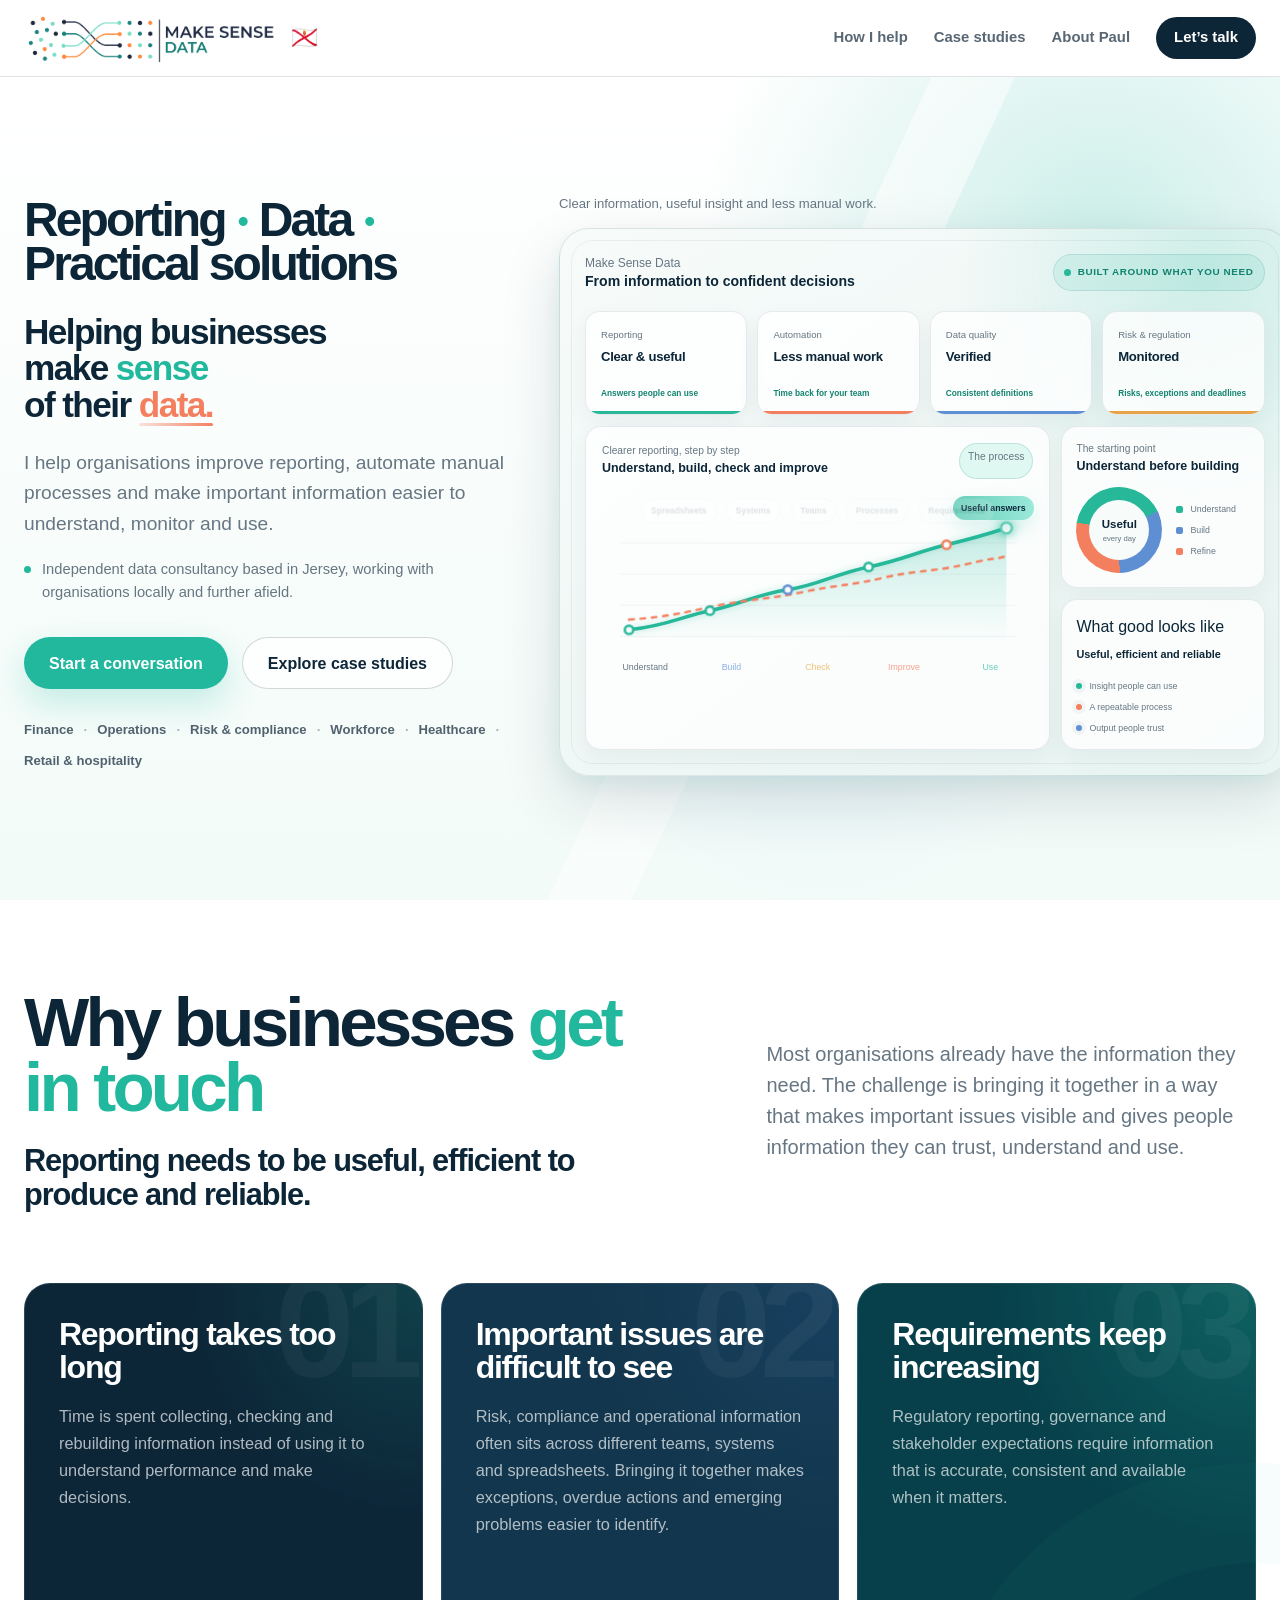
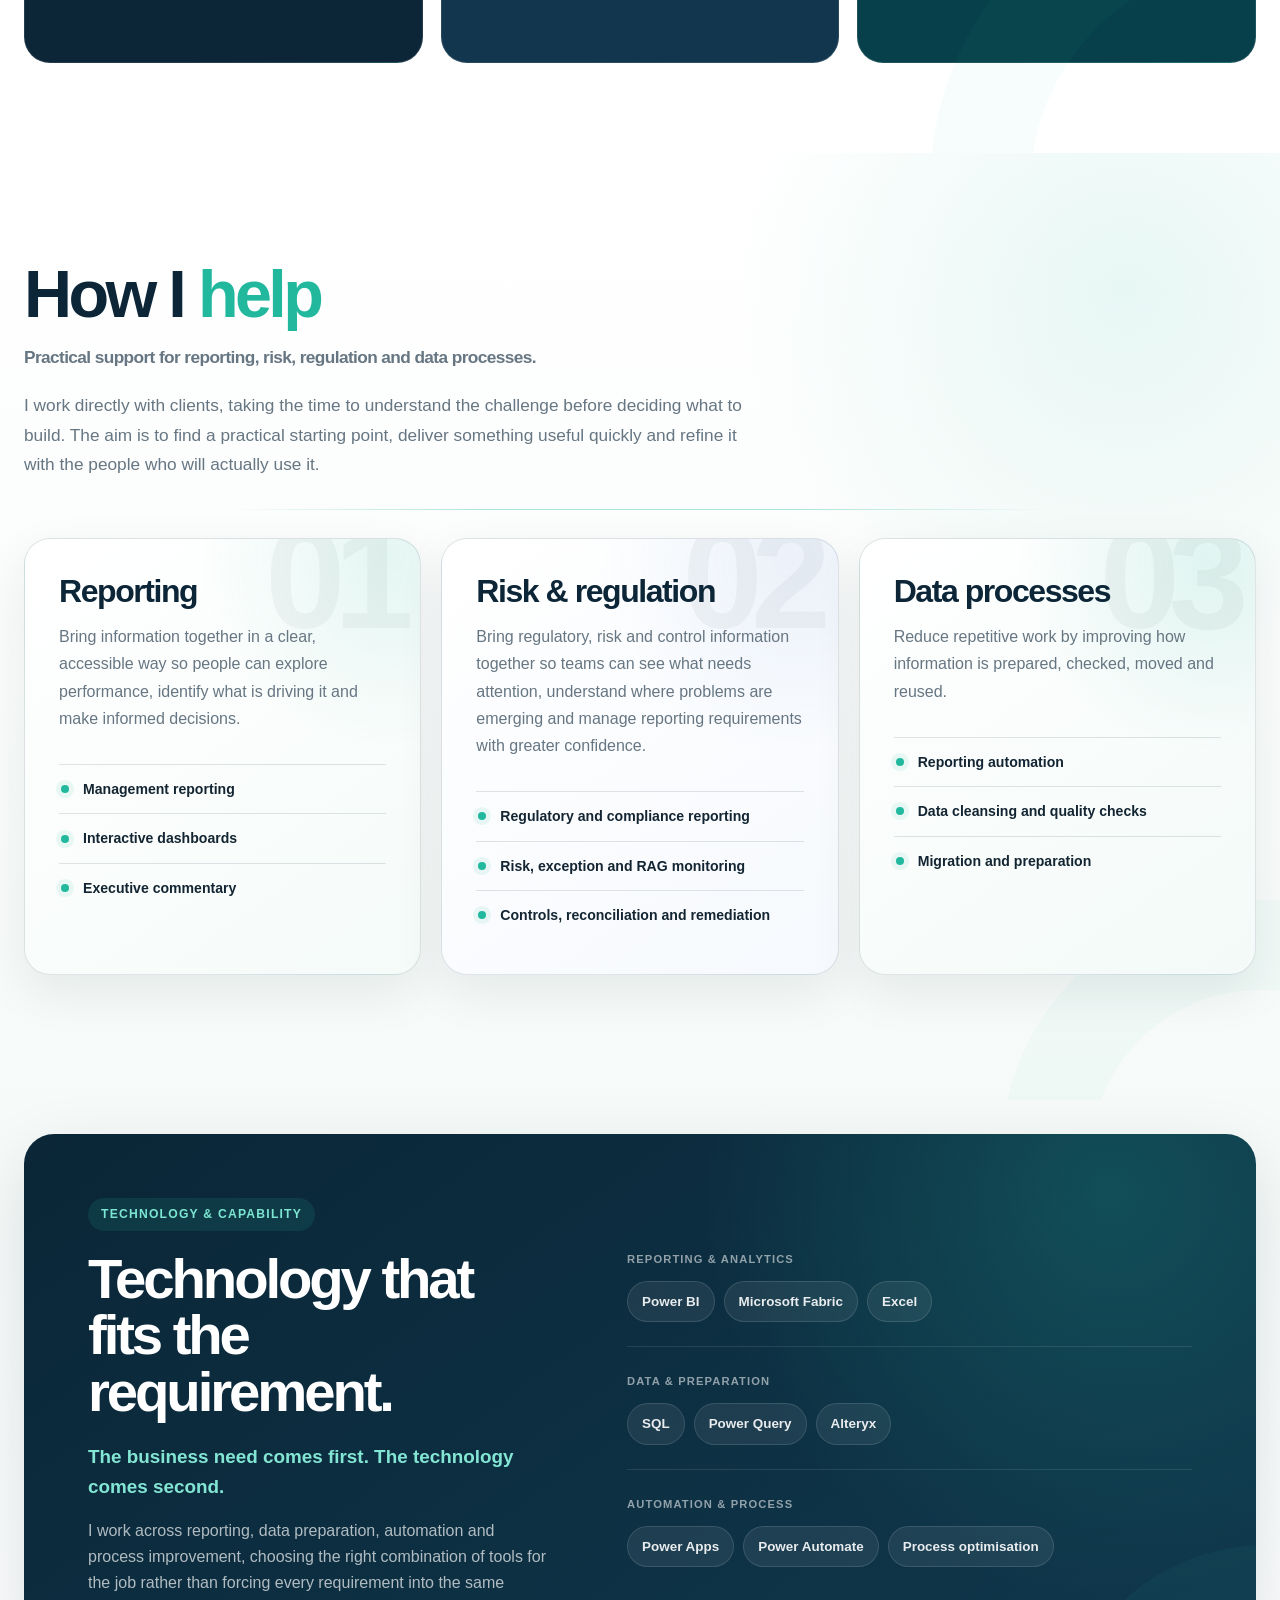
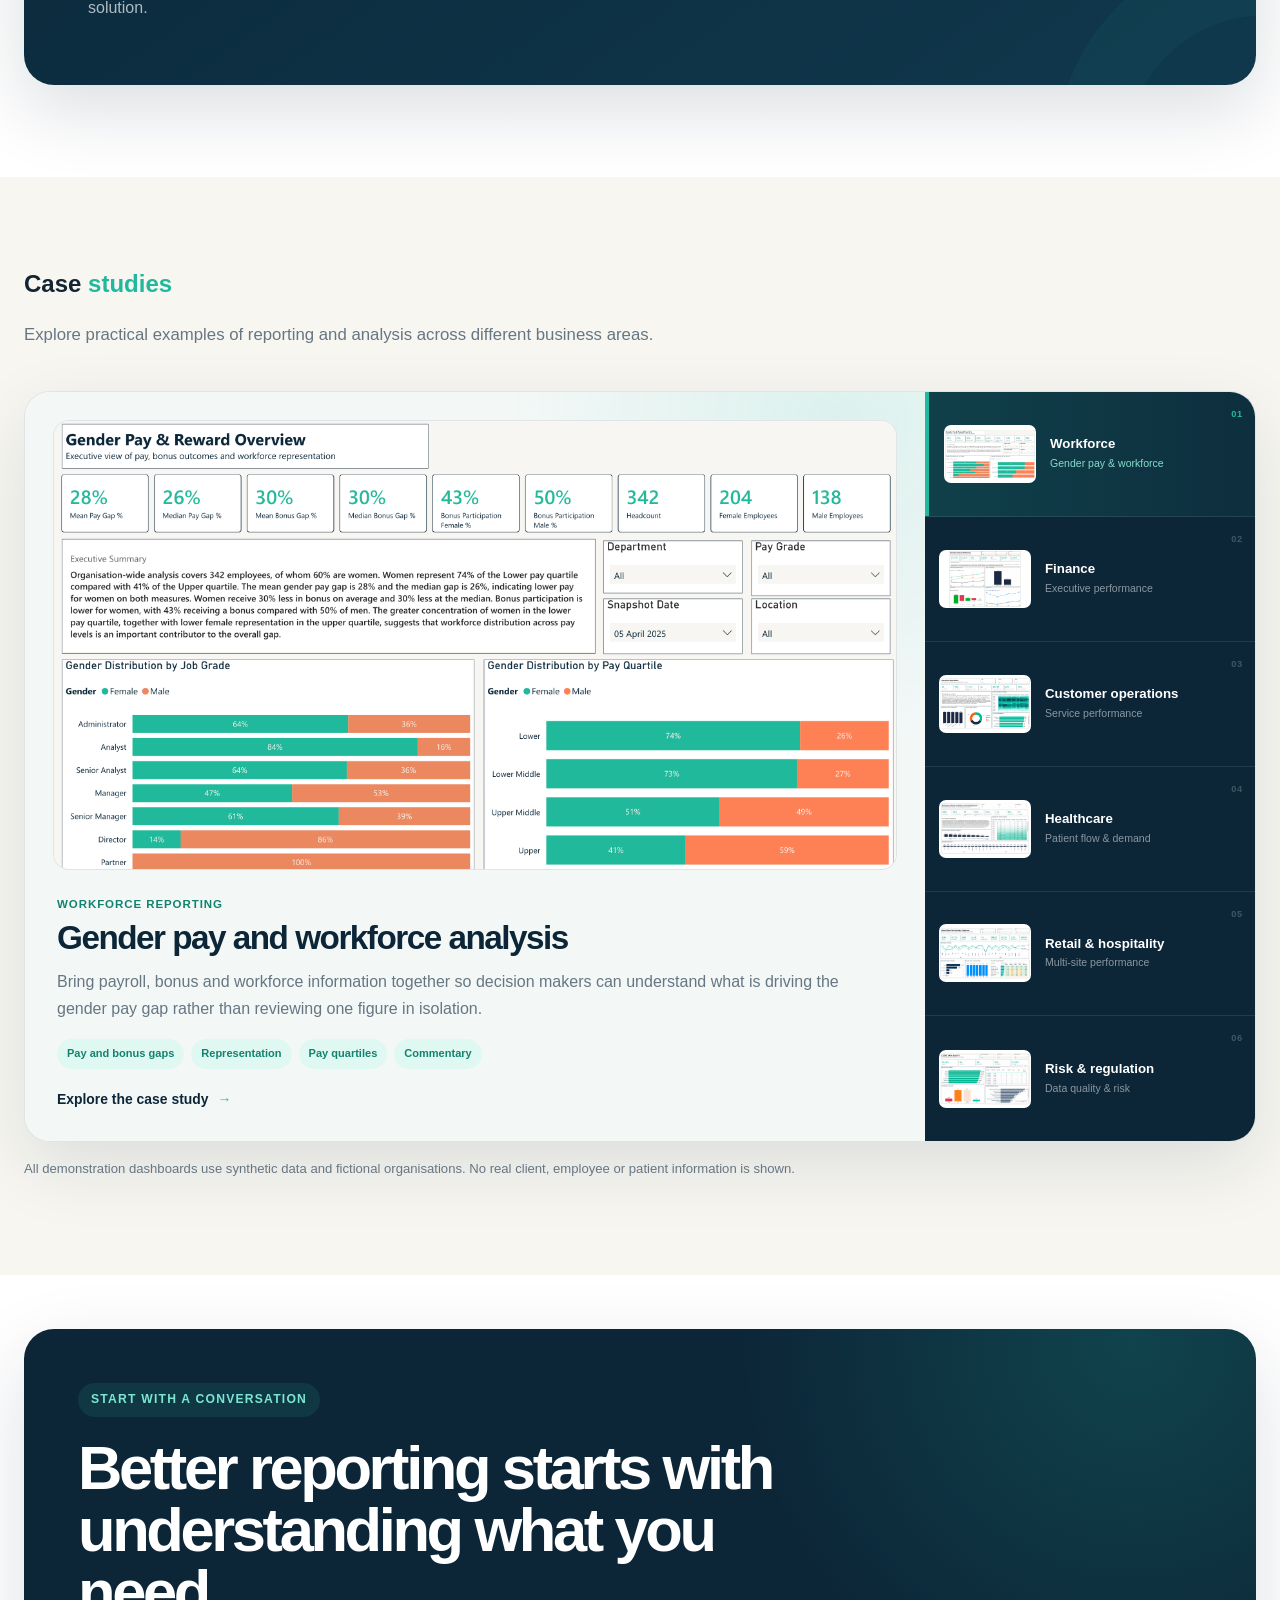
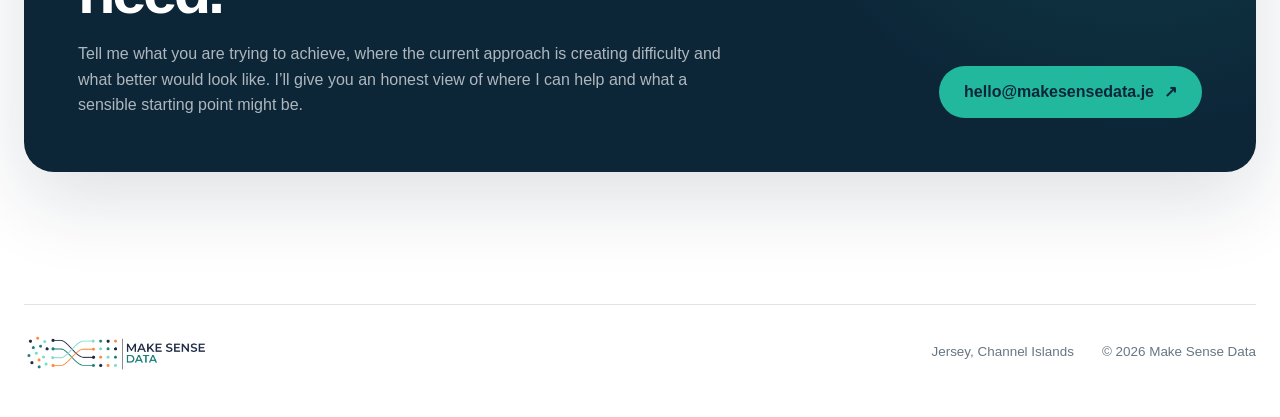
<file: index.html>
<!doctype html>
<html lang="en">

<head>

  <meta charset="utf-8">
  <meta name="viewport" content="width=device-width, initial-scale=1">

  <title>Reporting &amp; Data Consultancy Jersey | Make Sense Data</title>

  <meta
    name="description"
    content="Independent Jersey data consultancy helping organisations improve reporting, automate manual processes, monitor risk and regulatory information, and make better use of their data."
  >

  <meta name="robots" content="index, follow">

  <link
    rel="canonical"
    href="https://www.makesensedata.je/"
  >

  <meta
    property="og:title"
    content="Reporting & Data Consultancy Jersey | Make Sense Data"
  >

  <meta
    property="og:description"
    content="Practical reporting, data, risk and regulatory solutions built around the questions your organisation needs to answer."
  >

  <meta
    property="og:url"
    content="https://www.makesensedata.je/"
  >

  <meta property="og:type" content="website">


  <script type="application/ld+json">
  {
    "@context": "https://schema.org",
    "@type": "ProfessionalService",
    "name": "Make Sense Data",
    "url": "https://www.makesensedata.je/",
    "description": "Independent Jersey consultancy helping organisations improve reporting, automate manual processes, monitor risk and regulatory information and make better use of their data.",
    "founder": {
      "@type": "Person",
      "name": "Paul Burrows",
      "jobTitle": "Data and Reporting Consultant"
    },
    "areaServed": [
      {
        "@type": "Place",
        "name": "Jersey, Channel Islands"
      },
      {
        "@type": "Place",
        "name": "United Kingdom"
      }
    ]
  }
  </script>


  <link
    rel="stylesheet"
    href="css/style.css?v=20260818-1"
  >

  <script
    src="js/app.js?v=20260818-1"
    defer
  ></script>

</head>


<body>


  <!-- ==================================================
       HEADER
       ================================================== -->

  <header class="site-header">

    <div class="container nav-wrap">


      <a
        class="brand brand-logo"
        href="#top"
        aria-label="Make Sense Data home"
      >

        <img
          src="images/make-sense-data-logo.png"
          alt="Make Sense Data"
          class="site-logo"
        >

        <span
          class="brand-flag"
          aria-label="Jersey"
        >
          🇯🇪
        </span>

      </a>


      <button
        class="menu-toggle"
        type="button"
        aria-expanded="false"
        aria-controls="main-nav"
        aria-label="Open navigation"
      >

        <span></span>
        <span></span>

      </button>


      <nav
        class="main-nav"
        id="main-nav"
        aria-label="Main navigation"
      >

        <a href="#services">
          How I help
        </a>

        <a href="#work">
          Case studies
        </a>

        <a
          class="nav-about"
          href="about/"
        >
          About Paul
        </a>

        <a
          class="nav-cta"
          href="#contact"
        >
          Let’s talk
        </a>

      </nav>


    </div>

  </header>



  <main id="top">


    <!-- ==================================================
         HERO
         ================================================== -->

    <section class="hero">

      <div class="container">

        <div class="hero-grid">


          <!-- HERO COPY -->

          <div class="hero-copy">


            <h1 class="hero-title hero-positioning">

              <span class="hero-line">
                Reporting
              </span>

              <span
                class="hero-separator"
                aria-hidden="true"
              >
                •
              </span>

              <span class="hero-line">
                Data
              </span>

              <span
                class="hero-separator"
                aria-hidden="true"
              >
                •
              </span>

              <span class="hero-line">
                Practical solutions
              </span>

            </h1>


            <p class="hero-brand-statement">

  <span class="hero-brand-line hero-brand-line-one">
    Helping businesses
  </span>

  <span class="hero-brand-line hero-brand-line-two">
    make
    <span class="hero-accent hero-accent-teal">
      sense
    </span>
  </span>

  <span class="hero-brand-line hero-brand-line-three">
    of their
    <span class="hero-accent hero-accent-coral">
      data.
    </span>
  </span>

</p>


            <p class="lead">

              I help organisations improve reporting, automate manual
              processes and make important information easier to
              understand, monitor and use.

            </p>


            <p class="hero-location">

              Independent data consultancy based in Jersey, working
              with organisations locally and further afield.

            </p>


            <div class="hero-actions">

              <a
                class="button primary"
                href="#contact"
              >
                Start a conversation
              </a>

              <a
                class="button secondary"
                href="#work"
              >
                Explore case studies
              </a>

            </div>


            <div class="capabilities">

              <span>Finance</span>
              <span>Operations</span>
              <span>Risk &amp; compliance</span>
              <span>Workforce</span>
              <span>Healthcare</span>
              <span>Retail &amp; hospitality</span>

            </div>


          </div>



          <!-- ==================================================
               HERO DASHBOARD
               ================================================== -->

          <div class="hero-dashboard">


            <p class="hero-dashboard-intro">

              <span>
                Clear information, useful insight and less manual work.
              </span>

            </p>


            <div class="dashboard-shell">


              <!-- DASHBOARD TOOLBAR -->

              <div class="dashboard-toolbar">

                <div>

                  <small>
                    Make Sense Data
                  </small>

                  <strong>
                    From information to confident decisions
                  </strong>

                </div>


                <span class="live-status">

                  <i aria-hidden="true"></i>

                  Built around what you need

                </span>

              </div>



              <!-- DASHBOARD KPIS -->

              <div class="dashboard-kpis service-kpis">


                <div class="kpi-card kpi-green">

                  <span>
                    Reporting
                  </span>

                  <strong class="metric-swap">

                    <span
                      class="metric-number"
                      data-target="24"
                    >
                      0
                    </span>

                    <span class="metric-verify">
                      Checked
                    </span>

                    <span class="metric-words">
                      Clear &amp; useful
                    </span>

                  </strong>

                  <small>
                    Answers people can use
                  </small>

                </div>


                <div class="kpi-card kpi-coral">

                  <span>
                    Automation
                  </span>

                  <strong class="metric-swap">

                    <span
                      class="metric-number"
                      data-target="18"
                    >
                      0
                    </span>

                    <span class="metric-verify">
                      Repeatable
                    </span>

                    <span class="metric-words">
                      Less manual work
                    </span>

                  </strong>

                  <small>
                    Time back for your team
                  </small>

                </div>


                <div class="kpi-card kpi-blue">

                  <span>
                    Data quality
                  </span>

                  <strong class="metric-swap">

                    <span
                      class="metric-number"
                      data-target="96"
                      data-suffix="%"
                    >
                      0%
                    </span>

                    <span class="metric-verify">
                      Verified
                    </span>

                    <span class="metric-words">
                      Information you trust
                    </span>

                  </strong>

                  <small>
                    Consistent definitions
                  </small>

                </div>


                <div class="kpi-card kpi-amber">

                  <span>
                    Risk &amp; regulation
                  </span>

                  <strong class="metric-swap">

                    <span
                      class="metric-number"
                      data-target="7"
                    >
                      0
                    </span>

                    <span class="metric-verify">
                      Monitored
                    </span>

                    <span class="metric-words">
                      Visible &amp; controlled
                    </span>

                  </strong>

                  <small>
                    Risks, exceptions and deadlines
                  </small>

                </div>


              </div>



              <!-- DASHBOARD MAIN -->

              <div class="dashboard-main">


                <!-- PROCESS PANEL -->

                <div class="chart-panel process-panel">


                  <div class="panel-heading">

                    <div>

                      <span>
                        Clearer reporting, step by step
                      </span>

                      <strong>
                        Understand, build, check and improve
                      </strong>

                    </div>


                    <span class="panel-pill">
                      The process
                    </span>

                  </div>



                  <div
                    class="source-cloud"
                    aria-hidden="true"
                  >

                    <span style="--sx:-26px; --sy:8px;">
                      Spreadsheets
                    </span>

                    <span style="--sx:19px; --sy:-12px;">
                      Systems
                    </span>

                    <span style="--sx:-12px; --sy:18px;">
                      Teams
                    </span>

                    <span style="--sx:30px; --sy:5px;">
                      Processes
                    </span>

                    <span style="--sx:-20px; --sy:-10px;">
                      Requirements
                    </span>

                  </div>



                  <div class="line-chart process-chart">


                    <span class="decision-label">
                      Useful answers
                    </span>


                    <svg
                      viewBox="0 0 720 255"
                      role="img"
                      aria-label="Illustrative process showing information becoming more useful as it moves from understanding through to practical use"
                    >


                      <defs>

                        <linearGradient
                          id="heroAreaFill"
                          x1="0"
                          y1="0"
                          x2="0"
                          y2="1"
                        >

                          <stop
                            offset="0%"
                            stop-color="#27b89a"
                            stop-opacity=".26"
                          />

                          <stop
                            offset="100%"
                            stop-color="#27b89a"
                            stop-opacity="0"
                          />

                        </linearGradient>

                      </defs>



                      <g class="grid-lines">

                        <line
                          x1="30"
                          y1="60"
                          x2="690"
                          y2="60"
                        ></line>

                        <line
                          x1="30"
                          y1="112"
                          x2="690"
                          y2="112"
                        ></line>

                        <line
                          x1="30"
                          y1="164"
                          x2="690"
                          y2="164"
                        ></line>

                        <line
                          x1="30"
                          y1="216"
                          x2="690"
                          y2="216"
                        ></line>

                      </g>



                      <path
                        class="area-path"
                        fill="url(#heroAreaFill)"
                        d="
                          M45 205
                          C110 198, 135 182, 180 173
                          S260 145, 310 138
                          S390 111, 445 100
                          S525 75, 575 63
                          S635 48, 675 35
                          L675 225
                          L45 225
                          Z
                        "
                      />


                      <path
                        class="trend-main"
                        d="
                          M45 205
                          C110 198, 135 182, 180 173
                          S260 145, 310 138
                          S390 111, 445 100
                          S525 75, 575 63
                          S635 48, 675 35
                        "
                      />


                      <path
                        class="trend-comparison"
                        d="
                          M45 188
                          C115 183, 145 174, 195 164
                          S285 153, 335 142
                          S420 130, 470 118
                          S555 108, 610 95
                          S650 89, 675 82
                        "
                      />



                      <g class="chart-dots">

                        <circle
                          class="dot-green"
                          cx="45"
                          cy="205"
                          r="7"
                        ></circle>

                        <circle
                          class="dot-green"
                          cx="180"
                          cy="173"
                          r="7"
                        ></circle>

                        <circle
                          class="dot-blue"
                          cx="310"
                          cy="138"
                          r="7"
                        ></circle>

                        <circle
                          class="dot-green"
                          cx="445"
                          cy="100"
                          r="7"
                        ></circle>

                        <circle
                          class="dot-coral"
                          cx="575"
                          cy="63"
                          r="7"
                        ></circle>

                        <circle
                          class="dot-green decision-dot"
                          cx="675"
                          cy="35"
                          r="9"
                        ></circle>

                      </g>


                    </svg>



                    <div class="chart-labels process-labels">

                      <span>Understand</span>
                      <span>Build</span>
                      <span>Check</span>
                      <span>Improve</span>
                      <span>Use</span>

                    </div>


                  </div>

                </div>



                <!-- DASHBOARD SIDE -->

                <div class="dashboard-side">


                  <div class="donut-panel">


                    <div class="panel-heading">

                      <div>

                        <span>
                          The starting point
                        </span>

                        <strong>
                          Understand before building
                        </strong>

                      </div>

                    </div>



                    <div class="donut-wrap">


                      <div
                        class="donut dashboard-donut"
                        aria-hidden="true"
                      >

                        <div>

                          <strong>
                            Useful
                          </strong>

                          <span>
                            every day
                          </span>

                        </div>

                      </div>



                      <ul class="legend">

                        <li>
                          <i class="legend-green"></i>
                          Understand
                        </li>

                        <li>
                          <i class="legend-blue"></i>
                          Build
                        </li>

                        <li>
                          <i class="legend-coral"></i>
                          Refine
                        </li>

                      </ul>


                    </div>

                  </div>



                  <div class="quality-panel principles-panel">

                    <div>

                      <span>
                        What good looks like
                      </span>

                      <strong>
                        Useful, efficient and reliable
                      </strong>

                    </div>


                    <ul class="principle-list">

                      <li class="principle-green">
                        Insight people can use
                      </li>

                      <li class="principle-coral">
                        A repeatable process
                      </li>

                      <li class="principle-blue">
                        Output people trust
                      </li>

                    </ul>

                  </div>


                </div>

              </div>

            </div>

          </div>

        </div>

      </div>

    </section>



    <!-- ==================================================
         WHY BUSINESSES GET IN TOUCH
         ================================================== -->

    <section class="why-section">

      <div class="container">


        <div class="why-grid">


          <div class="why-heading reveal">


            <h2 class="why-title">
  Why businesses <span class="heading-accent">get in touch</span>
</h2>


            <p class="why-statement">
              Reporting needs to be useful, efficient to produce and reliable.
            </p>


          </div>



          <div class="why-intro reveal">

            <p>
              Most organisations already have the information they need.
              The challenge is bringing it together in a way that makes
              important issues visible and gives people information they
              can trust, understand and use.
            </p>

          </div>


        </div>



        <div class="why-problems reveal-group">


          <!-- PROBLEM 01 -->

          <article
            class="why-problem reveal"
            data-step="01"
          >

            <div>

              <h3>
                Reporting takes too long
              </h3>

              <p>
                Time is spent collecting, checking and rebuilding information
                instead of using it to understand performance and make
                decisions.
              </p>

            </div>

          </article>



          <!-- PROBLEM 02 -->

          <article
            class="why-problem reveal"
            data-step="02"
          >

            <div>

              <h3>
                Important issues are difficult to see
              </h3>

              <p>
                Risk, compliance and operational information often sits
                across different teams, systems and spreadsheets. Bringing
                it together makes exceptions, overdue actions and emerging
                problems easier to identify.
              </p>

            </div>

          </article>



          <!-- PROBLEM 03 -->

          <article
            class="why-problem reveal"
            data-step="03"
          >

            <div>

              <h3>
                Requirements keep increasing
              </h3>

              <p>
                Regulatory reporting, governance and stakeholder expectations
                require information that is accurate, consistent and available
                when it matters.
              </p>

            </div>

          </article>


        </div>

      </div>

    </section>



    <!-- ==================================================
         HOW I HELP
         ================================================== -->

    <section
      class="section services-section"
      id="services"
    >

      <div class="container">


        <div class="section-heading reveal">


          <h2 class="section-title">
  How I <span class="heading-accent">help</span>
</h2>


          <p class="section-statement">
            Practical support for reporting, risk, regulation and data processes.
          </p>


          <p class="section-description">
            I work directly with clients, taking the time to understand
            the challenge before deciding what to build. The aim is to
            find a practical starting point, deliver something useful
            quickly and refine it with the people who will actually use it.
          </p>


        </div>



        <div class="service-pillars reveal-group">


          <!-- REPORTING -->

          <article
            class="service-pillar reveal"
            data-step="01"
          >

            <h3>
              Reporting
            </h3>

            <p>
              Bring information together in a clear, accessible way so
              people can explore performance, identify what is driving it
              and make informed decisions.
            </p>

            <ul>

              <li>
                Management reporting
              </li>

              <li>
                Interactive dashboards
              </li>

              <li>
                Executive commentary
              </li>

            </ul>

          </article>



          <!-- RISK & REGULATION -->

          <article
            class="service-pillar reveal"
            data-step="02"
          >

            <h3>
              Risk &amp; regulation
            </h3>

            <p>
              Bring regulatory, risk and control information together so
              teams can see what needs attention, understand where problems
              are emerging and manage reporting requirements with greater
              confidence.
            </p>

            <ul>

              <li>
                Regulatory and compliance reporting
              </li>

              <li>
                Risk, exception and RAG monitoring
              </li>

              <li>
                Controls, reconciliation and remediation
              </li>

            </ul>

          </article>



          <!-- DATA PROCESSES -->

          <article
            class="service-pillar reveal"
            data-step="03"
          >

            <h3>
              Data processes
            </h3>

            <p>
              Reduce repetitive work by improving how information is
              prepared, checked, moved and reused.
            </p>

            <ul>

              <li>
                Reporting automation
              </li>

              <li>
                Data cleansing and quality checks
              </li>

              <li>
                Migration and preparation
              </li>

            </ul>

          </article>


        </div>

      </div>

    </section>



    <!-- ==================================================
         TECHNOLOGY & CAPABILITY
         ================================================== -->

    <section class="technology-section">

      <div class="container">


        <div class="technology-panel reveal">


          <div class="technology-copy">


            <p class="eyebrow dark-eyebrow">
              Technology &amp; capability
            </p>


            <h2>
              Technology that fits the requirement.
            </h2>


            <p class="technology-lead">
              The business need comes first. The technology comes second.
            </p>


            <p class="technology-text">
              I work across reporting, data preparation, automation and
              process improvement, choosing the right combination of tools
              for the job rather than forcing every requirement into the
              same solution.
            </p>


          </div>



          <div class="technology-stack">


            <!-- REPORTING TOOLS -->

            <div class="technology-group">

              <span class="technology-group-label">
                Reporting &amp; analytics
              </span>

              <div class="technology-pills">

                <span>Power BI</span>
                <span>Microsoft Fabric</span>
                <span>Excel</span>

              </div>

            </div>



            <!-- DATA TOOLS -->

            <div class="technology-group">

              <span class="technology-group-label">
                Data &amp; preparation
              </span>

              <div class="technology-pills">

                <span>SQL</span>
                <span>Power Query</span>
                <span>Alteryx</span>

              </div>

            </div>



            <!-- AUTOMATION TOOLS -->

            <div class="technology-group">

              <span class="technology-group-label">
                Automation &amp; process
              </span>

              <div class="technology-pills">

                <span>Power Apps</span>
                <span>Power Automate</span>
                <span>Process optimisation</span>

              </div>

            </div>


          </div>

        </div>

      </div>

    </section>

<!-- ==================================================
     CASE STUDIES
     ================================================== -->

<section
  class="case-showcase-section"
  id="work"
>

  <div class="container">


    <div class="case-showcase-heading">

      <h1 class="section-title">
        Case <span class="heading-accent">studies</span>
      </h1>

      <p>
        Explore practical examples of reporting and analysis across
        different business areas.
      </p>

    </div>


    <div class="case-showcase">


      <!-- ==================================================
           LARGE DISPLAY
           ================================================== -->

      <div class="case-showcase-main">


        <div class="case-showcase-image">

          <img
            id="caseShowcaseImage"
            src="images/gender-pay-dashboard.png"
            alt="Gender Pay and Workforce Analytics dashboard"
          >

        </div>


        <div class="case-showcase-content">


          <p
            class="case-showcase-type"
            id="caseShowcaseType"
          >
            Workforce reporting
          </p>


          <h3 id="caseShowcaseTitle">
            Gender pay and workforce analysis
          </h3>


          <p
            class="case-showcase-description"
            id="caseShowcaseDescription"
          >
            Bring payroll, bonus and workforce information together so
            decision makers can understand what is driving the gender pay
            gap rather than reviewing one figure in isolation.
          </p>


          <div
            class="case-showcase-tags"
            id="caseShowcaseTags"
          >

            <span>Pay and bonus gaps</span>
            <span>Representation</span>
            <span>Pay quartiles</span>
            <span>Commentary</span>

          </div>


          <a
            class="case-showcase-link"
            id="caseShowcaseLink"
            href="gender-pay-analytics/"
          >
            Explore the case study
            <span aria-hidden="true">→</span>
          </a>


        </div>

      </div>



      <!-- ==================================================
           CASE SELECTOR
           ================================================== -->

      <div
        class="case-showcase-list"
        aria-label="Choose a case study"
      >


        <!-- 01 WORKFORCE -->

        <button
          class="case-showcase-option is-active"
          type="button"

          data-image="images/gender-pay-dashboard.png"

          data-alt="Gender Pay and Workforce Analytics dashboard"

          data-type="Workforce reporting"

          data-title="Gender pay and workforce analysis"

          data-description="Bring payroll, bonus and workforce information together so decision makers can understand what is driving the gender pay gap rather than reviewing one figure in isolation."

          data-tags="Pay and bonus gaps|Representation|Pay quartiles|Commentary"

          data-link="gender-pay-analytics/"
        >

          <img
            src="images/gender-pay-dashboard.png"
            alt=""
          >

          <span class="case-option-copy">

            <strong>
              Workforce
            </strong>

            <small>
              Gender pay &amp; workforce
            </small>

          </span>

          <span class="case-option-number">
            01
          </span>

        </button>



        <!-- 02 FINANCE -->

        <button
          class="case-showcase-option"
          type="button"

          data-image="images/finance-dashboard.png"

          data-alt="Executive Financial Performance dashboard"

          data-type="Finance reporting"

          data-title="Executive financial overview"

          data-description="Bring revenue, profitability, budgets and customer performance together so leaders can see what has changed and where attention is needed."

          data-tags="Revenue|Profitability|Budgets|Management commentary"

          data-link="executive-finance-analytics/"
        >

          <img
            src="images/finance-dashboard.png"
            alt=""
          >

          <span class="case-option-copy">

            <strong>
              Finance
            </strong>

            <small>
              Executive performance
            </small>

          </span>

          <span class="case-option-number">
            02
          </span>

        </button>



        <!-- 03 CUSTOMER OPERATIONS -->

        <button
          class="case-showcase-option"
          type="button"

          data-image="images/customer-services-dashboard.png"

          data-alt="Customer Services operational dashboard"

          data-type="Customer operations"

          data-title="Customer service &amp; operations"

          data-description="Bring contact demand, service levels, customer outcomes and adviser performance together so managers can identify patterns and understand pressure points."

          data-tags="Contact demand|Service levels|Customer outcomes|Adviser performance"

          data-link="customer-services-analytics/"
        >

          <img
            src="images/customer-services-dashboard.png"
            alt=""
          >

          <span class="case-option-copy">

            <strong>
              Customer operations
            </strong>

            <small>
              Service performance
            </small>

          </span>

          <span class="case-option-number">
            03
          </span>

        </button>



        <!-- 04 HEALTHCARE -->

        <button
          class="case-showcase-option"
          type="button"

          data-image="images/emergency-department-dashboard.png"

          data-alt="Emergency Department patient flow dashboard"

          data-type="Healthcare operations"

          data-title="Emergency department analytics"

          data-description="Explore demand, waiting times, patient flow and operational performance to identify where pressure is building and where flow is slowing."

          data-tags="Patient flow|Waiting times|Demand patterns|Clinical operations"

          data-link="emergency-department-analytics/"
        >

          <img
            src="images/emergency-department-dashboard.png"
            alt=""
          >

          <span class="case-option-copy">

            <strong>
              Healthcare
            </strong>

            <small>
              Patient flow &amp; demand
            </small>

          </span>

          <span class="case-option-number">
            04
          </span>

        </button>



        <!-- 05 RETAIL -->

        <button
          class="case-showcase-option"
          type="button"

          data-image="images/island-brew-dashboard.png"

          data-alt="Island Brew multi-site retail performance dashboard"

          data-type="Retail &amp; hospitality"

          data-title="Multi-site retail performance"

          data-description="Bring sales, margins, labour, waste and targets together to understand how individual locations are performing and what is driving the difference."

          data-tags="Sales|Profitability|Labour efficiency|Store performance"

          data-link="island-brew-analytics/"
        >

          <img
            src="images/island-brew-dashboard.png"
            alt=""
          >

          <span class="case-option-copy">

            <strong>
              Retail &amp; hospitality
            </strong>

            <small>
              Multi-site performance
            </small>

          </span>

          <span class="case-option-number">
            05
          </span>

        </button>



        <!-- 06 RISK & REGULATION -->

        <button
          class="case-showcase-option"
          type="button"

          data-image="images/regulatory-data-quality-dashboard.png"

          data-alt="Regulatory Data Quality Dashboard"

          data-type="Risk &amp; regulation"

          data-title="Regulatory data quality dashboard"

          data-description="Combine data quality issues, regulatory impact and severity weighting into a prioritised view of where attention and remediation are needed."

          data-tags="Risk scoring|RAG monitoring|Data quality|Remediation priorities"

          data-link="regulatory-data-quality-dashboard/"
        >

          <img
            src="images/regulatory-data-quality-dashboard.png"
            alt=""
          >

          <span class="case-option-copy">

            <strong>
              Risk &amp; regulation
            </strong>

            <small>
              Data quality &amp; risk
            </small>

          </span>

          <span class="case-option-number">
            06
          </span>

        </button>


      </div>

    </div>


    <p class="demo-note">
      All demonstration dashboards use synthetic data and fictional
      organisations. No real client, employee or patient information is shown.
    </p>


  </div>

</section>

    



    <!-- ==================================================
         CONTACT
         ================================================== -->

    <section
      class="section contact-section"
      id="contact"
    >

      <div class="container">


        <div class="contact-panel reveal">


          <div>


            <p class="eyebrow dark-eyebrow">
              Start with a conversation
            </p>


            <h2>
              Better reporting starts with understanding what you need.
            </h2>


            <p>
              Tell me what you are trying to achieve, where the current
              approach is creating difficulty and what better would look
              like. I’ll give you an honest view of where I can help and
              what a sensible starting point might be.
            </p>


          </div>



          <a
            class="button contact-button"
            href="mailto:hello@makesensedata.je?subject=Reporting%20and%20data%20enquiry"
          >

            hello@makesensedata.je

            <span aria-hidden="true">
              ↗
            </span>

          </a>


        </div>

      </div>

    </section>


  </main>



  <!-- ==================================================
       FOOTER
       ================================================== -->

  <footer class="site-footer">

    <div class="container footer-wrap">


      <a
        class="brand brand-logo footer-brand"
        href="#top"
        aria-label="Make Sense Data home"
      >

        <img
          src="images/make-sense-data-logo.png"
          alt="Make Sense Data"
          class="footer-logo"
        >

      </a>


      <p>
        Jersey, Channel Islands
      </p>


      <p>
        © <span id="year"></span> Make Sense Data
      </p>


    </div>

  </footer>


</body>

</html>
</file>
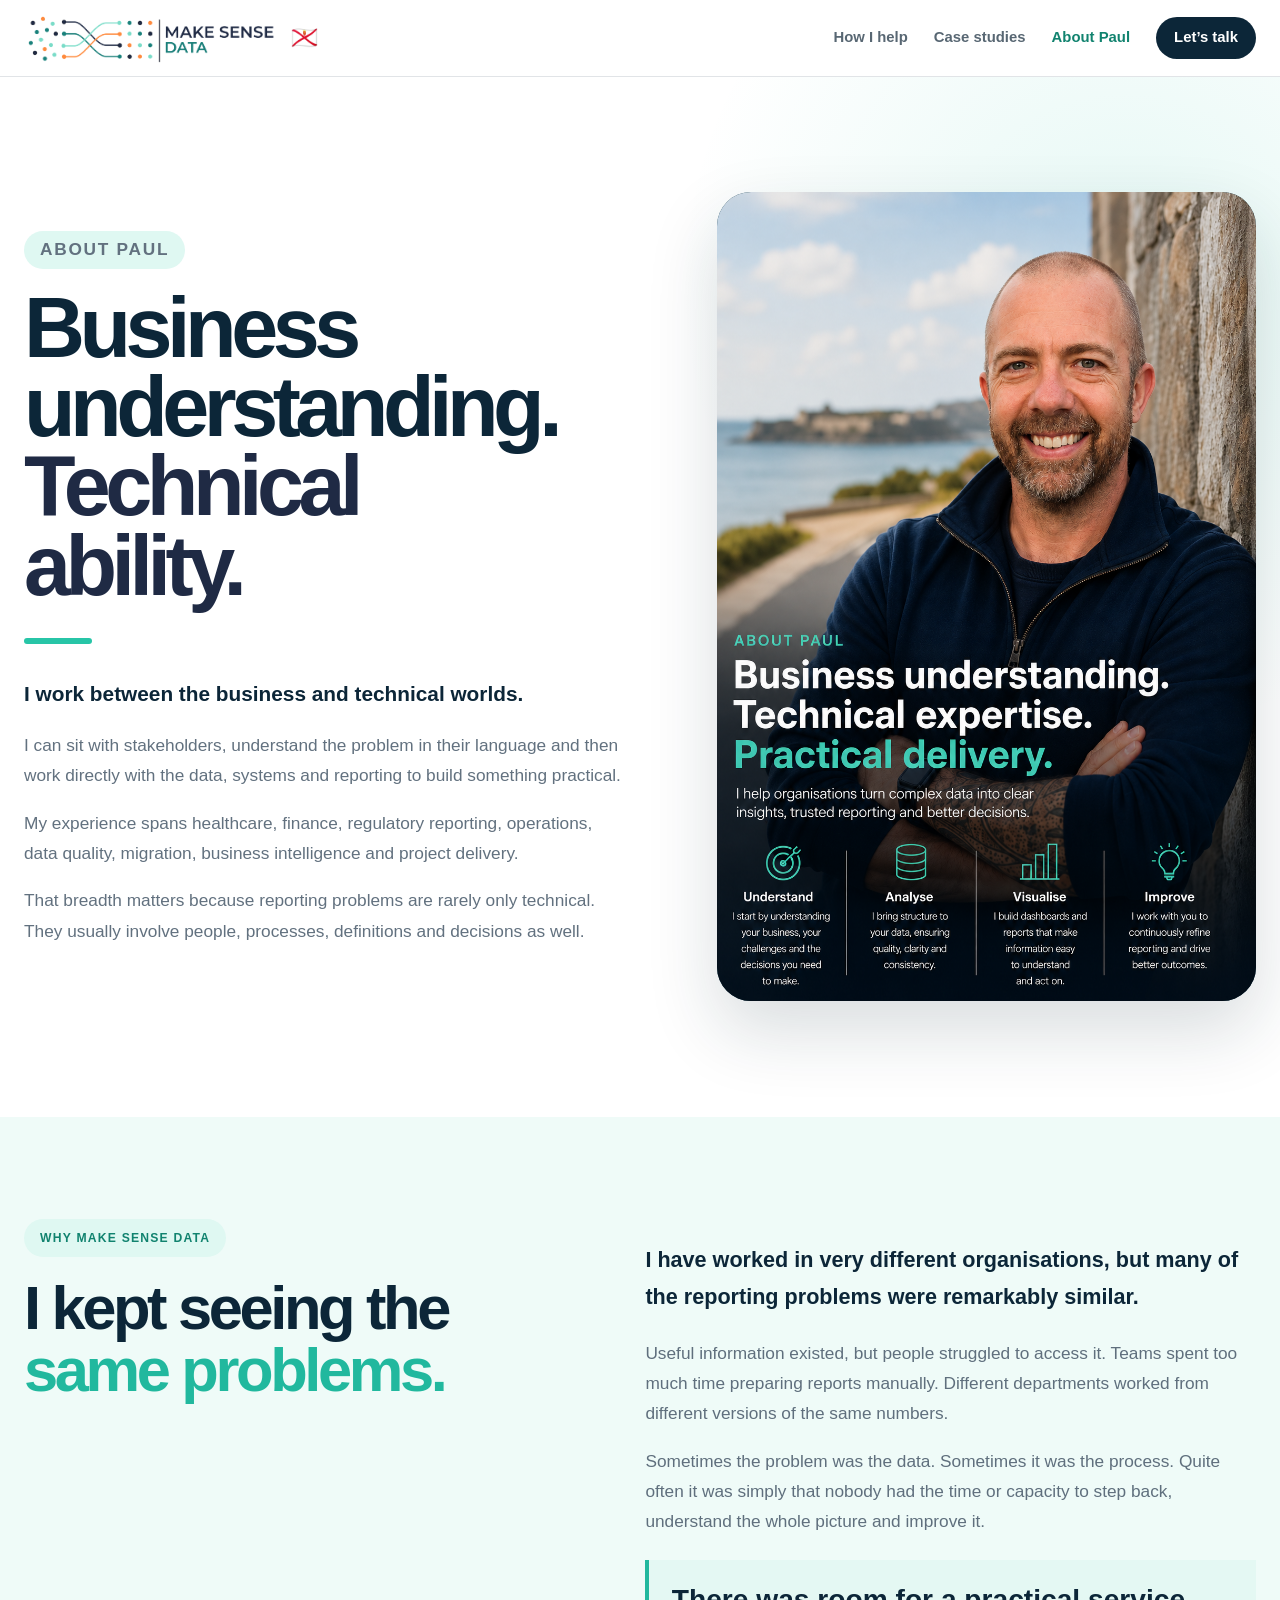
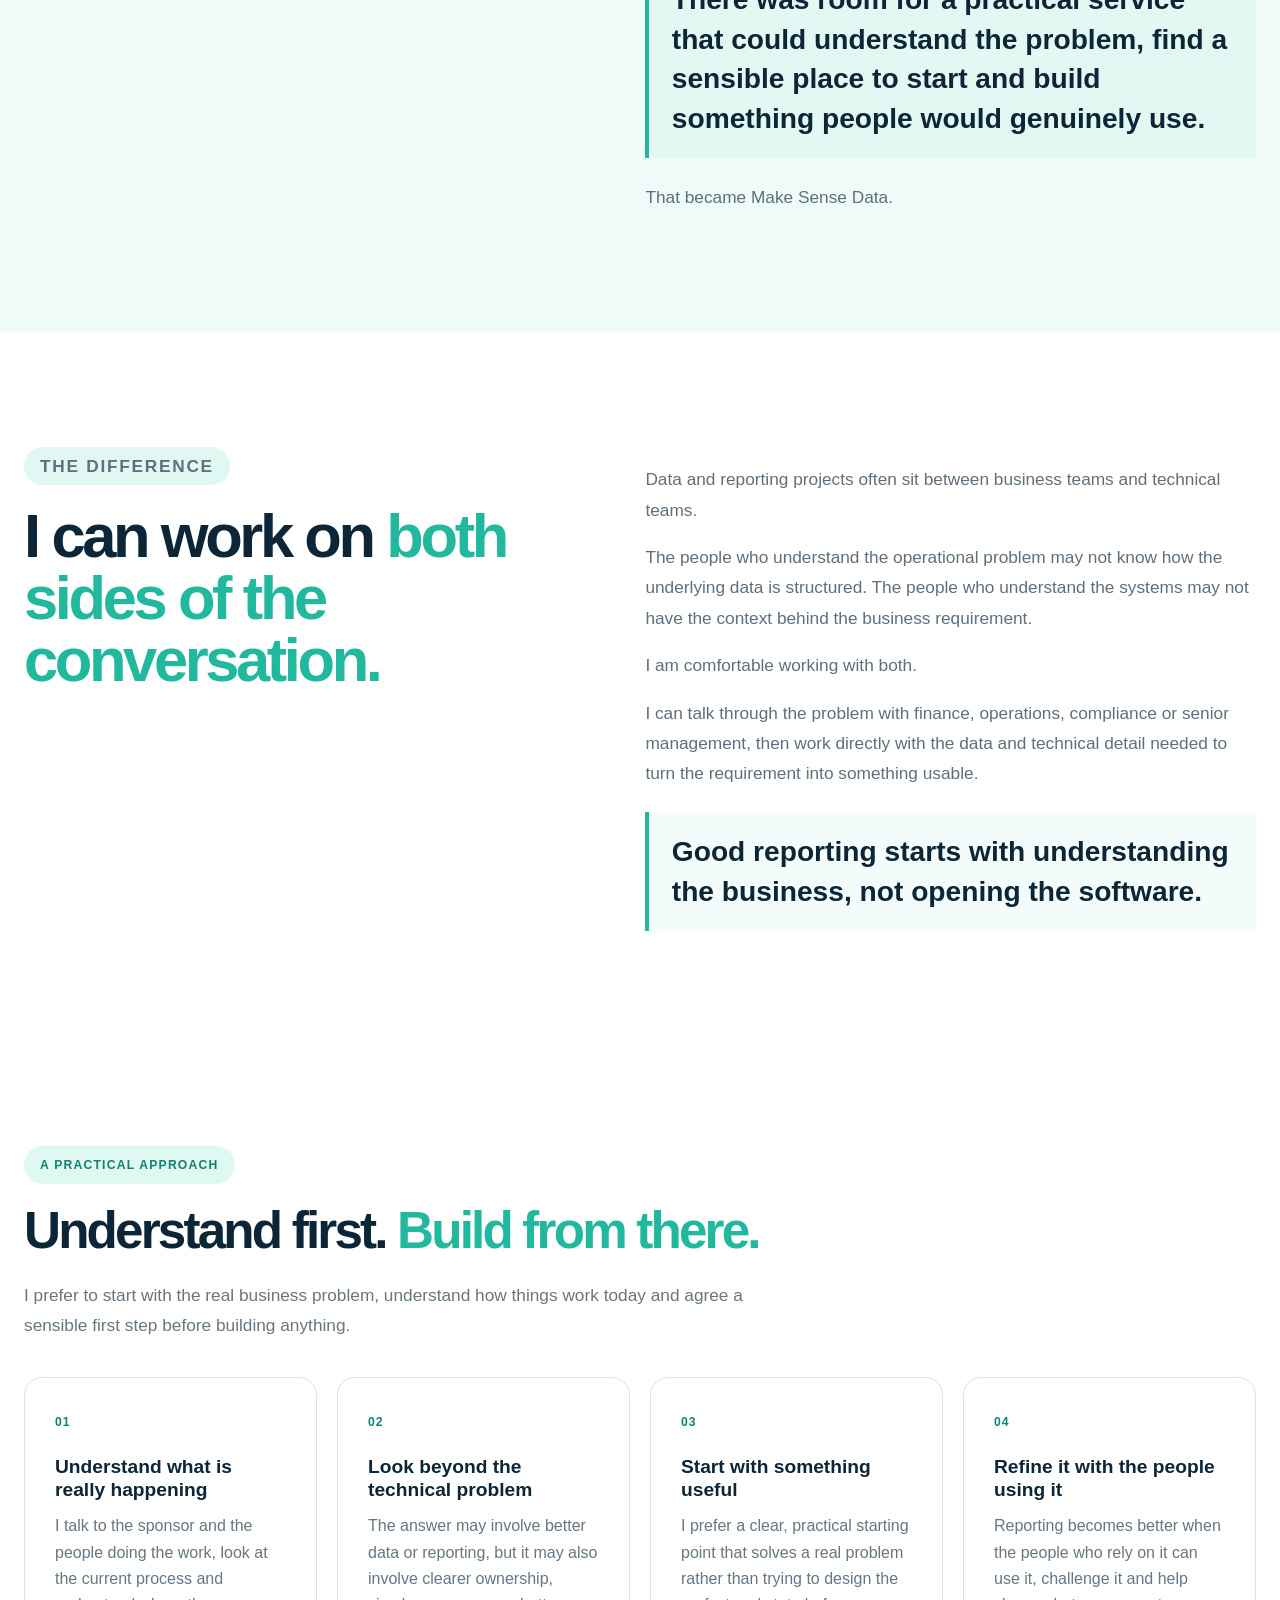
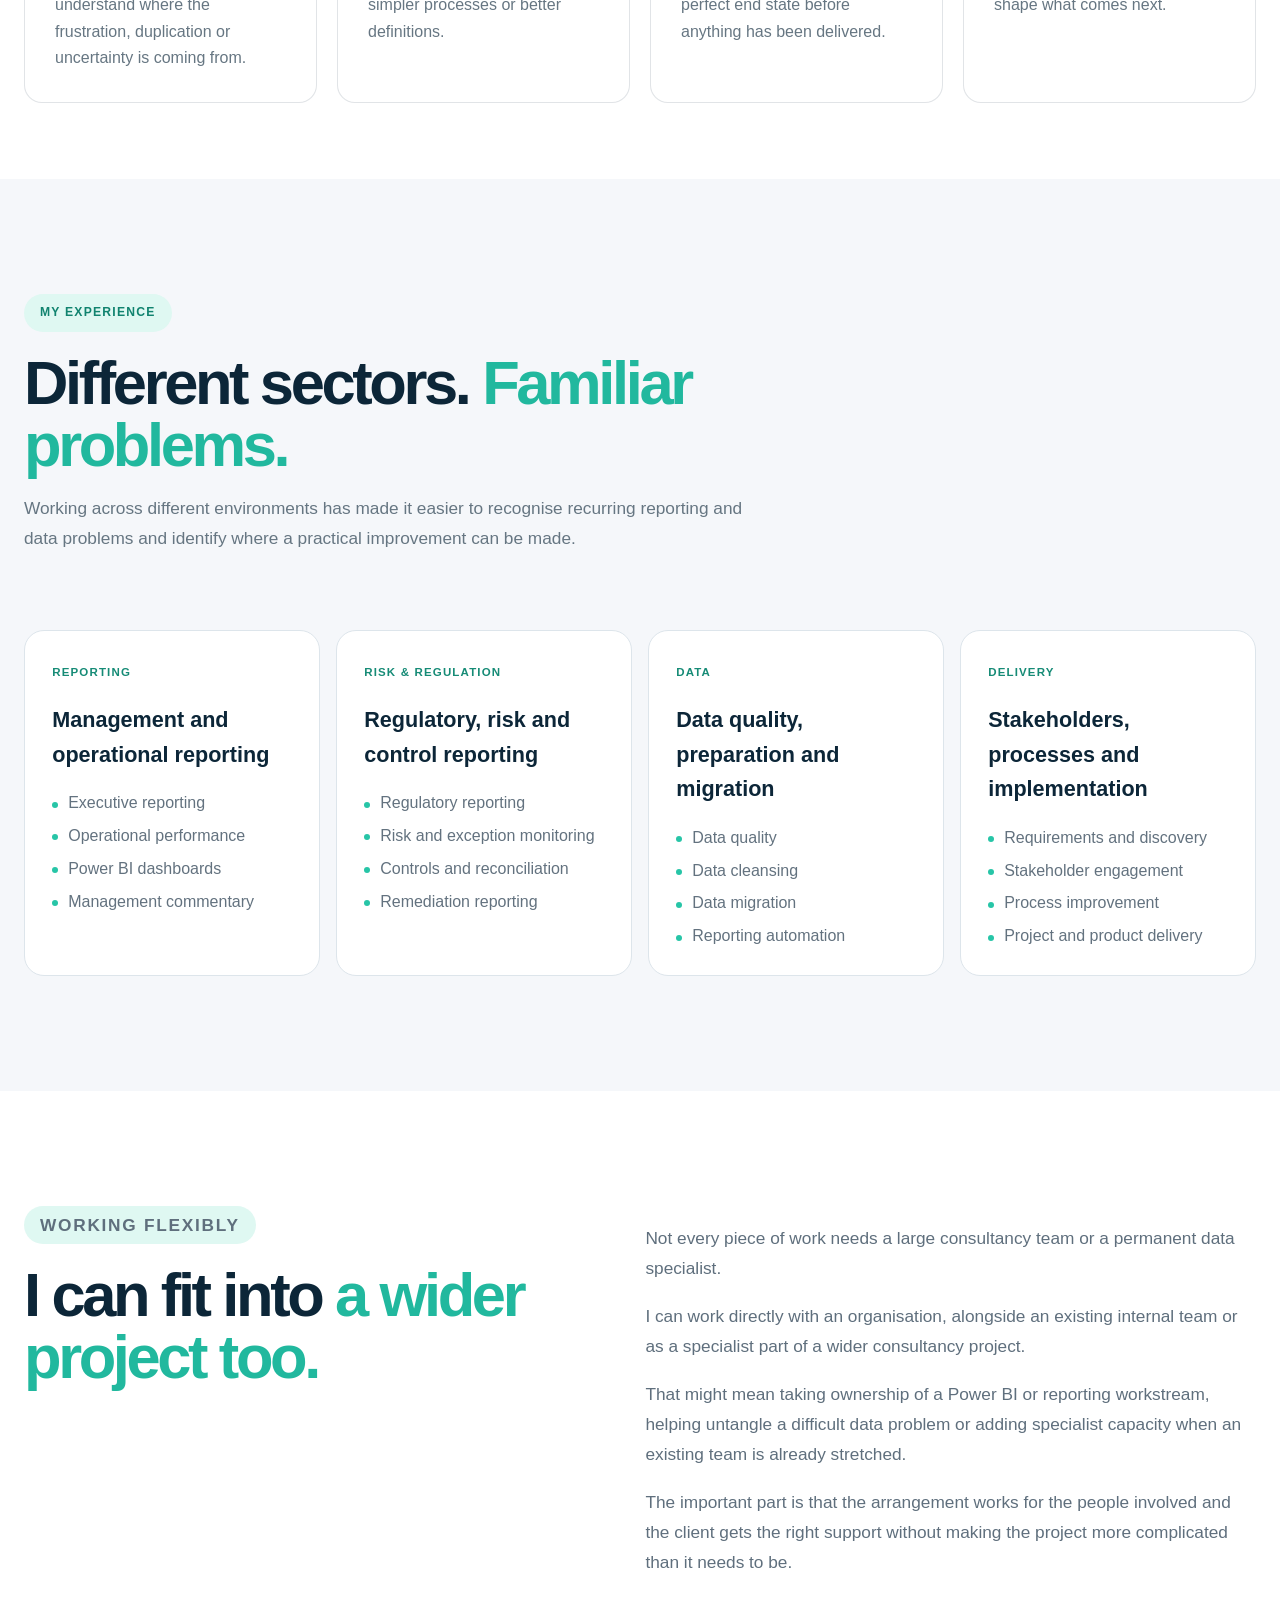
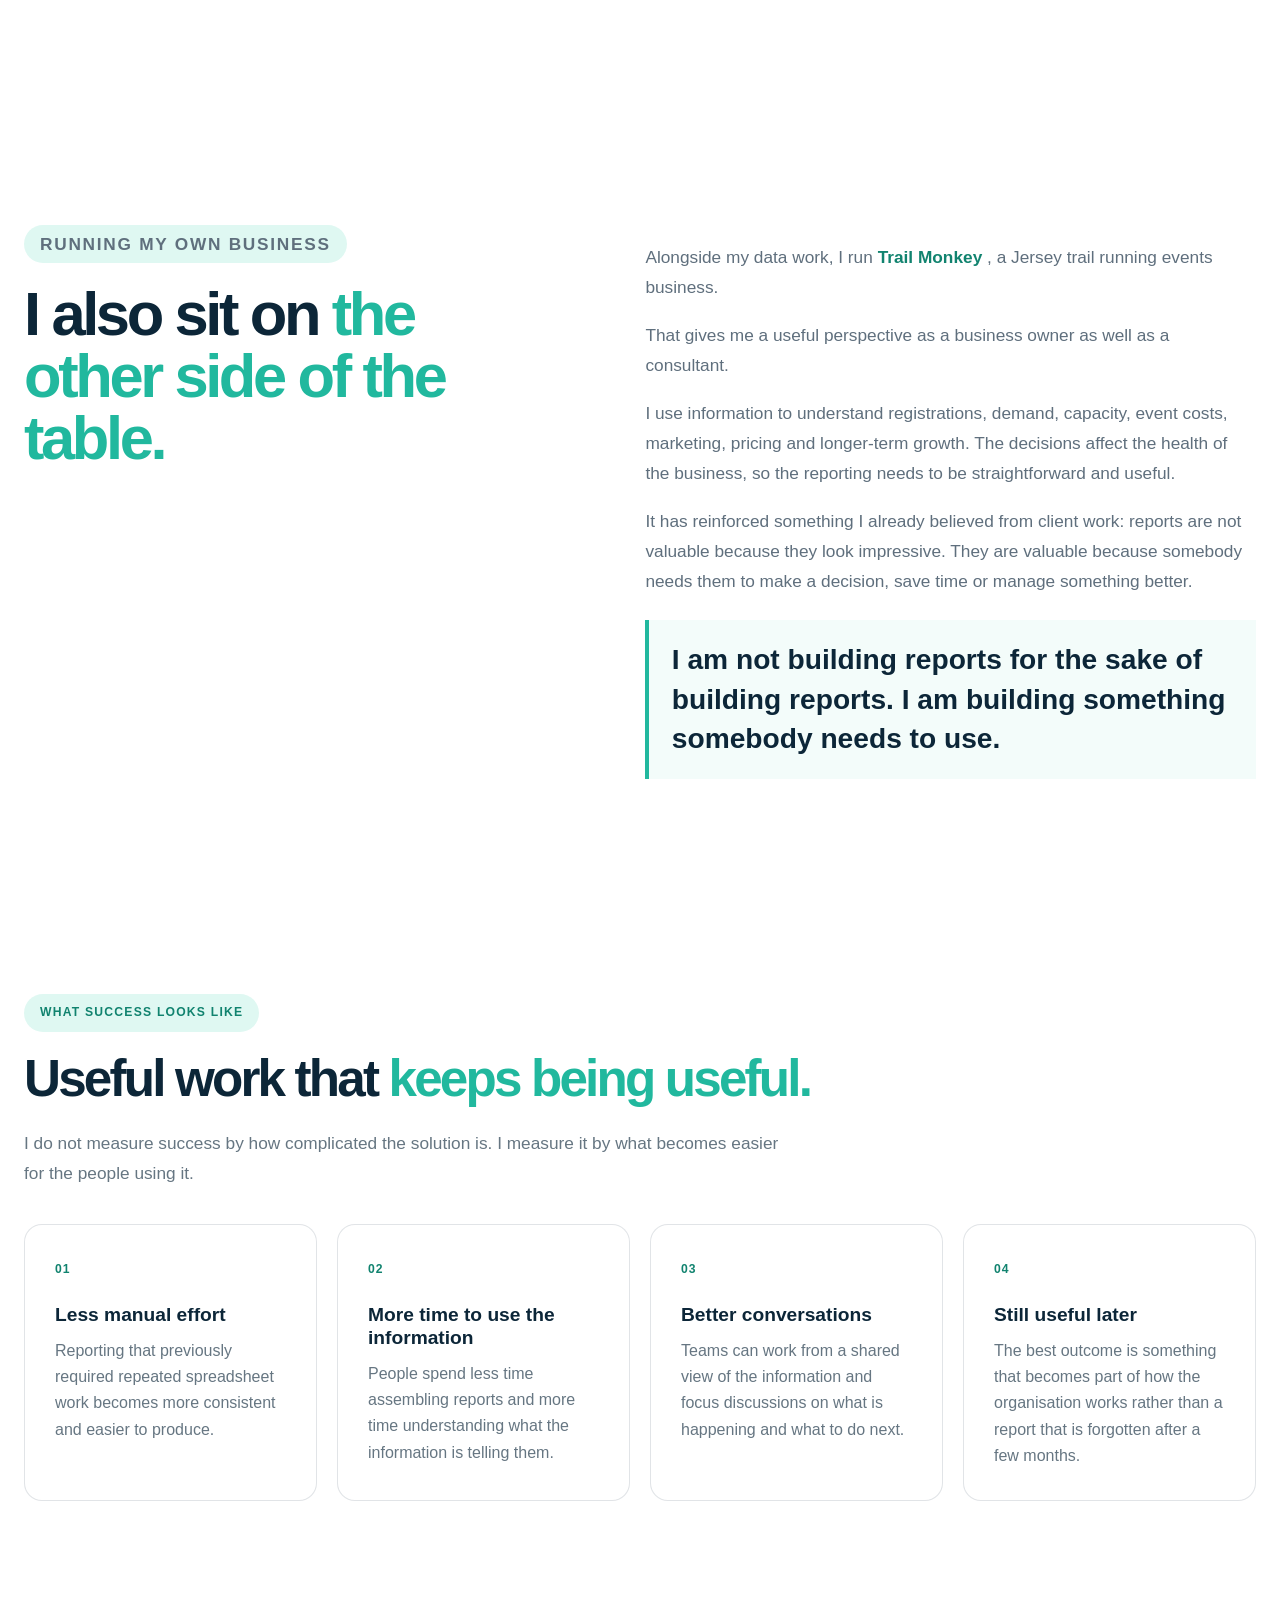
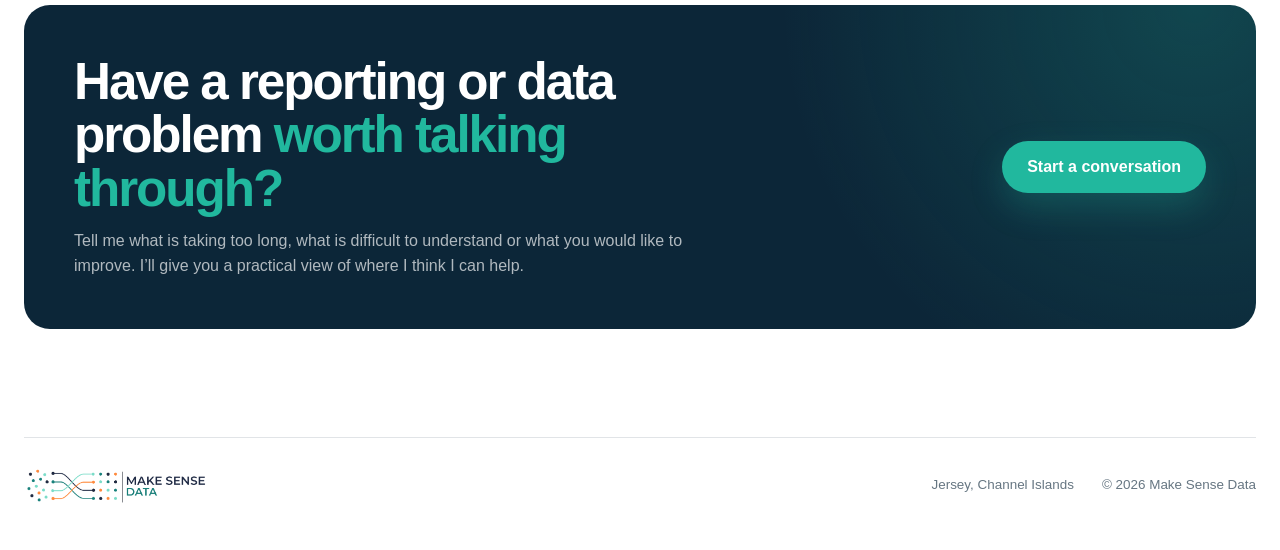
<file: about/index.html>
<!doctype html>
<html lang="en">

<head>

  <meta charset="utf-8">
  <meta name="viewport" content="width=device-width, initial-scale=1">

  <title>About Paul Burrows | Make Sense Data</title>

  <meta
    name="description"
    content="Meet Paul Burrows, founder of Make Sense Data. Practical reporting, data, Power BI and regulatory experience combined with an understanding of how organisations actually work."
  >

  <meta name="robots" content="index, follow">

  <link
    rel="canonical"
    href="https://www.makesensedata.je/about/"
  >

  <meta
    property="og:title"
    content="About Paul Burrows | Make Sense Data"
  >

  <meta
    property="og:description"
    content="Paul combines business understanding with hands-on data and reporting experience to build practical solutions that people genuinely use."
  >

  <meta
    property="og:url"
    content="https://www.makesensedata.je/about/"
  >

  <meta property="og:type" content="profile">


  <script type="application/ld+json">
  {
    "@context": "https://schema.org",
    "@type": "Person",
    "name": "Paul Burrows",
    "jobTitle": "Data and Reporting Consultant",
    "worksFor": {
      "@type": "ProfessionalService",
      "name": "Make Sense Data",
      "url": "https://www.makesensedata.je/"
    },
    "url": "https://www.makesensedata.je/about/",
    "address": {
      "@type": "PostalAddress",
      "addressLocality": "Jersey",
      "addressCountry": "JE"
    }
  }
  </script>


  <link
    rel="stylesheet"
    href="../css/style.css?v=20260819-1"
  >

  <script
    src="../js/app.js?v=20260819-1"
    defer
  ></script>

</head>


<body class="about-page">


  <!-- ==================================================
       HEADER
       ================================================== -->

  <header class="site-header">

    <div class="container nav-wrap">


      <a
        class="brand brand-logo"
        href="../"
        aria-label="Make Sense Data home"
      >

        <img
          src="../images/make-sense-data-logo.png"
          alt="Make Sense Data"
          class="site-logo"
        >

        <span
          class="brand-flag"
          aria-label="Jersey"
        >
          🇯🇪
        </span>

      </a>


      <button
        class="menu-toggle"
        type="button"
        aria-expanded="false"
        aria-controls="main-nav"
        aria-label="Open navigation"
      >

        <span></span>
        <span></span>

      </button>


      <nav
        class="main-nav"
        id="main-nav"
        aria-label="Main navigation"
      >

        <a href="../#services">
          How I help
        </a>

        <a href="../#work">
          Case studies
        </a>

        <a
          class="nav-about"
          href="./"
          aria-current="page"
        >
          About Paul
        </a>

        <a
          class="nav-cta"
          href="../#contact"
        >
          Let’s talk
        </a>

      </nav>


    </div>

  </header>



  <main>


    <!-- ==================================================
         HERO
         ================================================== -->

    <section class="about-hero">

      <div class="container">


        <div class="about-hero-grid">


          <!-- COPY -->

          <div class="about-hero-copy">


            <p class="eyebrow">
              About Paul
            </p>


            <h1>
              Business understanding.
              <span class="heading-accent">
                Technical ability.
              </span>
            </h1>


            <div
              class="about-hero-line"
              aria-hidden="true"
            ></div>


            <p class="about-hero-intro">
              I work between the business and technical worlds.
            </p>


            <p>
              I can sit with stakeholders, understand the problem in their
              language and then work directly with the data, systems and
              reporting to build something practical.
            </p>


            <p>
              My experience spans healthcare, finance, regulatory reporting,
              operations, data quality, migration, business intelligence and
              project delivery.
            </p>


            <p>
              That breadth matters because reporting problems are rarely only
              technical. They usually involve people, processes, definitions
              and decisions as well.
            </p>


          </div>



          <!-- PHOTO -->

          <div class="about-hero-media">


            <div class="about-photo-wrap">

              <img
                src="../images/about paul.png"
                alt="Paul Burrows, founder of Make Sense Data"
                width="900"
                height="1200"
              >

            </div>


          </div>


        </div>


      </div>

    </section>



    <!-- ==================================================
         WHY MAKE SENSE DATA
         ================================================== -->

    <section class="about-belief">

      <div class="container">


        <div class="about-belief-grid">


          <div>

            <p class="eyebrow">
              Why Make Sense Data
            </p>


            <h2>
              I kept seeing the
              <span class="heading-accent">
                same problems.
              </span>
            </h2>

          </div>



          <div class="about-belief-copy">


            <p class="about-belief-lead">
              I have worked in very different organisations, but many of the
              reporting problems were remarkably similar.
            </p>


            <p>
              Useful information existed, but people struggled to access it.
              Teams spent too much time preparing reports manually. Different
              departments worked from different versions of the same numbers.
            </p>


            <p>
              Sometimes the problem was the data. Sometimes it was the process.
              Quite often it was simply that nobody had the time or capacity
              to step back, understand the whole picture and improve it.
            </p>


            <blockquote class="about-primary-quote">
              There was room for a practical service that could understand
              the problem, find a sensible place to start and build something
              people would genuinely use.
            </blockquote>


            <p>
              That became Make Sense Data.
            </p>


          </div>


        </div>


      </div>

    </section>



    <!-- ==================================================
         BUSINESS AND TECHNOLOGY
         ================================================== -->

    <section class="about-business-owner">

      <div class="container">


        <div class="about-business-grid">


          <div>

            <p class="eyebrow">
              The difference
            </p>


            <h2>
              I can work on
              <span class="heading-accent">
                both sides of the conversation.
              </span>
            </h2>

          </div>



          <div>


            <p>
              Data and reporting projects often sit between business teams
              and technical teams.
            </p>


            <p>
              The people who understand the operational problem may not know
              how the underlying data is structured. The people who understand
              the systems may not have the context behind the business
              requirement.
            </p>


            <p>
              I am comfortable working with both.
            </p>


            <p>
              I can talk through the problem with finance, operations,
              compliance or senior management, then work directly with the
              data and technical detail needed to turn the requirement into
              something usable.
            </p>


            <blockquote>
              Good reporting starts with understanding the business,
              not opening the software.
            </blockquote>


          </div>


        </div>


      </div>

    </section>



    <!-- ==================================================
         A PRACTICAL APPROACH
         ================================================== -->

    <section class="case-study-build">

      <div class="case-study-inner">


        <p class="eyebrow">
          A practical approach
        </p>


        <h2>
          Understand first.
          <span class="heading-accent">
            Build from there.
          </span>
        </h2>


        <p class="about-process-intro">
          I prefer to start with the real business problem, understand how
          things work today and agree a sensible first step before building
          anything.
        </p>



        <div class="capability-grid">


          <article>

            <span>01</span>

            <h3>
              Understand what is really happening
            </h3>

            <p>
              I talk to the sponsor and the people doing the work, look at
              the current process and understand where the frustration,
              duplication or uncertainty is coming from.
            </p>

          </article>



          <article>

            <span>02</span>

            <h3>
              Look beyond the technical problem
            </h3>

            <p>
              The answer may involve better data or reporting, but it may also
              involve clearer ownership, simpler processes or better
              definitions.
            </p>

          </article>



          <article>

            <span>03</span>

            <h3>
              Start with something useful
            </h3>

            <p>
              I prefer a clear, practical starting point that solves a real
              problem rather than trying to design the perfect end state
              before anything has been delivered.
            </p>

          </article>



          <article>

            <span>04</span>

            <h3>
              Refine it with the people using it
            </h3>

            <p>
              Reporting becomes better when the people who rely on it can
              use it, challenge it and help shape what comes next.
            </p>

          </article>


        </div>


      </div>

    </section>



    <!-- ==================================================
         EXPERIENCE
         ================================================== -->

    <section class="about-expertise">

      <div class="container">


        <div class="about-section-heading">


          <p class="eyebrow">
            My experience
          </p>


          <h2>
            Different sectors.
            <span class="heading-accent">
              Familiar problems.
            </span>
          </h2>


          <p>
            Working across different environments has made it easier to
            recognise recurring reporting and data problems and identify
            where a practical improvement can be made.
          </p>


        </div>



        <div class="expertise-grid">


          <article class="expertise-card">

            <span>
              Reporting
            </span>

            <h3>
              Management and operational reporting
            </h3>

            <ul>
              <li>Executive reporting</li>
              <li>Operational performance</li>
              <li>Power BI dashboards</li>
              <li>Management commentary</li>
            </ul>

          </article>



          <article class="expertise-card">

            <span>
              Risk &amp; regulation
            </span>

            <h3>
              Regulatory, risk and control reporting
            </h3>

            <ul>
              <li>Regulatory reporting</li>
              <li>Risk and exception monitoring</li>
              <li>Controls and reconciliation</li>
              <li>Remediation reporting</li>
            </ul>

          </article>



          <article class="expertise-card">

            <span>
              Data
            </span>

            <h3>
              Data quality, preparation and migration
            </h3>

            <ul>
              <li>Data quality</li>
              <li>Data cleansing</li>
              <li>Data migration</li>
              <li>Reporting automation</li>
            </ul>

          </article>



          <article class="expertise-card">

            <span>
              Delivery
            </span>

            <h3>
              Stakeholders, processes and implementation
            </h3>

            <ul>
              <li>Requirements and discovery</li>
              <li>Stakeholder engagement</li>
              <li>Process improvement</li>
              <li>Project and product delivery</li>
            </ul>

          </article>


        </div>


      </div>

    </section>



    <!-- ==================================================
         WORKING WITH OTHER CONSULTANCIES
         ================================================== -->

    <section class="about-business-owner">

      <div class="container">


        <div class="about-business-grid">


          <div>

            <p class="eyebrow">
              Working flexibly
            </p>


            <h2>
              I can fit into
              <span class="heading-accent">
                a wider project too.
              </span>
            </h2>

          </div>



          <div>


            <p>
              Not every piece of work needs a large consultancy team or a
              permanent data specialist.
            </p>


            <p>
              I can work directly with an organisation, alongside an existing
              internal team or as a specialist part of a wider consultancy
              project.
            </p>


            <p>
              That might mean taking ownership of a Power BI or reporting
              workstream, helping untangle a difficult data problem or adding
              specialist capacity when an existing team is already stretched.
            </p>


            <p>
              The important part is that the arrangement works for the people
              involved and the client gets the right support without making
              the project more complicated than it needs to be.
            </p>


          </div>


        </div>


      </div>

    </section>



    <!-- ==================================================
         TRAIL MONKEY / BUSINESS OWNER
         ================================================== -->

    <section class="about-business-owner">

      <div class="container">


        <div class="about-business-grid">


          <div>

            <p class="eyebrow">
              Running my own business
            </p>


            <h2>
              I also sit on
              <span class="heading-accent">
                the other side of the table.
              </span>
            </h2>

          </div>



          <div>


            <p>
              Alongside my data work, I run
              <a
                class="trail-monkey-link"
                href="https://www.trailmonkeyjersey.com/"
                target="_blank"
                rel="noopener noreferrer"
                aria-label="Trail Monkey website, opens in a new tab"
              >
                Trail Monkey
              </a>,
              a Jersey trail running events business.
            </p>


            <p>
              That gives me a useful perspective as a business owner as well
              as a consultant.
            </p>


            <p>
              I use information to understand registrations, demand, capacity,
              event costs, marketing, pricing and longer-term growth. The
              decisions affect the health of the business, so the reporting
              needs to be straightforward and useful.
            </p>


            <p>
              It has reinforced something I already believed from client work:
              reports are not valuable because they look impressive. They are
              valuable because somebody needs them to make a decision, save
              time or manage something better.
            </p>


            <blockquote>
              I am not building reports for the sake of building reports.
              I am building something somebody needs to use.
            </blockquote>


          </div>


        </div>


      </div>

    </section>



    <!-- ==================================================
         WHAT SUCCESS LOOKS LIKE
         ================================================== -->

    <section class="case-study-build">

      <div class="case-study-inner">


        <p class="eyebrow">
          What success looks like
        </p>


        <h2>
          Useful work that
          <span class="heading-accent">
            keeps being useful.
          </span>
        </h2>


        <p class="about-process-intro">
          I do not measure success by how complicated the solution is.
          I measure it by what becomes easier for the people using it.
        </p>



        <div class="capability-grid">


          <article>

            <span>01</span>

            <h3>
              Less manual effort
            </h3>

            <p>
              Reporting that previously required repeated spreadsheet work
              becomes more consistent and easier to produce.
            </p>

          </article>



          <article>

            <span>02</span>

            <h3>
              More time to use the information
            </h3>

            <p>
              People spend less time assembling reports and more time
              understanding what the information is telling them.
            </p>

          </article>



          <article>

            <span>03</span>

            <h3>
              Better conversations
            </h3>

            <p>
              Teams can work from a shared view of the information and focus
              discussions on what is happening and what to do next.
            </p>

          </article>



          <article>

            <span>04</span>

            <h3>
              Still useful later
            </h3>

            <p>
              The best outcome is something that becomes part of how the
              organisation works rather than a report that is forgotten after
              a few months.
            </p>

          </article>


        </div>


      </div>

    </section>



    <!-- ==================================================
         CTA
         ================================================== -->

    <section class="case-study-cta">

      <div class="case-study-inner">


        <div class="case-study-cta-panel">


          <div>

            <h2>
              Have a reporting or data problem
              <span class="heading-accent">
                worth talking through?
              </span>
            </h2>


            <p>
              Tell me what is taking too long, what is difficult to understand
              or what you would like to improve. I’ll give you a practical view
              of where I think I can help.
            </p>


          </div>


          <a
            class="button primary"
            href="mailto:hello@makesensedata.je?subject=Reporting%20and%20data%20enquiry"
          >
            Start a conversation
          </a>


        </div>


      </div>

    </section>


  </main>



  <!-- ==================================================
       FOOTER
       ================================================== -->

  <footer class="site-footer">

    <div class="container footer-wrap">


      <a
        class="brand brand-logo footer-brand"
        href="../"
        aria-label="Make Sense Data home"
      >

        <img
          src="../images/make-sense-data-logo.png"
          alt="Make Sense Data"
          class="footer-logo"
        >

      </a>


      <p>
        Jersey, Channel Islands
      </p>


      <p>
        © <span id="year"></span> Make Sense Data
      </p>


    </div>

  </footer>


</body>

</html>
</file>
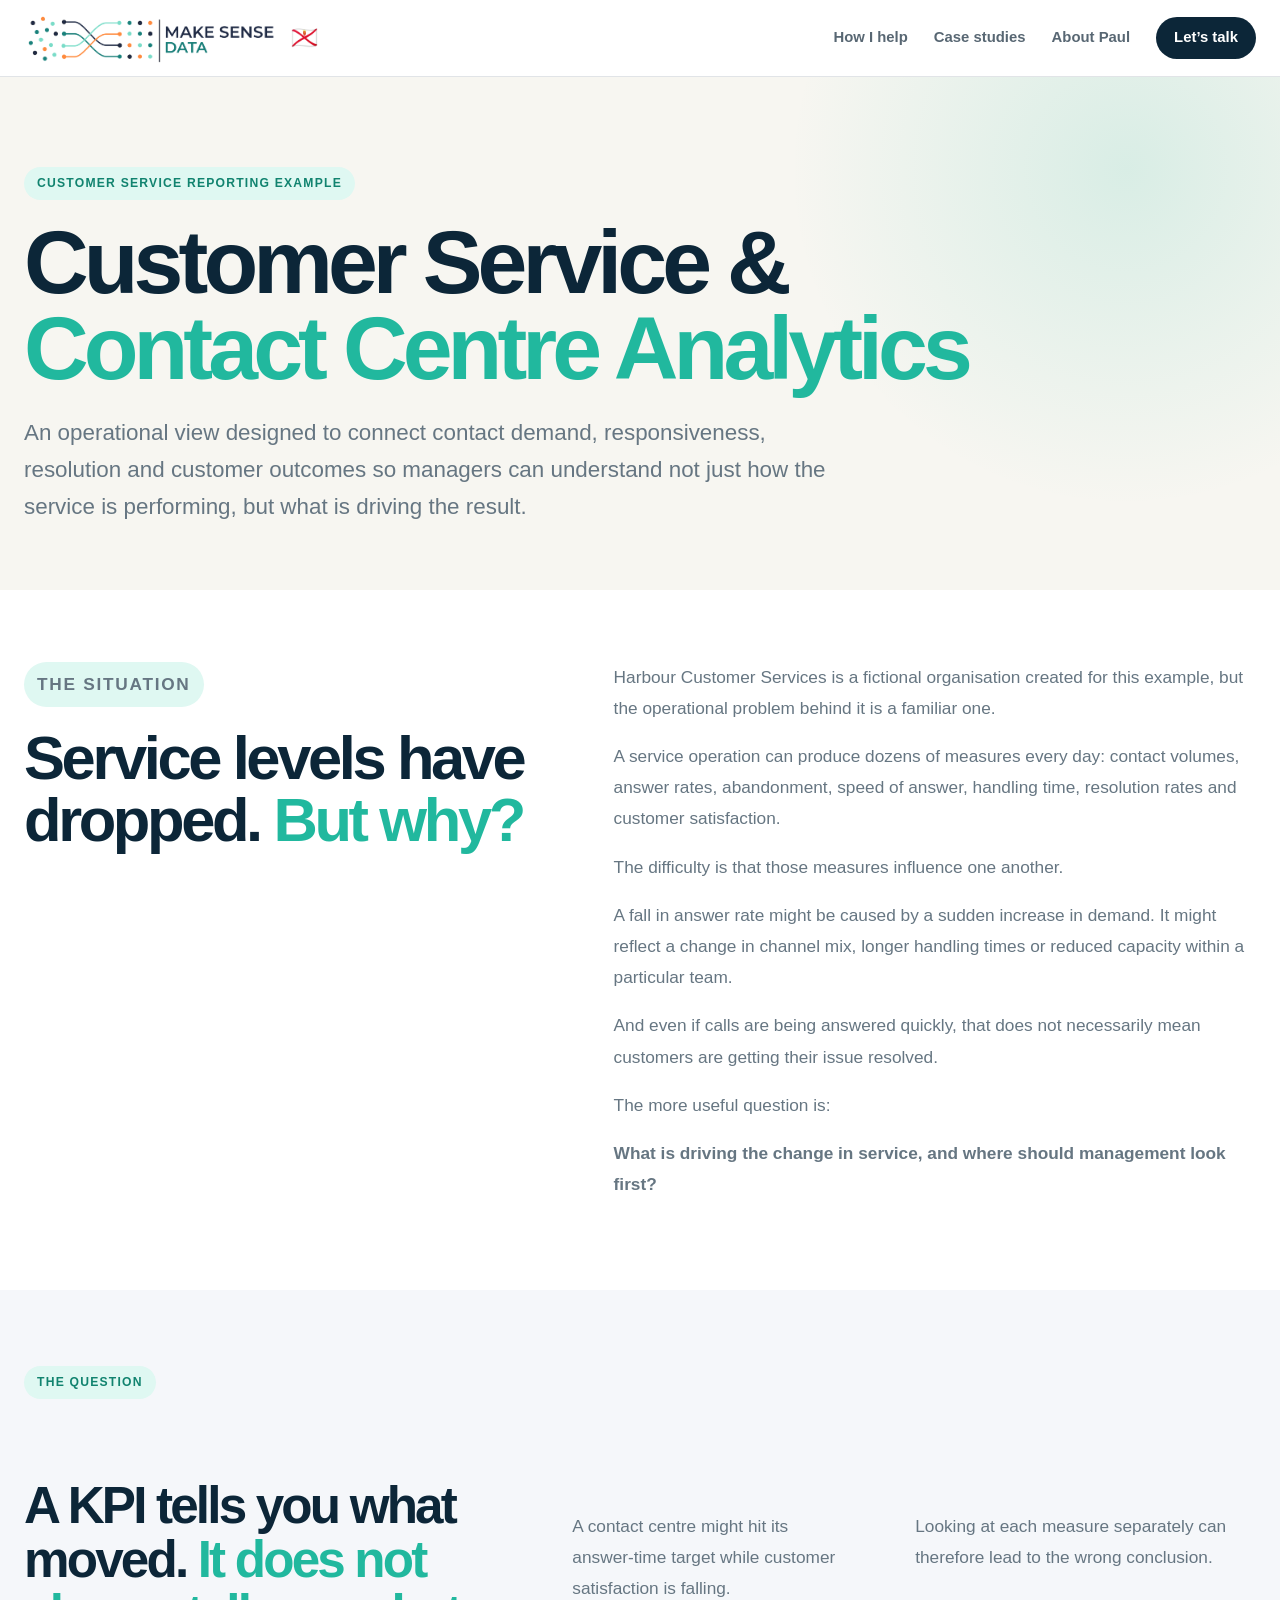
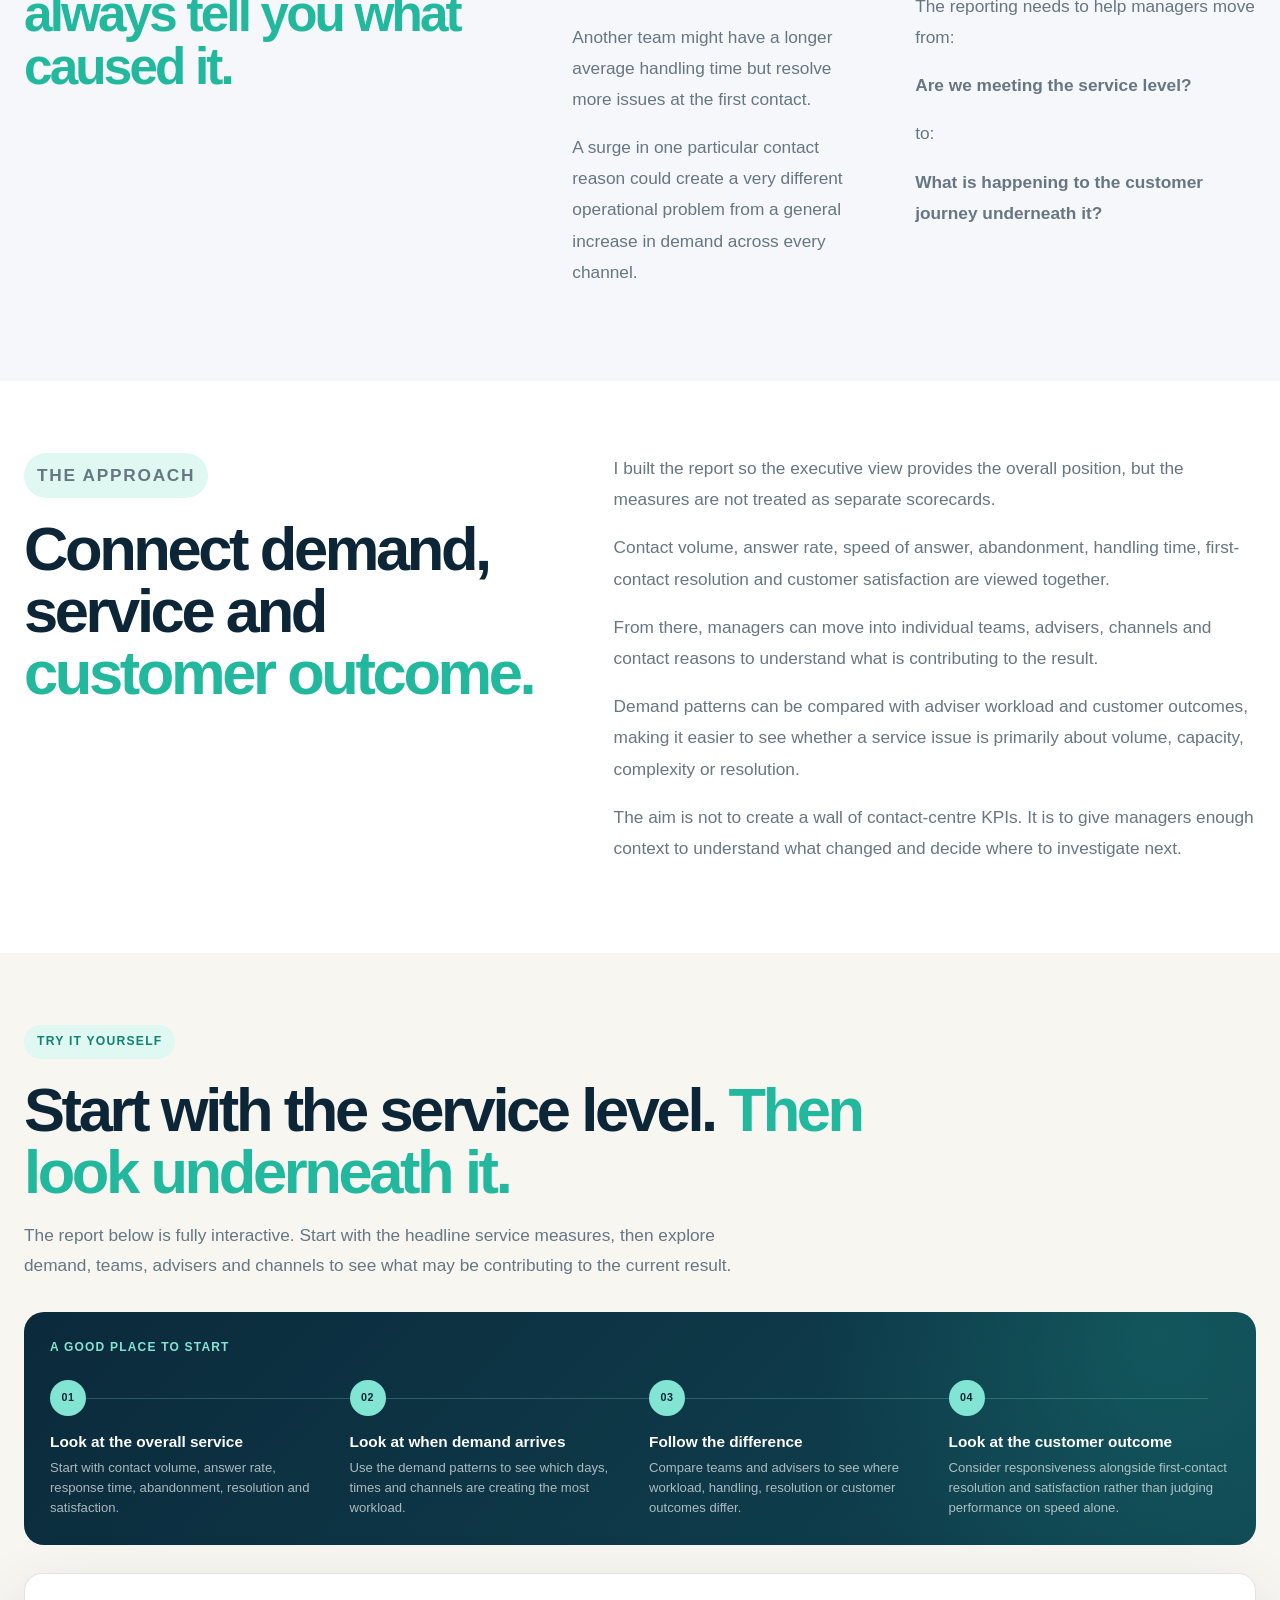
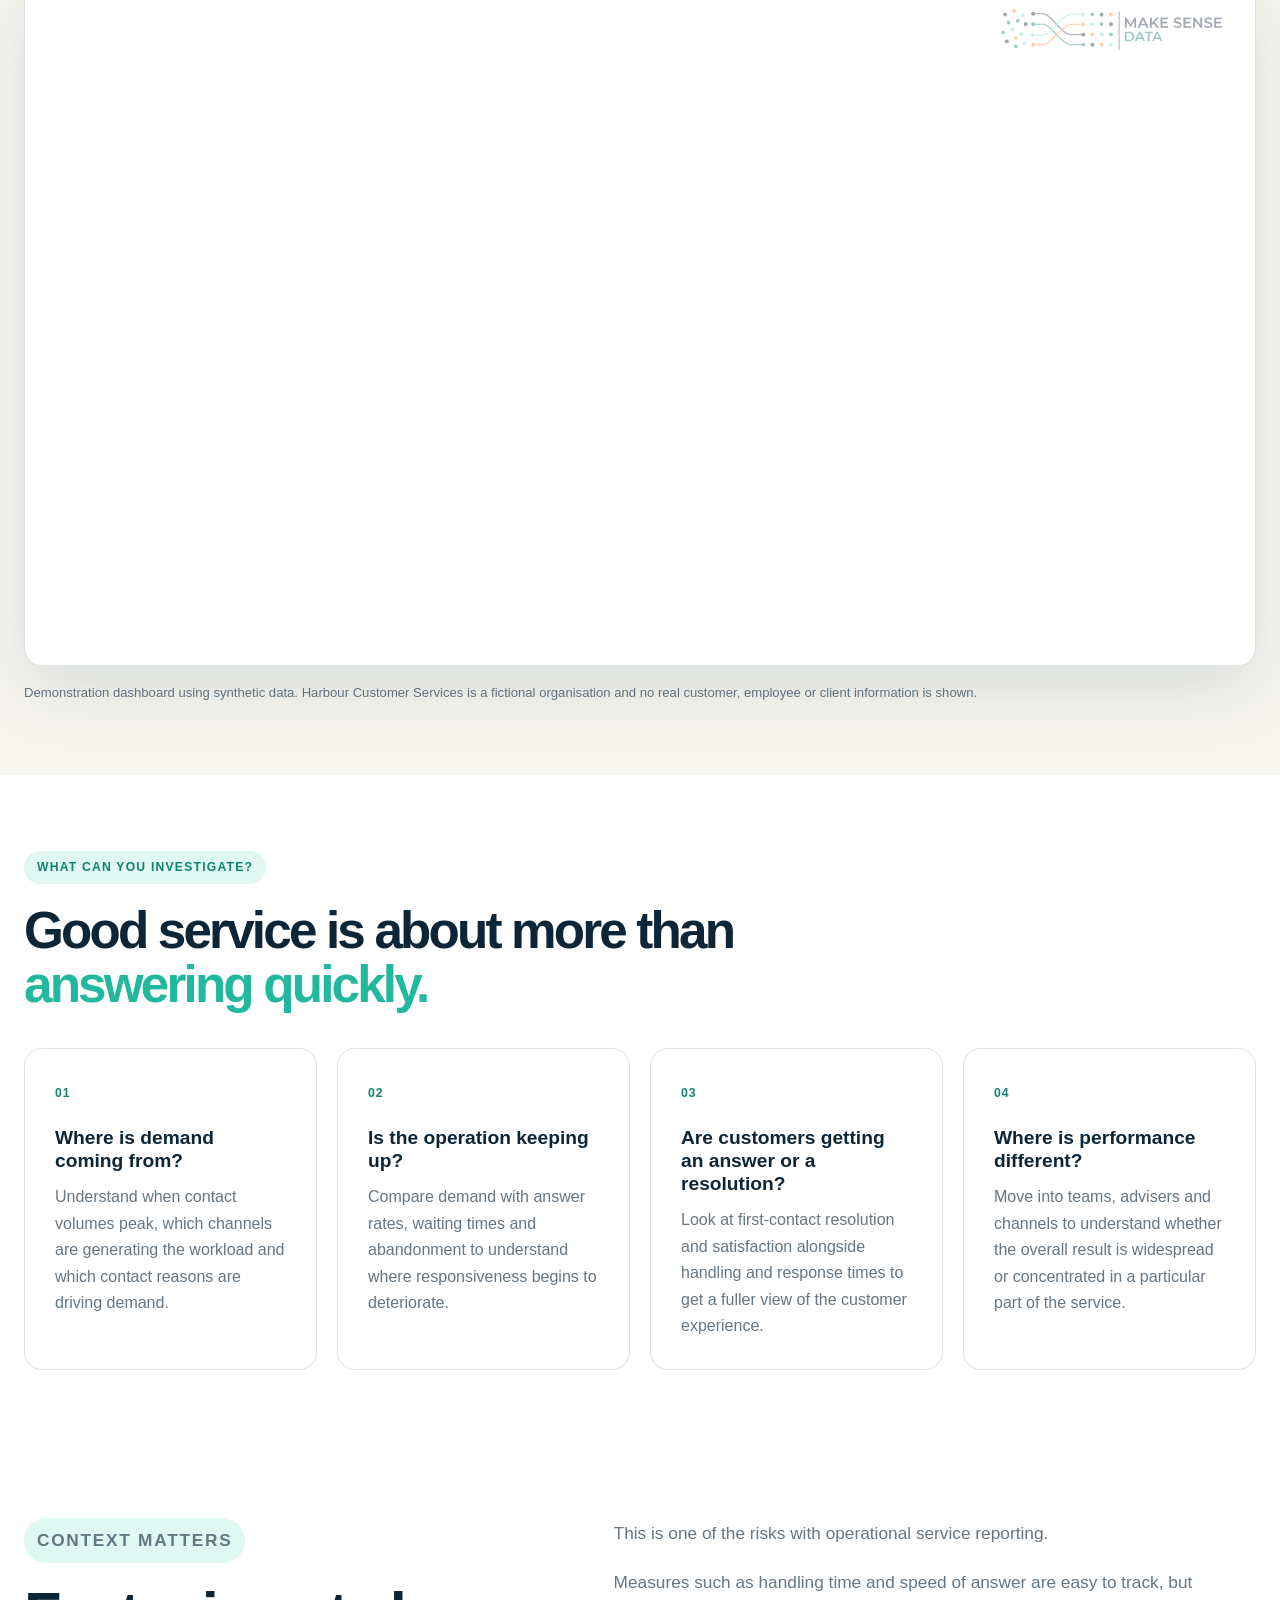
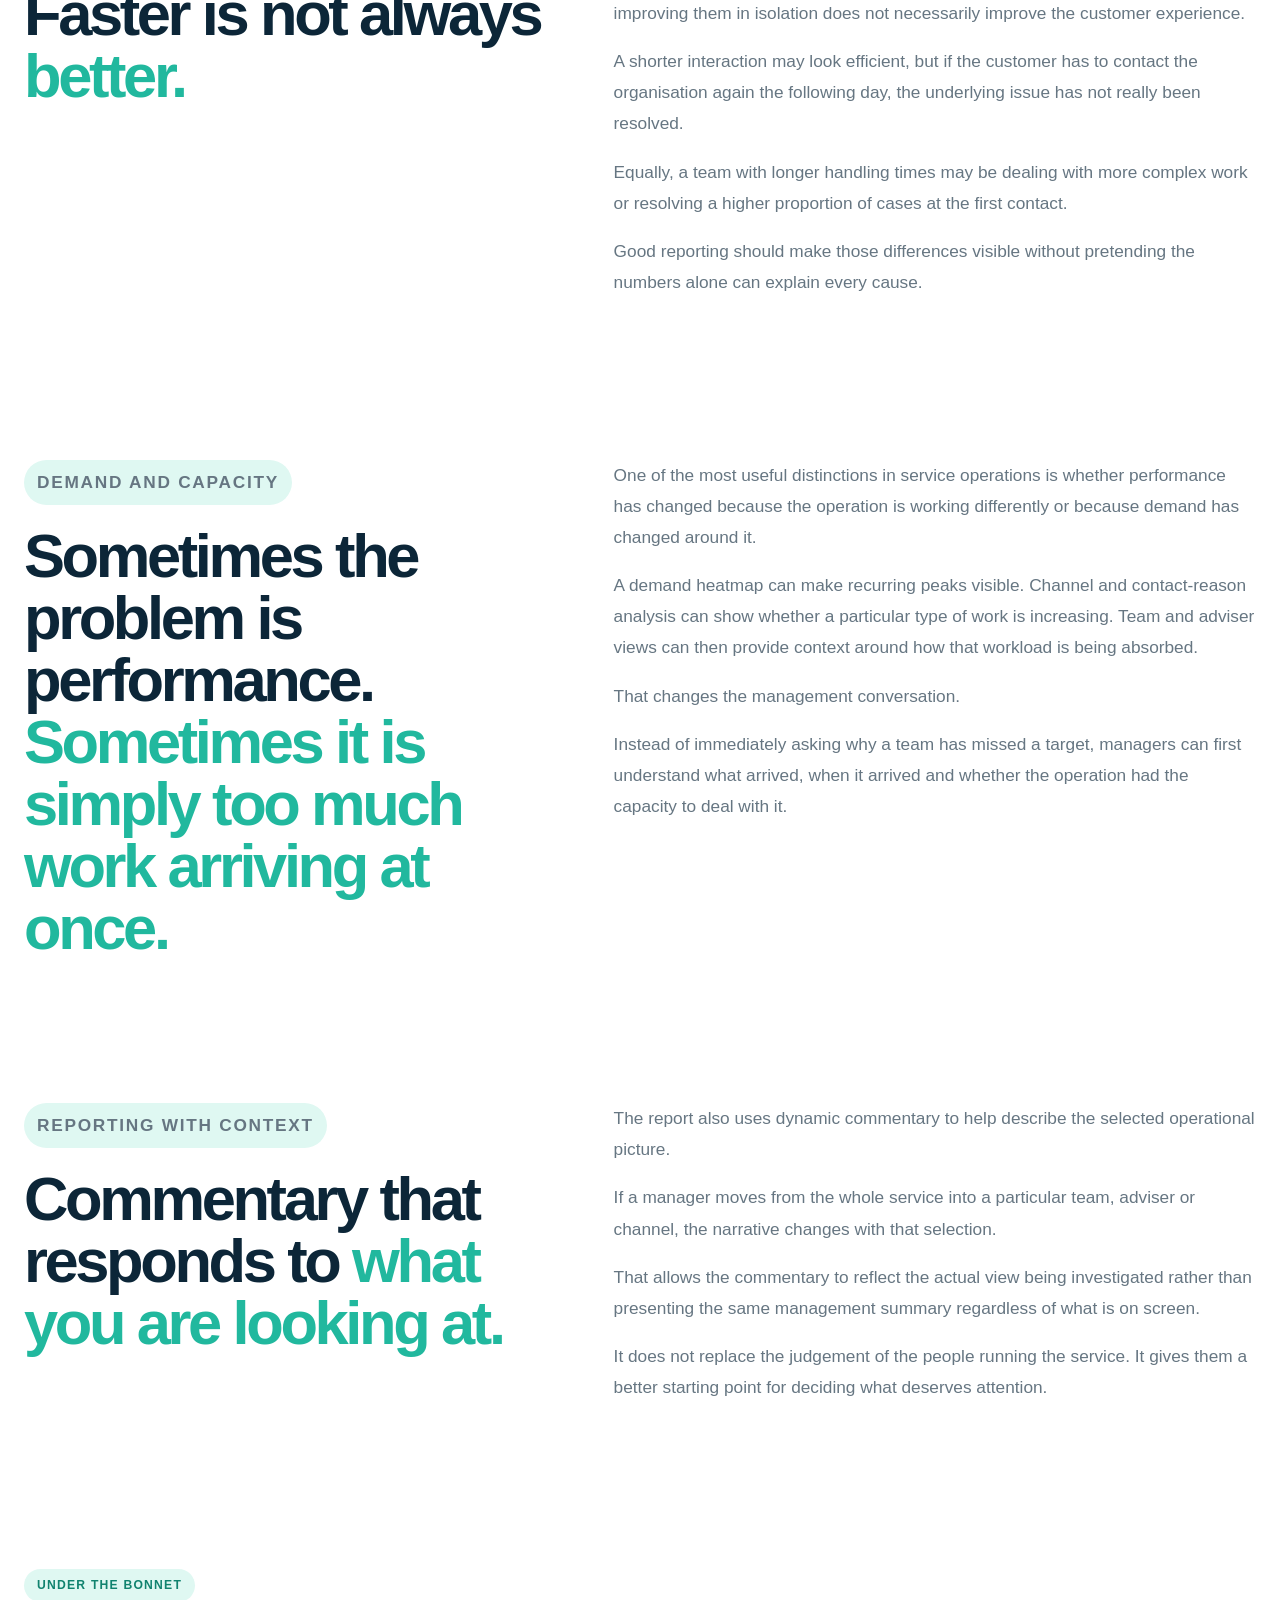
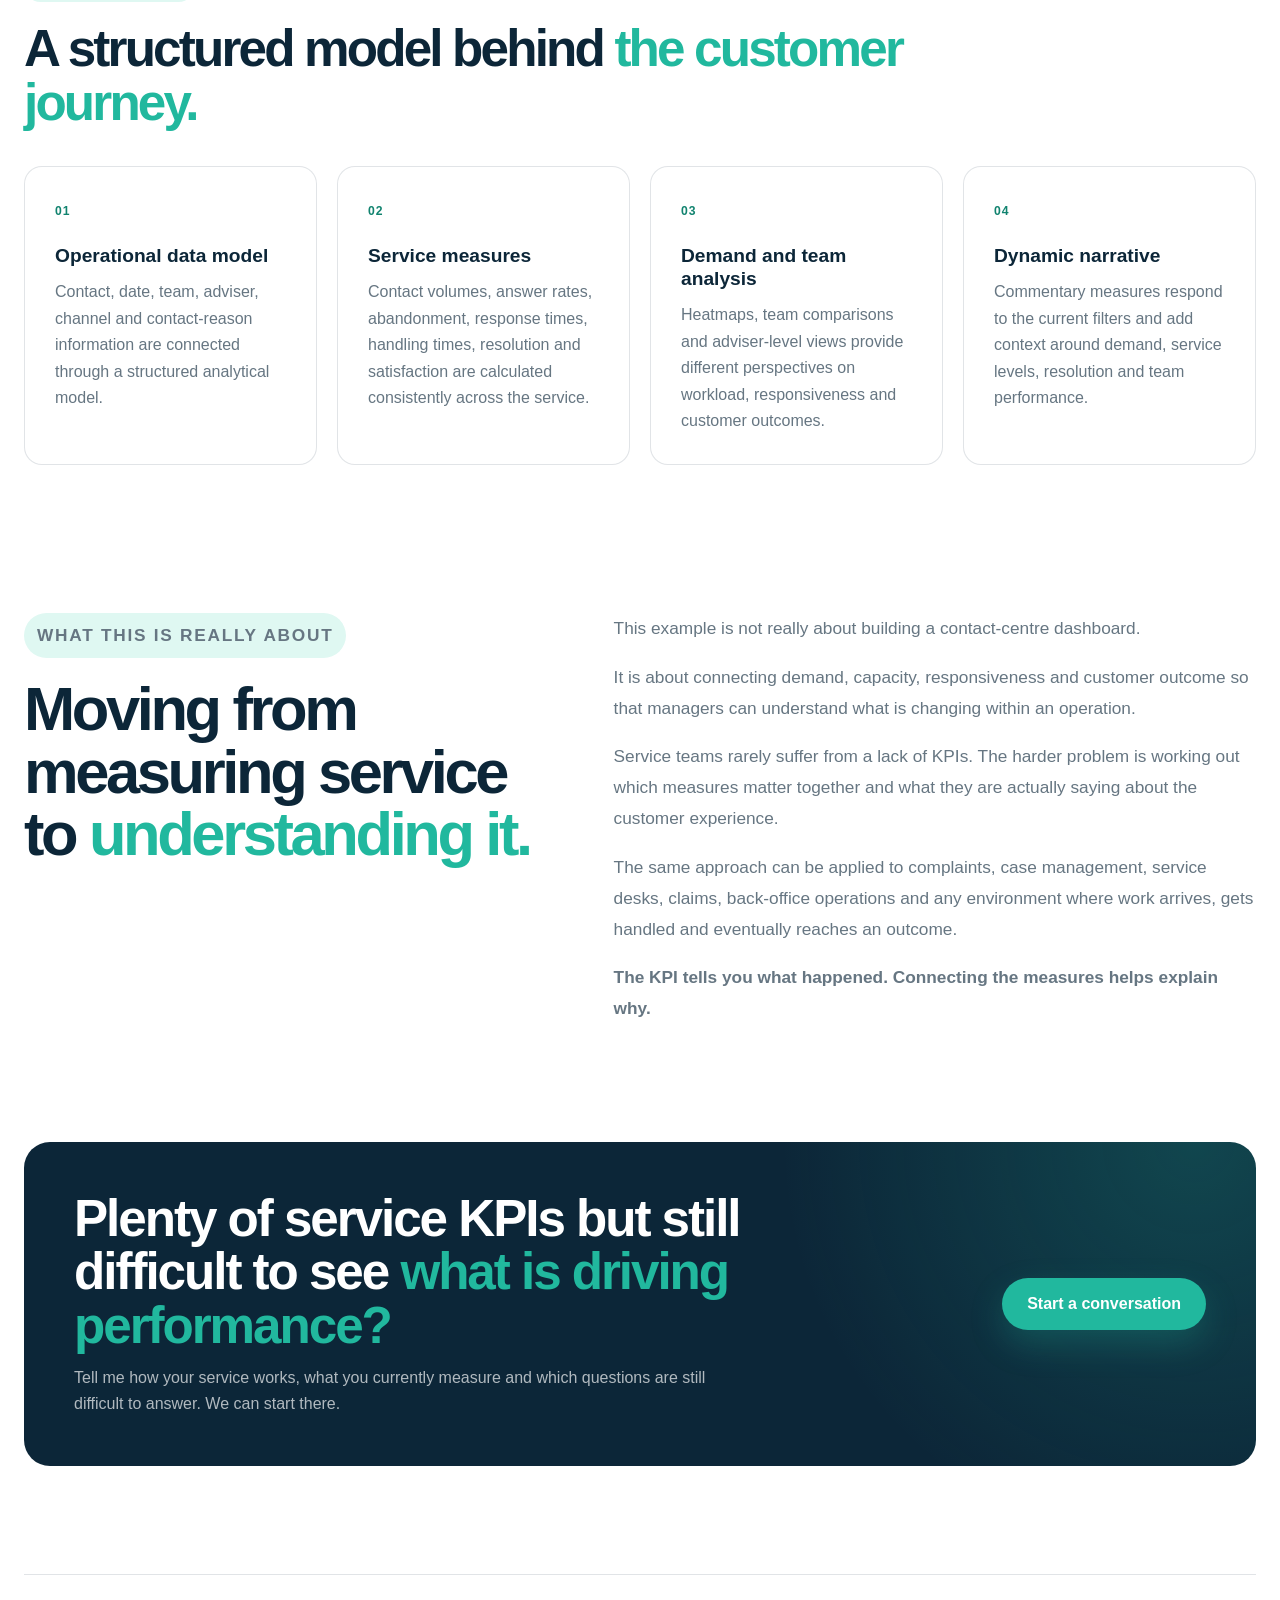
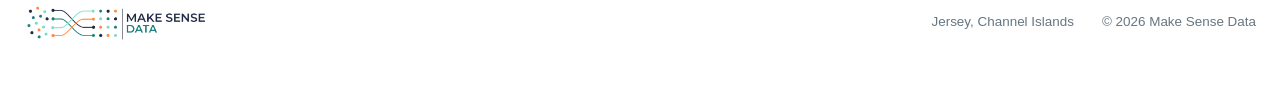
<file: customer-services-analytics/index.html>
<!doctype html>
<html lang="en">

<head>

  <meta charset="utf-8">
  <meta name="viewport" content="width=device-width, initial-scale=1">

  <title>Customer Service &amp; Contact Centre Analytics | Make Sense Data</title>

  <meta
    name="description"
    content="A practical customer service reporting example showing how contact demand, responsiveness, resolution, customer outcomes and adviser activity can be brought together to understand what is driving service performance."
  >

  <meta name="robots" content="index, follow">

  <link
    rel="canonical"
    href="https://www.makesensedata.je/customer-services-analytics/"
  >

  <meta
    property="og:title"
    content="Customer Service & Contact Centre Analytics | Make Sense Data"
  >

  <meta
    property="og:description"
    content="A customer service reporting example designed to move beyond headline service levels and help managers understand demand, responsiveness, resolution and customer outcomes."
  >

  <meta
    property="og:url"
    content="https://www.makesensedata.je/customer-services-analytics/"
  >

  <meta property="og:type" content="website">


  <link
    rel="stylesheet"
    href="../css/style.css?v=20260819-1"
  >

  <script
    src="../js/app.js?v=20260819-1"
    defer
  ></script>

</head>


<body>


  <!-- ==================================================
       HEADER
       ================================================== -->

  <header class="site-header">

    <div class="container nav-wrap">


      <a
        class="brand brand-logo"
        href="../"
        aria-label="Make Sense Data home"
      >

        <img
          src="../images/make-sense-data-logo.png"
          alt="Make Sense Data"
          class="site-logo"
        >

        <span
          class="brand-flag"
          aria-label="Jersey"
        >
          🇯🇪
        </span>

      </a>


      <button
        class="menu-toggle"
        type="button"
        aria-expanded="false"
        aria-controls="main-nav"
        aria-label="Open navigation"
      >

        <span></span>
        <span></span>

      </button>


      <nav
        class="main-nav"
        id="main-nav"
        aria-label="Main navigation"
      >

        <a href="../#services">
          How I help
        </a>

        <a href="../#work">
          Case studies
        </a>

        <a
          class="nav-about"
          href="../about/"
        >
          About Paul
        </a>

        <a
          class="nav-cta"
          href="../#contact"
        >
          Let’s talk
        </a>

      </nav>


    </div>

  </header>



  <main>


    <!-- ==================================================
         HERO
         ================================================== -->

    <section class="case-study-hero">

      <div class="case-study-inner">


        <p class="eyebrow">
          Customer service reporting example
        </p>


        <h1>
          Customer Service &amp;
          <span class="heading-accent">
            Contact Centre Analytics
          </span>
        </h1>


        <p>
          An operational view designed to connect contact demand,
          responsiveness, resolution and customer outcomes so managers can
          understand not just how the service is performing, but what is
          driving the result.
        </p>


      </div>

    </section>



    <!-- ==================================================
         THE SITUATION
         ================================================== -->

    <section class="case-study-overview">

      <div class="case-study-inner case-study-grid">


        <div>

          <p class="eyebrow">
            The situation
          </p>


          <h2>
            Service levels have dropped.
            <span class="heading-accent">
              But why?
            </span>
          </h2>

        </div>


        <div>

          <p>
            Harbour Customer Services is a fictional organisation created
            for this example, but the operational problem behind it is a
            familiar one.
          </p>

          <p>
            A service operation can produce dozens of measures every day:
            contact volumes, answer rates, abandonment, speed of answer,
            handling time, resolution rates and customer satisfaction.
          </p>

          <p>
            The difficulty is that those measures influence one another.
          </p>

          <p>
            A fall in answer rate might be caused by a sudden increase in
            demand. It might reflect a change in channel mix, longer handling
            times or reduced capacity within a particular team.
          </p>

          <p>
            And even if calls are being answered quickly, that does not
            necessarily mean customers are getting their issue resolved.
          </p>

          <p>
            The more useful question is:
          </p>

          <p>
            <strong>
              What is driving the change in service, and where should
              management look first?
            </strong>
          </p>

        </div>


      </div>

    </section>



    <!-- ==================================================
         THE QUESTION
         ================================================== -->

    <section class="case-study-build">

      <div class="case-study-inner">


        <p class="eyebrow">
          The question
        </p>


        <h2>
          A KPI tells you what moved.
          <span class="heading-accent">
            It does not always tell you what caused it.
          </span>
        </h2>


        <div class="case-study-grid">


          <div>

            <p>
              A contact centre might hit its answer-time target while
              customer satisfaction is falling.
            </p>

            <p>
              Another team might have a longer average handling time but
              resolve more issues at the first contact.
            </p>

            <p>
              A surge in one particular contact reason could create a very
              different operational problem from a general increase in
              demand across every channel.
            </p>

          </div>


          <div>

            <p>
              Looking at each measure separately can therefore lead to the
              wrong conclusion.
            </p>

            <p>
              The reporting needs to help managers move from:
            </p>

            <p>
              <strong>
                Are we meeting the service level?
              </strong>
            </p>

            <p>
              to:
            </p>

            <p>
              <strong>
                What is happening to the customer journey underneath it?
              </strong>
            </p>

          </div>


        </div>


      </div>

    </section>



    <!-- ==================================================
         THE APPROACH
         ================================================== -->

    <section class="case-study-overview">

      <div class="case-study-inner case-study-grid">


        <div>

          <p class="eyebrow">
            The approach
          </p>


          <h2>
            Connect demand, service and
            <span class="heading-accent">
              customer outcome.
            </span>
          </h2>

        </div>


        <div>

          <p>
            I built the report so the executive view provides the overall
            position, but the measures are not treated as separate scorecards.
          </p>

          <p>
            Contact volume, answer rate, speed of answer, abandonment,
            handling time, first-contact resolution and customer satisfaction
            are viewed together.
          </p>

          <p>
            From there, managers can move into individual teams, advisers,
            channels and contact reasons to understand what is contributing
            to the result.
          </p>

          <p>
            Demand patterns can be compared with adviser workload and
            customer outcomes, making it easier to see whether a service
            issue is primarily about volume, capacity, complexity or
            resolution.
          </p>

          <p>
            The aim is not to create a wall of contact-centre KPIs. It is
            to give managers enough context to understand what changed and
            decide where to investigate next.
          </p>

        </div>


      </div>

    </section>



    <!-- ==================================================
         LIVE DASHBOARD
         ================================================== -->

    <section class="dashboard-section">

      <div class="case-study-inner">


        <div class="dashboard-heading">


          <p class="eyebrow">
            Try it yourself
          </p>


          <h2>
            Start with the service level.
            <span class="heading-accent">
              Then look underneath it.
            </span>
          </h2>


          <p>
            The report below is fully interactive. Start with the headline
            service measures, then explore demand, teams, advisers and
            channels to see what may be contributing to the current result.
          </p>


        </div>



        <div
          class="report-guide"
          aria-label="How to explore this report"
        >


          <p class="report-guide-title">
            A good place to start
          </p>


          <ol>


            <li>

              <span>01</span>

              <div>

                <strong>
                  Look at the overall service
                </strong>

                <p>
                  Start with contact volume, answer rate, response time,
                  abandonment, resolution and satisfaction.
                </p>

              </div>

            </li>


            <li>

              <span>02</span>

              <div>

                <strong>
                  Look at when demand arrives
                </strong>

                <p>
                  Use the demand patterns to see which days, times and
                  channels are creating the most workload.
                </p>

              </div>

            </li>


            <li>

              <span>03</span>

              <div>

                <strong>
                  Follow the difference
                </strong>

                <p>
                  Compare teams and advisers to see where workload,
                  handling, resolution or customer outcomes differ.
                </p>

              </div>

            </li>


            <li>

              <span>04</span>

              <div>

                <strong>
                  Look at the customer outcome
                </strong>

                <p>
                  Consider responsiveness alongside first-contact
                  resolution and satisfaction rather than judging
                  performance on speed alone.
                </p>

              </div>

            </li>


          </ol>


        </div>



        <div class="powerbi-embed">


          <iframe
            title="Harbour Customer Services Power BI Report"
            src="https://app.powerbi.com/view?r=eyJrIjoiYzM4ZDYyN2QtZTQyOS00M2RiLWEwZjEtNDgyZmFlMGU0NDE1IiwidCI6ImU4N2ZhOWQ1LWRmNWQtNGFiZS04ZDQxLTRlYjRhYzBlNmViZCJ9"
            allowfullscreen
          ></iframe>


          <img
            class="powerbi-watermark"
            src="../images/make-sense-data-logo.png"
            alt=""
            aria-hidden="true"
          >


        </div>



        <p class="demo-note">
          Demonstration dashboard using synthetic data. Harbour Customer
          Services is a fictional organisation and no real customer,
          employee or client information is shown.
        </p>


      </div>

    </section>



    <!-- ==================================================
         QUESTIONS TO INVESTIGATE
         ================================================== -->

    <section class="case-study-build">

      <div class="case-study-inner">


        <p class="eyebrow">
          What can you investigate?
        </p>


        <h2>
          Good service is about more than
          <span class="heading-accent">
            answering quickly.
          </span>
        </h2>



        <div class="capability-grid">


          <article>

            <span>01</span>

            <h3>
              Where is demand coming from?
            </h3>

            <p>
              Understand when contact volumes peak, which channels are
              generating the workload and which contact reasons are driving
              demand.
            </p>

          </article>


          <article>

            <span>02</span>

            <h3>
              Is the operation keeping up?
            </h3>

            <p>
              Compare demand with answer rates, waiting times and abandonment
              to understand where responsiveness begins to deteriorate.
            </p>

          </article>


          <article>

            <span>03</span>

            <h3>
              Are customers getting an answer or a resolution?
            </h3>

            <p>
              Look at first-contact resolution and satisfaction alongside
              handling and response times to get a fuller view of the
              customer experience.
            </p>

          </article>


          <article>

            <span>04</span>

            <h3>
              Where is performance different?
            </h3>

            <p>
              Move into teams, advisers and channels to understand whether
              the overall result is widespread or concentrated in a
              particular part of the service.
            </p>

          </article>


        </div>


      </div>

    </section>



    <!-- ==================================================
         CONTEXT MATTERS
         ================================================== -->

    <section class="case-study-overview">

      <div class="case-study-inner case-study-grid">


        <div>

          <p class="eyebrow">
            Context matters
          </p>


          <h2>
            Faster is not always
            <span class="heading-accent">
              better.
            </span>
          </h2>

        </div>


        <div>

          <p>
            This is one of the risks with operational service reporting.
          </p>

          <p>
            Measures such as handling time and speed of answer are easy to
            track, but improving them in isolation does not necessarily
            improve the customer experience.
          </p>

          <p>
            A shorter interaction may look efficient, but if the customer
            has to contact the organisation again the following day, the
            underlying issue has not really been resolved.
          </p>

          <p>
            Equally, a team with longer handling times may be dealing with
            more complex work or resolving a higher proportion of cases at
            the first contact.
          </p>

          <p>
            Good reporting should make those differences visible without
            pretending the numbers alone can explain every cause.
          </p>

        </div>


      </div>

    </section>



    <!-- ==================================================
         DEMAND AND CAPACITY
         ================================================== -->

    <section class="case-study-overview">

      <div class="case-study-inner case-study-grid">


        <div>

          <p class="eyebrow">
            Demand and capacity
          </p>


          <h2>
            Sometimes the problem is performance.
            <span class="heading-accent">
              Sometimes it is simply too much work arriving at once.
            </span>
          </h2>

        </div>


        <div>

          <p>
            One of the most useful distinctions in service operations is
            whether performance has changed because the operation is working
            differently or because demand has changed around it.
          </p>

          <p>
            A demand heatmap can make recurring peaks visible. Channel and
            contact-reason analysis can show whether a particular type of
            work is increasing. Team and adviser views can then provide
            context around how that workload is being absorbed.
          </p>

          <p>
            That changes the management conversation.
          </p>

          <p>
            Instead of immediately asking why a team has missed a target,
            managers can first understand what arrived, when it arrived and
            whether the operation had the capacity to deal with it.
          </p>

        </div>


      </div>

    </section>



    <!-- ==================================================
         REPORTING WITH CONTEXT
         ================================================== -->

    <section class="case-study-overview">

      <div class="case-study-inner case-study-grid">


        <div>

          <p class="eyebrow">
            Reporting with context
          </p>


          <h2>
            Commentary that responds to
            <span class="heading-accent">
              what you are looking at.
            </span>
          </h2>

        </div>


        <div>

          <p>
            The report also uses dynamic commentary to help describe the
            selected operational picture.
          </p>

          <p>
            If a manager moves from the whole service into a particular
            team, adviser or channel, the narrative changes with that
            selection.
          </p>

          <p>
            That allows the commentary to reflect the actual view being
            investigated rather than presenting the same management summary
            regardless of what is on screen.
          </p>

          <p>
            It does not replace the judgement of the people running the
            service. It gives them a better starting point for deciding
            what deserves attention.
          </p>

        </div>


      </div>

    </section>



    <!-- ==================================================
         UNDER THE BONNET
         ================================================== -->

    <section class="case-study-build">

      <div class="case-study-inner">


        <p class="eyebrow">
          Under the bonnet
        </p>


        <h2>
          A structured model behind
          <span class="heading-accent">
            the customer journey.
          </span>
        </h2>



        <div class="capability-grid">


          <article>

            <span>01</span>

            <h3>
              Operational data model
            </h3>

            <p>
              Contact, date, team, adviser, channel and contact-reason
              information are connected through a structured analytical
              model.
            </p>

          </article>


          <article>

            <span>02</span>

            <h3>
              Service measures
            </h3>

            <p>
              Contact volumes, answer rates, abandonment, response times,
              handling times, resolution and satisfaction are calculated
              consistently across the service.
            </p>

          </article>


          <article>

            <span>03</span>

            <h3>
              Demand and team analysis
            </h3>

            <p>
              Heatmaps, team comparisons and adviser-level views provide
              different perspectives on workload, responsiveness and
              customer outcomes.
            </p>

          </article>


          <article>

            <span>04</span>

            <h3>
              Dynamic narrative
            </h3>

            <p>
              Commentary measures respond to the current filters and add
              context around demand, service levels, resolution and team
              performance.
            </p>

          </article>


        </div>


      </div>

    </section>



    <!-- ==================================================
         WHAT THIS IS REALLY ABOUT
         ================================================== -->

    <section class="case-study-overview">

      <div class="case-study-inner case-study-grid">


        <div>

          <p class="eyebrow">
            What this is really about
          </p>


          <h2>
            Moving from measuring service to
            <span class="heading-accent">
              understanding it.
            </span>
          </h2>

        </div>


        <div>

          <p>
            This example is not really about building a contact-centre
            dashboard.
          </p>

          <p>
            It is about connecting demand, capacity, responsiveness and
            customer outcome so that managers can understand what is
            changing within an operation.
          </p>

          <p>
            Service teams rarely suffer from a lack of KPIs. The harder
            problem is working out which measures matter together and what
            they are actually saying about the customer experience.
          </p>

          <p>
            The same approach can be applied to complaints, case management,
            service desks, claims, back-office operations and any environment
            where work arrives, gets handled and eventually reaches an
            outcome.
          </p>

          <p>
            <strong>
              The KPI tells you what happened. Connecting the measures helps
              explain why.
            </strong>
          </p>

        </div>


      </div>

    </section>



    <!-- ==================================================
         CTA
         ================================================== -->

    <section class="case-study-cta">

      <div class="case-study-inner">


        <div class="case-study-cta-panel">


          <div>

            <h2>
              Plenty of service KPIs but still difficult to see
              <span class="heading-accent">
                what is driving performance?
              </span>
            </h2>

            <p>
              Tell me how your service works, what you currently measure
              and which questions are still difficult to answer. We can
              start there.
            </p>

          </div>


          <a
            class="button primary"
            href="mailto:hello@makesensedata.je?subject=Operational%20reporting%20enquiry"
          >
            Start a conversation
          </a>


        </div>


      </div>

    </section>


  </main>



  <!-- ==================================================
       FOOTER
       ================================================== -->

  <footer class="site-footer">

    <div class="container footer-wrap">


      <a
        class="brand brand-logo footer-brand"
        href="../"
        aria-label="Make Sense Data home"
      >

        <img
          src="../images/make-sense-data-logo.png"
          alt="Make Sense Data"
          class="footer-logo"
        >

      </a>


      <p>
        Jersey, Channel Islands
      </p>


      <p>
        © <span id="year"></span> Make Sense Data
      </p>


    </div>

  </footer>


</body>

</html>
</file>
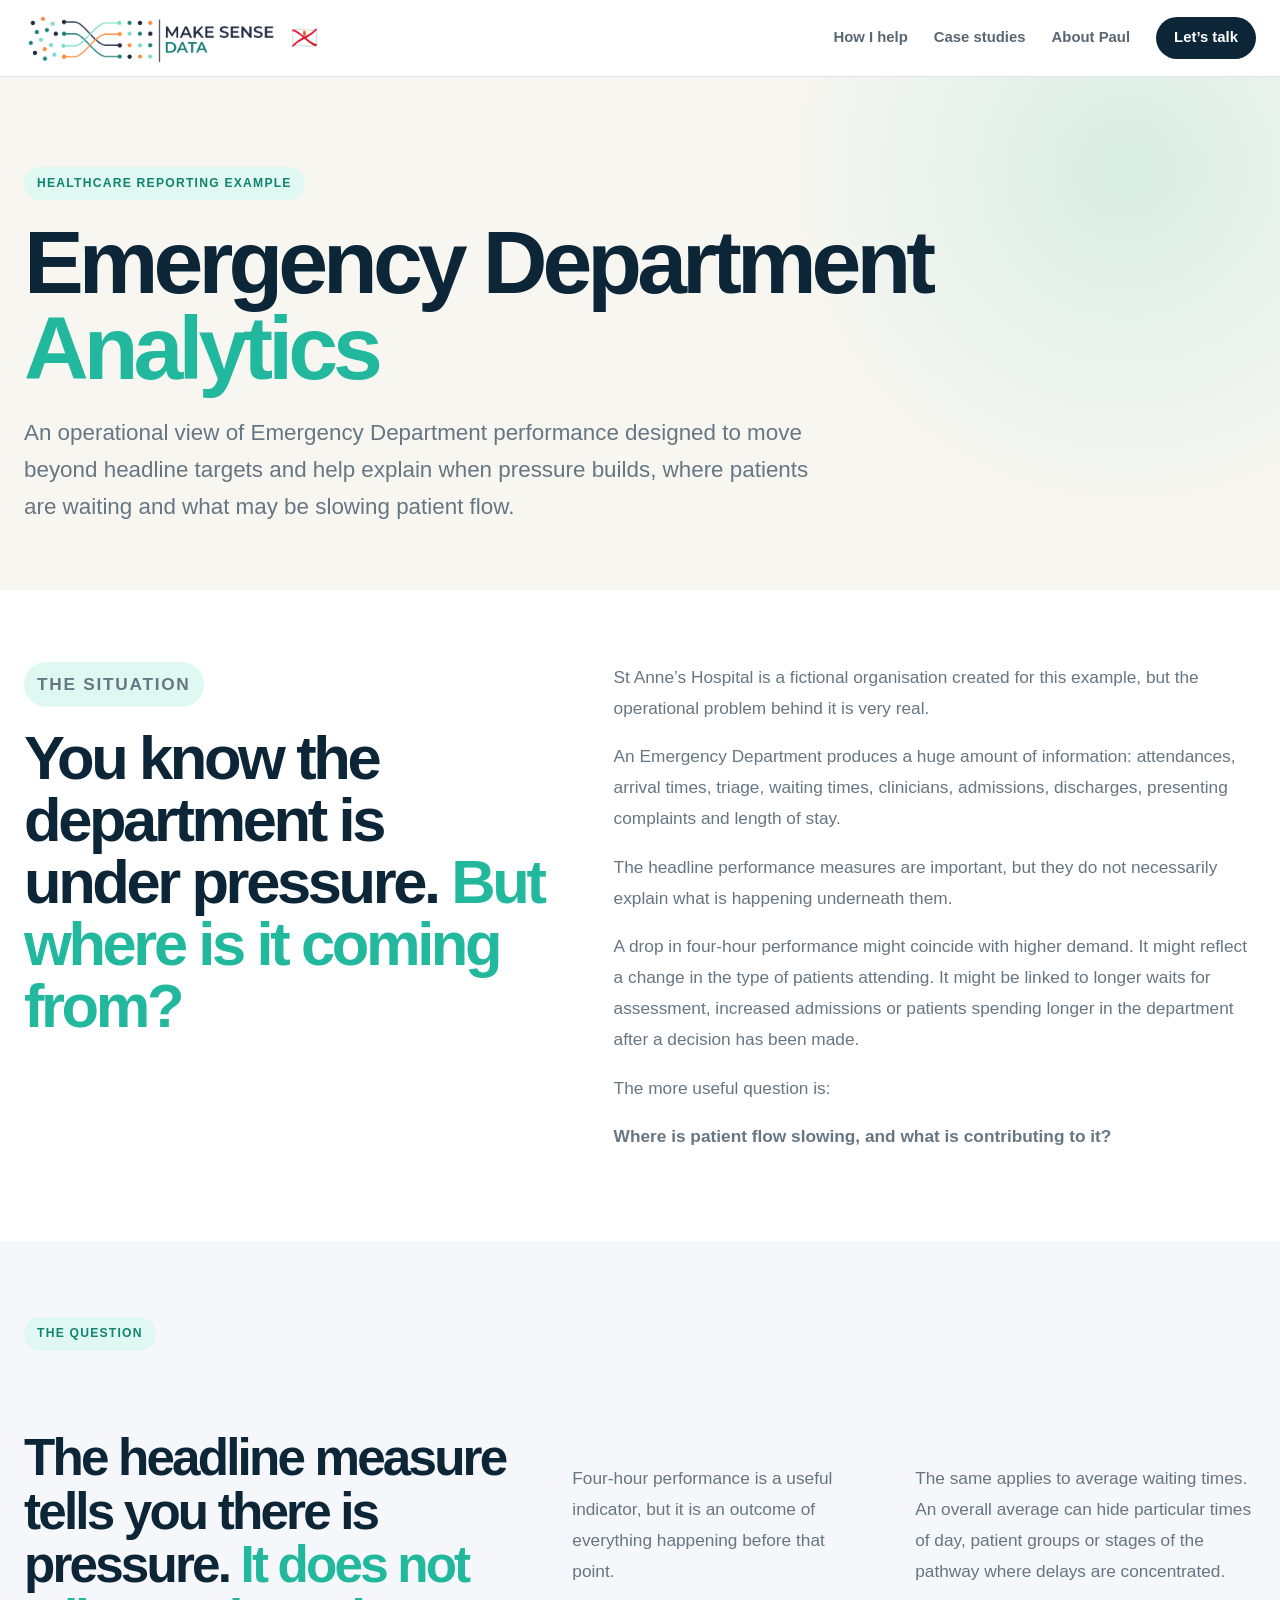
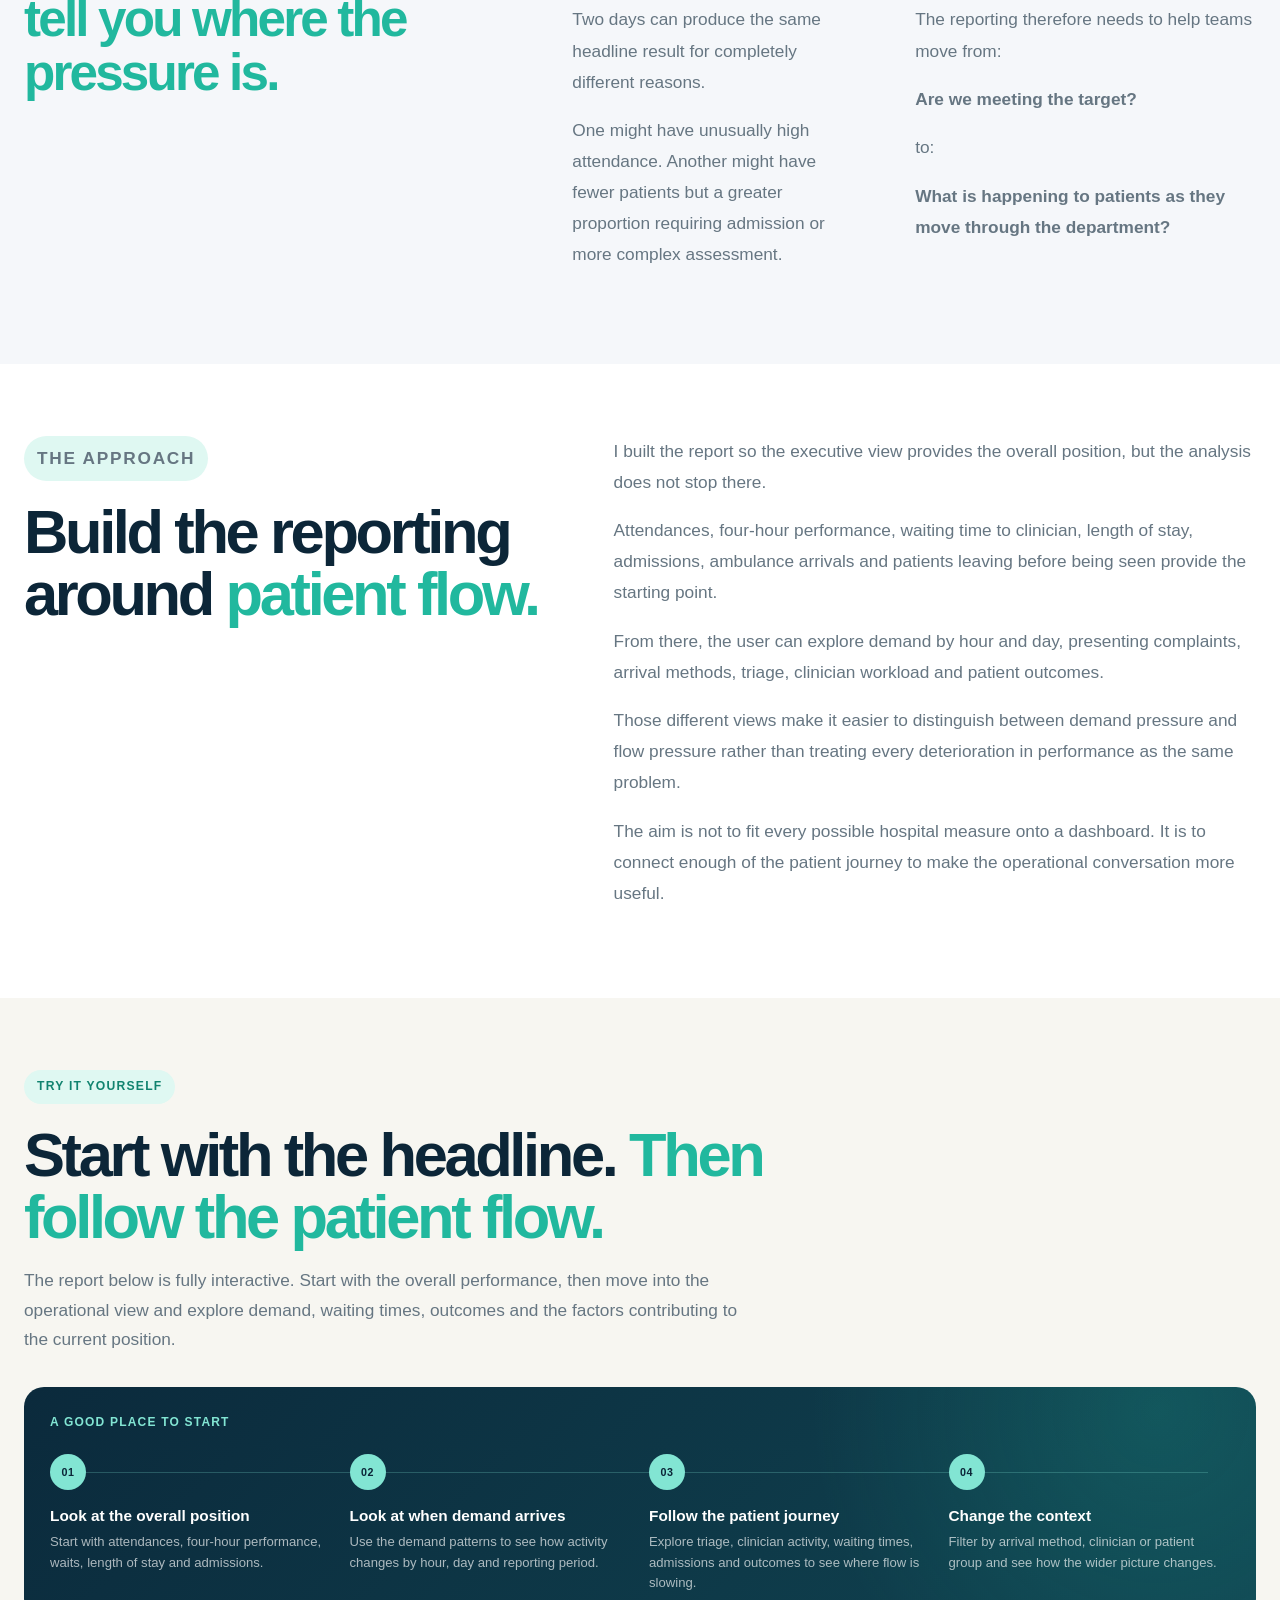
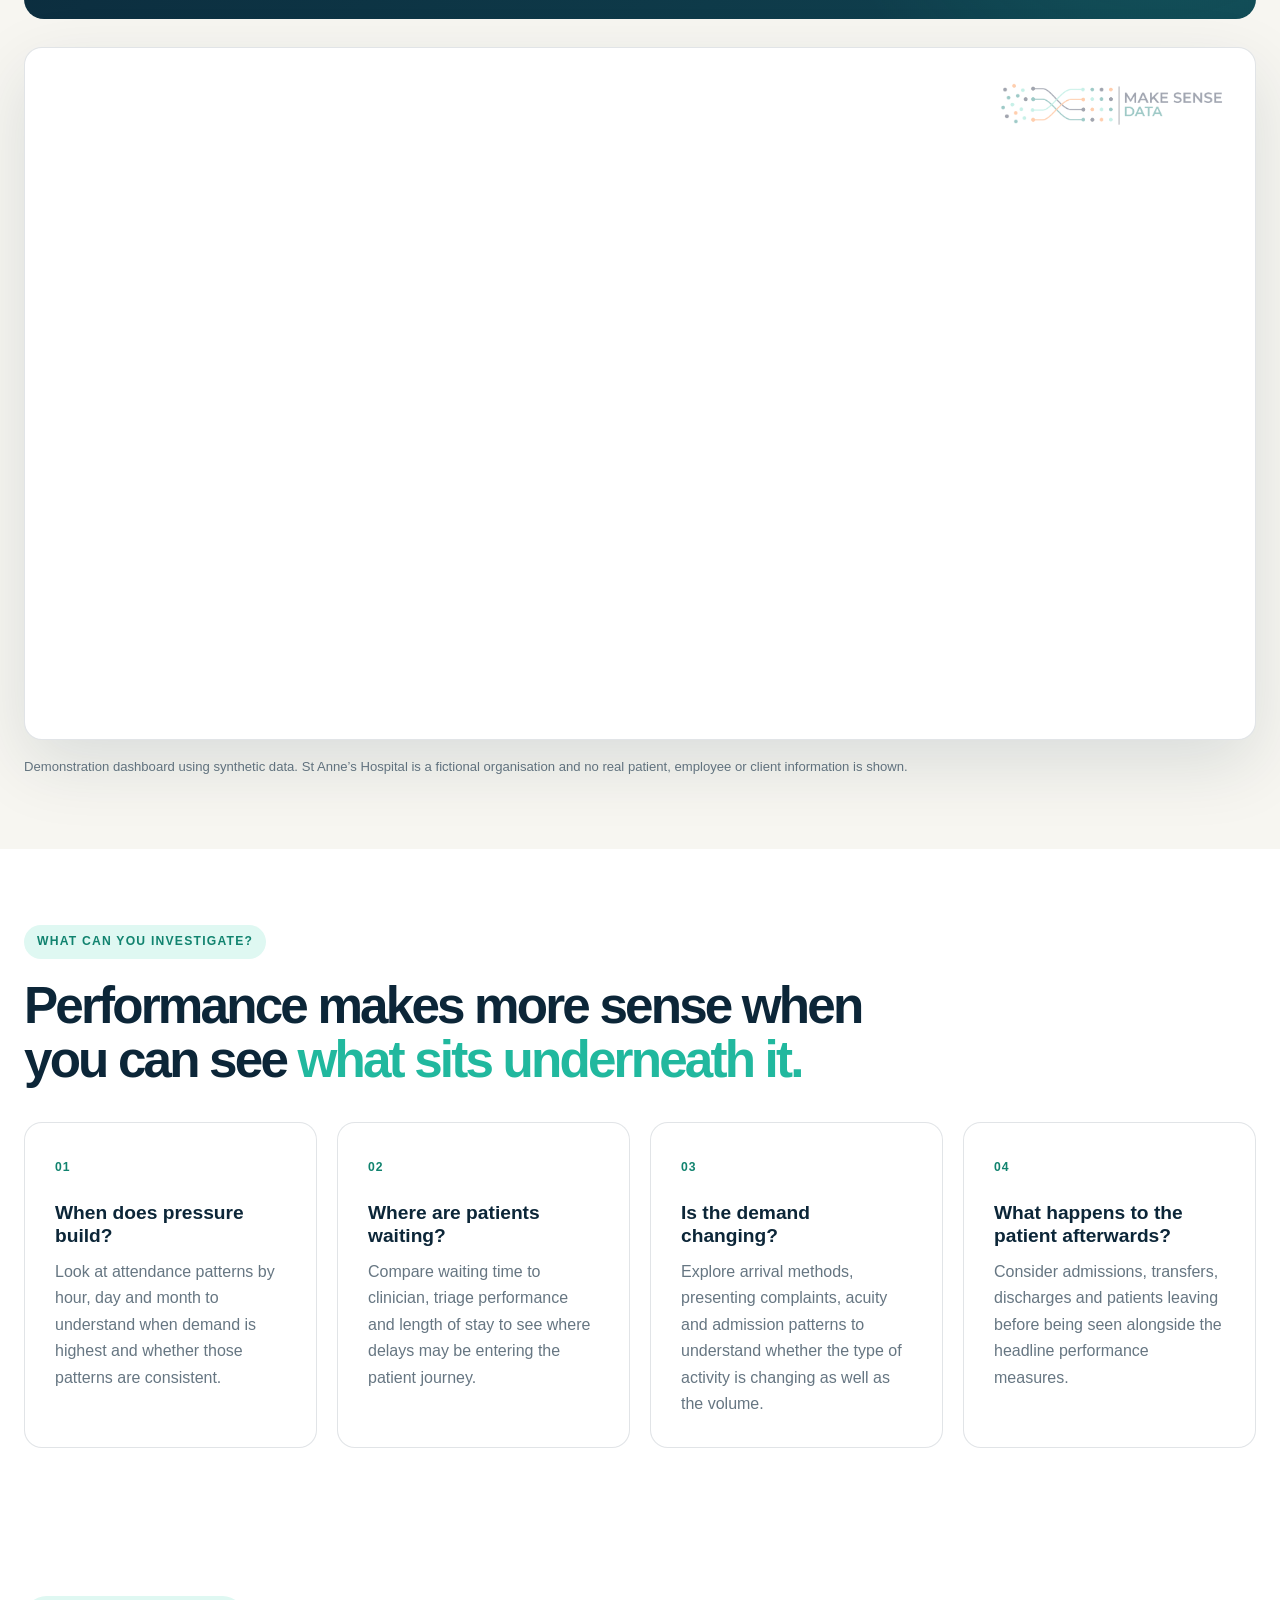
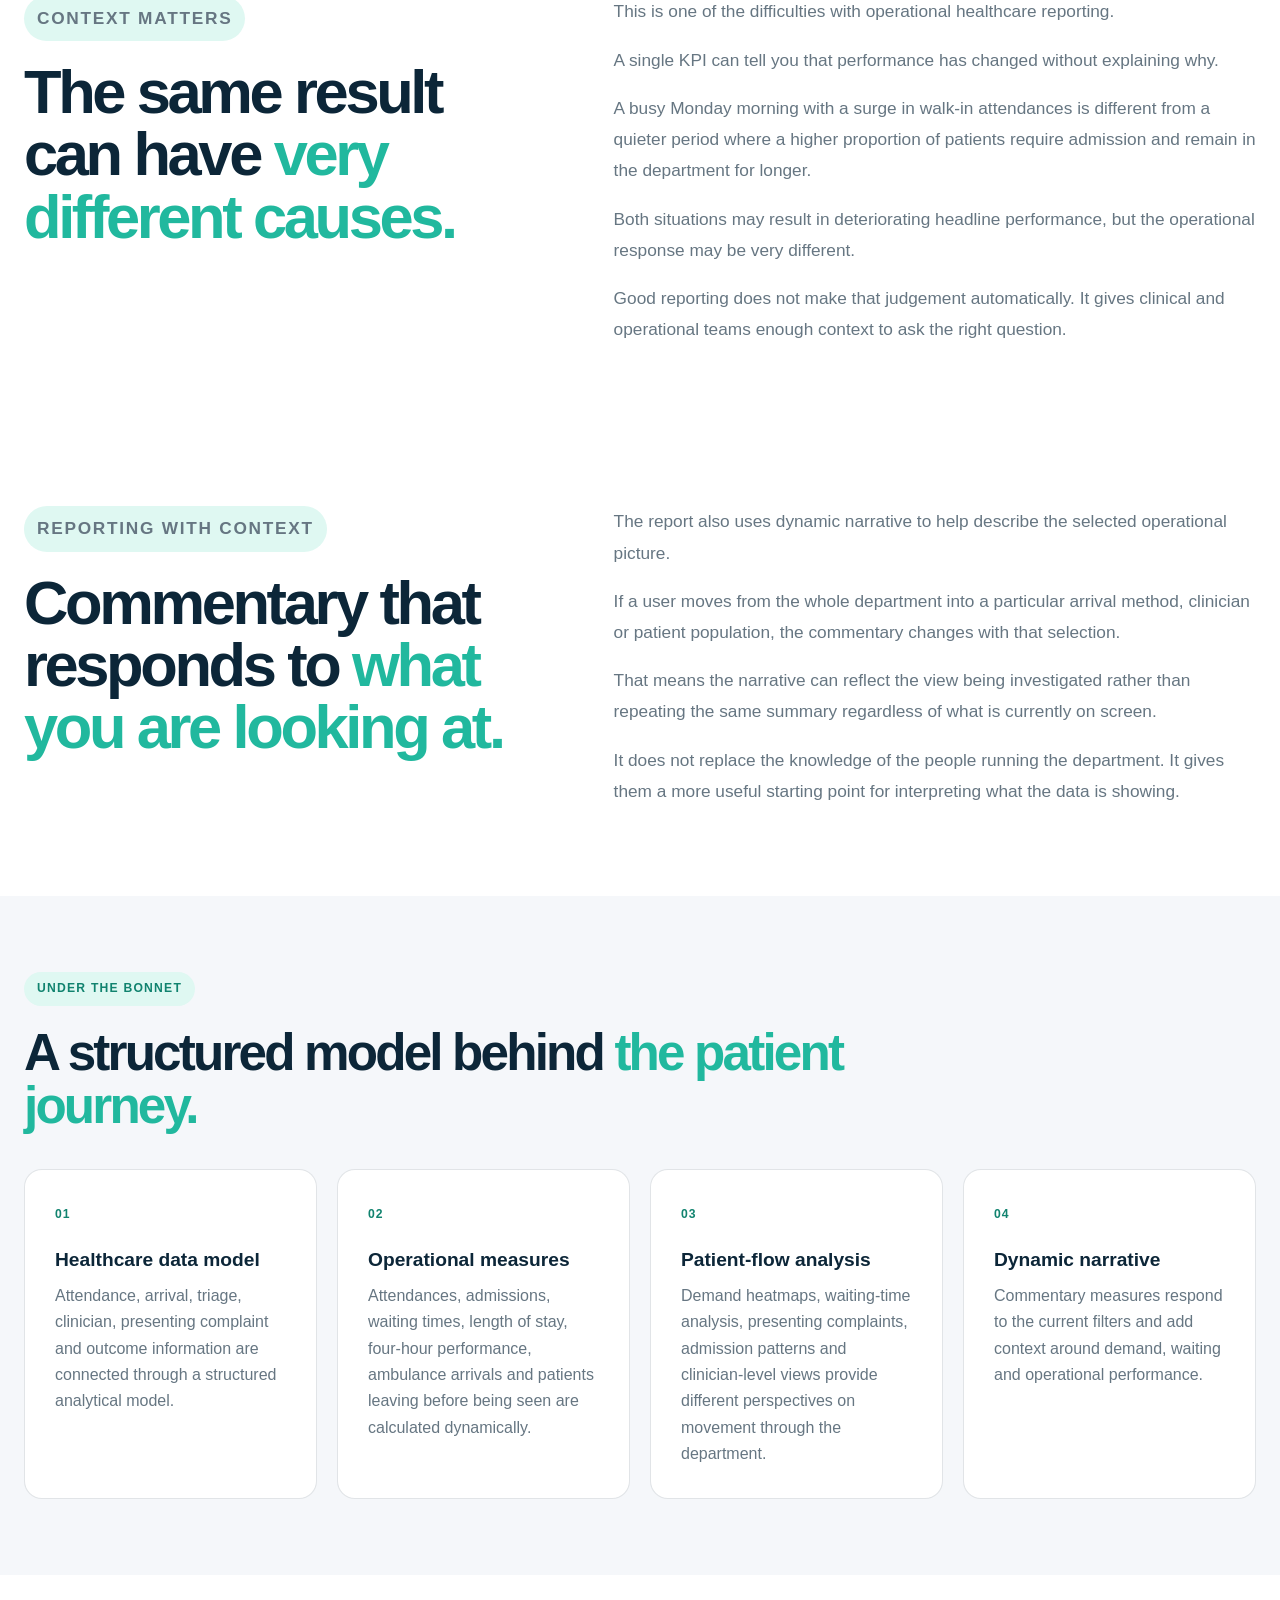
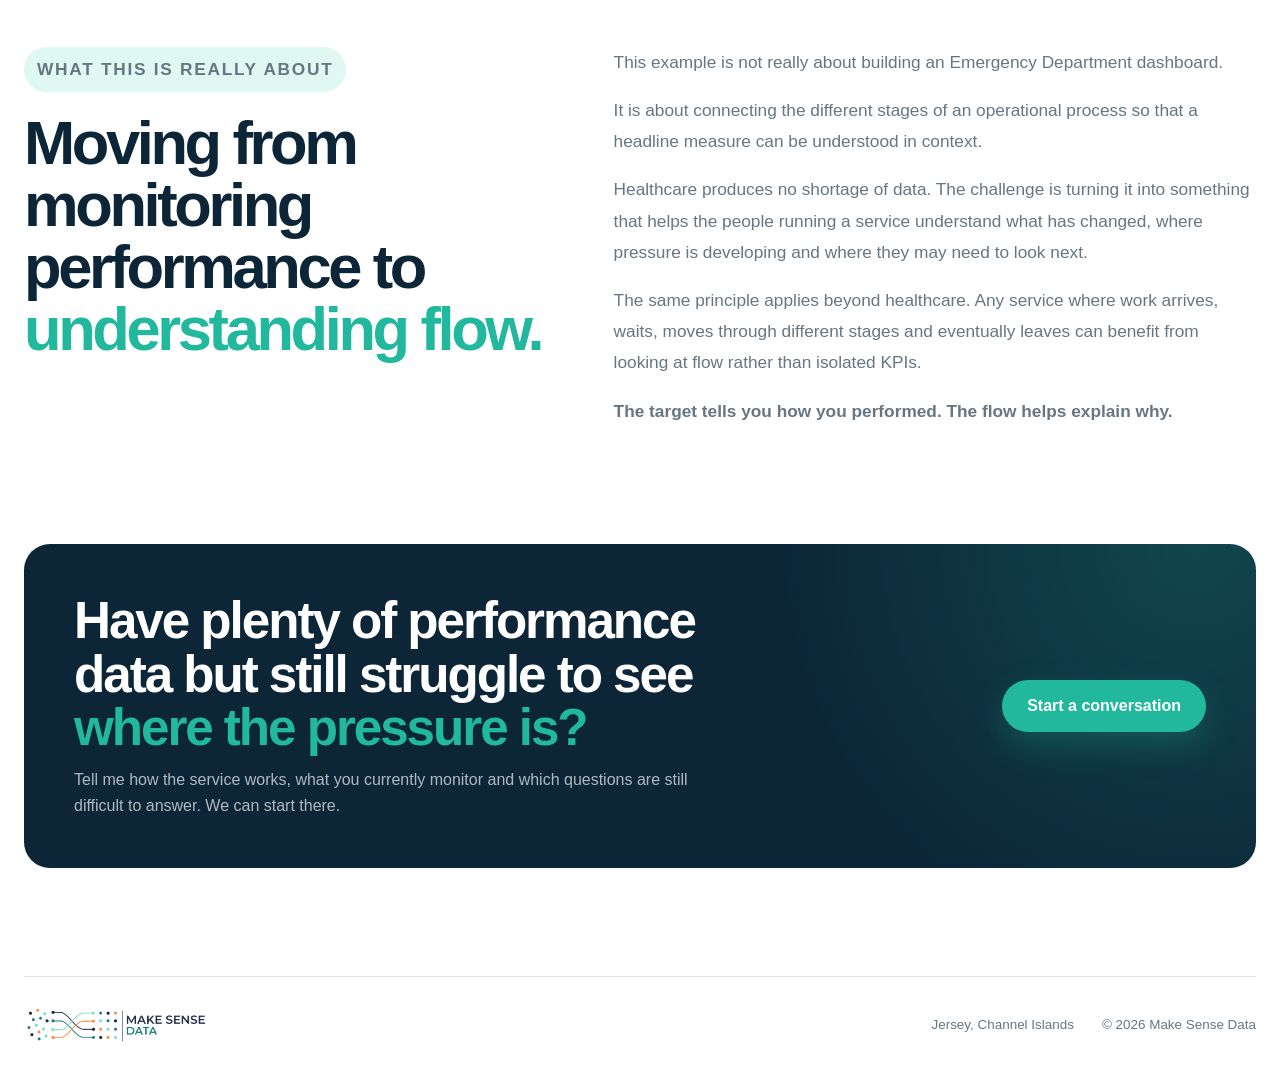
<file: emergency-department-analytics/index.html>
<!doctype html>
<html lang="en">

<head>

  <meta charset="utf-8">
  <meta name="viewport" content="width=device-width, initial-scale=1">

  <title>Emergency Department Analytics | Make Sense Data</title>

  <meta
    name="description"
    content="A practical Emergency Department reporting example showing how demand, waiting times, patient flow, admissions and operational performance can be brought together to understand where pressure is building."
  >

  <meta name="robots" content="index, follow">

  <link
    rel="canonical"
    href="https://www.makesensedata.je/emergency-department-analytics/"
  >

  <meta
    property="og:title"
    content="Emergency Department Analytics | Make Sense Data"
  >

  <meta
    property="og:description"
    content="A healthcare reporting example designed to move beyond headline performance and help teams understand demand, waiting, patient flow and where operational pressure is developing."
  >

  <meta
    property="og:url"
    content="https://www.makesensedata.je/emergency-department-analytics/"
  >

  <meta property="og:type" content="website">


  <link
    rel="stylesheet"
    href="../css/style.css?v=20260819-1"
  >

  <script
    src="../js/app.js?v=20260819-1"
    defer
  ></script>

</head>


<body>


  <!-- ==================================================
       HEADER
       ================================================== -->

  <header class="site-header">

    <div class="container nav-wrap">


      <a
        class="brand brand-logo"
        href="../"
        aria-label="Make Sense Data home"
      >

        <img
          src="../images/make-sense-data-logo.png"
          alt="Make Sense Data"
          class="site-logo"
        >

        <span
          class="brand-flag"
          aria-label="Jersey"
        >
          🇯🇪
        </span>

      </a>


      <button
        class="menu-toggle"
        type="button"
        aria-expanded="false"
        aria-controls="main-nav"
        aria-label="Open navigation"
      >

        <span></span>
        <span></span>

      </button>


      <nav
        class="main-nav"
        id="main-nav"
        aria-label="Main navigation"
      >

        <a href="../#services">
          How I help
        </a>

        <a href="../#work">
          Case studies
        </a>

        <a
          class="nav-about"
          href="../about/"
        >
          About Paul
        </a>

        <a
          class="nav-cta"
          href="../#contact"
        >
          Let’s talk
        </a>

      </nav>


    </div>

  </header>



  <main>


    <!-- ==================================================
         HERO
         ================================================== -->

    <section class="case-study-hero">

      <div class="case-study-inner">


        <p class="eyebrow">
          Healthcare reporting example
        </p>


        <h1>
          Emergency Department
          <span class="heading-accent">
            Analytics
          </span>
        </h1>


        <p>
          An operational view of Emergency Department performance designed
          to move beyond headline targets and help explain when pressure
          builds, where patients are waiting and what may be slowing
          patient flow.
        </p>


      </div>

    </section>



    <!-- ==================================================
         THE SITUATION
         ================================================== -->

    <section class="case-study-overview">

      <div class="case-study-inner case-study-grid">


        <div>

          <p class="eyebrow">
            The situation
          </p>


          <h2>
            You know the department is under pressure.
            <span class="heading-accent">
              But where is it coming from?
            </span>
          </h2>

        </div>


        <div>

          <p>
            St Anne’s Hospital is a fictional organisation created for this
            example, but the operational problem behind it is very real.
          </p>

          <p>
            An Emergency Department produces a huge amount of information:
            attendances, arrival times, triage, waiting times, clinicians,
            admissions, discharges, presenting complaints and length of stay.
          </p>

          <p>
            The headline performance measures are important, but they do not
            necessarily explain what is happening underneath them.
          </p>

          <p>
            A drop in four-hour performance might coincide with higher
            demand. It might reflect a change in the type of patients
            attending. It might be linked to longer waits for assessment,
            increased admissions or patients spending longer in the
            department after a decision has been made.
          </p>

          <p>
            The more useful question is:
          </p>

          <p>
            <strong>
              Where is patient flow slowing, and what is contributing to it?
            </strong>
          </p>

        </div>


      </div>

    </section>



    <!-- ==================================================
         THE QUESTION
         ================================================== -->

    <section class="case-study-build">

      <div class="case-study-inner">


        <p class="eyebrow">
          The question
        </p>


        <h2>
          The headline measure tells you there is pressure.
          <span class="heading-accent">
            It does not tell you where the pressure is.
          </span>
        </h2>


        <div class="case-study-grid">


          <div>

            <p>
              Four-hour performance is a useful indicator, but it is an
              outcome of everything happening before that point.
            </p>

            <p>
              Two days can produce the same headline result for completely
              different reasons.
            </p>

            <p>
              One might have unusually high attendance. Another might have
              fewer patients but a greater proportion requiring admission or
              more complex assessment.
            </p>

          </div>


          <div>

            <p>
              The same applies to average waiting times. An overall average
              can hide particular times of day, patient groups or stages of
              the pathway where delays are concentrated.
            </p>

            <p>
              The reporting therefore needs to help teams move from:
            </p>

            <p>
              <strong>
                Are we meeting the target?
              </strong>
            </p>

            <p>
              to:
            </p>

            <p>
              <strong>
                What is happening to patients as they move through the
                department?
              </strong>
            </p>

          </div>


        </div>


      </div>

    </section>



    <!-- ==================================================
         THE APPROACH
         ================================================== -->

    <section class="case-study-overview">

      <div class="case-study-inner case-study-grid">


        <div>

          <p class="eyebrow">
            The approach
          </p>


          <h2>
            Build the reporting around
            <span class="heading-accent">
              patient flow.
            </span>
          </h2>

        </div>


        <div>

          <p>
            I built the report so the executive view provides the overall
            position, but the analysis does not stop there.
          </p>

          <p>
            Attendances, four-hour performance, waiting time to clinician,
            length of stay, admissions, ambulance arrivals and patients
            leaving before being seen provide the starting point.
          </p>

          <p>
            From there, the user can explore demand by hour and day,
            presenting complaints, arrival methods, triage, clinician
            workload and patient outcomes.
          </p>

          <p>
            Those different views make it easier to distinguish between
            demand pressure and flow pressure rather than treating every
            deterioration in performance as the same problem.
          </p>

          <p>
            The aim is not to fit every possible hospital measure onto a
            dashboard. It is to connect enough of the patient journey to
            make the operational conversation more useful.
          </p>

        </div>


      </div>

    </section>



    <!-- ==================================================
         LIVE DASHBOARD
         ================================================== -->

    <section class="dashboard-section">

      <div class="case-study-inner">


        <div class="dashboard-heading">


          <p class="eyebrow">
            Try it yourself
          </p>


          <h2>
            Start with the headline.
            <span class="heading-accent">
              Then follow the patient flow.
            </span>
          </h2>


          <p>
            The report below is fully interactive. Start with the overall
            performance, then move into the operational view and explore
            demand, waiting times, outcomes and the factors contributing
            to the current position.
          </p>


        </div>



        <div
          class="report-guide"
          aria-label="How to explore this report"
        >


          <p class="report-guide-title">
            A good place to start
          </p>


          <ol>


            <li>

              <span>01</span>

              <div>

                <strong>
                  Look at the overall position
                </strong>

                <p>
                  Start with attendances, four-hour performance, waits,
                  length of stay and admissions.
                </p>

              </div>

            </li>


            <li>

              <span>02</span>

              <div>

                <strong>
                  Look at when demand arrives
                </strong>

                <p>
                  Use the demand patterns to see how activity changes by
                  hour, day and reporting period.
                </p>

              </div>

            </li>


            <li>

              <span>03</span>

              <div>

                <strong>
                  Follow the patient journey
                </strong>

                <p>
                  Explore triage, clinician activity, waiting times,
                  admissions and outcomes to see where flow is slowing.
                </p>

              </div>

            </li>


            <li>

              <span>04</span>

              <div>

                <strong>
                  Change the context
                </strong>

                <p>
                  Filter by arrival method, clinician or patient group and
                  see how the wider picture changes.
                </p>

              </div>

            </li>


          </ol>


        </div>



        <div class="powerbi-embed">


          <iframe
            title="St Anne's Hospital Emergency Department Power BI Report"
            src="https://app.powerbi.com/view?r=eyJrIjoiZTgzODY1MmUtOTg3ZC00YmVlLWFmNzUtOWM4YWVlYmEwODc3IiwidCI6ImU4N2ZhOWQ1LWRmNWQtNGFiZS04ZDQxLTRlYjRhYzBlNmViZCJ9"
            allowfullscreen
          ></iframe>


          <img
            class="powerbi-watermark"
            src="../images/make-sense-data-logo.png"
            alt=""
            aria-hidden="true"
          >


        </div>



        <p class="demo-note">
          Demonstration dashboard using synthetic data. St Anne’s Hospital
          is a fictional organisation and no real patient, employee or
          client information is shown.
        </p>


      </div>

    </section>



    <!-- ==================================================
         QUESTIONS TO INVESTIGATE
         ================================================== -->

    <section class="case-study-build">

      <div class="case-study-inner">


        <p class="eyebrow">
          What can you investigate?
        </p>


        <h2>
          Performance makes more sense when you can see
          <span class="heading-accent">
            what sits underneath it.
          </span>
        </h2>



        <div class="capability-grid">


          <article>

            <span>01</span>

            <h3>
              When does pressure build?
            </h3>

            <p>
              Look at attendance patterns by hour, day and month to
              understand when demand is highest and whether those patterns
              are consistent.
            </p>

          </article>


          <article>

            <span>02</span>

            <h3>
              Where are patients waiting?
            </h3>

            <p>
              Compare waiting time to clinician, triage performance and
              length of stay to see where delays may be entering the
              patient journey.
            </p>

          </article>


          <article>

            <span>03</span>

            <h3>
              Is the demand changing?
            </h3>

            <p>
              Explore arrival methods, presenting complaints, acuity and
              admission patterns to understand whether the type of activity
              is changing as well as the volume.
            </p>

          </article>


          <article>

            <span>04</span>

            <h3>
              What happens to the patient afterwards?
            </h3>

            <p>
              Consider admissions, transfers, discharges and patients
              leaving before being seen alongside the headline performance
              measures.
            </p>

          </article>


        </div>


      </div>

    </section>



    <!-- ==================================================
         CONTEXT MATTERS
         ================================================== -->

    <section class="case-study-overview">

      <div class="case-study-inner case-study-grid">


        <div>

          <p class="eyebrow">
            Context matters
          </p>


          <h2>
            The same result can have
            <span class="heading-accent">
              very different causes.
            </span>
          </h2>

        </div>


        <div>

          <p>
            This is one of the difficulties with operational healthcare
            reporting.
          </p>

          <p>
            A single KPI can tell you that performance has changed without
            explaining why.
          </p>

          <p>
            A busy Monday morning with a surge in walk-in attendances is
            different from a quieter period where a higher proportion of
            patients require admission and remain in the department for
            longer.
          </p>

          <p>
            Both situations may result in deteriorating headline
            performance, but the operational response may be very different.
          </p>

          <p>
            Good reporting does not make that judgement automatically.
            It gives clinical and operational teams enough context to ask
            the right question.
          </p>

        </div>


      </div>

    </section>



    <!-- ==================================================
         REPORTING WITH CONTEXT
         ================================================== -->

    <section class="case-study-overview">

      <div class="case-study-inner case-study-grid">


        <div>

          <p class="eyebrow">
            Reporting with context
          </p>


          <h2>
            Commentary that responds to
            <span class="heading-accent">
              what you are looking at.
            </span>
          </h2>

        </div>


        <div>

          <p>
            The report also uses dynamic narrative to help describe the
            selected operational picture.
          </p>

          <p>
            If a user moves from the whole department into a particular
            arrival method, clinician or patient population, the commentary
            changes with that selection.
          </p>

          <p>
            That means the narrative can reflect the view being investigated
            rather than repeating the same summary regardless of what is
            currently on screen.
          </p>

          <p>
            It does not replace the knowledge of the people running the
            department. It gives them a more useful starting point for
            interpreting what the data is showing.
          </p>

        </div>


      </div>

    </section>



    <!-- ==================================================
         UNDER THE BONNET
         ================================================== -->

    <section class="case-study-build">

      <div class="case-study-inner">


        <p class="eyebrow">
          Under the bonnet
        </p>


        <h2>
          A structured model behind
          <span class="heading-accent">
            the patient journey.
          </span>
        </h2>



        <div class="capability-grid">


          <article>

            <span>01</span>

            <h3>
              Healthcare data model
            </h3>

            <p>
              Attendance, arrival, triage, clinician, presenting complaint
              and outcome information are connected through a structured
              analytical model.
            </p>

          </article>


          <article>

            <span>02</span>

            <h3>
              Operational measures
            </h3>

            <p>
              Attendances, admissions, waiting times, length of stay,
              four-hour performance, ambulance arrivals and patients
              leaving before being seen are calculated dynamically.
            </p>

          </article>


          <article>

            <span>03</span>

            <h3>
              Patient-flow analysis
            </h3>

            <p>
              Demand heatmaps, waiting-time analysis, presenting complaints,
              admission patterns and clinician-level views provide different
              perspectives on movement through the department.
            </p>

          </article>


          <article>

            <span>04</span>

            <h3>
              Dynamic narrative
            </h3>

            <p>
              Commentary measures respond to the current filters and add
              context around demand, waiting and operational performance.
            </p>

          </article>


        </div>


      </div>

    </section>



    <!-- ==================================================
         WHAT THIS IS REALLY ABOUT
         ================================================== -->

    <section class="case-study-overview">

      <div class="case-study-inner case-study-grid">


        <div>

          <p class="eyebrow">
            What this is really about
          </p>


          <h2>
            Moving from monitoring performance to
            <span class="heading-accent">
              understanding flow.
            </span>
          </h2>

        </div>


        <div>

          <p>
            This example is not really about building an Emergency
            Department dashboard.
          </p>

          <p>
            It is about connecting the different stages of an operational
            process so that a headline measure can be understood in context.
          </p>

          <p>
            Healthcare produces no shortage of data. The challenge is
            turning it into something that helps the people running a service
            understand what has changed, where pressure is developing and
            where they may need to look next.
          </p>

          <p>
            The same principle applies beyond healthcare. Any service where
            work arrives, waits, moves through different stages and eventually
            leaves can benefit from looking at flow rather than isolated KPIs.
          </p>

          <p>
            <strong>
              The target tells you how you performed. The flow helps explain
              why.
            </strong>
          </p>

        </div>


      </div>

    </section>



    <!-- ==================================================
         CTA
         ================================================== -->

    <section class="case-study-cta">

      <div class="case-study-inner">


        <div class="case-study-cta-panel">


          <div>

            <h2>
              Have plenty of performance data but still struggle to see
              <span class="heading-accent">
                where the pressure is?
              </span>
            </h2>

            <p>
              Tell me how the service works, what you currently monitor and
              which questions are still difficult to answer. We can start
              there.
            </p>

          </div>


          <a
            class="button primary"
            href="mailto:hello@makesensedata.je?subject=Healthcare%20reporting%20enquiry"
          >
            Start a conversation
          </a>


        </div>


      </div>

    </section>


  </main>



  <!-- ==================================================
       FOOTER
       ================================================== -->

  <footer class="site-footer">

    <div class="container footer-wrap">


      <a
        class="brand brand-logo footer-brand"
        href="../"
        aria-label="Make Sense Data home"
      >

        <img
          src="../images/make-sense-data-logo.png"
          alt="Make Sense Data"
          class="footer-logo"
        >

      </a>


      <p>
        Jersey, Channel Islands
      </p>


      <p>
        © <span id="year"></span> Make Sense Data
      </p>


    </div>

  </footer>


</body>

</html>
</file>
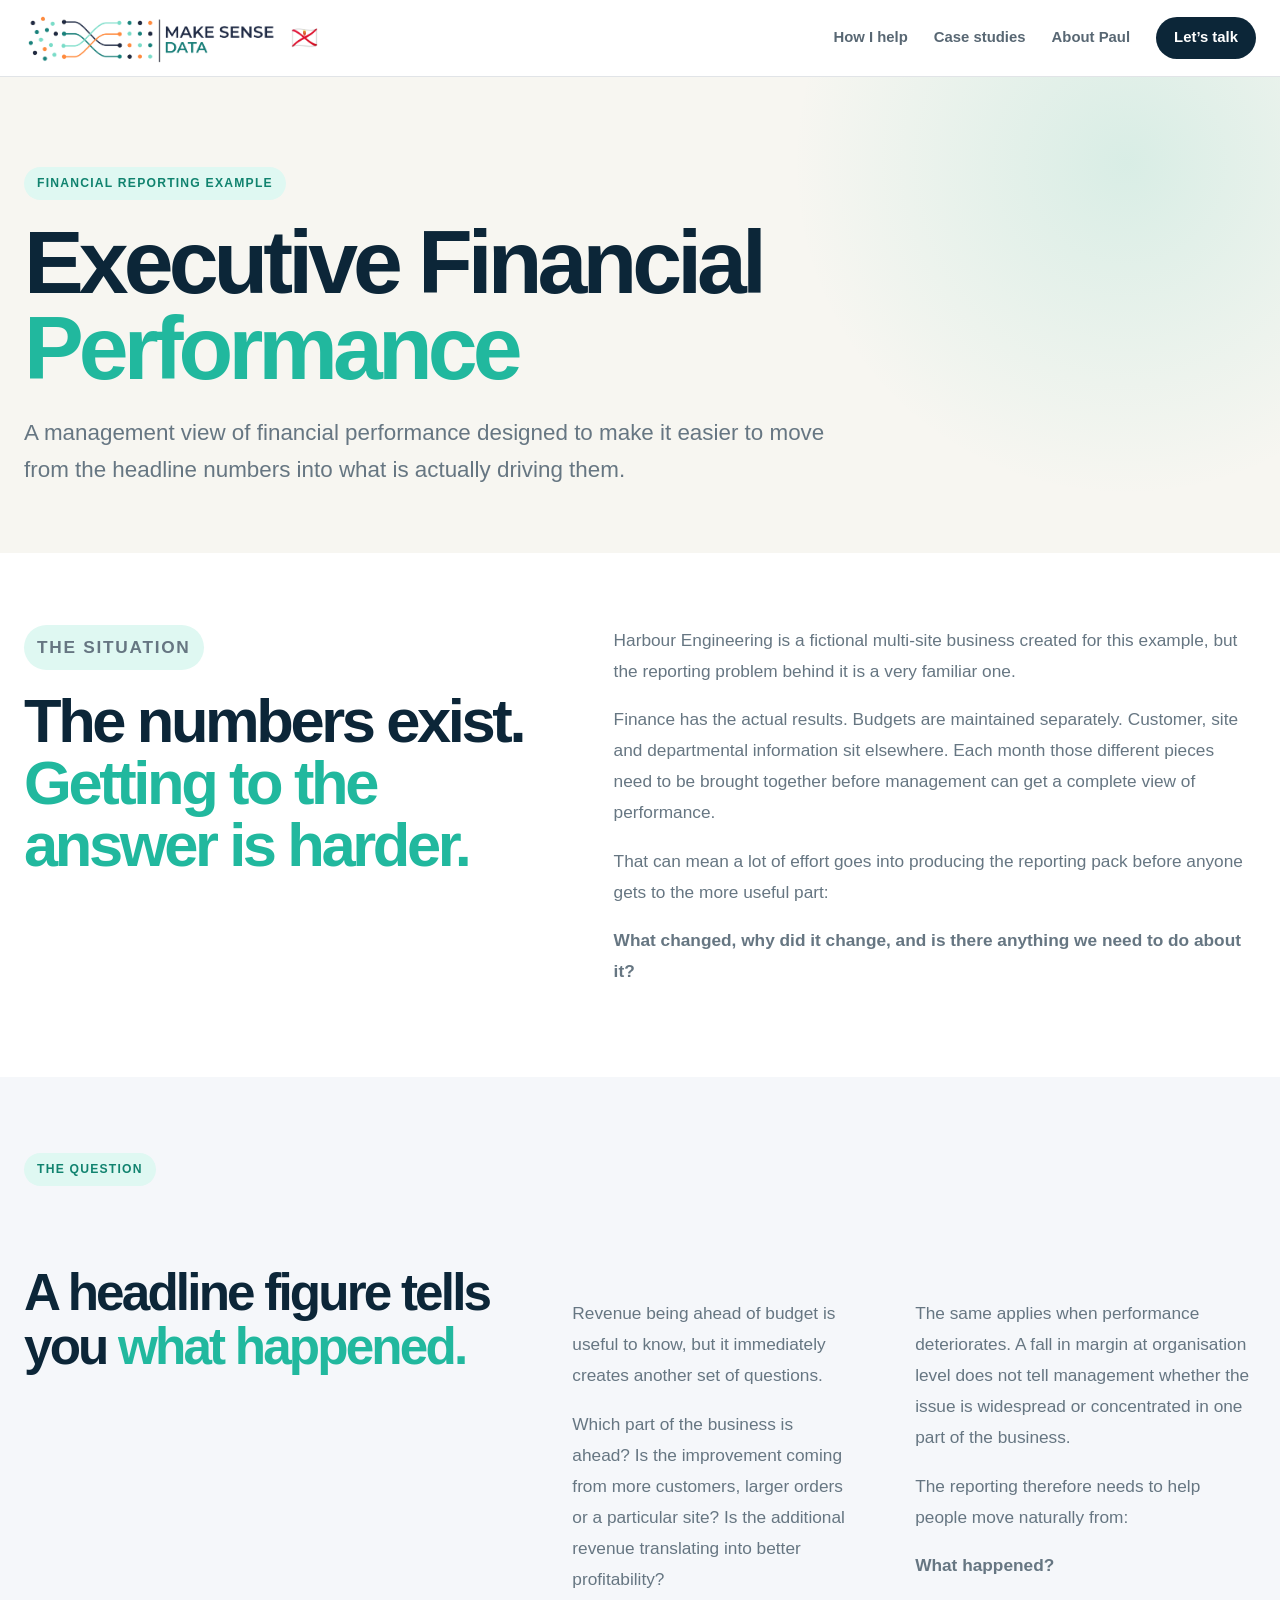
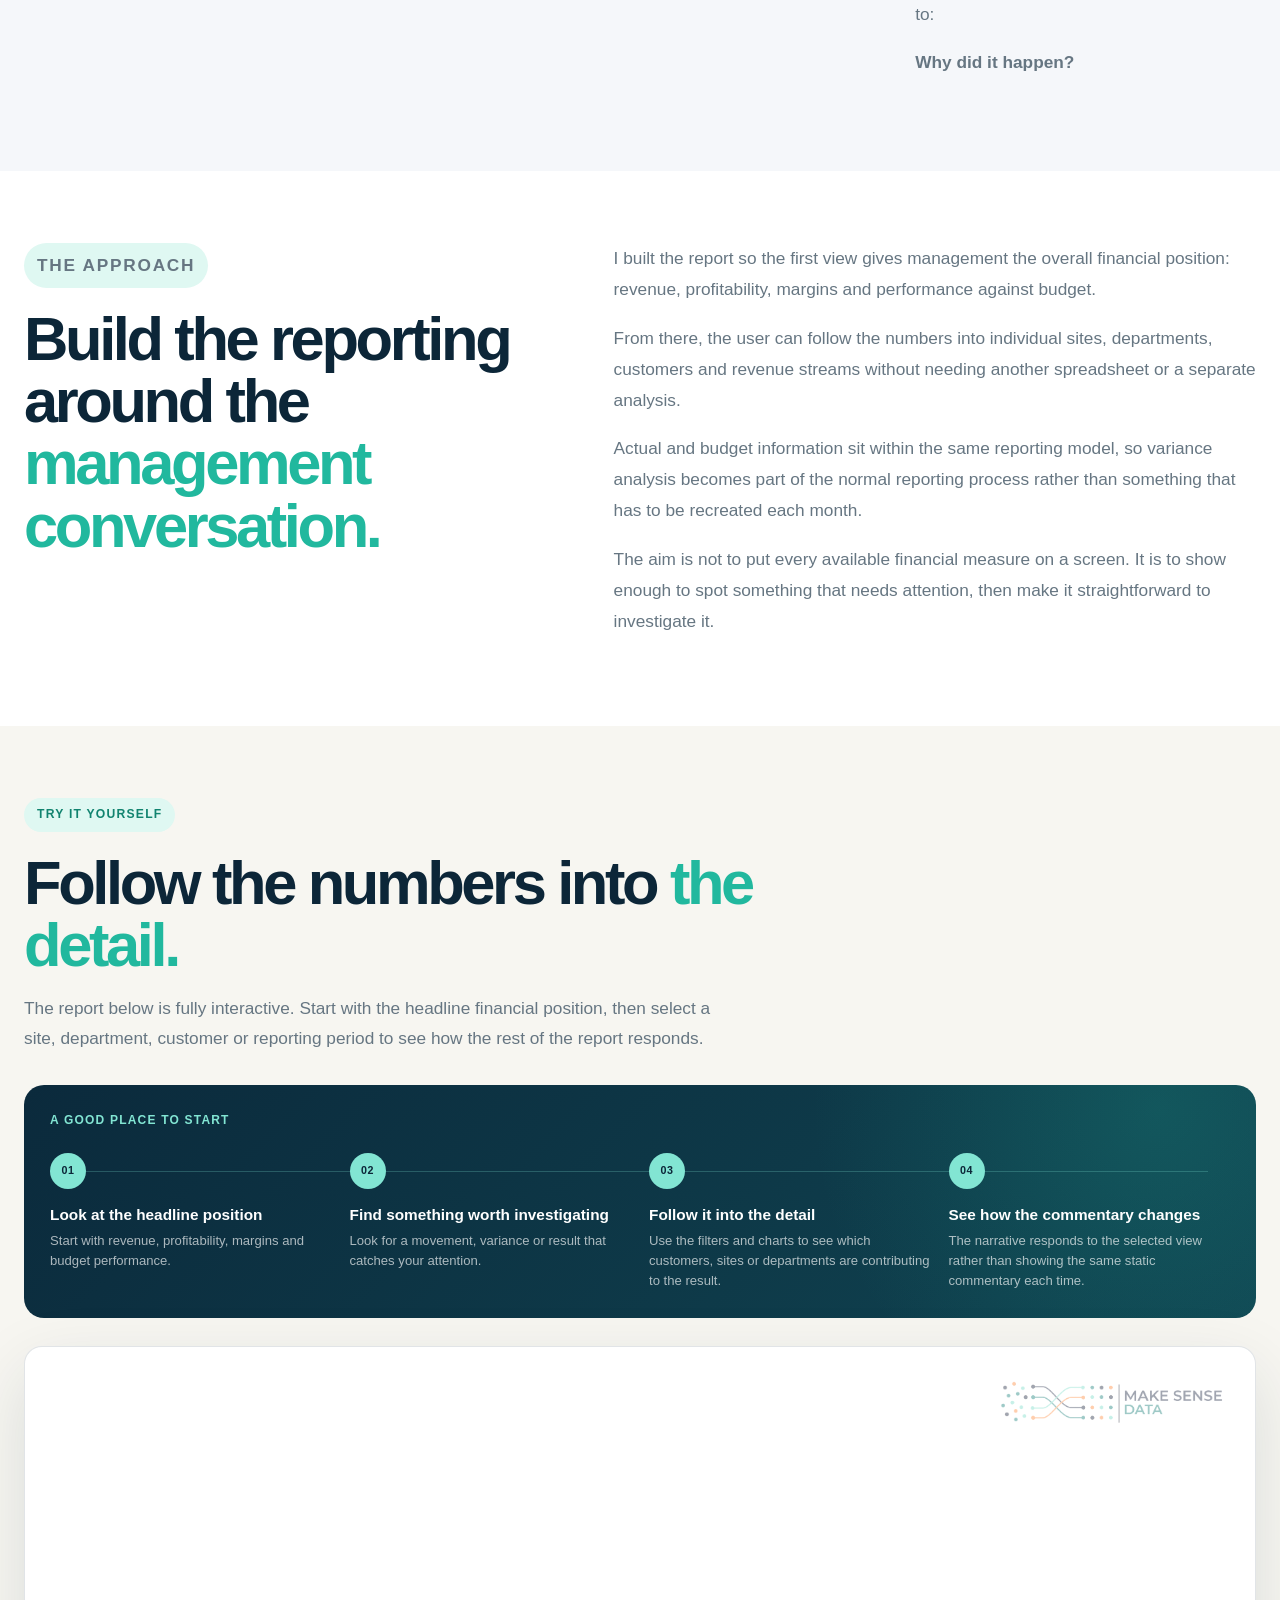
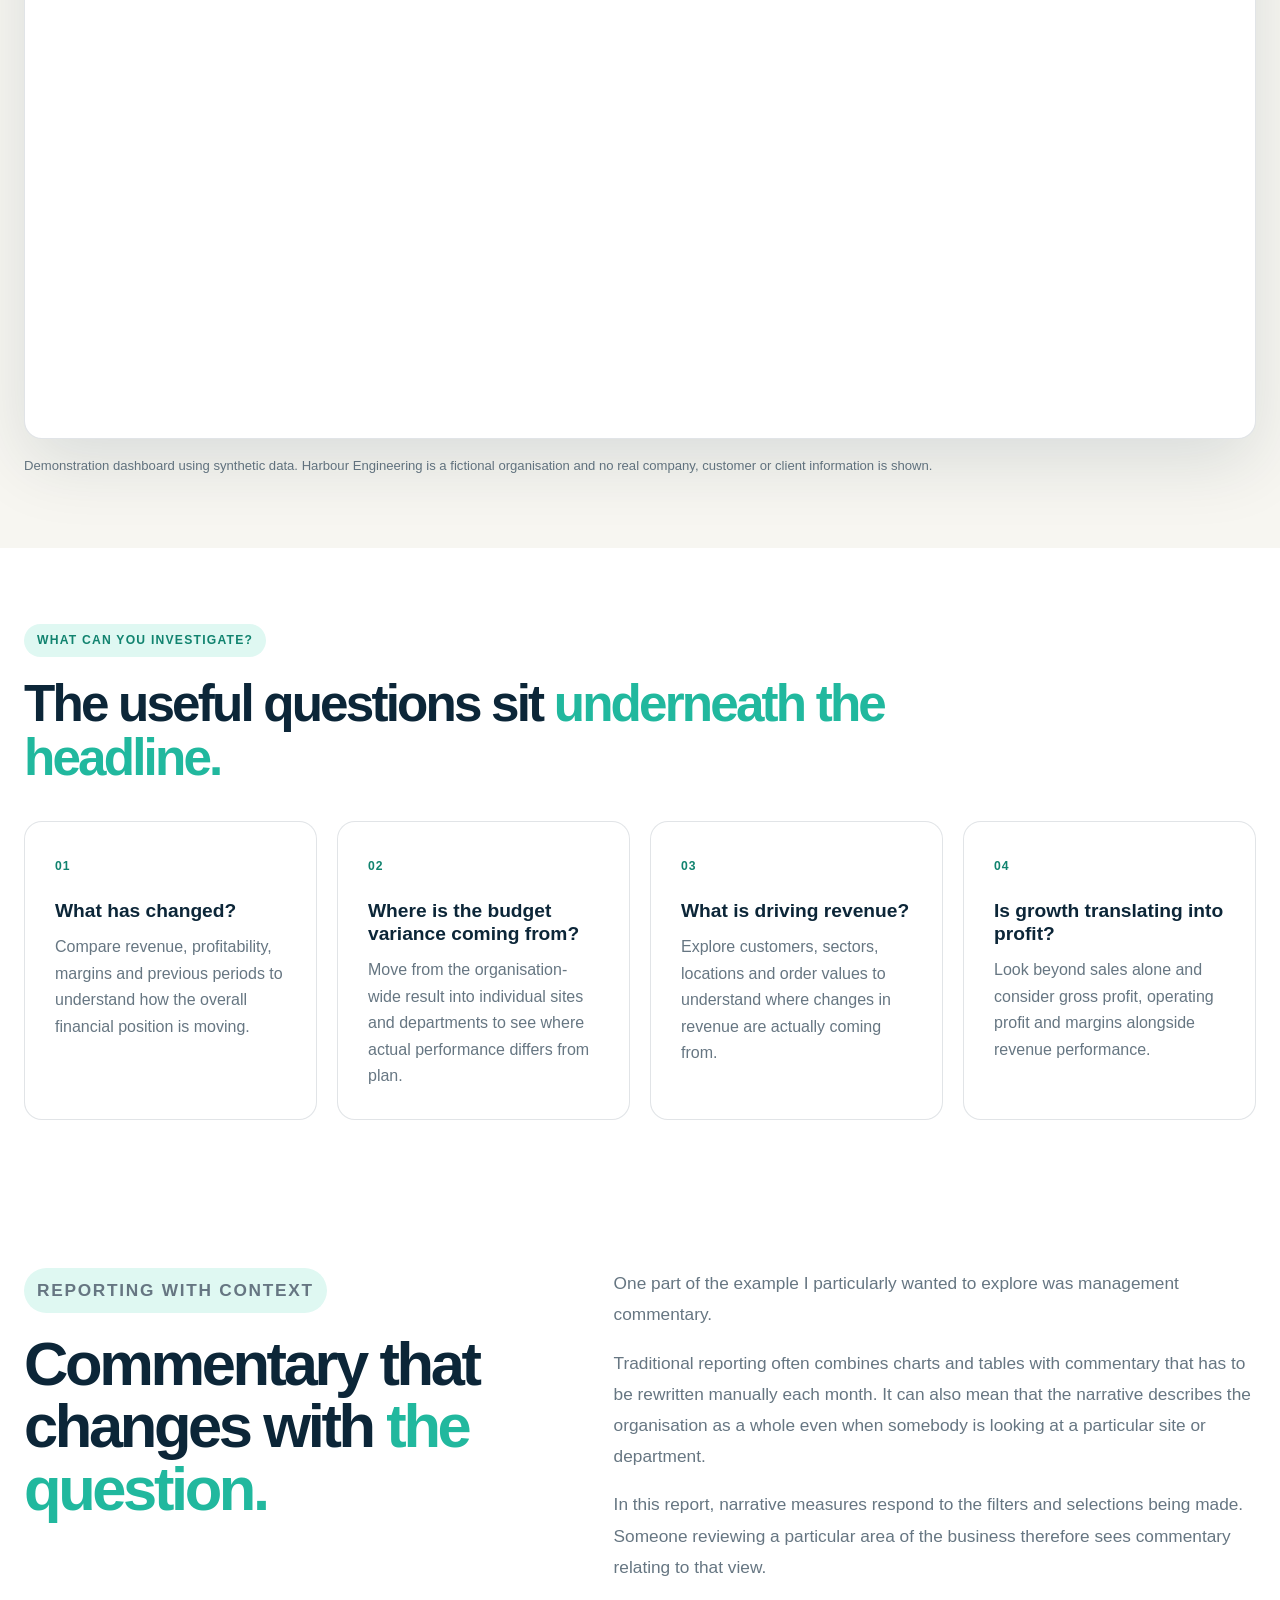
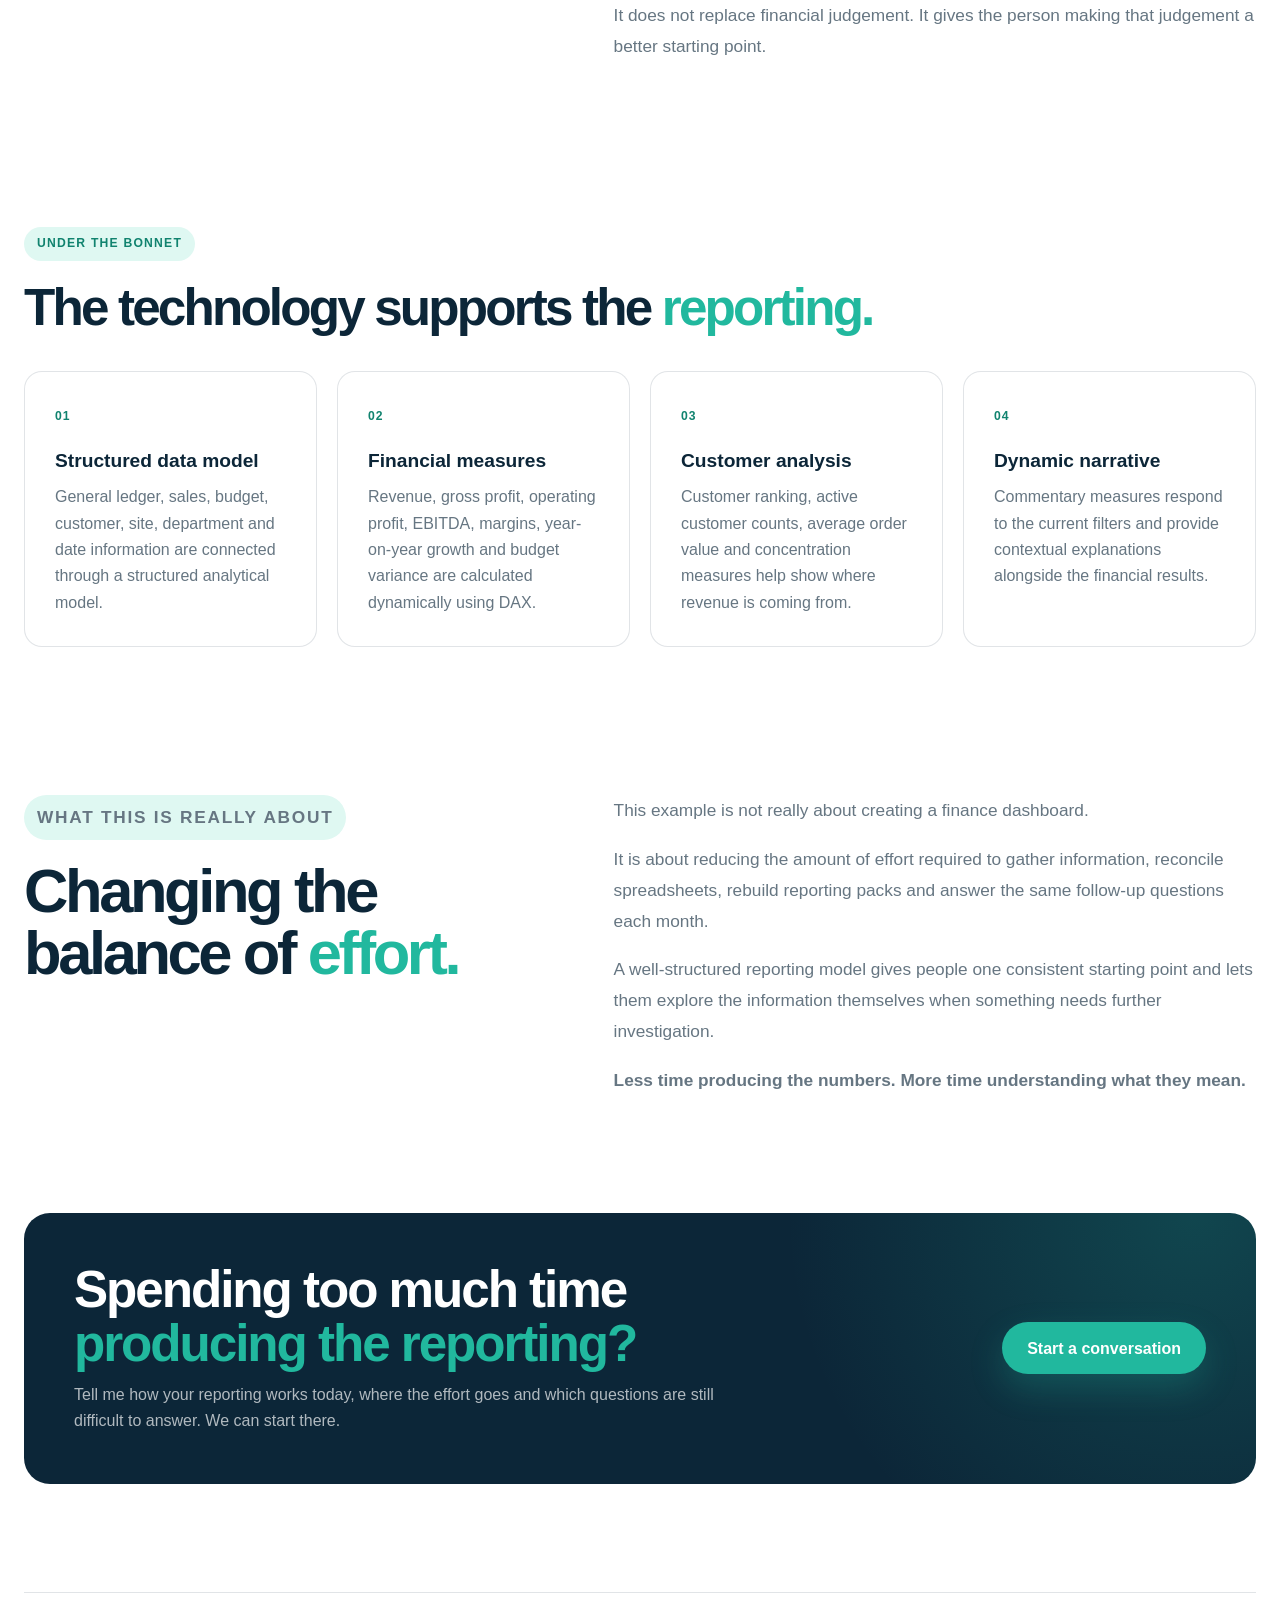
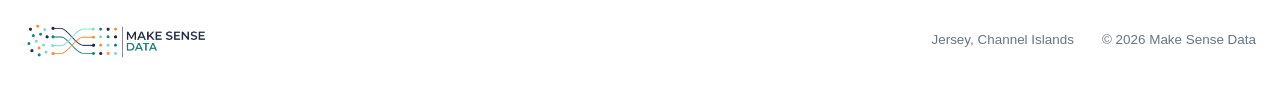
<file: executive-finance-analytics/index.html>
<!doctype html>
<html lang="en">

<head>

  <meta charset="utf-8">
  <meta name="viewport" content="width=device-width, initial-scale=1">

  <title>Executive Financial Performance Analytics | Make Sense Data</title>

  <meta
    name="description"
    content="A practical financial reporting example showing how revenue, profitability, budgets and customer performance can be brought together to help management understand what has changed and why."
  >

  <meta name="robots" content="index, follow">

  <link
    rel="canonical"
    href="https://www.makesensedata.je/executive-finance-analytics/"
  >

  <link
    rel="stylesheet"
    href="../css/style.css?v=20260819-1"
  >

  <script
    src="../js/app.js?v=20260819-1"
    defer
  ></script>

</head>


<body>


  <!-- ==================================================
       HEADER
       ================================================== -->

  <header class="site-header">

    <div class="container nav-wrap">


      <a
        class="brand brand-logo"
        href="../"
        aria-label="Make Sense Data home"
      >

        <img
          src="../images/make-sense-data-logo.png"
          alt="Make Sense Data"
          class="site-logo"
        >

        <span
          class="brand-flag"
          aria-label="Jersey"
        >
          🇯🇪
        </span>

      </a>


      <button
        class="menu-toggle"
        type="button"
        aria-expanded="false"
        aria-controls="main-nav"
        aria-label="Open navigation"
      >

        <span></span>
        <span></span>

      </button>


      <nav
        class="main-nav"
        id="main-nav"
        aria-label="Main navigation"
      >

        <a href="../#services">
          How I help
        </a>

        <a href="../#work">
          Case studies
        </a>

        <a
          class="nav-about"
          href="../about/"
        >
          About Paul
        </a>

        <a
          class="nav-cta"
          href="../#contact"
        >
          Let’s talk
        </a>

      </nav>


    </div>

  </header>



  <main>


    <!-- ==================================================
         HERO
         ================================================== -->

    <section class="case-study-hero">

      <div class="case-study-inner">


        <p class="eyebrow">
          Financial reporting example
        </p>


        <h1>
          Executive Financial
          <span class="heading-accent">
            Performance
          </span>
        </h1>


        <p>
          A management view of financial performance designed to make it
          easier to move from the headline numbers into what is actually
          driving them.
        </p>


      </div>

    </section>



    <!-- ==================================================
         THE SITUATION
         ================================================== -->

    <section class="case-study-overview">

      <div class="case-study-inner case-study-grid">


        <div>

          <p class="eyebrow">
            The situation
          </p>

          <h2>
            The numbers exist.
            <span class="heading-accent">
              Getting to the answer is harder.
            </span>
          </h2>

        </div>


        <div>

          <p>
            Harbour Engineering is a fictional multi-site business created
            for this example, but the reporting problem behind it is a very
            familiar one.
          </p>

          <p>
            Finance has the actual results. Budgets are maintained
            separately. Customer, site and departmental information sit
            elsewhere. Each month those different pieces need to be brought
            together before management can get a complete view of
            performance.
          </p>

          <p>
            That can mean a lot of effort goes into producing the reporting
            pack before anyone gets to the more useful part:
          </p>

          <p>
            <strong>
              What changed, why did it change, and is there anything we
              need to do about it?
            </strong>
          </p>

        </div>


      </div>

    </section>



    <!-- ==================================================
         THE QUESTION
         ================================================== -->

    <section class="case-study-build">

      <div class="case-study-inner">


        <p class="eyebrow">
          The question
        </p>


        <h2>
          A headline figure tells you
          <span class="heading-accent">
            what happened.
          </span>
        </h2>


        <div class="case-study-grid">


          <div>

            <p>
              Revenue being ahead of budget is useful to know, but it
              immediately creates another set of questions.
            </p>

            <p>
              Which part of the business is ahead? Is the improvement
              coming from more customers, larger orders or a particular
              site? Is the additional revenue translating into better
              profitability?
            </p>

          </div>


          <div>

            <p>
              The same applies when performance deteriorates. A fall in
              margin at organisation level does not tell management whether
              the issue is widespread or concentrated in one part of the
              business.
            </p>

            <p>
              The reporting therefore needs to help people move naturally
              from:
            </p>

            <p>
              <strong>
                What happened?
              </strong>
            </p>

            <p>
              to:
            </p>

            <p>
              <strong>
                Why did it happen?
              </strong>
            </p>

          </div>


        </div>


      </div>

    </section>



    <!-- ==================================================
         THE APPROACH
         ================================================== -->

    <section class="case-study-overview">

      <div class="case-study-inner case-study-grid">


        <div>

          <p class="eyebrow">
            The approach
          </p>

          <h2>
            Build the reporting around the
            <span class="heading-accent">
              management conversation.
            </span>
          </h2>

        </div>


        <div>

          <p>
            I built the report so the first view gives management the
            overall financial position: revenue, profitability, margins
            and performance against budget.
          </p>

          <p>
            From there, the user can follow the numbers into individual
            sites, departments, customers and revenue streams without
            needing another spreadsheet or a separate analysis.
          </p>

          <p>
            Actual and budget information sit within the same reporting
            model, so variance analysis becomes part of the normal
            reporting process rather than something that has to be
            recreated each month.
          </p>

          <p>
            The aim is not to put every available financial measure on a
            screen. It is to show enough to spot something that needs
            attention, then make it straightforward to investigate it.
          </p>

        </div>


      </div>

    </section>



    <!-- ==================================================
         LIVE DASHBOARD
         ================================================== -->

    <section class="dashboard-section">

      <div class="case-study-inner">


        <div class="dashboard-heading">


          <p class="eyebrow">
            Try it yourself
          </p>


          <h2>
            Follow the numbers into
            <span class="heading-accent">
              the detail.
            </span>
          </h2>


          <p>
            The report below is fully interactive. Start with the headline
            financial position, then select a site, department, customer
            or reporting period to see how the rest of the report responds.
          </p>


        </div>



        <div
          class="report-guide"
          aria-label="How to explore this report"
        >


          <p class="report-guide-title">
            A good place to start
          </p>


          <ol>


            <li>

              <span>01</span>

              <div>

                <strong>
                  Look at the headline position
                </strong>

                <p>
                  Start with revenue, profitability, margins and budget
                  performance.
                </p>

              </div>

            </li>


            <li>

              <span>02</span>

              <div>

                <strong>
                  Find something worth investigating
                </strong>

                <p>
                  Look for a movement, variance or result that catches
                  your attention.
                </p>

              </div>

            </li>


            <li>

              <span>03</span>

              <div>

                <strong>
                  Follow it into the detail
                </strong>

                <p>
                  Use the filters and charts to see which customers,
                  sites or departments are contributing to the result.
                </p>

              </div>

            </li>


            <li>

              <span>04</span>

              <div>

                <strong>
                  See how the commentary changes
                </strong>

                <p>
                  The narrative responds to the selected view rather
                  than showing the same static commentary each time.
                </p>

              </div>

            </li>


          </ol>


        </div>



        <div class="powerbi-embed">


          <iframe
            title="Harbour Engineering Executive Financial Performance Dashboard"
            src="https://app.powerbi.com/view?r=eyJrIjoiMzYzNzJmYzQtNTgzZC00ODdiLWJhNjYtYzg0MDFhM2Y4YzI4IiwidCI6ImU4N2ZhOWQ1LWRmNWQtNGFiZS04ZDQxLTRlYjRhYzBlNmViZCJ9"
            allowfullscreen
          ></iframe>


          <img
            class="powerbi-watermark"
            src="../images/make-sense-data-logo.png"
            alt=""
            aria-hidden="true"
          >


        </div>



        <p class="demo-note">
          Demonstration dashboard using synthetic data. Harbour Engineering
          is a fictional organisation and no real company, customer or client
          information is shown.
        </p>


      </div>

    </section>



    <!-- ==================================================
         QUESTIONS TO INVESTIGATE
         ================================================== -->

    <section class="case-study-build">

      <div class="case-study-inner">


        <p class="eyebrow">
          What can you investigate?
        </p>


        <h2>
          The useful questions sit
          <span class="heading-accent">
            underneath the headline.
          </span>
        </h2>



        <div class="capability-grid">


          <article>

            <span>01</span>

            <h3>
              What has changed?
            </h3>

            <p>
              Compare revenue, profitability, margins and previous periods
              to understand how the overall financial position is moving.
            </p>

          </article>


          <article>

            <span>02</span>

            <h3>
              Where is the budget variance coming from?
            </h3>

            <p>
              Move from the organisation-wide result into individual sites
              and departments to see where actual performance differs from
              plan.
            </p>

          </article>


          <article>

            <span>03</span>

            <h3>
              What is driving revenue?
            </h3>

            <p>
              Explore customers, sectors, locations and order values to
              understand where changes in revenue are actually coming from.
            </p>

          </article>


          <article>

            <span>04</span>

            <h3>
              Is growth translating into profit?
            </h3>

            <p>
              Look beyond sales alone and consider gross profit, operating
              profit and margins alongside revenue performance.
            </p>

          </article>


        </div>


      </div>

    </section>



    <!-- ==================================================
         COMMENTARY
         ================================================== -->

    <section class="case-study-overview">

      <div class="case-study-inner case-study-grid">


        <div>

          <p class="eyebrow">
            Reporting with context
          </p>

          <h2>
            Commentary that changes with
            <span class="heading-accent">
              the question.
            </span>
          </h2>

        </div>


        <div>

          <p>
            One part of the example I particularly wanted to explore was
            management commentary.
          </p>

          <p>
            Traditional reporting often combines charts and tables with
            commentary that has to be rewritten manually each month. It can
            also mean that the narrative describes the organisation as a
            whole even when somebody is looking at a particular site or
            department.
          </p>

          <p>
            In this report, narrative measures respond to the filters and
            selections being made. Someone reviewing a particular area of
            the business therefore sees commentary relating to that view.
          </p>

          <p>
            It does not replace financial judgement. It gives the person
            making that judgement a better starting point.
          </p>

        </div>


      </div>

    </section>



    <!-- ==================================================
         UNDER THE BONNET
         ================================================== -->

    <section class="case-study-build">

      <div class="case-study-inner">


        <p class="eyebrow">
          Under the bonnet
        </p>


        <h2>
          The technology supports the
          <span class="heading-accent">
            reporting.
          </span>
        </h2>



        <div class="capability-grid">


          <article>

            <span>01</span>

            <h3>
              Structured data model
            </h3>

            <p>
              General ledger, sales, budget, customer, site, department
              and date information are connected through a structured
              analytical model.
            </p>

          </article>


          <article>

            <span>02</span>

            <h3>
              Financial measures
            </h3>

            <p>
              Revenue, gross profit, operating profit, EBITDA, margins,
              year-on-year growth and budget variance are calculated
              dynamically using DAX.
            </p>

          </article>


          <article>

            <span>03</span>

            <h3>
              Customer analysis
            </h3>

            <p>
              Customer ranking, active customer counts, average order
              value and concentration measures help show where revenue
              is coming from.
            </p>

          </article>


          <article>

            <span>04</span>

            <h3>
              Dynamic narrative
            </h3>

            <p>
              Commentary measures respond to the current filters and
              provide contextual explanations alongside the financial
              results.
            </p>

          </article>


        </div>


      </div>

    </section>



    <!-- ==================================================
         WHAT THIS IS REALLY ABOUT
         ================================================== -->

    <section class="case-study-overview">

      <div class="case-study-inner case-study-grid">


        <div>

          <p class="eyebrow">
            What this is really about
          </p>

          <h2>
            Changing the balance of
            <span class="heading-accent">
              effort.
            </span>
          </h2>

        </div>


        <div>

          <p>
            This example is not really about creating a finance dashboard.
          </p>

          <p>
            It is about reducing the amount of effort required to gather
            information, reconcile spreadsheets, rebuild reporting packs
            and answer the same follow-up questions each month.
          </p>

          <p>
            A well-structured reporting model gives people one consistent
            starting point and lets them explore the information themselves
            when something needs further investigation.
          </p>

          <p>
            <strong>
              Less time producing the numbers. More time understanding
              what they mean.
            </strong>
          </p>

        </div>


      </div>

    </section>



    <!-- ==================================================
         CTA
         ================================================== -->

    <section class="case-study-cta">

      <div class="case-study-inner">


        <div class="case-study-cta-panel">


          <div>

            <h2>
              Spending too much time
              <span class="heading-accent">
                producing the reporting?
              </span>
            </h2>

            <p>
              Tell me how your reporting works today, where the effort goes
              and which questions are still difficult to answer. We can
              start there.
            </p>

          </div>


          <a
            class="button primary"
            href="mailto:hello@makesensedata.je?subject=Financial%20reporting%20enquiry"
          >
            Start a conversation
          </a>


        </div>


      </div>

    </section>


  </main>



  <!-- ==================================================
       FOOTER
       ================================================== -->

  <footer class="site-footer">

    <div class="container footer-wrap">


      <a
        class="brand brand-logo footer-brand"
        href="../"
      >

        <img
          src="../images/make-sense-data-logo.png"
          alt="Make Sense Data"
          class="footer-logo"
        >

      </a>


      <p>
        Jersey, Channel Islands
      </p>


      <p>
        © <span id="year"></span> Make Sense Data
      </p>


    </div>

  </footer>


</body>

</html>
</file>
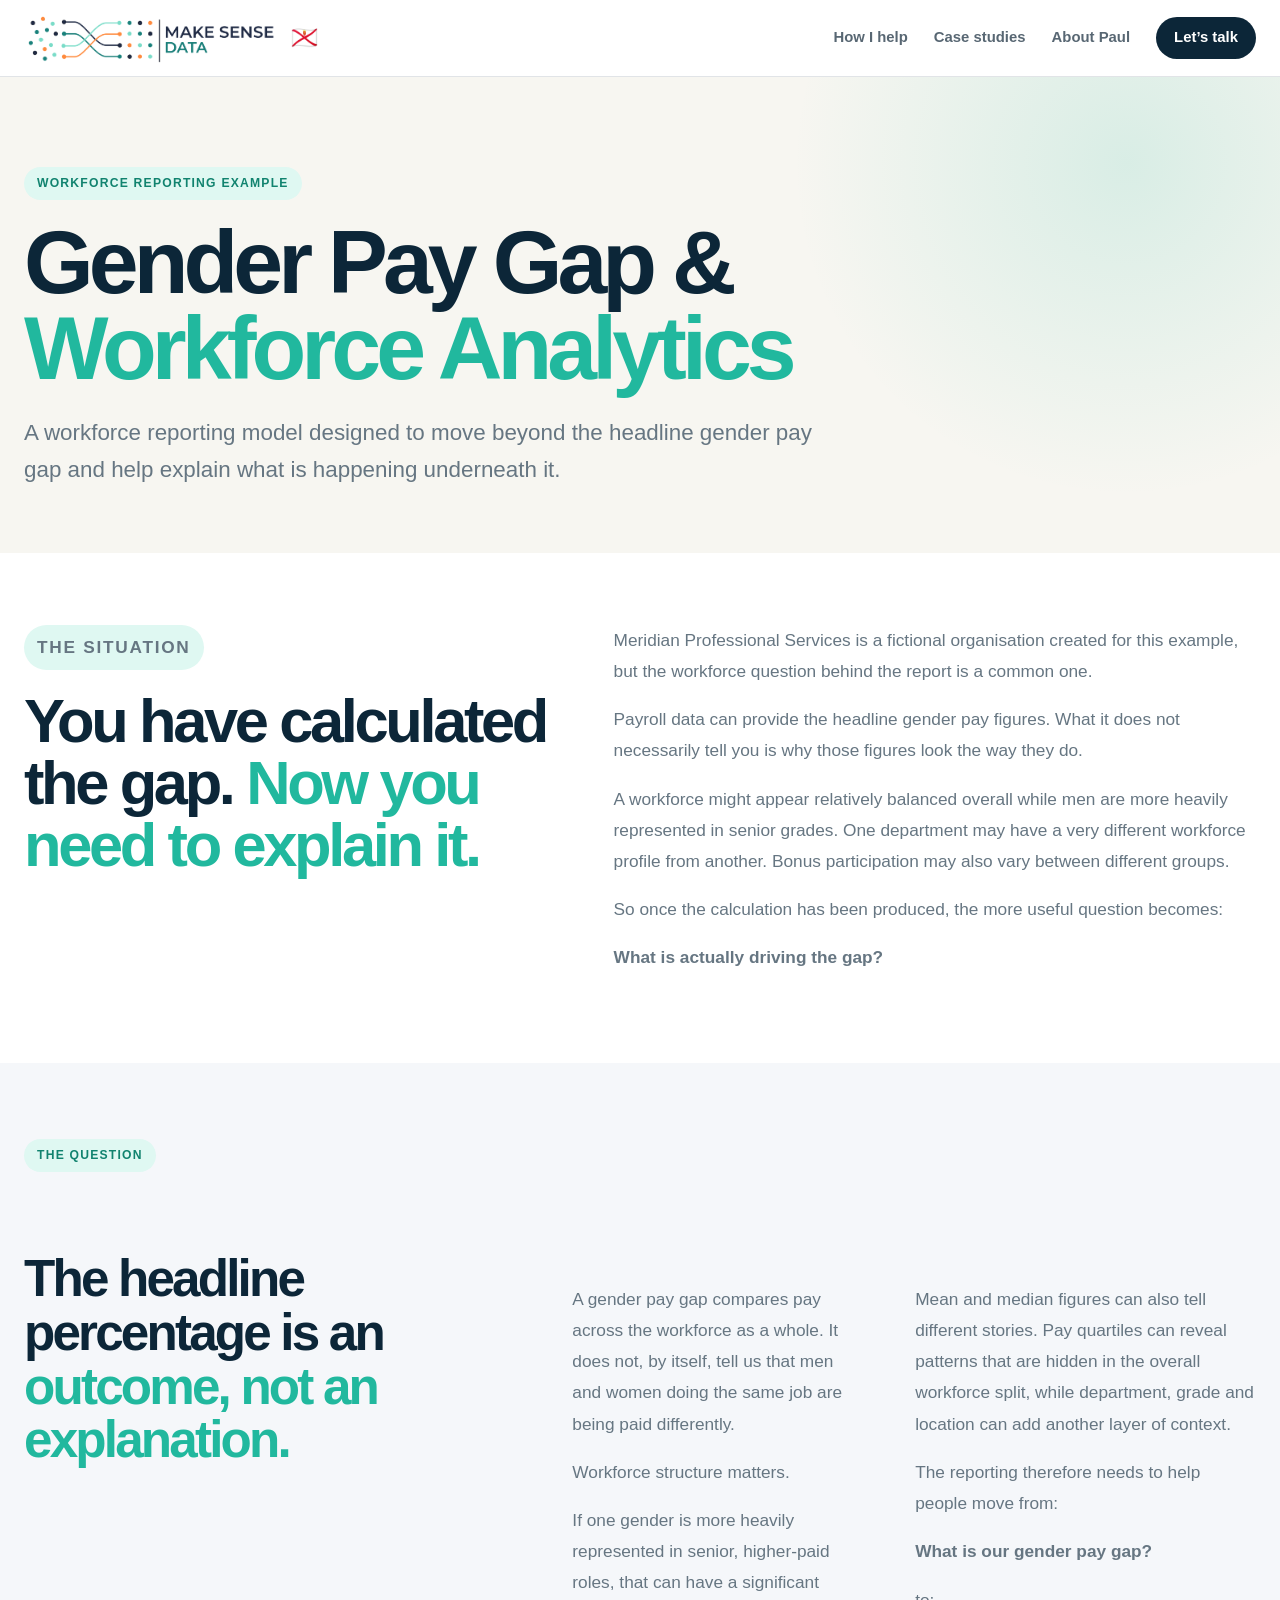
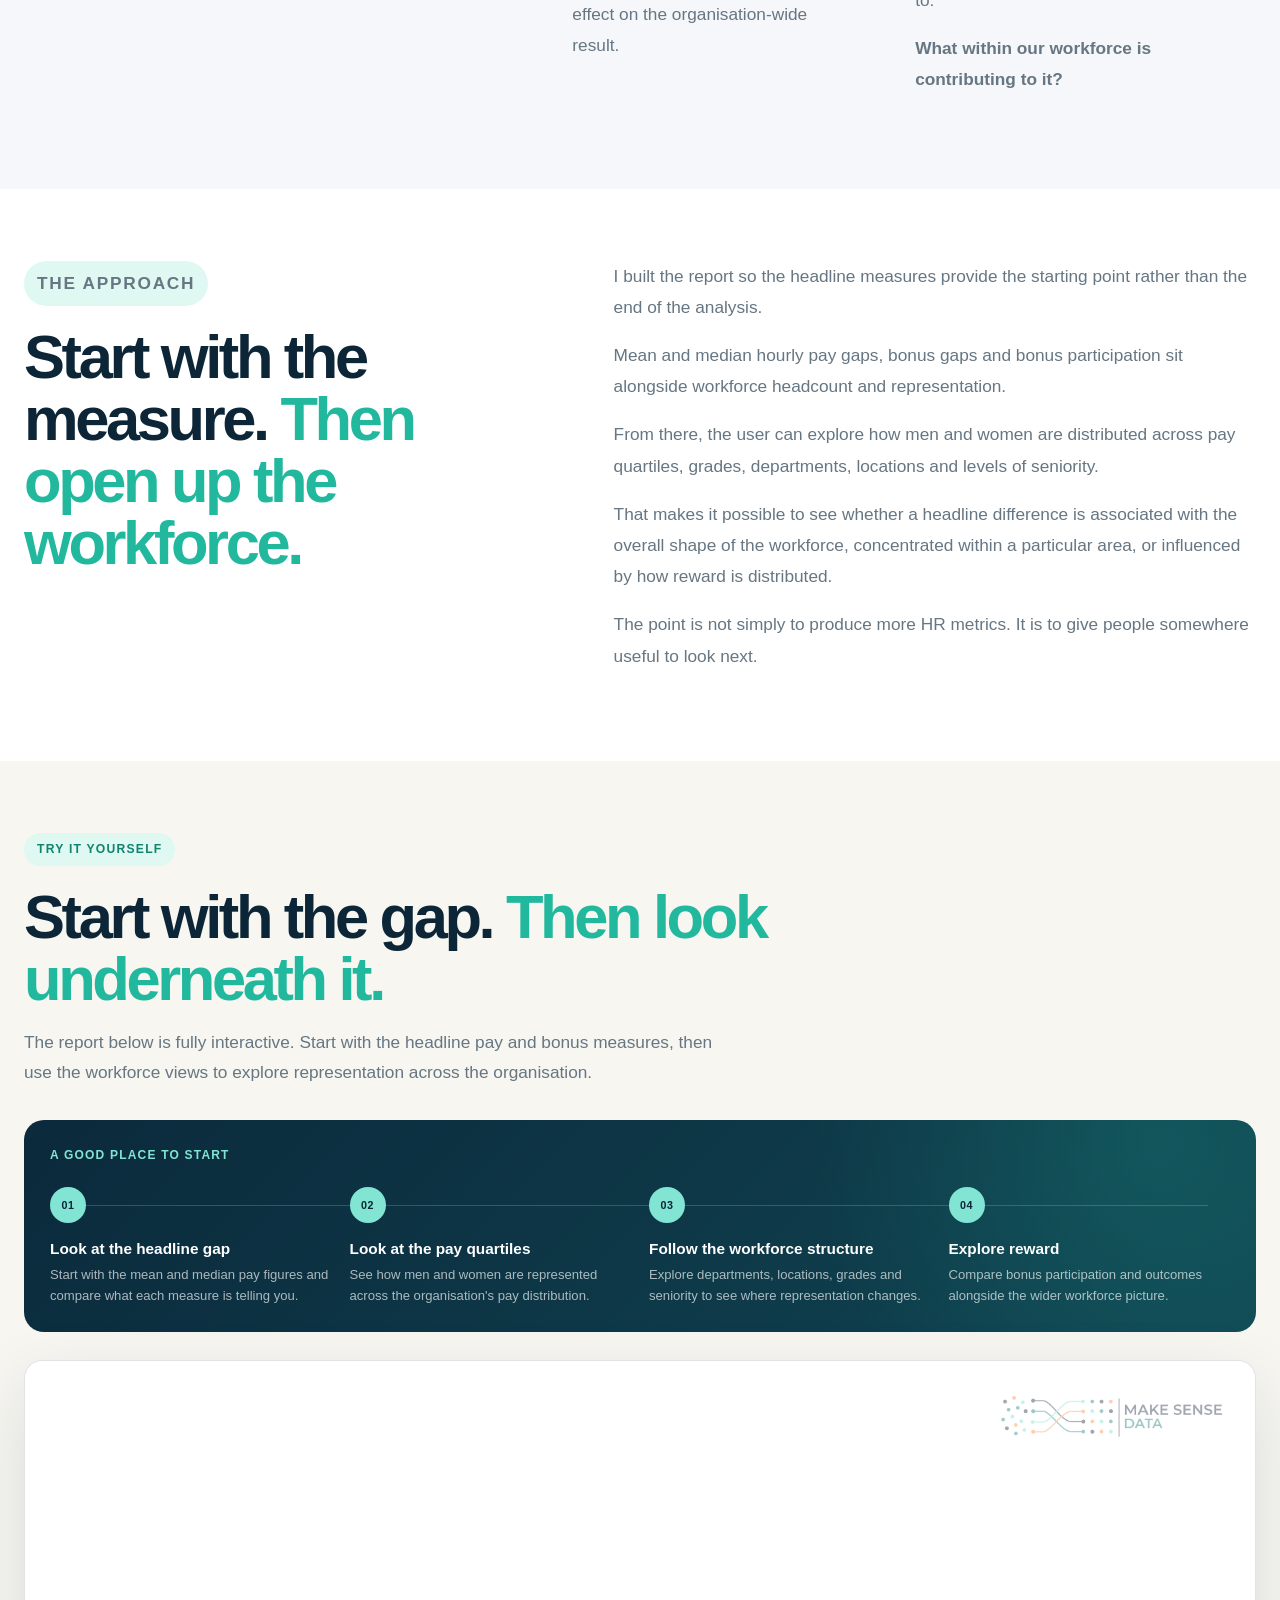
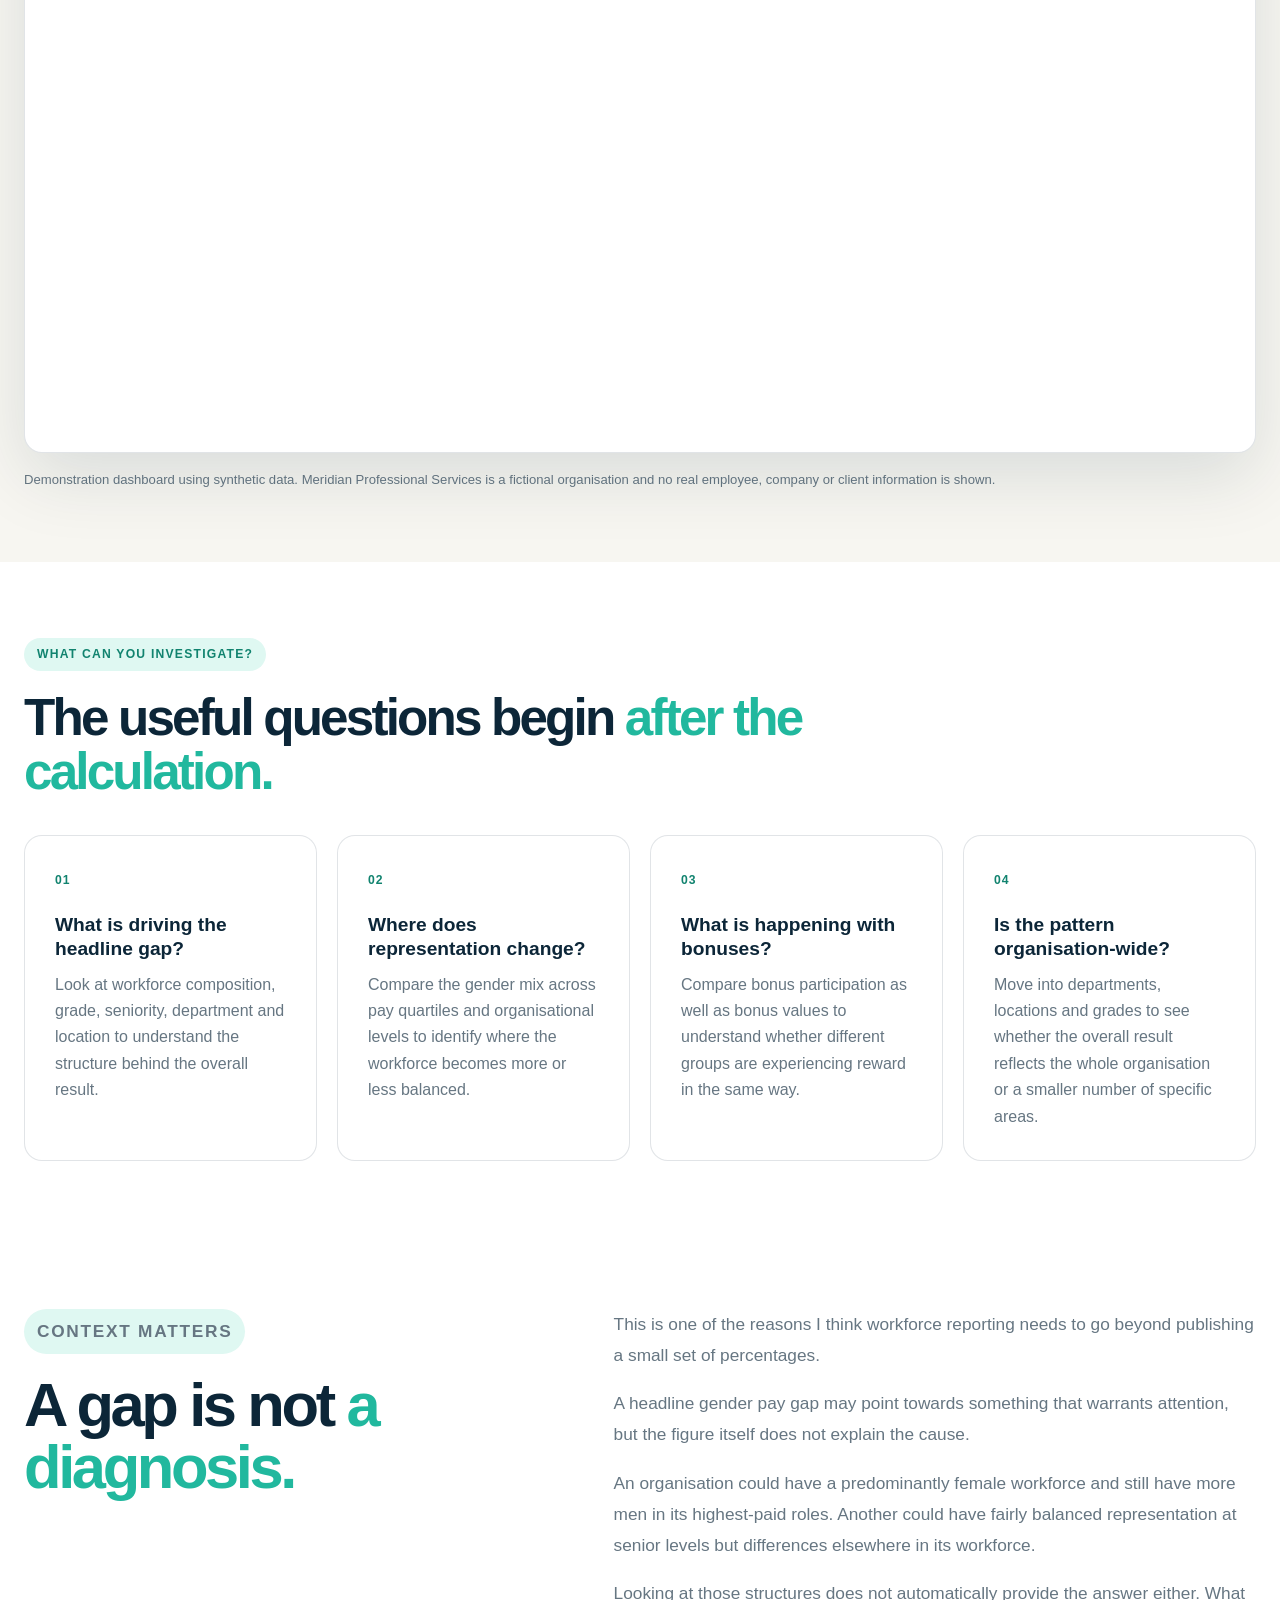
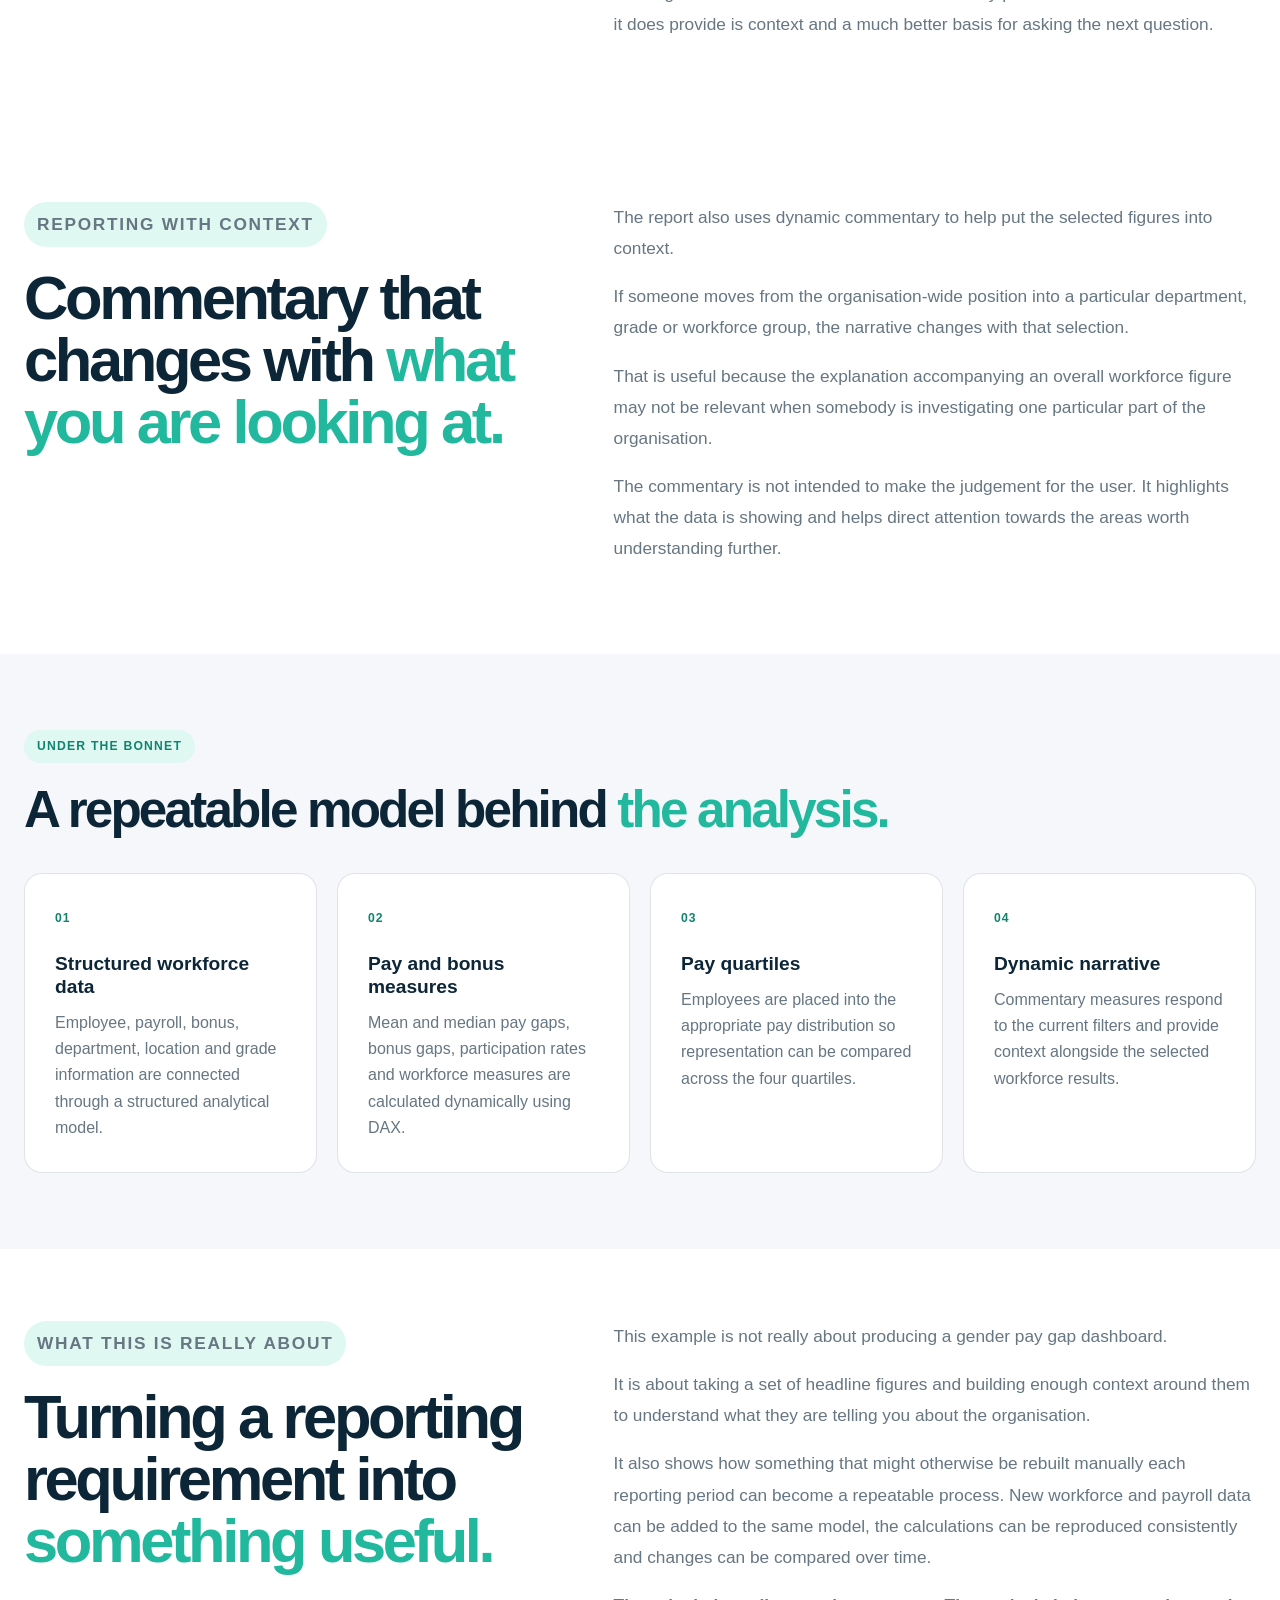
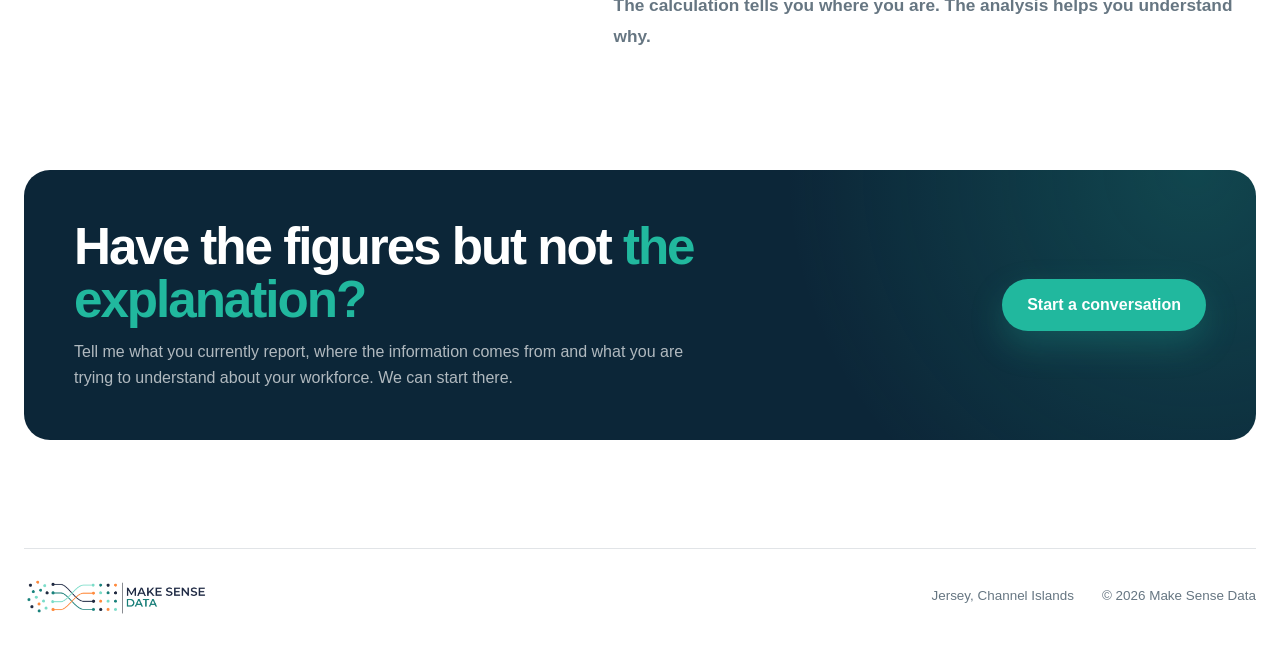
<file: gender-pay-analytics/index.html>
<!doctype html>
<html lang="en">

<head>

  <meta charset="utf-8">
  <meta name="viewport" content="width=device-width, initial-scale=1">

  <title>Gender Pay Gap & Workforce Analytics | Make Sense Data</title>

  <meta
    name="description"
    content="A practical gender pay and workforce reporting example showing how pay gaps, bonuses, representation, seniority and pay quartiles can be analysed together to understand what is driving the headline figures."
  >

  <meta name="robots" content="index, follow">

  <link
    rel="canonical"
    href="https://www.makesensedata.je/gender-pay-analytics/"
  >

  <link
    rel="stylesheet"
    href="../css/style.css?v=20260819-1"
  >

  <script
    src="../js/app.js?v=20260819-1"
    defer
  ></script>

</head>


<body>


  <!-- ==================================================
       HEADER
       ================================================== -->

  <header class="site-header">

    <div class="container nav-wrap">


      <a
        class="brand brand-logo"
        href="../"
        aria-label="Make Sense Data home"
      >

        <img
          src="../images/make-sense-data-logo.png"
          alt="Make Sense Data"
          class="site-logo"
        >

        <span
          class="brand-flag"
          aria-label="Jersey"
        >
          🇯🇪
        </span>

      </a>


      <button
        class="menu-toggle"
        type="button"
        aria-expanded="false"
        aria-controls="main-nav"
        aria-label="Open navigation"
      >

        <span></span>
        <span></span>

      </button>


      <nav
        class="main-nav"
        id="main-nav"
        aria-label="Main navigation"
      >

        <a href="../#services">
          How I help
        </a>

        <a href="../#work">
          Case studies
        </a>

        <a
          class="nav-about"
          href="../about/"
        >
          About Paul
        </a>

        <a
          class="nav-cta"
          href="../#contact"
        >
          Let’s talk
        </a>

      </nav>


    </div>

  </header>



  <main>


    <!-- ==================================================
         HERO
         ================================================== -->

    <section class="case-study-hero">

      <div class="case-study-inner">


        <p class="eyebrow">
          Workforce reporting example
        </p>


        <h1>
          Gender Pay Gap &
          <span class="heading-accent">
            Workforce Analytics
          </span>
        </h1>


        <p>
          A workforce reporting model designed to move beyond the headline
          gender pay gap and help explain what is happening underneath it.
        </p>


      </div>

    </section>



    <!-- ==================================================
         THE SITUATION
         ================================================== -->

    <section class="case-study-overview">

      <div class="case-study-inner case-study-grid">


        <div>

          <p class="eyebrow">
            The situation
          </p>

          <h2>
            You have calculated the gap.
            <span class="heading-accent">
              Now you need to explain it.
            </span>
          </h2>

        </div>


        <div>

          <p>
            Meridian Professional Services is a fictional organisation
            created for this example, but the workforce question behind
            the report is a common one.
          </p>

          <p>
            Payroll data can provide the headline gender pay figures.
            What it does not necessarily tell you is why those figures
            look the way they do.
          </p>

          <p>
            A workforce might appear relatively balanced overall while men
            are more heavily represented in senior grades. One department
            may have a very different workforce profile from another.
            Bonus participation may also vary between different groups.
          </p>

          <p>
            So once the calculation has been produced, the more useful
            question becomes:
          </p>

          <p>
            <strong>
              What is actually driving the gap?
            </strong>
          </p>

        </div>


      </div>

    </section>



    <!-- ==================================================
         THE QUESTION
         ================================================== -->

    <section class="case-study-build">

      <div class="case-study-inner">


        <p class="eyebrow">
          The question
        </p>


        <h2>
          The headline percentage is an
          <span class="heading-accent">
            outcome, not an explanation.
          </span>
        </h2>


        <div class="case-study-grid">


          <div>

            <p>
              A gender pay gap compares pay across the workforce as a whole.
              It does not, by itself, tell us that men and women doing the
              same job are being paid differently.
            </p>

            <p>
              Workforce structure matters.
            </p>

            <p>
              If one gender is more heavily represented in senior,
              higher-paid roles, that can have a significant effect on
              the organisation-wide result.
            </p>

          </div>


          <div>

            <p>
              Mean and median figures can also tell different stories.
              Pay quartiles can reveal patterns that are hidden in the
              overall workforce split, while department, grade and location
              can add another layer of context.
            </p>

            <p>
              The reporting therefore needs to help people move from:
            </p>

            <p>
              <strong>
                What is our gender pay gap?
              </strong>
            </p>

            <p>
              to:
            </p>

            <p>
              <strong>
                What within our workforce is contributing to it?
              </strong>
            </p>

          </div>


        </div>


      </div>

    </section>



    <!-- ==================================================
         THE APPROACH
         ================================================== -->

    <section class="case-study-overview">

      <div class="case-study-inner case-study-grid">


        <div>

          <p class="eyebrow">
            The approach
          </p>

          <h2>
            Start with the measure.
            <span class="heading-accent">
              Then open up the workforce.
            </span>
          </h2>

        </div>


        <div>

          <p>
            I built the report so the headline measures provide the
            starting point rather than the end of the analysis.
          </p>

          <p>
            Mean and median hourly pay gaps, bonus gaps and bonus
            participation sit alongside workforce headcount and
            representation.
          </p>

          <p>
            From there, the user can explore how men and women are
            distributed across pay quartiles, grades, departments,
            locations and levels of seniority.
          </p>

          <p>
            That makes it possible to see whether a headline difference is
            associated with the overall shape of the workforce, concentrated
            within a particular area, or influenced by how reward is
            distributed.
          </p>

          <p>
            The point is not simply to produce more HR metrics. It is to
            give people somewhere useful to look next.
          </p>

        </div>


      </div>

    </section>



    <!-- ==================================================
         LIVE DASHBOARD
         ================================================== -->

    <section class="dashboard-section">

      <div class="case-study-inner">


        <div class="dashboard-heading">


          <p class="eyebrow">
            Try it yourself
          </p>


          <h2>
            Start with the gap.
            <span class="heading-accent">
              Then look underneath it.
            </span>
          </h2>


          <p>
            The report below is fully interactive. Start with the headline
            pay and bonus measures, then use the workforce views to explore
            representation across the organisation.
          </p>


        </div>



        <div
          class="report-guide"
          aria-label="How to explore this report"
        >


          <p class="report-guide-title">
            A good place to start
          </p>


          <ol>


            <li>

              <span>01</span>

              <div>

                <strong>
                  Look at the headline gap
                </strong>

                <p>
                  Start with the mean and median pay figures and compare
                  what each measure is telling you.
                </p>

              </div>

            </li>


            <li>

              <span>02</span>

              <div>

                <strong>
                  Look at the pay quartiles
                </strong>

                <p>
                  See how men and women are represented across the
                  organisation's pay distribution.
                </p>

              </div>

            </li>


            <li>

              <span>03</span>

              <div>

                <strong>
                  Follow the workforce structure
                </strong>

                <p>
                  Explore departments, locations, grades and seniority
                  to see where representation changes.
                </p>

              </div>

            </li>


            <li>

              <span>04</span>

              <div>

                <strong>
                  Explore reward
                </strong>

                <p>
                  Compare bonus participation and outcomes alongside
                  the wider workforce picture.
                </p>

              </div>

            </li>


          </ol>


        </div>



        <div class="powerbi-embed">


          <iframe
            title="Gender Pay Gap and Workforce Analytics Dashboard"
            src="https://app.powerbi.com/view?pageName=a34b786872a01c89c155&r=eyJrIjoiZmVkNDU1M2EtMjNhYi00ZTlmLWI1ODktZDY1Yzc2MWQ0MGU4IiwidCI6ImU4N2ZhOWQ1LWRmNWQtNGFiZS04ZDQxLTRlYjRhYzBlNmViZCJ9"
            allowfullscreen
          ></iframe>


          <img
            class="powerbi-watermark"
            src="../images/make-sense-data-logo.png"
            alt=""
            aria-hidden="true"
          >


        </div>



        <p class="demo-note">
          Demonstration dashboard using synthetic data. Meridian Professional
          Services is a fictional organisation and no real employee, company
          or client information is shown.
        </p>


      </div>

    </section>



    <!-- ==================================================
         QUESTIONS TO INVESTIGATE
         ================================================== -->

    <section class="case-study-build">

      <div class="case-study-inner">


        <p class="eyebrow">
          What can you investigate?
        </p>


        <h2>
          The useful questions begin
          <span class="heading-accent">
            after the calculation.
          </span>
        </h2>



        <div class="capability-grid">


          <article>

            <span>01</span>

            <h3>
              What is driving the headline gap?
            </h3>

            <p>
              Look at workforce composition, grade, seniority, department
              and location to understand the structure behind the overall
              result.
            </p>

          </article>


          <article>

            <span>02</span>

            <h3>
              Where does representation change?
            </h3>

            <p>
              Compare the gender mix across pay quartiles and organisational
              levels to identify where the workforce becomes more or less
              balanced.
            </p>

          </article>


          <article>

            <span>03</span>

            <h3>
              What is happening with bonuses?
            </h3>

            <p>
              Compare bonus participation as well as bonus values to
              understand whether different groups are experiencing reward
              in the same way.
            </p>

          </article>


          <article>

            <span>04</span>

            <h3>
              Is the pattern organisation-wide?
            </h3>

            <p>
              Move into departments, locations and grades to see whether
              the overall result reflects the whole organisation or a
              smaller number of specific areas.
            </p>

          </article>


        </div>


      </div>

    </section>



    <!-- ==================================================
         CONTEXT MATTERS
         ================================================== -->

    <section class="case-study-overview">

      <div class="case-study-inner case-study-grid">


        <div>

          <p class="eyebrow">
            Context matters
          </p>

          <h2>
            A gap is not
            <span class="heading-accent">
              a diagnosis.
            </span>
          </h2>

        </div>


        <div>

          <p>
            This is one of the reasons I think workforce reporting needs
            to go beyond publishing a small set of percentages.
          </p>

          <p>
            A headline gender pay gap may point towards something that
            warrants attention, but the figure itself does not explain
            the cause.
          </p>

          <p>
            An organisation could have a predominantly female workforce
            and still have more men in its highest-paid roles. Another
            could have fairly balanced representation at senior levels
            but differences elsewhere in its workforce.
          </p>

          <p>
            Looking at those structures does not automatically provide
            the answer either. What it does provide is context and a much
            better basis for asking the next question.
          </p>

        </div>


      </div>

    </section>



    <!-- ==================================================
         REPORTING WITH CONTEXT
         ================================================== -->

    <section class="case-study-overview">

      <div class="case-study-inner case-study-grid">


        <div>

          <p class="eyebrow">
            Reporting with context
          </p>

          <h2>
            Commentary that changes with
            <span class="heading-accent">
              what you are looking at.
            </span>
          </h2>

        </div>


        <div>

          <p>
            The report also uses dynamic commentary to help put the
            selected figures into context.
          </p>

          <p>
            If someone moves from the organisation-wide position into a
            particular department, grade or workforce group, the narrative
            changes with that selection.
          </p>

          <p>
            That is useful because the explanation accompanying an overall
            workforce figure may not be relevant when somebody is
            investigating one particular part of the organisation.
          </p>

          <p>
            The commentary is not intended to make the judgement for the
            user. It highlights what the data is showing and helps direct
            attention towards the areas worth understanding further.
          </p>

        </div>


      </div>

    </section>



    <!-- ==================================================
         UNDER THE BONNET
         ================================================== -->

    <section class="case-study-build">

      <div class="case-study-inner">


        <p class="eyebrow">
          Under the bonnet
        </p>


        <h2>
          A repeatable model behind
          <span class="heading-accent">
            the analysis.
          </span>
        </h2>



        <div class="capability-grid">


          <article>

            <span>01</span>

            <h3>
              Structured workforce data
            </h3>

            <p>
              Employee, payroll, bonus, department, location and grade
              information are connected through a structured analytical
              model.
            </p>

          </article>


          <article>

            <span>02</span>

            <h3>
              Pay and bonus measures
            </h3>

            <p>
              Mean and median pay gaps, bonus gaps, participation rates
              and workforce measures are calculated dynamically using DAX.
            </p>

          </article>


          <article>

            <span>03</span>

            <h3>
              Pay quartiles
            </h3>

            <p>
              Employees are placed into the appropriate pay distribution
              so representation can be compared across the four quartiles.
            </p>

          </article>


          <article>

            <span>04</span>

            <h3>
              Dynamic narrative
            </h3>

            <p>
              Commentary measures respond to the current filters and
              provide context alongside the selected workforce results.
            </p>

          </article>


        </div>


      </div>

    </section>



    <!-- ==================================================
         WHAT THIS IS REALLY ABOUT
         ================================================== -->

    <section class="case-study-overview">

      <div class="case-study-inner case-study-grid">


        <div>

          <p class="eyebrow">
            What this is really about
          </p>

          <h2>
            Turning a reporting requirement into
            <span class="heading-accent">
              something useful.
            </span>
          </h2>

        </div>


        <div>

          <p>
            This example is not really about producing a gender pay gap
            dashboard.
          </p>

          <p>
            It is about taking a set of headline figures and building
            enough context around them to understand what they are telling
            you about the organisation.
          </p>

          <p>
            It also shows how something that might otherwise be rebuilt
            manually each reporting period can become a repeatable process.
            New workforce and payroll data can be added to the same model,
            the calculations can be reproduced consistently and changes
            can be compared over time.
          </p>

          <p>
            <strong>
              The calculation tells you where you are. The analysis helps
              you understand why.
            </strong>
          </p>

        </div>


      </div>

    </section>



    <!-- ==================================================
         CTA
         ================================================== -->

    <section class="case-study-cta">

      <div class="case-study-inner">


        <div class="case-study-cta-panel">


          <div>

            <h2>
              Have the figures but not
              <span class="heading-accent">
                the explanation?
              </span>
            </h2>

            <p>
              Tell me what you currently report, where the information
              comes from and what you are trying to understand about your
              workforce. We can start there.
            </p>

          </div>


          <a
            class="button primary"
            href="mailto:hello@makesensedata.je?subject=Workforce%20reporting%20enquiry"
          >
            Start a conversation
          </a>


        </div>


      </div>

    </section>


  </main>



  <!-- ==================================================
       FOOTER
       ================================================== -->

  <footer class="site-footer">

    <div class="container footer-wrap">


      <a
        class="brand brand-logo footer-brand"
        href="../"
      >

        <img
          src="../images/make-sense-data-logo.png"
          alt="Make Sense Data"
          class="footer-logo"
        >

      </a>


      <p>
        Jersey, Channel Islands
      </p>


      <p>
        © <span id="year"></span> Make Sense Data
      </p>


    </div>

  </footer>


</body>

</html>
</file>
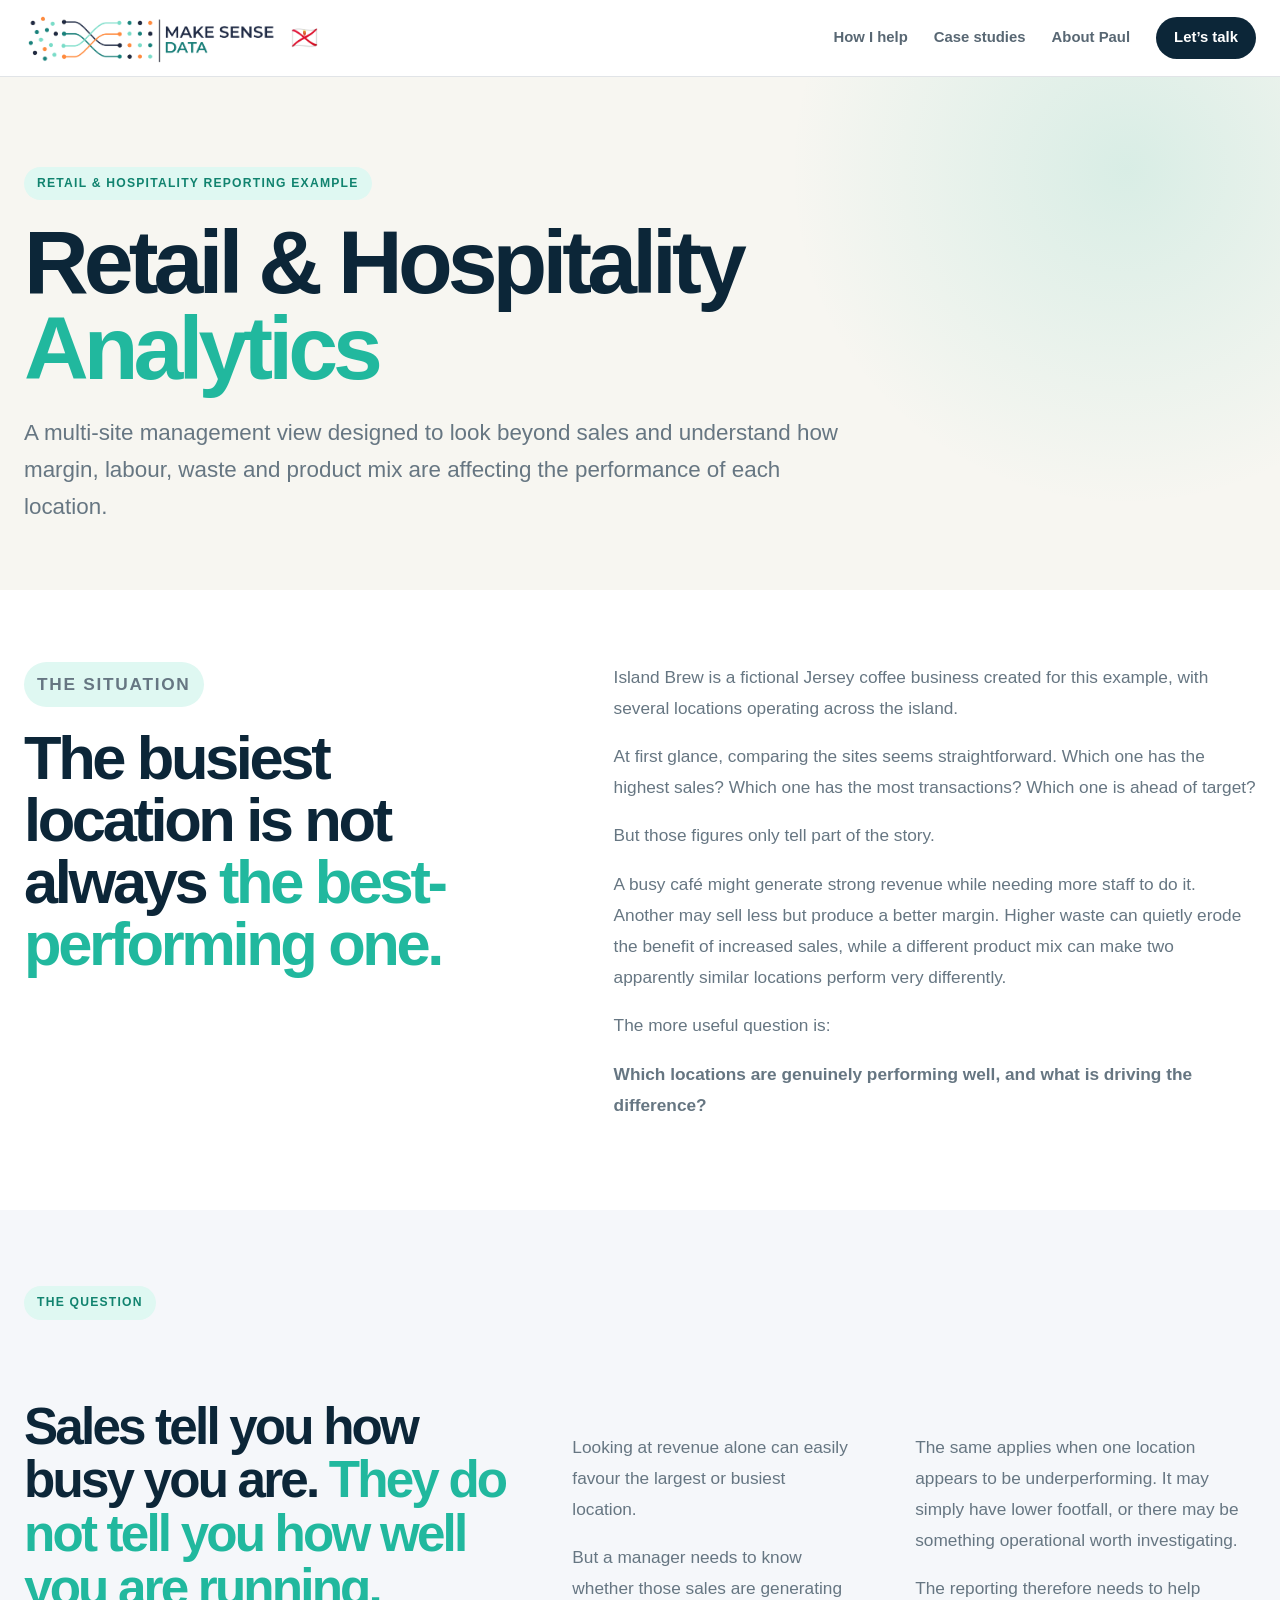
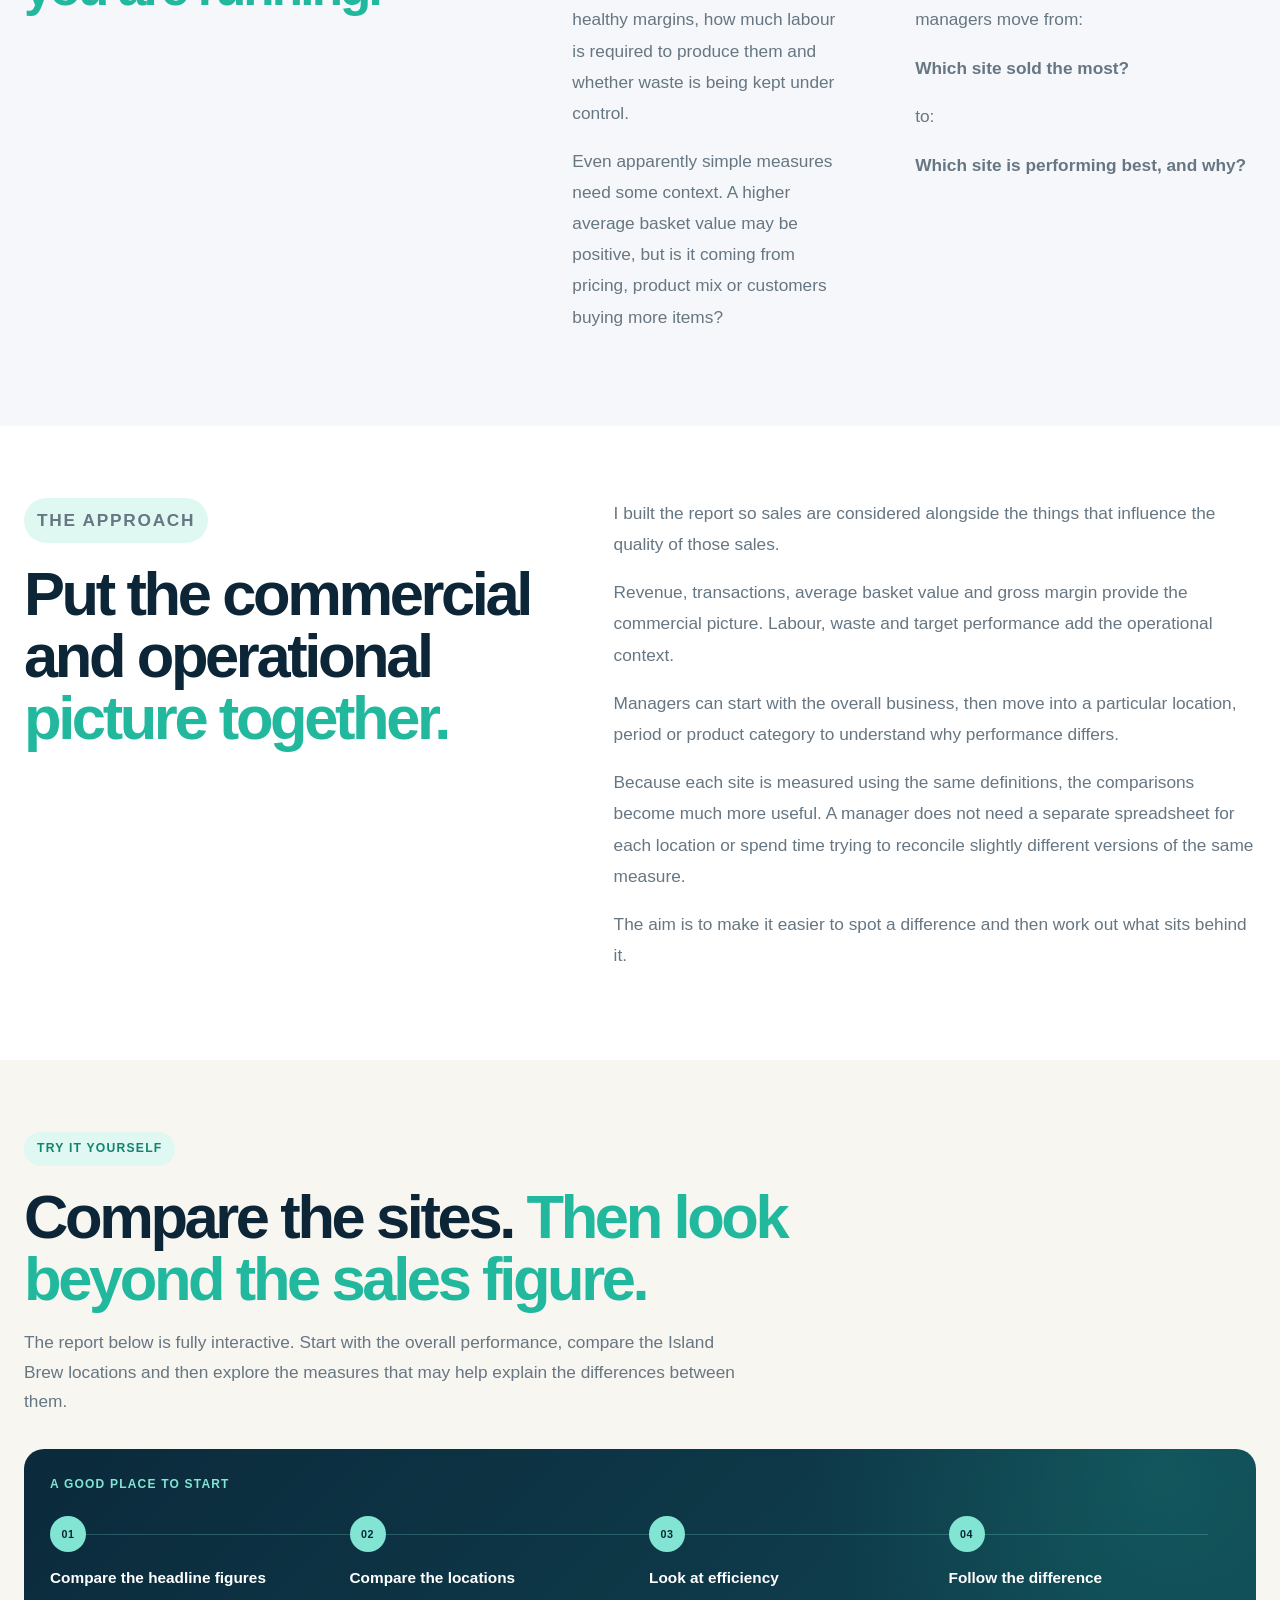
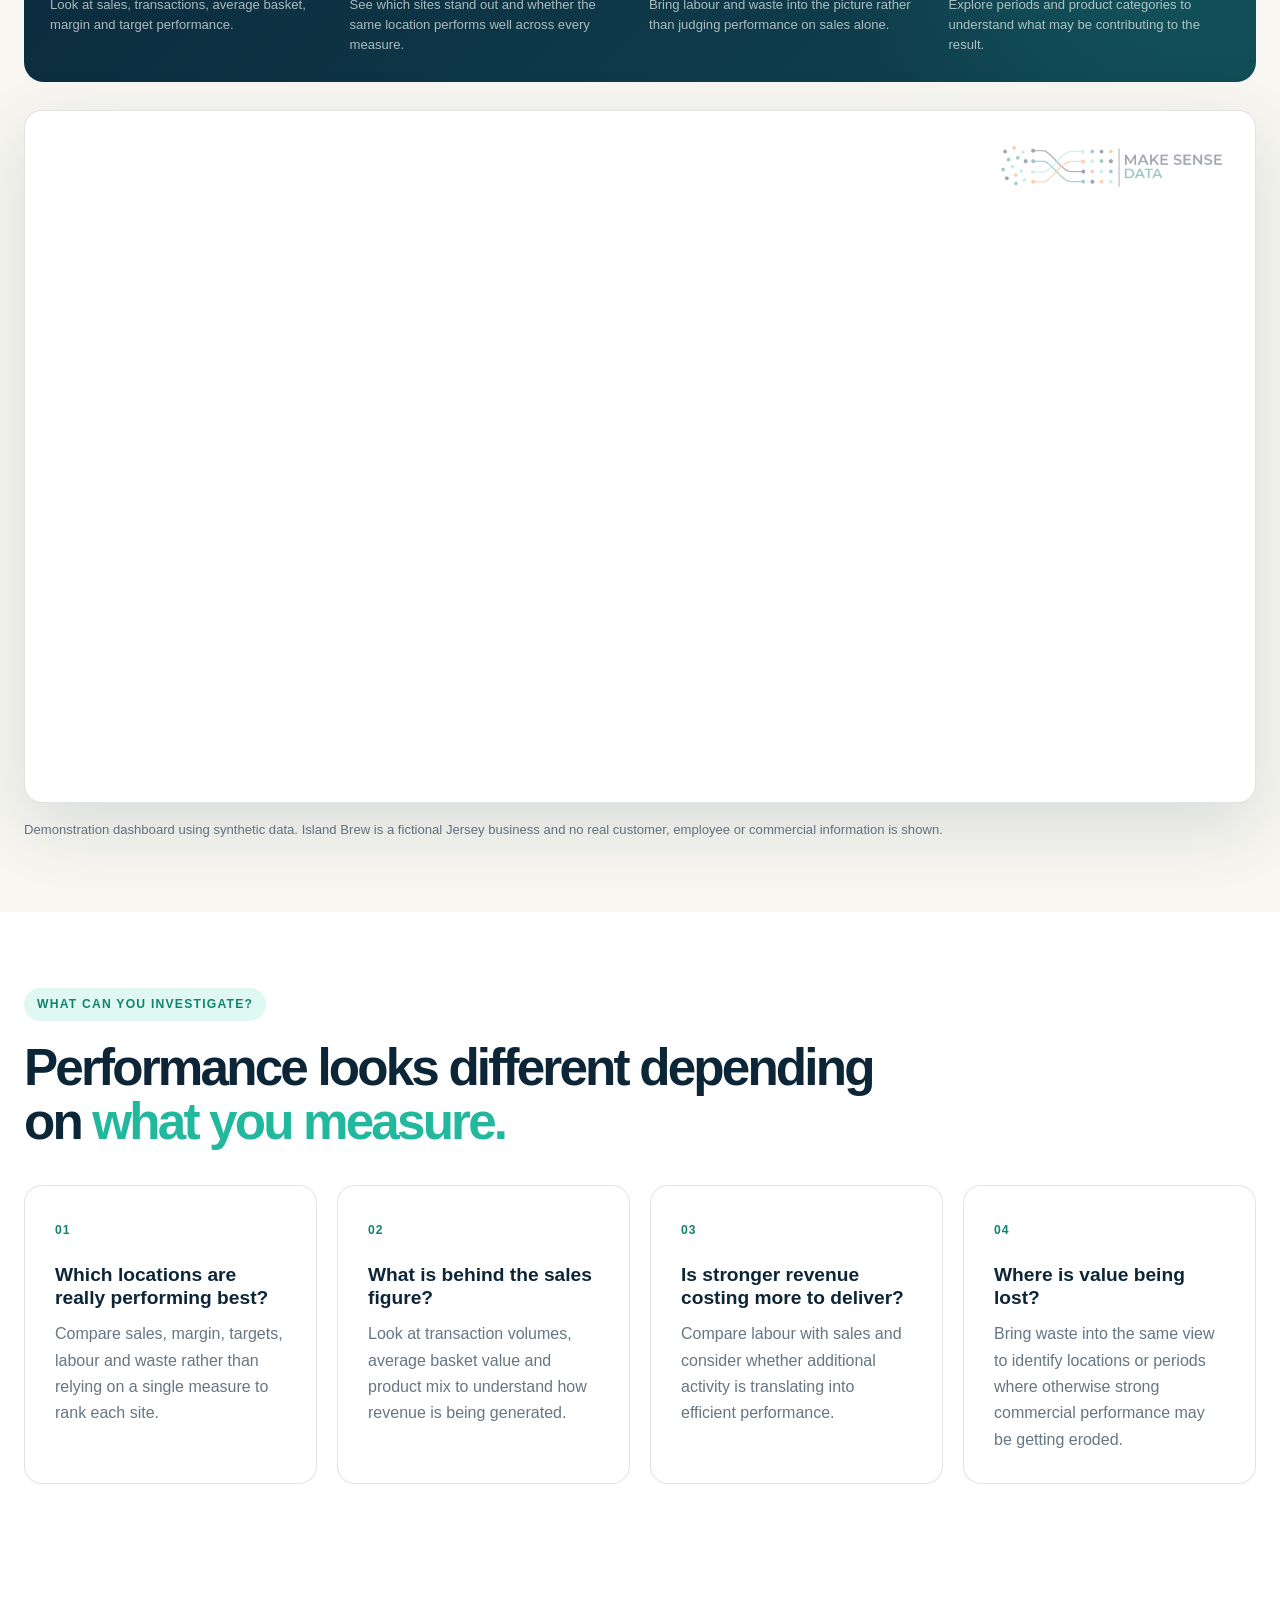
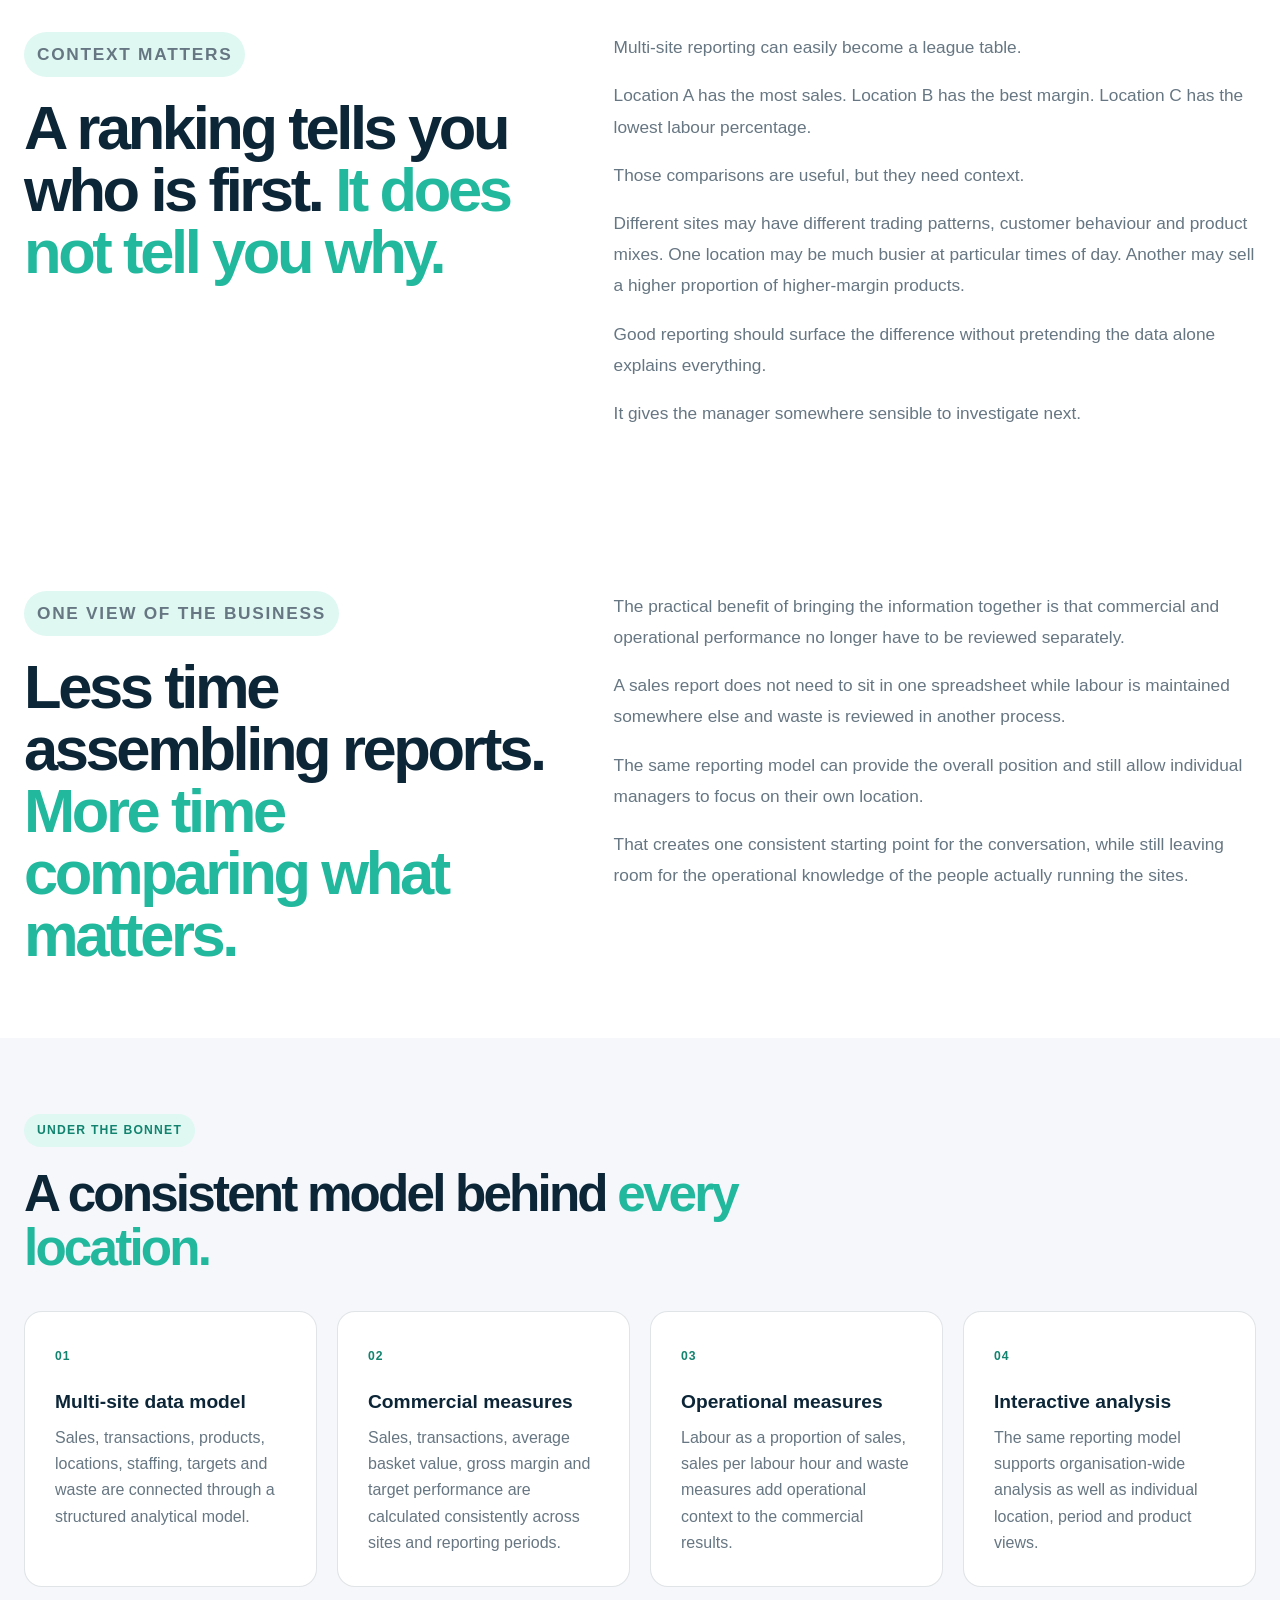
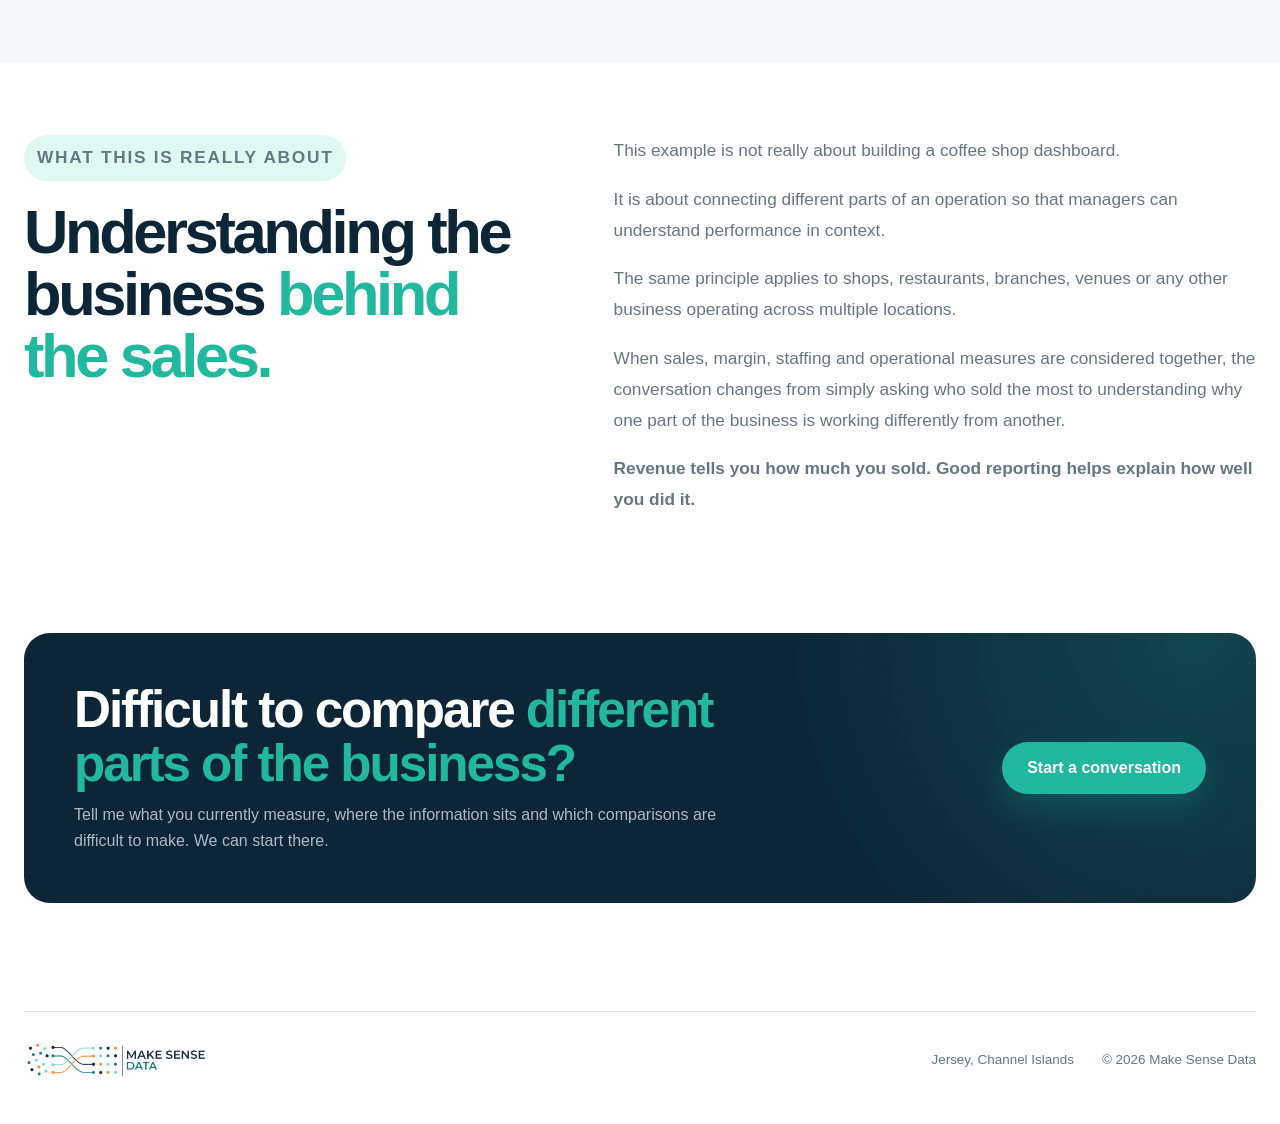
<file: island-brew-analytics/index.html>
<!doctype html>
<html lang="en">

<head>

  <meta charset="utf-8">
  <meta name="viewport" content="width=device-width, initial-scale=1">

  <title>Retail &amp; Hospitality Analytics Jersey | Make Sense Data</title>

  <meta
    name="description"
    content="A practical retail and hospitality reporting example showing how sales, margin, labour, waste and targets can be brought together to understand performance across multiple locations."
  >

  <meta name="robots" content="index, follow">

  <link
    rel="canonical"
    href="https://www.makesensedata.je/island-brew-analytics/"
  >

  <meta
    property="og:title"
    content="Retail & Hospitality Analytics | Make Sense Data"
  >

  <meta
    property="og:description"
    content="A multi-site reporting example looking beyond sales to understand margin, labour, waste and operational performance across different locations."
  >

  <meta
    property="og:url"
    content="https://www.makesensedata.je/island-brew-analytics/"
  >

  <meta property="og:type" content="website">


  <link
    rel="stylesheet"
    href="../css/style.css?v=20260819-1"
  >

  <script
    src="../js/app.js?v=20260819-1"
    defer
  ></script>

</head>


<body>


  <!-- ==================================================
       HEADER
       ================================================== -->

  <header class="site-header">

    <div class="container nav-wrap">


      <a
        class="brand brand-logo"
        href="../"
        aria-label="Make Sense Data home"
      >

        <img
          src="../images/make-sense-data-logo.png"
          alt="Make Sense Data"
          class="site-logo"
        >

        <span
          class="brand-flag"
          aria-label="Jersey"
        >
          🇯🇪
        </span>

      </a>


      <button
        class="menu-toggle"
        type="button"
        aria-expanded="false"
        aria-controls="main-nav"
        aria-label="Open navigation"
      >

        <span></span>
        <span></span>

      </button>


      <nav
        class="main-nav"
        id="main-nav"
        aria-label="Main navigation"
      >

        <a href="../#services">
          How I help
        </a>

        <a href="../#work">
          Case studies
        </a>

        <a
          class="nav-about"
          href="../about/"
        >
          About Paul
        </a>

        <a
          class="nav-cta"
          href="../#contact"
        >
          Let’s talk
        </a>

      </nav>


    </div>

  </header>



  <main>


    <!-- ==================================================
         HERO
         ================================================== -->

    <section class="case-study-hero">

      <div class="case-study-inner">


        <p class="eyebrow">
          Retail &amp; hospitality reporting example
        </p>


        <h1>
          Retail &amp; Hospitality
          <span class="heading-accent">
            Analytics
          </span>
        </h1>


        <p>
          A multi-site management view designed to look beyond sales and
          understand how margin, labour, waste and product mix are affecting
          the performance of each location.
        </p>


      </div>

    </section>



    <!-- ==================================================
         THE SITUATION
         ================================================== -->

    <section class="case-study-overview">

      <div class="case-study-inner case-study-grid">


        <div>

          <p class="eyebrow">
            The situation
          </p>


          <h2>
            The busiest location is not always
            <span class="heading-accent">
              the best-performing one.
            </span>
          </h2>

        </div>


        <div>

          <p>
            Island Brew is a fictional Jersey coffee business created for
            this example, with several locations operating across the island.
          </p>

          <p>
            At first glance, comparing the sites seems straightforward.
            Which one has the highest sales? Which one has the most
            transactions? Which one is ahead of target?
          </p>

          <p>
            But those figures only tell part of the story.
          </p>

          <p>
            A busy café might generate strong revenue while needing more
            staff to do it. Another may sell less but produce a better margin.
            Higher waste can quietly erode the benefit of increased sales,
            while a different product mix can make two apparently similar
            locations perform very differently.
          </p>

          <p>
            The more useful question is:
          </p>

          <p>
            <strong>
              Which locations are genuinely performing well, and what is
              driving the difference?
            </strong>
          </p>

        </div>


      </div>

    </section>



    <!-- ==================================================
         THE QUESTION
         ================================================== -->

    <section class="case-study-build">

      <div class="case-study-inner">


        <p class="eyebrow">
          The question
        </p>


        <h2>
          Sales tell you how busy you are.
          <span class="heading-accent">
            They do not tell you how well you are running.
          </span>
        </h2>


        <div class="case-study-grid">


          <div>

            <p>
              Looking at revenue alone can easily favour the largest or
              busiest location.
            </p>

            <p>
              But a manager needs to know whether those sales are generating
              healthy margins, how much labour is required to produce them
              and whether waste is being kept under control.
            </p>

            <p>
              Even apparently simple measures need some context. A higher
              average basket value may be positive, but is it coming from
              pricing, product mix or customers buying more items?
            </p>

          </div>


          <div>

            <p>
              The same applies when one location appears to be
              underperforming. It may simply have lower footfall, or there
              may be something operational worth investigating.
            </p>

            <p>
              The reporting therefore needs to help managers move from:
            </p>

            <p>
              <strong>
                Which site sold the most?
              </strong>
            </p>

            <p>
              to:
            </p>

            <p>
              <strong>
                Which site is performing best, and why?
              </strong>
            </p>

          </div>


        </div>


      </div>

    </section>



    <!-- ==================================================
         THE APPROACH
         ================================================== -->

    <section class="case-study-overview">

      <div class="case-study-inner case-study-grid">


        <div>

          <p class="eyebrow">
            The approach
          </p>


          <h2>
            Put the commercial and operational
            <span class="heading-accent">
              picture together.
            </span>
          </h2>

        </div>


        <div>

          <p>
            I built the report so sales are considered alongside the things
            that influence the quality of those sales.
          </p>

          <p>
            Revenue, transactions, average basket value and gross margin
            provide the commercial picture. Labour, waste and target
            performance add the operational context.
          </p>

          <p>
            Managers can start with the overall business, then move into a
            particular location, period or product category to understand
            why performance differs.
          </p>

          <p>
            Because each site is measured using the same definitions, the
            comparisons become much more useful. A manager does not need a
            separate spreadsheet for each location or spend time trying to
            reconcile slightly different versions of the same measure.
          </p>

          <p>
            The aim is to make it easier to spot a difference and then work
            out what sits behind it.
          </p>

        </div>


      </div>

    </section>



    <!-- ==================================================
         LIVE DASHBOARD
         ================================================== -->

    <section class="dashboard-section">

      <div class="case-study-inner">


        <div class="dashboard-heading">


          <p class="eyebrow">
            Try it yourself
          </p>


          <h2>
            Compare the sites.
            <span class="heading-accent">
              Then look beyond the sales figure.
            </span>
          </h2>


          <p>
            The report below is fully interactive. Start with the overall
            performance, compare the Island Brew locations and then explore
            the measures that may help explain the differences between them.
          </p>


        </div>



        <div
          class="report-guide"
          aria-label="How to explore this report"
        >


          <p class="report-guide-title">
            A good place to start
          </p>


          <ol>


            <li>

              <span>01</span>

              <div>

                <strong>
                  Compare the headline figures
                </strong>

                <p>
                  Look at sales, transactions, average basket, margin
                  and target performance.
                </p>

              </div>

            </li>


            <li>

              <span>02</span>

              <div>

                <strong>
                  Compare the locations
                </strong>

                <p>
                  See which sites stand out and whether the same location
                  performs well across every measure.
                </p>

              </div>

            </li>


            <li>

              <span>03</span>

              <div>

                <strong>
                  Look at efficiency
                </strong>

                <p>
                  Bring labour and waste into the picture rather than
                  judging performance on sales alone.
                </p>

              </div>

            </li>


            <li>

              <span>04</span>

              <div>

                <strong>
                  Follow the difference
                </strong>

                <p>
                  Explore periods and product categories to understand
                  what may be contributing to the result.
                </p>

              </div>

            </li>


          </ol>


        </div>



        <div class="powerbi-embed">


          <iframe
            title="Island Brew Jersey Coffee Power BI Report"
            src="https://app.powerbi.com/view?r=eyJrIjoiM2M2NTI5YjYtMzUyMS00MDJhLThkMTgtMGI4MGFmYmM5ZGE2IiwidCI6ImU4N2ZhOWQ1LWRmNWQtNGFiZS04ZDQxLTRlYjRhYzBlNmViZCJ9"
            allowfullscreen
          ></iframe>


          <img
            class="powerbi-watermark"
            src="../images/make-sense-data-logo.png"
            alt=""
            aria-hidden="true"
          >


        </div>



        <p class="demo-note">
          Demonstration dashboard using synthetic data. Island Brew is a
          fictional Jersey business and no real customer, employee or
          commercial information is shown.
        </p>


      </div>

    </section>



    <!-- ==================================================
         QUESTIONS TO INVESTIGATE
         ================================================== -->

    <section class="case-study-build">

      <div class="case-study-inner">


        <p class="eyebrow">
          What can you investigate?
        </p>


        <h2>
          Performance looks different depending on
          <span class="heading-accent">
            what you measure.
          </span>
        </h2>



        <div class="capability-grid">


          <article>

            <span>01</span>

            <h3>
              Which locations are really performing best?
            </h3>

            <p>
              Compare sales, margin, targets, labour and waste rather than
              relying on a single measure to rank each site.
            </p>

          </article>


          <article>

            <span>02</span>

            <h3>
              What is behind the sales figure?
            </h3>

            <p>
              Look at transaction volumes, average basket value and product
              mix to understand how revenue is being generated.
            </p>

          </article>


          <article>

            <span>03</span>

            <h3>
              Is stronger revenue costing more to deliver?
            </h3>

            <p>
              Compare labour with sales and consider whether additional
              activity is translating into efficient performance.
            </p>

          </article>


          <article>

            <span>04</span>

            <h3>
              Where is value being lost?
            </h3>

            <p>
              Bring waste into the same view to identify locations or
              periods where otherwise strong commercial performance may
              be getting eroded.
            </p>

          </article>


        </div>


      </div>

    </section>



    <!-- ==================================================
         CONTEXT MATTERS
         ================================================== -->

    <section class="case-study-overview">

      <div class="case-study-inner case-study-grid">


        <div>

          <p class="eyebrow">
            Context matters
          </p>


          <h2>
            A ranking tells you who is first.
            <span class="heading-accent">
              It does not tell you why.
            </span>
          </h2>

        </div>


        <div>

          <p>
            Multi-site reporting can easily become a league table.
          </p>

          <p>
            Location A has the most sales. Location B has the best margin.
            Location C has the lowest labour percentage.
          </p>

          <p>
            Those comparisons are useful, but they need context.
          </p>

          <p>
            Different sites may have different trading patterns, customer
            behaviour and product mixes. One location may be much busier at
            particular times of day. Another may sell a higher proportion
            of higher-margin products.
          </p>

          <p>
            Good reporting should surface the difference without pretending
            the data alone explains everything.
          </p>

          <p>
            It gives the manager somewhere sensible to investigate next.
          </p>

        </div>


      </div>

    </section>



    <!-- ==================================================
         ONE VIEW OF THE BUSINESS
         ================================================== -->

    <section class="case-study-overview">

      <div class="case-study-inner case-study-grid">


        <div>

          <p class="eyebrow">
            One view of the business
          </p>


          <h2>
            Less time assembling reports.
            <span class="heading-accent">
              More time comparing what matters.
            </span>
          </h2>

        </div>


        <div>

          <p>
            The practical benefit of bringing the information together is
            that commercial and operational performance no longer have to
            be reviewed separately.
          </p>

          <p>
            A sales report does not need to sit in one spreadsheet while
            labour is maintained somewhere else and waste is reviewed in
            another process.
          </p>

          <p>
            The same reporting model can provide the overall position and
            still allow individual managers to focus on their own location.
          </p>

          <p>
            That creates one consistent starting point for the conversation,
            while still leaving room for the operational knowledge of the
            people actually running the sites.
          </p>

        </div>


      </div>

    </section>



    <!-- ==================================================
         UNDER THE BONNET
         ================================================== -->

    <section class="case-study-build">

      <div class="case-study-inner">


        <p class="eyebrow">
          Under the bonnet
        </p>


        <h2>
          A consistent model behind
          <span class="heading-accent">
            every location.
          </span>
        </h2>



        <div class="capability-grid">


          <article>

            <span>01</span>

            <h3>
              Multi-site data model
            </h3>

            <p>
              Sales, transactions, products, locations, staffing, targets
              and waste are connected through a structured analytical model.
            </p>

          </article>


          <article>

            <span>02</span>

            <h3>
              Commercial measures
            </h3>

            <p>
              Sales, transactions, average basket value, gross margin and
              target performance are calculated consistently across sites
              and reporting periods.
            </p>

          </article>


          <article>

            <span>03</span>

            <h3>
              Operational measures
            </h3>

            <p>
              Labour as a proportion of sales, sales per labour hour and
              waste measures add operational context to the commercial
              results.
            </p>

          </article>


          <article>

            <span>04</span>

            <h3>
              Interactive analysis
            </h3>

            <p>
              The same reporting model supports organisation-wide analysis
              as well as individual location, period and product views.
            </p>

          </article>


        </div>


      </div>

    </section>



    <!-- ==================================================
         WHAT THIS IS REALLY ABOUT
         ================================================== -->

    <section class="case-study-overview">

      <div class="case-study-inner case-study-grid">


        <div>

          <p class="eyebrow">
            What this is really about
          </p>


          <h2>
            Understanding the business
            <span class="heading-accent">
              behind the sales.
            </span>
          </h2>

        </div>


        <div>

          <p>
            This example is not really about building a coffee shop
            dashboard.
          </p>

          <p>
            It is about connecting different parts of an operation so that
            managers can understand performance in context.
          </p>

          <p>
            The same principle applies to shops, restaurants, branches,
            venues or any other business operating across multiple locations.
          </p>

          <p>
            When sales, margin, staffing and operational measures are
            considered together, the conversation changes from simply
            asking who sold the most to understanding why one part of the
            business is working differently from another.
          </p>

          <p>
            <strong>
              Revenue tells you how much you sold. Good reporting helps
              explain how well you did it.
            </strong>
          </p>

        </div>


      </div>

    </section>



    <!-- ==================================================
         CTA
         ================================================== -->

    <section class="case-study-cta">

      <div class="case-study-inner">


        <div class="case-study-cta-panel">


          <div>

            <h2>
              Difficult to compare
              <span class="heading-accent">
                different parts of the business?
              </span>
            </h2>

            <p>
              Tell me what you currently measure, where the information
              sits and which comparisons are difficult to make. We can
              start there.
            </p>

          </div>


          <a
            class="button primary"
            href="mailto:hello@makesensedata.je?subject=Retail%20and%20operations%20reporting%20enquiry"
          >
            Start a conversation
          </a>


        </div>


      </div>

    </section>


  </main>



  <!-- ==================================================
       FOOTER
       ================================================== -->

  <footer class="site-footer">

    <div class="container footer-wrap">


      <a
        class="brand brand-logo footer-brand"
        href="../"
        aria-label="Make Sense Data home"
      >

        <img
          src="../images/make-sense-data-logo.png"
          alt="Make Sense Data"
          class="footer-logo"
        >

      </a>


      <p>
        Jersey, Channel Islands
      </p>


      <p>
        © <span id="year"></span> Make Sense Data
      </p>


    </div>

  </footer>


</body>

</html>
</file>
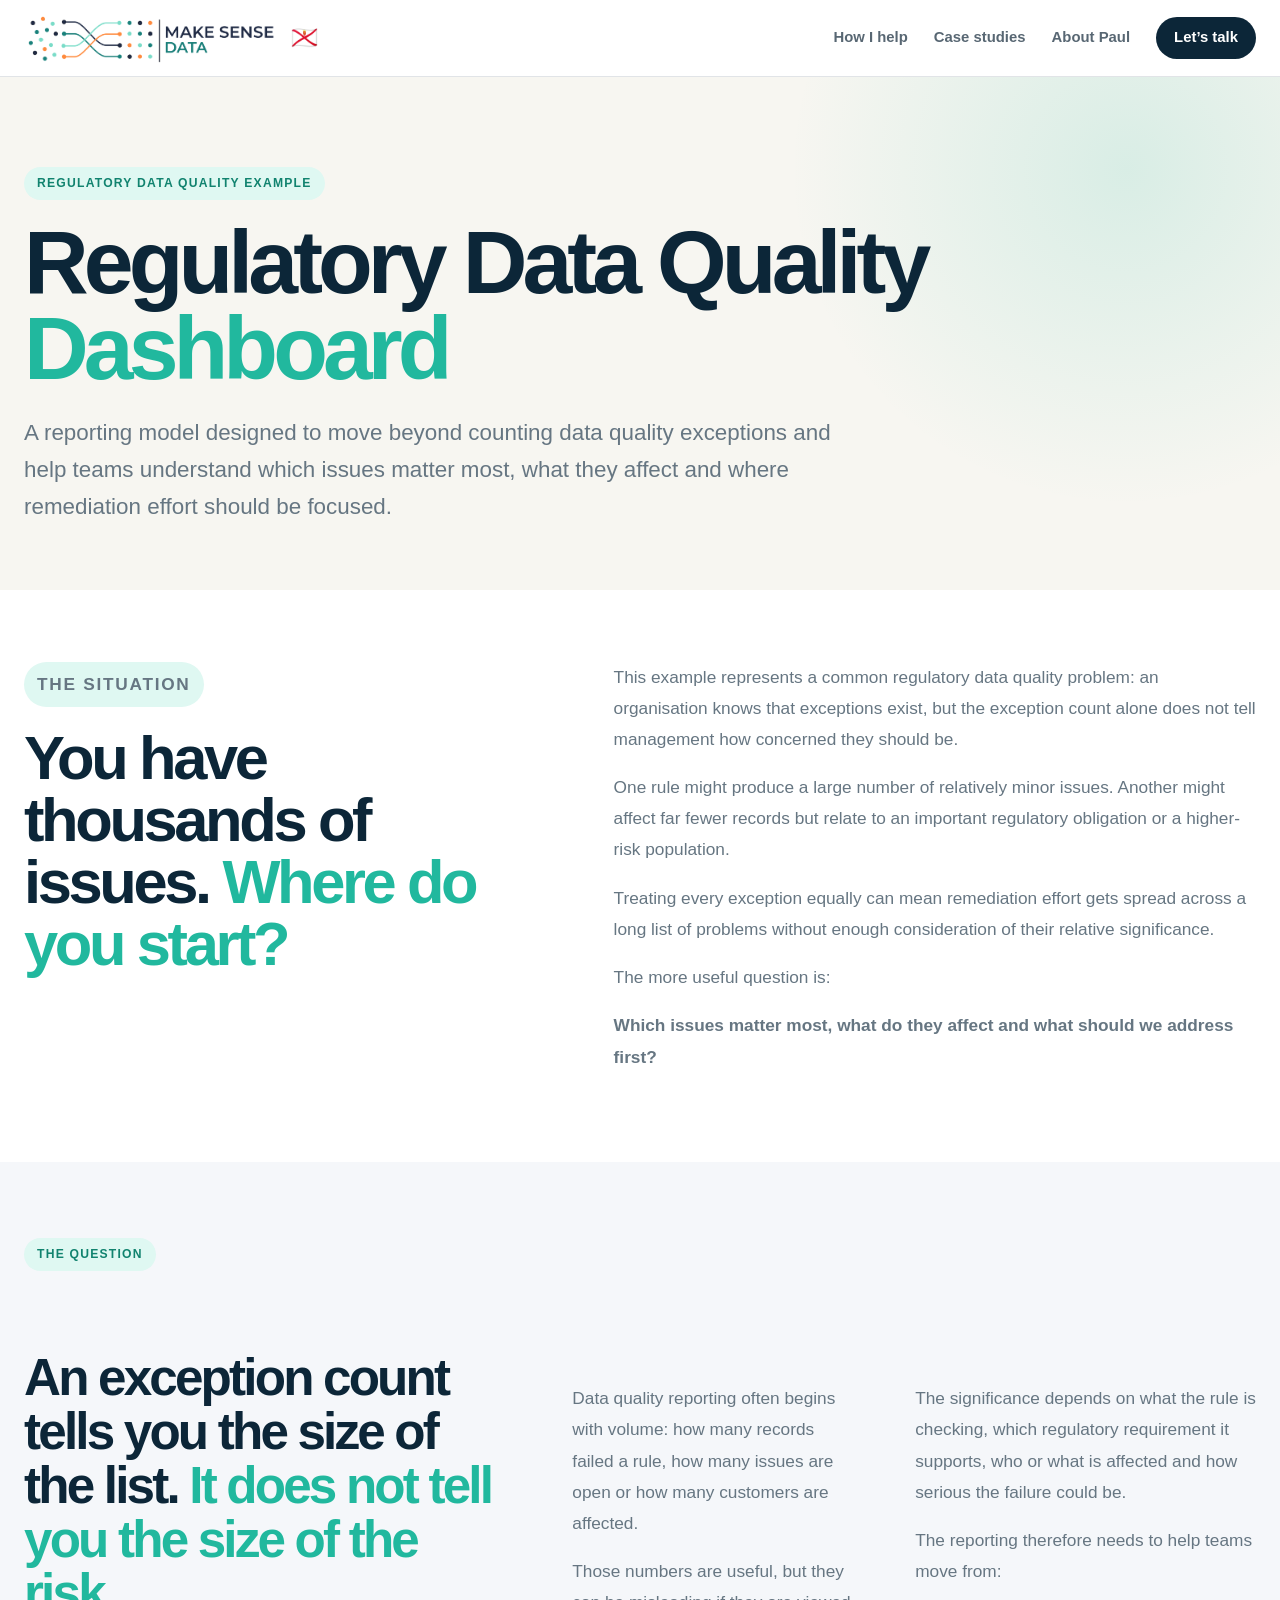
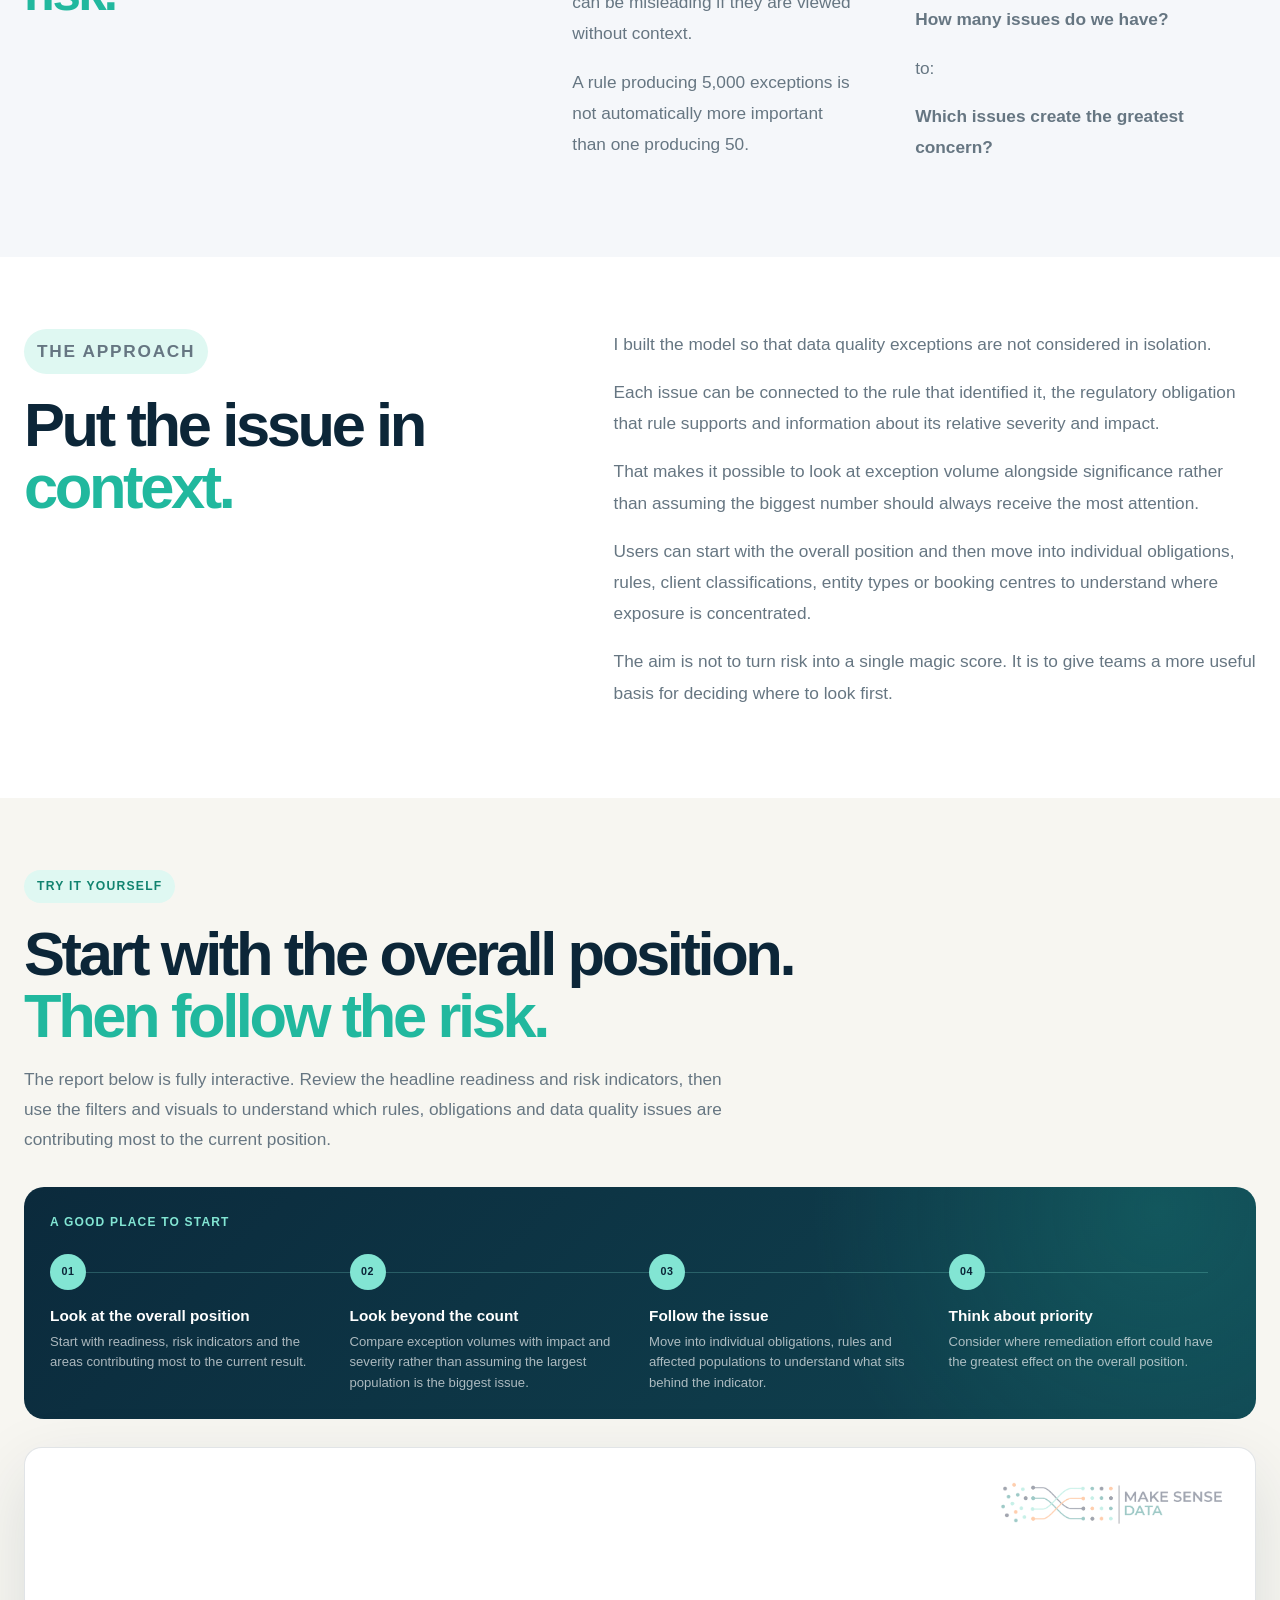
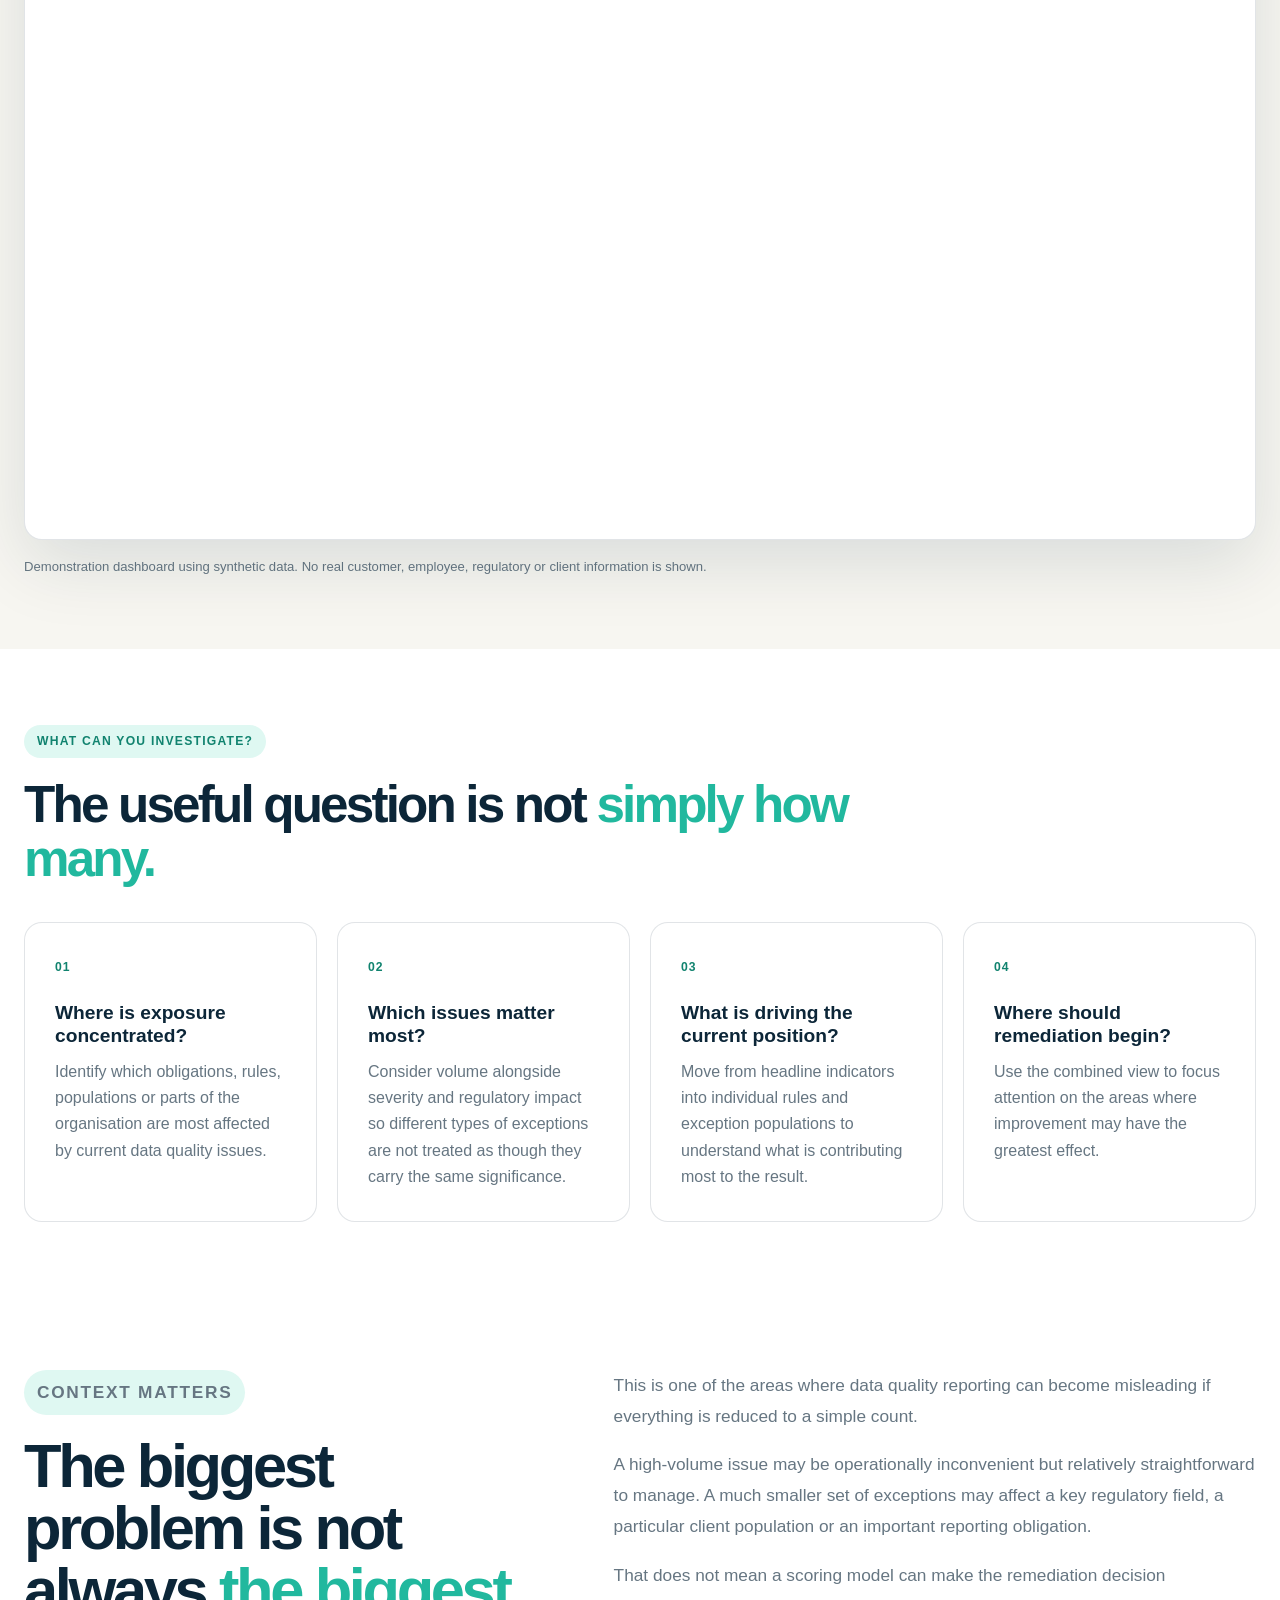
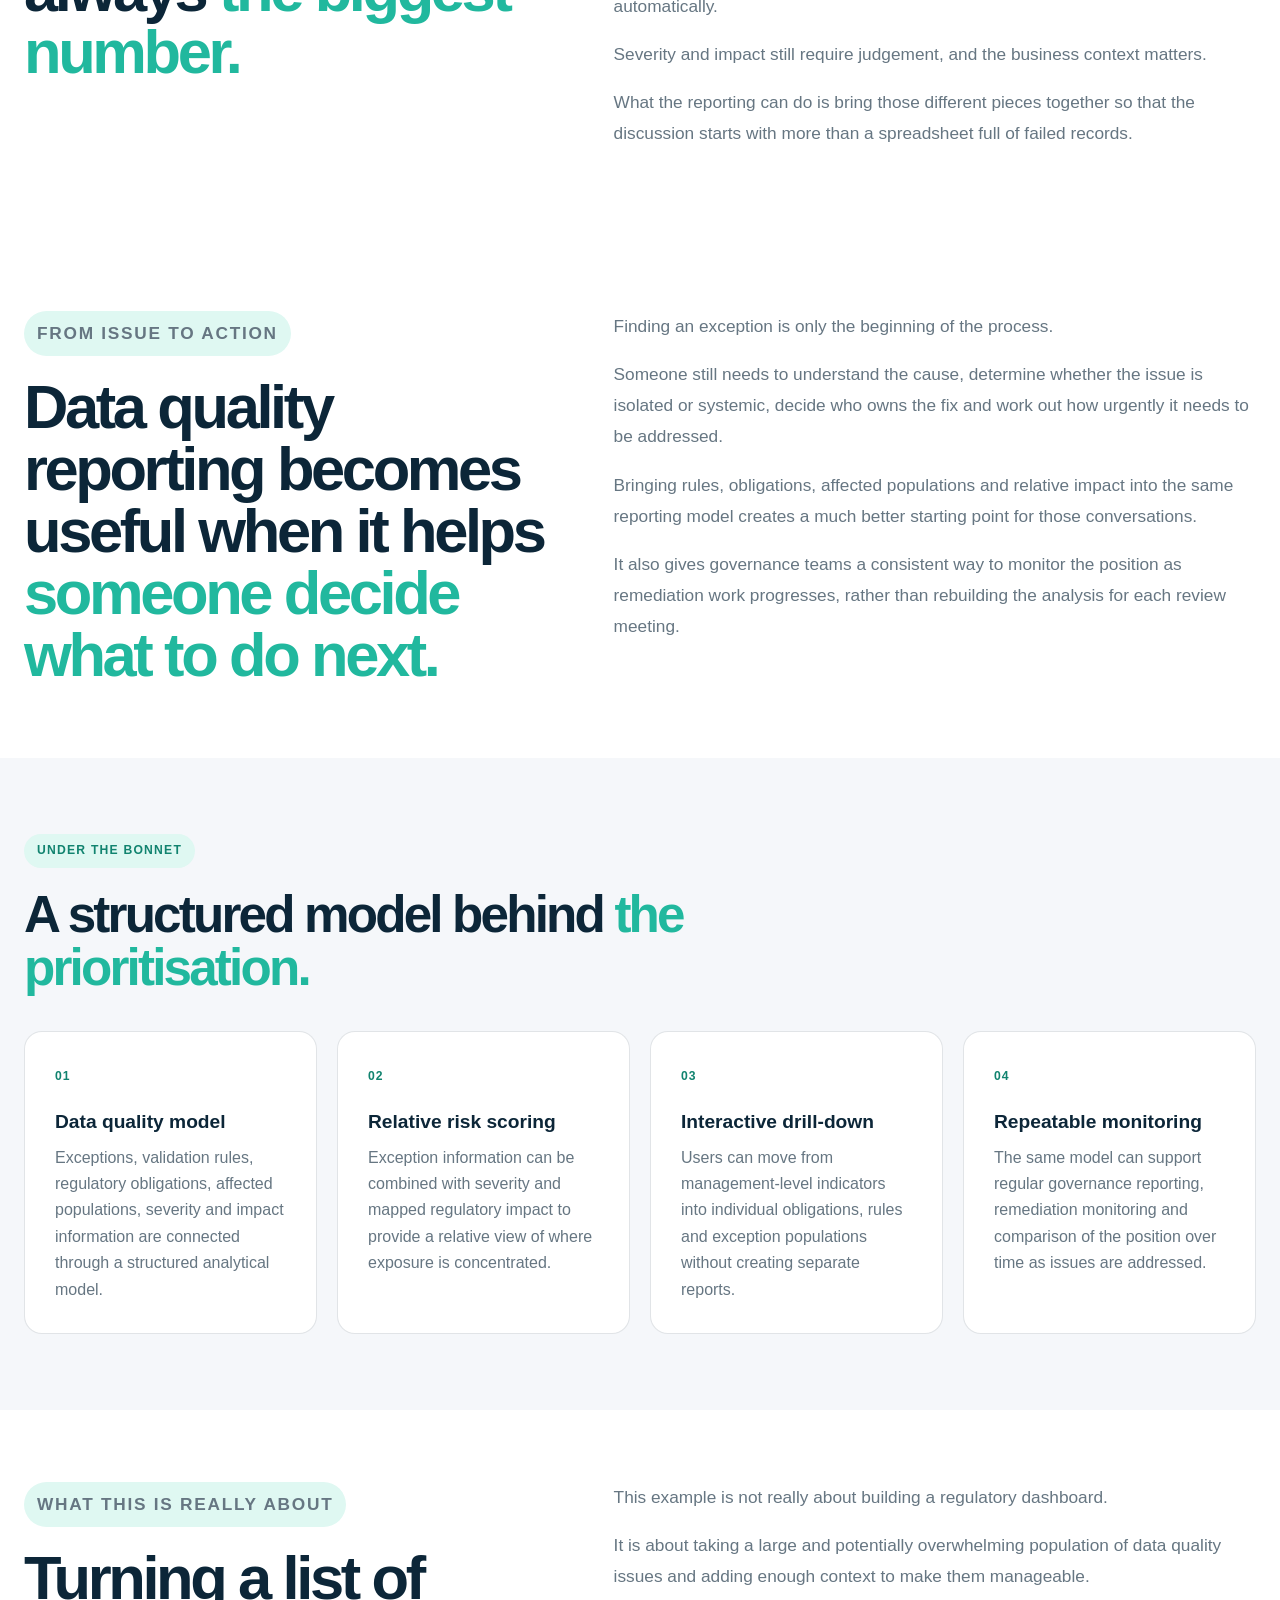
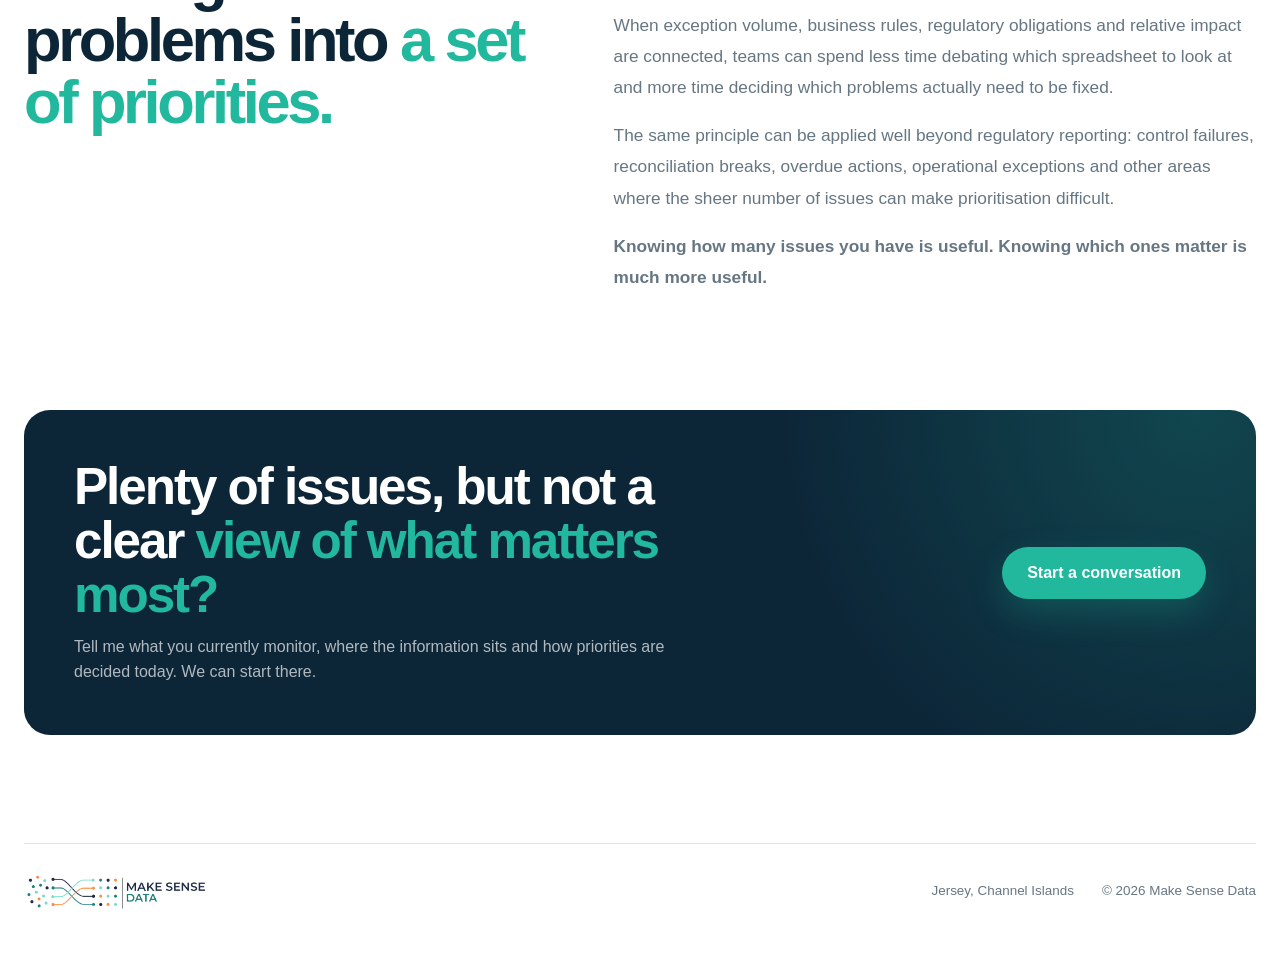
<file: regulatory-data-quality-dashboard/index.html>
<!doctype html>
<html lang="en">

<head>

  <meta charset="utf-8">
  <meta name="viewport" content="width=device-width, initial-scale=1">

  <title>Regulatory Data Quality Dashboard | Make Sense Data</title>

  <meta
    name="description"
    content="A practical regulatory data quality example showing how exceptions, severity and regulatory impact can be brought together to help teams understand where risk is concentrated and what to fix first."
  >

  <meta name="robots" content="index, follow">

  <link
    rel="canonical"
    href="https://www.makesensedata.je/regulatory-data-quality-dashboard/"
  >

  <meta
    property="og:title"
    content="Regulatory Data Quality Dashboard | Make Sense Data"
  >

  <meta
    property="og:description"
    content="A practical data quality reporting example showing how exception volumes, severity and regulatory impact can be combined to support clearer remediation priorities."
  >

  <meta
    property="og:url"
    content="https://www.makesensedata.je/regulatory-data-quality-dashboard/"
  >

  <meta property="og:type" content="website">


  <link
    rel="stylesheet"
    href="../css/style.css?v=20260819-1"
  >

  <script
    src="../js/app.js?v=20260819-1"
    defer
  ></script>

</head>


<body>


  <!-- ==================================================
       HEADER
       ================================================== -->

  <header class="site-header">

    <div class="container nav-wrap">


      <a
        class="brand brand-logo"
        href="../"
        aria-label="Make Sense Data home"
      >

        <img
          src="../images/make-sense-data-logo.png"
          alt="Make Sense Data"
          class="site-logo"
        >

        <span
          class="brand-flag"
          aria-label="Jersey"
        >
          🇯🇪
        </span>

      </a>


      <button
        class="menu-toggle"
        type="button"
        aria-expanded="false"
        aria-controls="main-nav"
        aria-label="Open navigation"
      >

        <span></span>
        <span></span>

      </button>


      <nav
        class="main-nav"
        id="main-nav"
        aria-label="Main navigation"
      >

        <a href="../#services">
          How I help
        </a>

        <a href="../#work">
          Case studies
        </a>

        <a
          class="nav-about"
          href="../about/"
        >
          About Paul
        </a>

        <a
          class="nav-cta"
          href="../#contact"
        >
          Let’s talk
        </a>

      </nav>


    </div>

  </header>



  <main>


    <!-- ==================================================
         HERO
         ================================================== -->

    <section class="case-study-hero">

      <div class="case-study-inner">


        <p class="eyebrow">
          Regulatory data quality example
        </p>


        <h1>
          Regulatory Data Quality
          <span class="heading-accent">
            Dashboard
          </span>
        </h1>


        <p>
          A reporting model designed to move beyond counting data quality
          exceptions and help teams understand which issues matter most,
          what they affect and where remediation effort should be focused.
        </p>


      </div>

    </section>



    <!-- ==================================================
         THE SITUATION
         ================================================== -->

    <section class="case-study-overview">

      <div class="case-study-inner case-study-grid">


        <div>

          <p class="eyebrow">
            The situation
          </p>


          <h2>
            You have thousands of issues.
            <span class="heading-accent">
              Where do you start?
            </span>
          </h2>

        </div>


        <div>

          <p>
            This example represents a common regulatory data quality
            problem: an organisation knows that exceptions exist, but
            the exception count alone does not tell management how
            concerned they should be.
          </p>

          <p>
            One rule might produce a large number of relatively minor
            issues. Another might affect far fewer records but relate to
            an important regulatory obligation or a higher-risk population.
          </p>

          <p>
            Treating every exception equally can mean remediation effort
            gets spread across a long list of problems without enough
            consideration of their relative significance.
          </p>

          <p>
            The more useful question is:
          </p>

          <p>
            <strong>
              Which issues matter most, what do they affect and what
              should we address first?
            </strong>
          </p>

        </div>


      </div>

    </section>



    <!-- ==================================================
         THE QUESTION
         ================================================== -->

    <section class="case-study-build">

      <div class="case-study-inner">


        <p class="eyebrow">
          The question
        </p>


        <h2>
          An exception count tells you the size of the list.
          <span class="heading-accent">
            It does not tell you the size of the risk.
          </span>
        </h2>


        <div class="case-study-grid">


          <div>

            <p>
              Data quality reporting often begins with volume:
              how many records failed a rule, how many issues are open
              or how many customers are affected.
            </p>

            <p>
              Those numbers are useful, but they can be misleading if they
              are viewed without context.
            </p>

            <p>
              A rule producing 5,000 exceptions is not automatically more
              important than one producing 50.
            </p>

          </div>


          <div>

            <p>
              The significance depends on what the rule is checking, which
              regulatory requirement it supports, who or what is affected
              and how serious the failure could be.
            </p>

            <p>
              The reporting therefore needs to help teams move from:
            </p>

            <p>
              <strong>
                How many issues do we have?
              </strong>
            </p>

            <p>
              to:
            </p>

            <p>
              <strong>
                Which issues create the greatest concern?
              </strong>
            </p>

          </div>


        </div>


      </div>

    </section>



    <!-- ==================================================
         THE APPROACH
         ================================================== -->

    <section class="case-study-overview">

      <div class="case-study-inner case-study-grid">


        <div>

          <p class="eyebrow">
            The approach
          </p>


          <h2>
            Put the issue in
            <span class="heading-accent">
              context.
            </span>
          </h2>

        </div>


        <div>

          <p>
            I built the model so that data quality exceptions are not
            considered in isolation.
          </p>

          <p>
            Each issue can be connected to the rule that identified it,
            the regulatory obligation that rule supports and information
            about its relative severity and impact.
          </p>

          <p>
            That makes it possible to look at exception volume alongside
            significance rather than assuming the biggest number should
            always receive the most attention.
          </p>

          <p>
            Users can start with the overall position and then move into
            individual obligations, rules, client classifications, entity
            types or booking centres to understand where exposure is
            concentrated.
          </p>

          <p>
            The aim is not to turn risk into a single magic score. It is
            to give teams a more useful basis for deciding where to look
            first.
          </p>

        </div>


      </div>

    </section>



    <!-- ==================================================
         LIVE DASHBOARD
         ================================================== -->

    <section class="dashboard-section">

      <div class="case-study-inner">


        <div class="dashboard-heading">


          <p class="eyebrow">
            Try it yourself
          </p>


          <h2>
            Start with the overall position.
            <span class="heading-accent">
              Then follow the risk.
            </span>
          </h2>


          <p>
            The report below is fully interactive. Review the headline
            readiness and risk indicators, then use the filters and
            visuals to understand which rules, obligations and data
            quality issues are contributing most to the current position.
          </p>


        </div>



        <div
          class="report-guide"
          aria-label="How to explore this report"
        >


          <p class="report-guide-title">
            A good place to start
          </p>


          <ol>


            <li>

              <span>01</span>

              <div>

                <strong>
                  Look at the overall position
                </strong>

                <p>
                  Start with readiness, risk indicators and the areas
                  contributing most to the current result.
                </p>

              </div>

            </li>


            <li>

              <span>02</span>

              <div>

                <strong>
                  Look beyond the count
                </strong>

                <p>
                  Compare exception volumes with impact and severity rather
                  than assuming the largest population is the biggest issue.
                </p>

              </div>

            </li>


            <li>

              <span>03</span>

              <div>

                <strong>
                  Follow the issue
                </strong>

                <p>
                  Move into individual obligations, rules and affected
                  populations to understand what sits behind the indicator.
                </p>

              </div>

            </li>


            <li>

              <span>04</span>

              <div>

                <strong>
                  Think about priority
                </strong>

                <p>
                  Consider where remediation effort could have the greatest
                  effect on the overall position.
                </p>

              </div>

            </li>


          </ol>


        </div>



        <div class="powerbi-embed">


          <iframe
            title="Regulatory Data Quality Power BI Dashboard"
            src="https://app.powerbi.com/view?r=eyJrIjoiOGJlMTI2NmQtOGFhNC00ZTRlLThkYjYtMzVmZDNjMzdjODk5IiwidCI6ImU4N2ZhOWQ1LWRmNWQtNGFiZS04ZDQxLTRlYjRhYzBlNmViZCJ9"
            allowfullscreen
          ></iframe>


          <img
            class="powerbi-watermark"
            src="../images/make-sense-data-logo.png"
            alt=""
            aria-hidden="true"
          >


        </div>



        <p class="demo-note">
          Demonstration dashboard using synthetic data. No real customer,
          employee, regulatory or client information is shown.
        </p>


      </div>

    </section>



    <!-- ==================================================
         QUESTIONS TO INVESTIGATE
         ================================================== -->

    <section class="case-study-build">

      <div class="case-study-inner">


        <p class="eyebrow">
          What can you investigate?
        </p>


        <h2>
          The useful question is not
          <span class="heading-accent">
            simply how many.
          </span>
        </h2>



        <div class="capability-grid">


          <article>

            <span>01</span>

            <h3>
              Where is exposure concentrated?
            </h3>

            <p>
              Identify which obligations, rules, populations or parts of
              the organisation are most affected by current data quality
              issues.
            </p>

          </article>


          <article>

            <span>02</span>

            <h3>
              Which issues matter most?
            </h3>

            <p>
              Consider volume alongside severity and regulatory impact so
              different types of exceptions are not treated as though they
              carry the same significance.
            </p>

          </article>


          <article>

            <span>03</span>

            <h3>
              What is driving the current position?
            </h3>

            <p>
              Move from headline indicators into individual rules and
              exception populations to understand what is contributing
              most to the result.
            </p>

          </article>


          <article>

            <span>04</span>

            <h3>
              Where should remediation begin?
            </h3>

            <p>
              Use the combined view to focus attention on the areas where
              improvement may have the greatest effect.
            </p>

          </article>


        </div>


      </div>

    </section>



    <!-- ==================================================
         CONTEXT MATTERS
         ================================================== -->

    <section class="case-study-overview">

      <div class="case-study-inner case-study-grid">


        <div>

          <p class="eyebrow">
            Context matters
          </p>


          <h2>
            The biggest problem is not always
            <span class="heading-accent">
              the biggest number.
            </span>
          </h2>

        </div>


        <div>

          <p>
            This is one of the areas where data quality reporting can
            become misleading if everything is reduced to a simple count.
          </p>

          <p>
            A high-volume issue may be operationally inconvenient but
            relatively straightforward to manage. A much smaller set of
            exceptions may affect a key regulatory field, a particular
            client population or an important reporting obligation.
          </p>

          <p>
            That does not mean a scoring model can make the remediation
            decision automatically.
          </p>

          <p>
            Severity and impact still require judgement, and the business
            context matters.
          </p>

          <p>
            What the reporting can do is bring those different pieces
            together so that the discussion starts with more than a
            spreadsheet full of failed records.
          </p>

        </div>


      </div>

    </section>



    <!-- ==================================================
         FROM DATA QUALITY TO ACTION
         ================================================== -->

    <section class="case-study-overview">

      <div class="case-study-inner case-study-grid">


        <div>

          <p class="eyebrow">
            From issue to action
          </p>


          <h2>
            Data quality reporting becomes useful when it helps
            <span class="heading-accent">
              someone decide what to do next.
            </span>
          </h2>

        </div>


        <div>

          <p>
            Finding an exception is only the beginning of the process.
          </p>

          <p>
            Someone still needs to understand the cause, determine whether
            the issue is isolated or systemic, decide who owns the fix and
            work out how urgently it needs to be addressed.
          </p>

          <p>
            Bringing rules, obligations, affected populations and relative
            impact into the same reporting model creates a much better
            starting point for those conversations.
          </p>

          <p>
            It also gives governance teams a consistent way to monitor the
            position as remediation work progresses, rather than rebuilding
            the analysis for each review meeting.
          </p>

        </div>


      </div>

    </section>



    <!-- ==================================================
         UNDER THE BONNET
         ================================================== -->

    <section class="case-study-build">

      <div class="case-study-inner">


        <p class="eyebrow">
          Under the bonnet
        </p>


        <h2>
          A structured model behind
          <span class="heading-accent">
            the prioritisation.
          </span>
        </h2>



        <div class="capability-grid">


          <article>

            <span>01</span>

            <h3>
              Data quality model
            </h3>

            <p>
              Exceptions, validation rules, regulatory obligations,
              affected populations, severity and impact information are
              connected through a structured analytical model.
            </p>

          </article>


          <article>

            <span>02</span>

            <h3>
              Relative risk scoring
            </h3>

            <p>
              Exception information can be combined with severity and
              mapped regulatory impact to provide a relative view of
              where exposure is concentrated.
            </p>

          </article>


          <article>

            <span>03</span>

            <h3>
              Interactive drill-down
            </h3>

            <p>
              Users can move from management-level indicators into
              individual obligations, rules and exception populations
              without creating separate reports.
            </p>

          </article>


          <article>

            <span>04</span>

            <h3>
              Repeatable monitoring
            </h3>

            <p>
              The same model can support regular governance reporting,
              remediation monitoring and comparison of the position over
              time as issues are addressed.
            </p>

          </article>


        </div>


      </div>

    </section>



    <!-- ==================================================
         WHAT THIS IS REALLY ABOUT
         ================================================== -->

    <section class="case-study-overview">

      <div class="case-study-inner case-study-grid">


        <div>

          <p class="eyebrow">
            What this is really about
          </p>


          <h2>
            Turning a list of problems into
            <span class="heading-accent">
              a set of priorities.
            </span>
          </h2>

        </div>


        <div>

          <p>
            This example is not really about building a regulatory
            dashboard.
          </p>

          <p>
            It is about taking a large and potentially overwhelming
            population of data quality issues and adding enough context
            to make them manageable.
          </p>

          <p>
            When exception volume, business rules, regulatory obligations
            and relative impact are connected, teams can spend less time
            debating which spreadsheet to look at and more time deciding
            which problems actually need to be fixed.
          </p>

          <p>
            The same principle can be applied well beyond regulatory
            reporting: control failures, reconciliation breaks, overdue
            actions, operational exceptions and other areas where the
            sheer number of issues can make prioritisation difficult.
          </p>

          <p>
            <strong>
              Knowing how many issues you have is useful. Knowing which
              ones matter is much more useful.
            </strong>
          </p>

        </div>


      </div>

    </section>



    <!-- ==================================================
         CTA
         ================================================== -->

    <section class="case-study-cta">

      <div class="case-study-inner">


        <div class="case-study-cta-panel">


          <div>

            <h2>
              Plenty of issues, but not a clear
              <span class="heading-accent">
                view of what matters most?
              </span>
            </h2>


            <p>
              Tell me what you currently monitor, where the information
              sits and how priorities are decided today. We can start
              there.
            </p>


          </div>


          <a
            class="button primary"
            href="mailto:hello@makesensedata.je?subject=Risk%20and%20regulatory%20reporting%20enquiry"
          >
            Start a conversation
          </a>


        </div>


      </div>

    </section>


  </main>



  <!-- ==================================================
       FOOTER
       ================================================== -->

  <footer class="site-footer">

    <div class="container footer-wrap">


      <a
        class="brand brand-logo footer-brand"
        href="../"
        aria-label="Make Sense Data home"
      >

        <img
          src="../images/make-sense-data-logo.png"
          class="footer-logo"
          alt="Make Sense Data"
        >

      </a>


      <p>
        Jersey, Channel Islands
      </p>


      <p>
        © <span id="year"></span> Make Sense Data
      </p>


    </div>

  </footer>


</body>

</html>
</file>
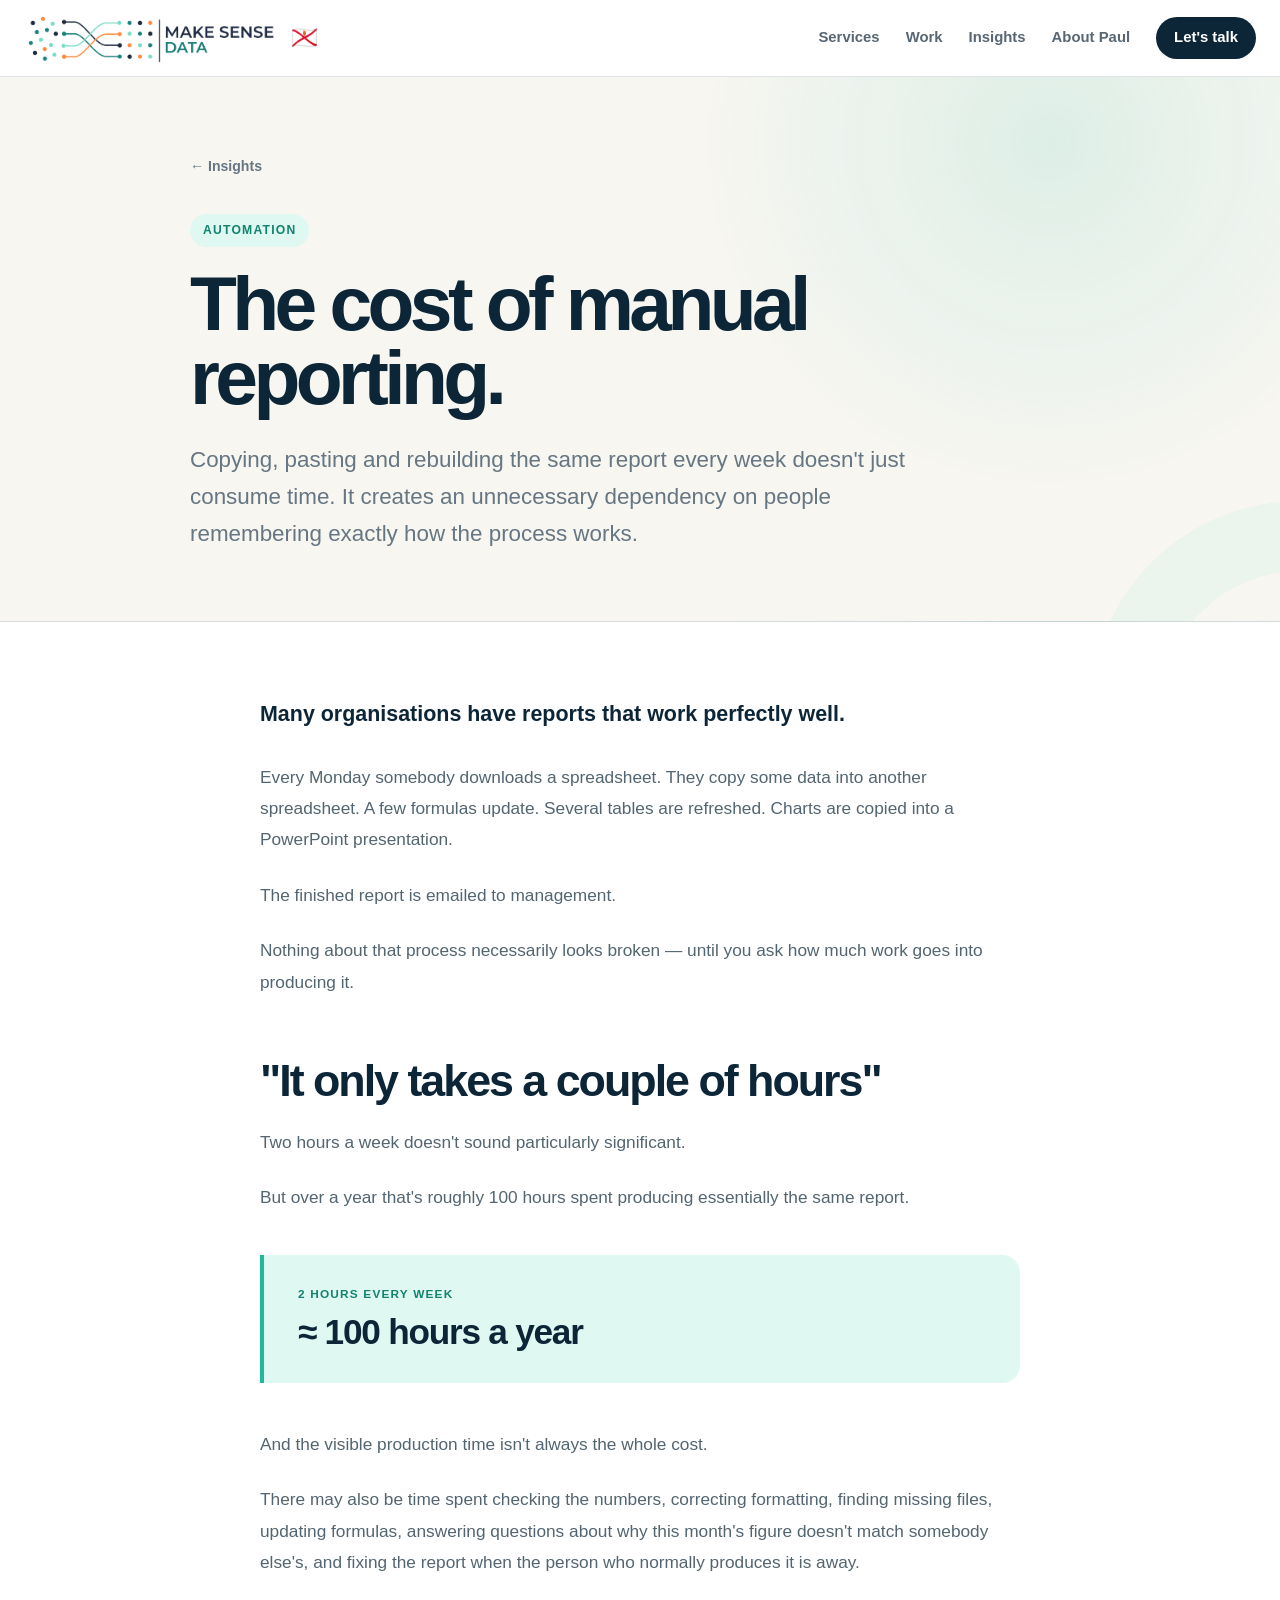
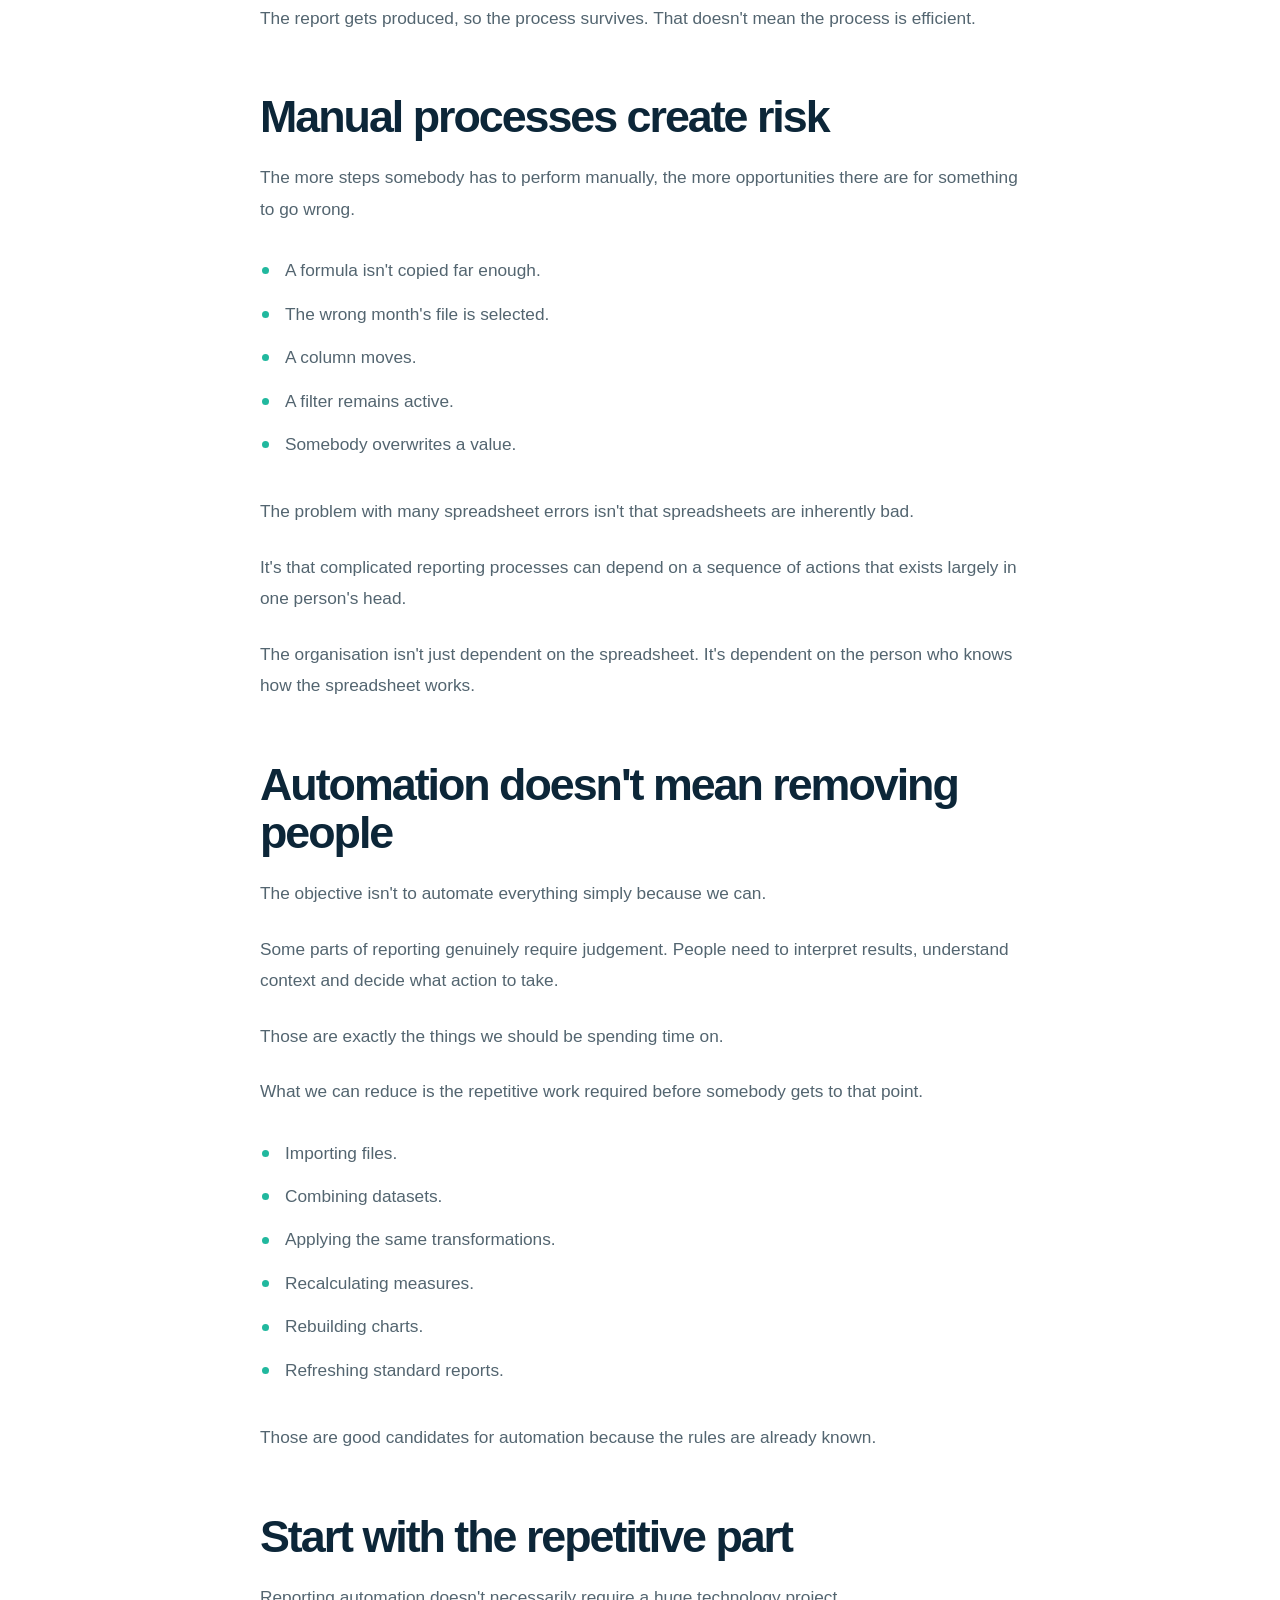
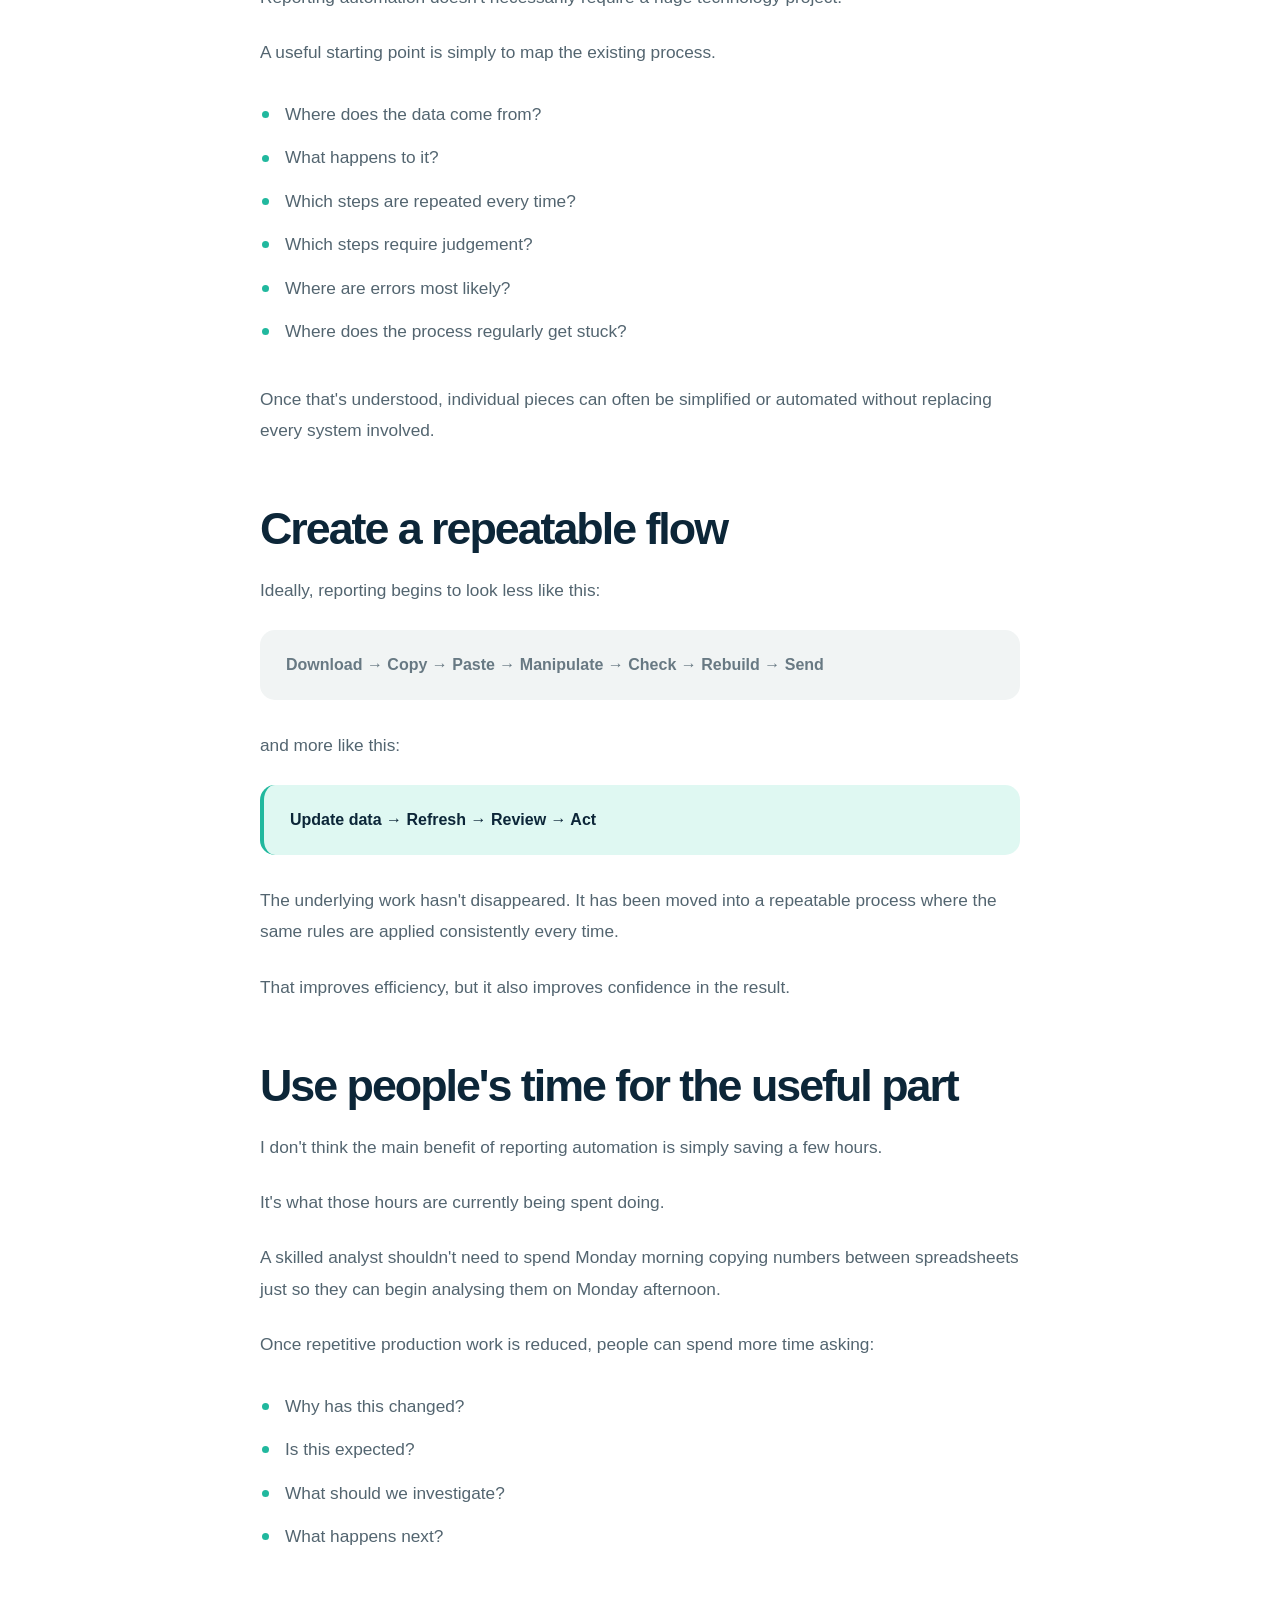
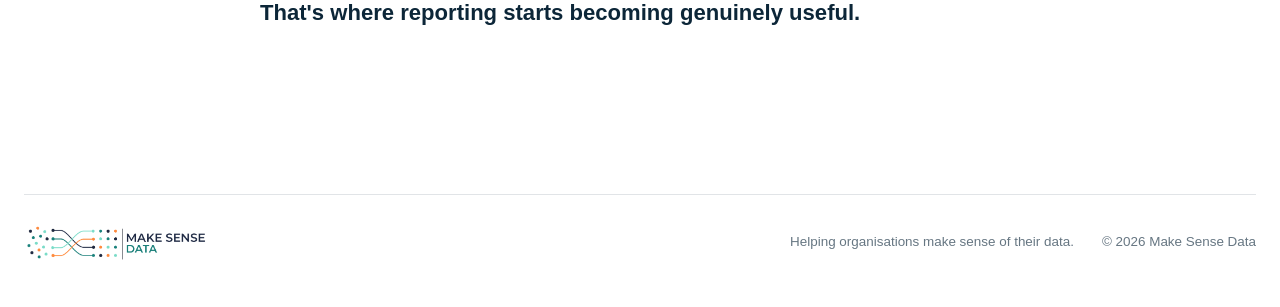
<file: insights/cost-of-manual-reporting.html>
<!doctype html>
<html lang="en">

<head>
  <meta charset="utf-8">
  <meta name="viewport" content="width=device-width, initial-scale=1">

  <title>The Cost of Manual Reporting | Make Sense Data</title>

  <meta
    name="description"
    content="Manual reporting consumes more than time. Repetitive spreadsheet processes create risk, dependency and unnecessary work."
  >

  <link rel="canonical" href="https://makesensedata.je/insights/cost-of-manual-reporting.html">
  <link rel="stylesheet" href="../css/style.css?v=20260815-1">
  <script src="../js/app.js?v=20260810-1" defer></script>
</head>

<body>

<header class="site-header">
  <div class="container nav-wrap">

    <a class="brand brand-logo" href="../index.html" aria-label="Make Sense Data home">
      <img src="../images/make-sense-data-logo.png" alt="Make Sense Data" class="site-logo">
      <span class="brand-flag" aria-label="Jersey">🇯🇪</span>
    </a>

    <button
      class="menu-toggle"
      type="button"
      aria-expanded="false"
      aria-controls="main-nav"
      aria-label="Open navigation"
    >
      <span></span>
      <span></span>
    </button>

    <nav class="main-nav" id="main-nav" aria-label="Main navigation">
      <a href="../index.html#services">Services</a>
      <a href="../index.html#work">Work</a>
      <a href="../index.html#insights">Insights</a>
      <a class="nav-about" href="../about/">About Paul</a>
      <a class="nav-cta" href="../index.html#contact">Let's talk</a>
    </nav>

  </div>
</header>


<main>

<section class="article-hero">
  <div class="article-container">

    <a class="article-back" href="../index.html#insights">← Insights</a>

    <p class="eyebrow">Automation</p>

    <h1>The cost of manual reporting.</h1>

    <p class="article-lead">
      Copying, pasting and rebuilding the same report every week doesn't just
      consume time. It creates an unnecessary dependency on people remembering
      exactly how the process works.
    </p>

  </div>
</section>


<article class="article-body">
<div class="article-container article-copy">

  <p class="article-opening">
    Many organisations have reports that work perfectly well.
  </p>

  <p>
    Every Monday somebody downloads a spreadsheet. They copy some data into
    another spreadsheet. A few formulas update. Several tables are refreshed.
    Charts are copied into a PowerPoint presentation.
  </p>

  <p>The finished report is emailed to management.</p>

  <p>
    Nothing about that process necessarily looks broken — until you ask how
    much work goes into producing it.
  </p>


  <h2>"It only takes a couple of hours"</h2>

  <p>Two hours a week doesn't sound particularly significant.</p>

  <p>
    But over a year that's roughly 100 hours spent producing essentially
    the same report.
  </p>

  <aside class="article-callout">
    <span>2 hours every week</span>
    <strong>≈ 100 hours a year</strong>
  </aside>

  <p>And the visible production time isn't always the whole cost.</p>

  <p>
    There may also be time spent checking the numbers, correcting formatting,
    finding missing files, updating formulas, answering questions about why
    this month's figure doesn't match somebody else's, and fixing the report
    when the person who normally produces it is away.
  </p>

  <p>
    The report gets produced, so the process survives. That doesn't mean the
    process is efficient.
  </p>


  <h2>Manual processes create risk</h2>

  <p>
    The more steps somebody has to perform manually, the more opportunities
    there are for something to go wrong.
  </p>

  <ul>
    <li>A formula isn't copied far enough.</li>
    <li>The wrong month's file is selected.</li>
    <li>A column moves.</li>
    <li>A filter remains active.</li>
    <li>Somebody overwrites a value.</li>
  </ul>

  <p>
    The problem with many spreadsheet errors isn't that spreadsheets are
    inherently bad.
  </p>

  <p>
    It's that complicated reporting processes can depend on a sequence of
    actions that exists largely in one person's head.
  </p>

  <p>
    The organisation isn't just dependent on the spreadsheet. It's dependent
    on the person who knows how the spreadsheet works.
  </p>


  <h2>Automation doesn't mean removing people</h2>

  <p>
    The objective isn't to automate everything simply because we can.
  </p>

  <p>
    Some parts of reporting genuinely require judgement. People need to
    interpret results, understand context and decide what action to take.
  </p>

  <p>Those are exactly the things we should be spending time on.</p>

  <p>
    What we can reduce is the repetitive work required before somebody gets
    to that point.
  </p>

  <ul>
    <li>Importing files.</li>
    <li>Combining datasets.</li>
    <li>Applying the same transformations.</li>
    <li>Recalculating measures.</li>
    <li>Rebuilding charts.</li>
    <li>Refreshing standard reports.</li>
  </ul>

  <p>
    Those are good candidates for automation because the rules are already known.
  </p>


  <h2>Start with the repetitive part</h2>

  <p>
    Reporting automation doesn't necessarily require a huge technology project.
  </p>

  <p>
    A useful starting point is simply to map the existing process.
  </p>

  <ul>
    <li>Where does the data come from?</li>
    <li>What happens to it?</li>
    <li>Which steps are repeated every time?</li>
    <li>Which steps require judgement?</li>
    <li>Where are errors most likely?</li>
    <li>Where does the process regularly get stuck?</li>
  </ul>

  <p>
    Once that's understood, individual pieces can often be simplified or
    automated without replacing every system involved.
  </p>


  <h2>Create a repeatable flow</h2>

  <p>Ideally, reporting begins to look less like this:</p>

  <div class="article-process article-process-old">
    Download → Copy → Paste → Manipulate → Check → Rebuild → Send
  </div>

  <p>and more like this:</p>

  <div class="article-process article-process-new">
    Update data → Refresh → Review → Act
  </div>

  <p>
    The underlying work hasn't disappeared. It has been moved into a
    repeatable process where the same rules are applied consistently every time.
  </p>

  <p>
    That improves efficiency, but it also improves confidence in the result.
  </p>


  <h2>Use people's time for the useful part</h2>

  <p>
    I don't think the main benefit of reporting automation is simply saving
    a few hours.
  </p>

  <p>It's what those hours are currently being spent doing.</p>

  <p>
    A skilled analyst shouldn't need to spend Monday morning copying numbers
    between spreadsheets just so they can begin analysing them on Monday
    afternoon.
  </p>

  <p>
    Once repetitive production work is reduced, people can spend more time asking:
  </p>

  <ul>
    <li>Why has this changed?</li>
    <li>Is this expected?</li>
    <li>What should we investigate?</li>
    <li>What happens next?</li>
  </ul>

  <p class="article-conclusion">
    That's where reporting starts becoming genuinely useful.
  </p>

</div>
</article>

</main>


<footer class="site-footer">
  <div class="container footer-wrap">

    <a class="brand brand-logo footer-brand" href="../index.html">
      <img src="../images/make-sense-data-logo.png" alt="Make Sense Data" class="footer-logo">
    </a>

    <p>Helping organisations make sense of their data.</p>
    <p>&copy; 2026 Make Sense Data</p>

  </div>
</footer>

</body>
</html>
</file>
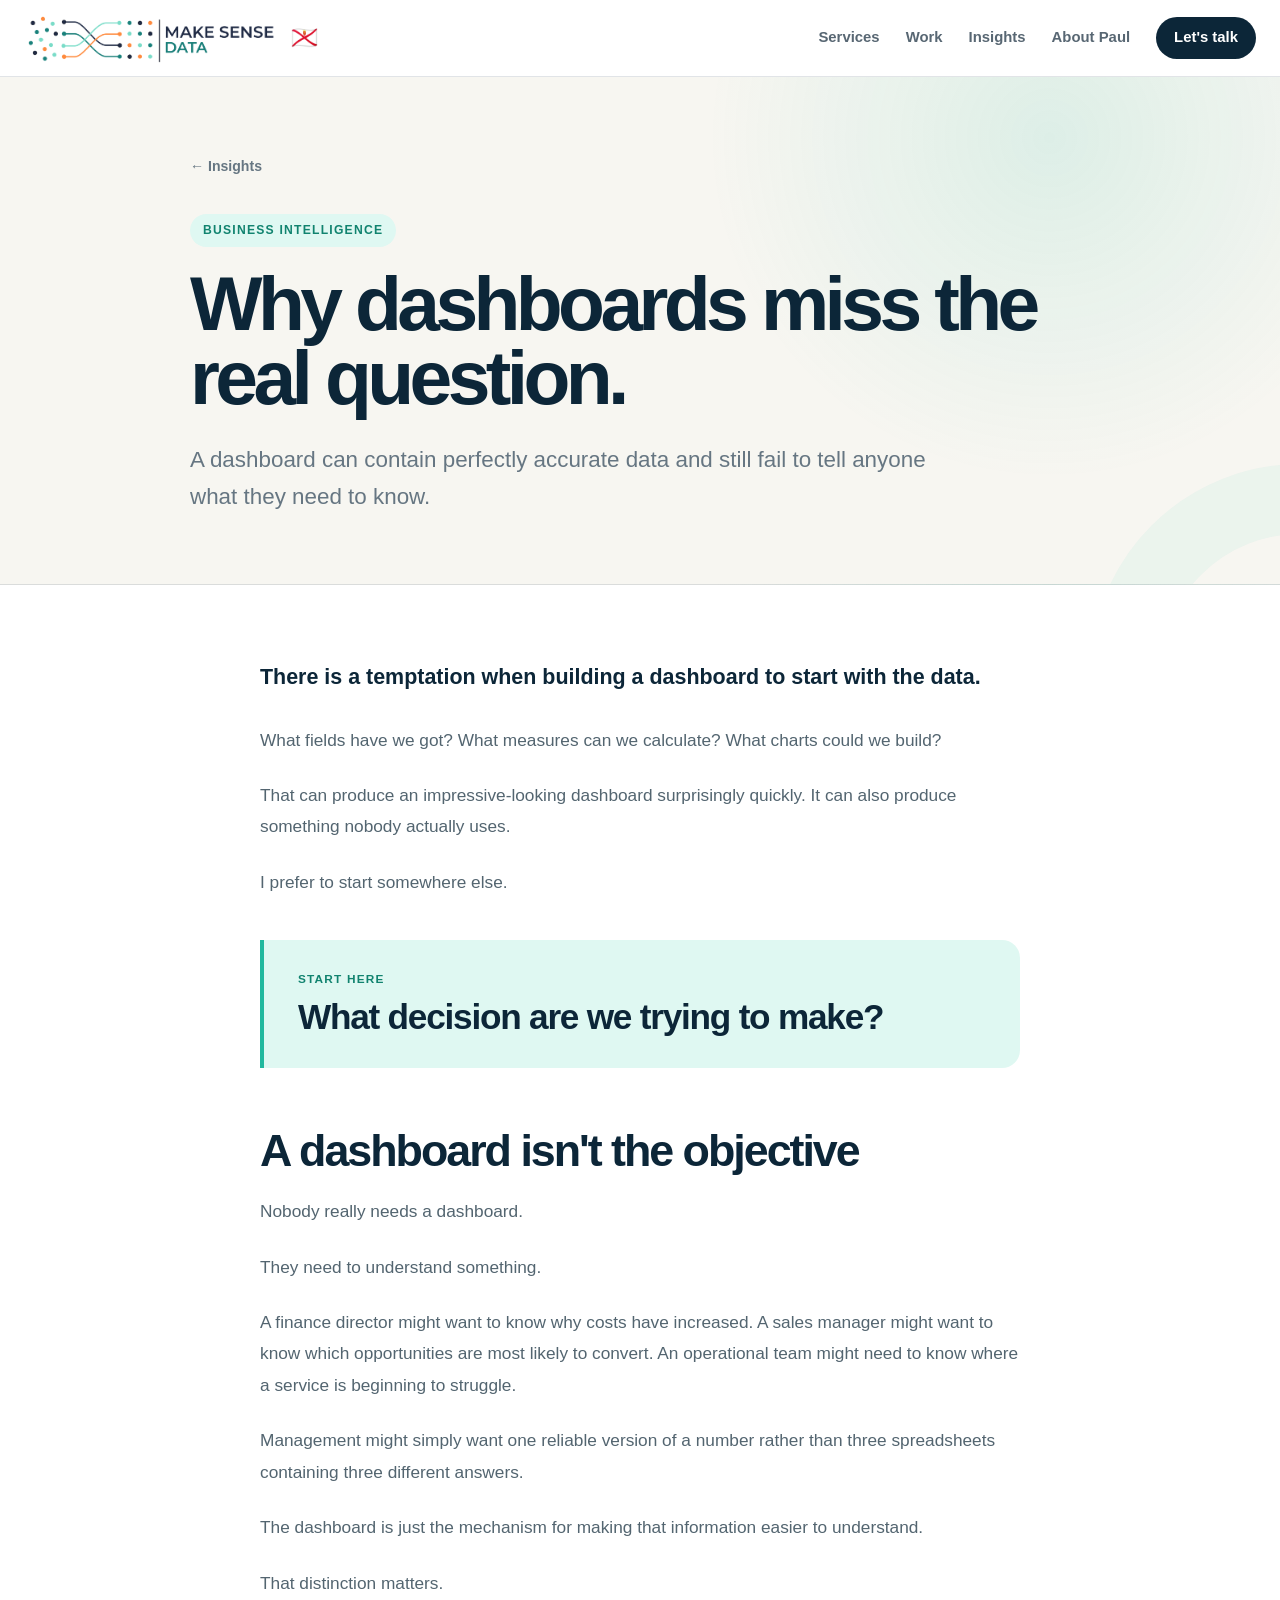
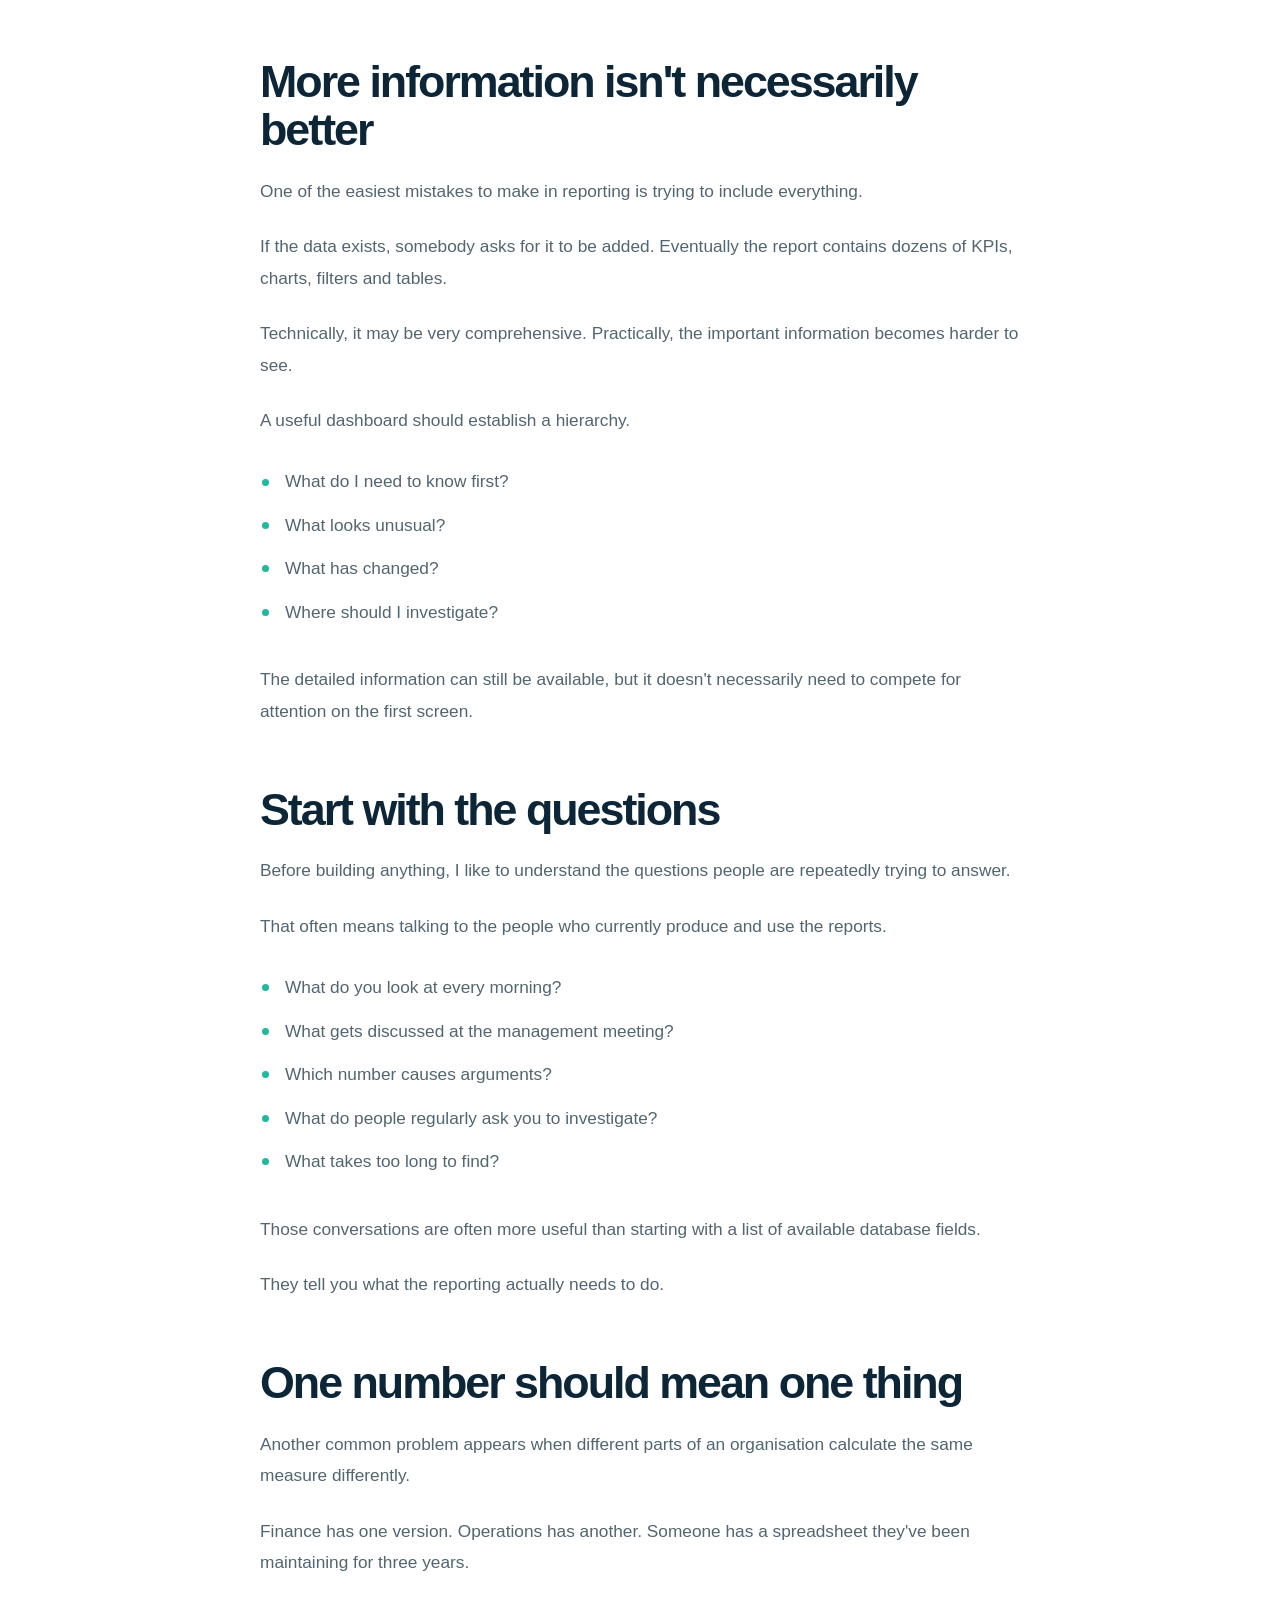
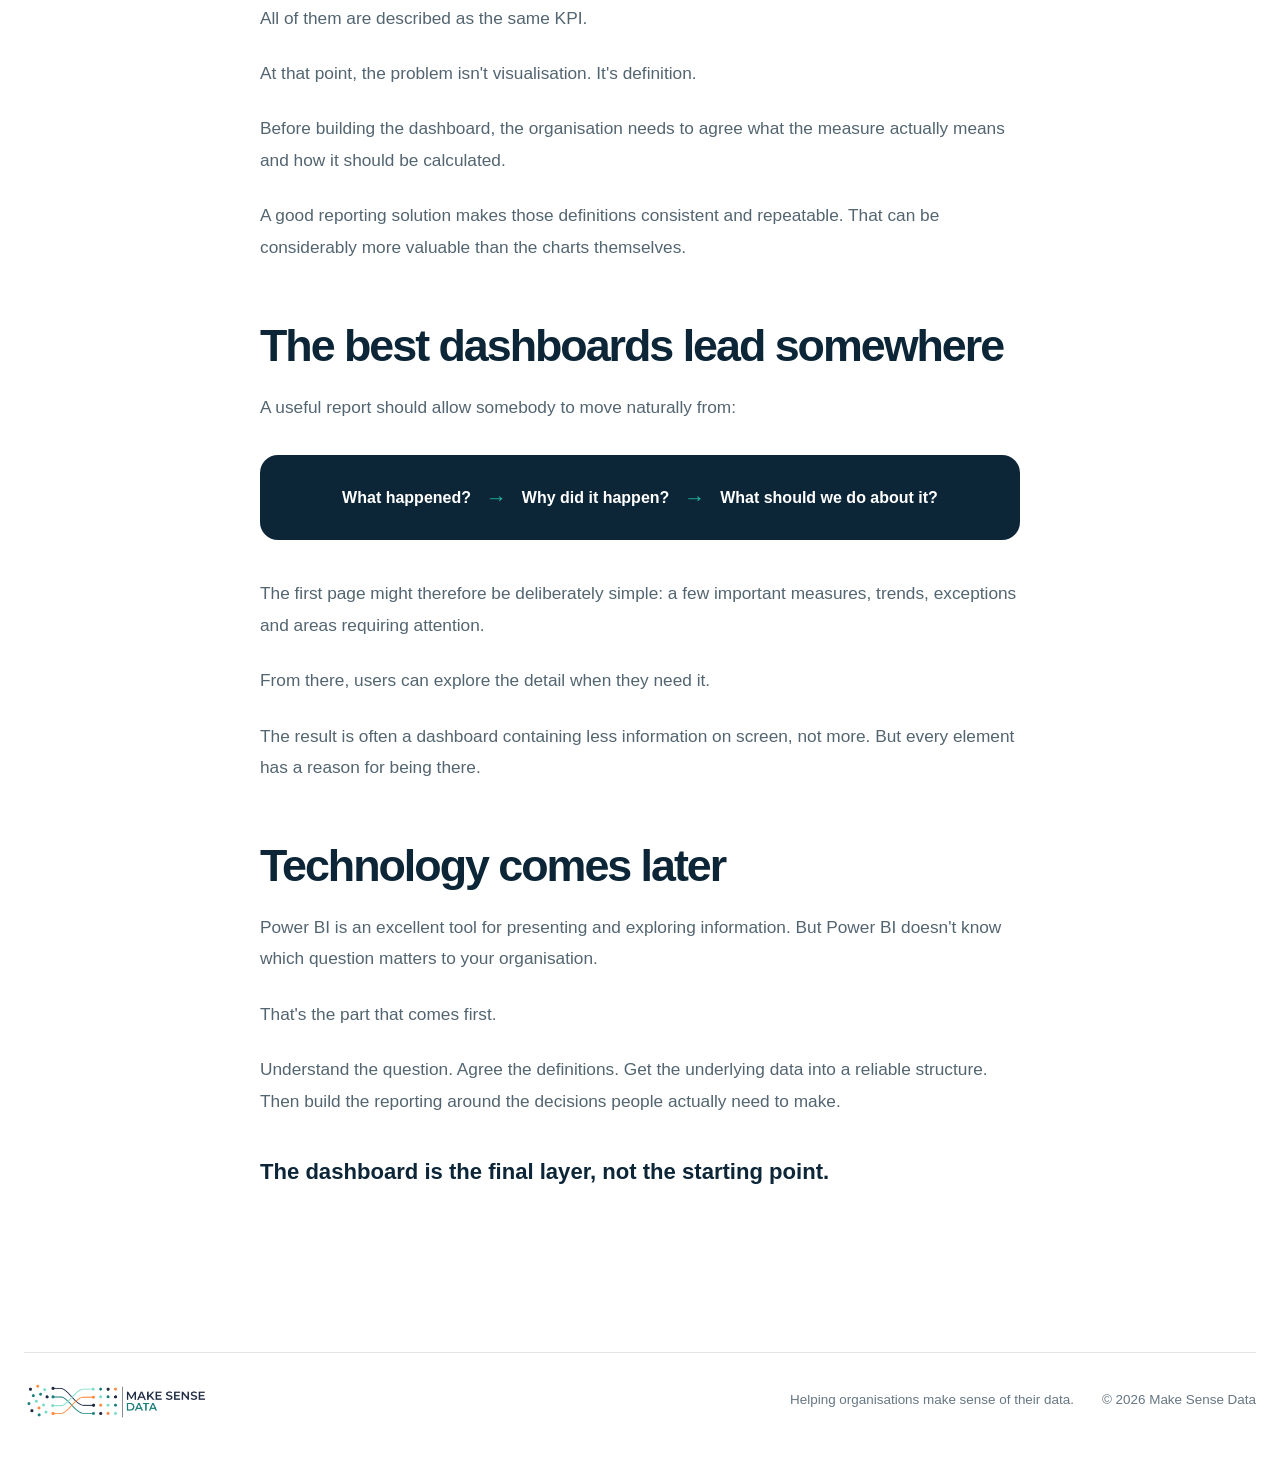
<file: insights/dashboards-miss-the-real-question.html>
<!doctype html>
<html lang="en">

<head>
  <meta charset="utf-8">
  <meta name="viewport" content="width=device-width, initial-scale=1">

  <title>Why Dashboards Miss the Real Question | Make Sense Data</title>

  <meta
    name="description"
    content="A dashboard can contain perfectly accurate data and still fail to answer the question that matters. Good business intelligence starts with the decision, not the chart."
  >

  <link rel="canonical" href="https://makesensedata.je/insights/dashboards-miss-the-real-question.html">
  <link rel="stylesheet" href="../css/style.css?v=20260815-1">
  <script src="../js/app.js?v=20260810-1" defer></script>
</head>

<body>

<header class="site-header">
  <div class="container nav-wrap">

    <a class="brand brand-logo" href="../index.html" aria-label="Make Sense Data home">
      <img src="../images/make-sense-data-logo.png" alt="Make Sense Data" class="site-logo">
      <span class="brand-flag" aria-label="Jersey">🇯🇪</span>
    </a>

    <button
      class="menu-toggle"
      type="button"
      aria-expanded="false"
      aria-controls="main-nav"
      aria-label="Open navigation"
    >
      <span></span>
      <span></span>
    </button>

    <nav class="main-nav" id="main-nav" aria-label="Main navigation">
      <a href="../index.html#services">Services</a>
      <a href="../index.html#work">Work</a>
      <a href="../index.html#insights">Insights</a>
      <a class="nav-about" href="../about/">About Paul</a>
      <a class="nav-cta" href="../index.html#contact">Let's talk</a>
    </nav>

  </div>
</header>


<main>

<section class="article-hero">
  <div class="article-container">

    <a class="article-back" href="../index.html#insights">← Insights</a>

    <p class="eyebrow">Business intelligence</p>

    <h1>Why dashboards miss the real question.</h1>

    <p class="article-lead">
      A dashboard can contain perfectly accurate data and still fail to tell
      anyone what they need to know.
    </p>

  </div>
</section>


<article class="article-body">
<div class="article-container article-copy">

  <p class="article-opening">
    There is a temptation when building a dashboard to start with the data.
  </p>

  <p>
    What fields have we got? What measures can we calculate? What charts
    could we build?
  </p>

  <p>
    That can produce an impressive-looking dashboard surprisingly quickly.
    It can also produce something nobody actually uses.
  </p>

  <p>I prefer to start somewhere else.</p>

  <aside class="article-callout">
    <span>Start here</span>
    <strong>What decision are we trying to make?</strong>
  </aside>


  <h2>A dashboard isn't the objective</h2>

  <p>Nobody really needs a dashboard.</p>

  <p>They need to understand something.</p>

  <p>
    A finance director might want to know why costs have increased. A sales
    manager might want to know which opportunities are most likely to convert.
    An operational team might need to know where a service is beginning to
    struggle.
  </p>

  <p>
    Management might simply want one reliable version of a number rather
    than three spreadsheets containing three different answers.
  </p>

  <p>
    The dashboard is just the mechanism for making that information easier
    to understand.
  </p>

  <p>That distinction matters.</p>


  <h2>More information isn't necessarily better</h2>

  <p>
    One of the easiest mistakes to make in reporting is trying to include
    everything.
  </p>

  <p>
    If the data exists, somebody asks for it to be added. Eventually the
    report contains dozens of KPIs, charts, filters and tables.
  </p>

  <p>
    Technically, it may be very comprehensive. Practically, the important
    information becomes harder to see.
  </p>

  <p>A useful dashboard should establish a hierarchy.</p>

  <ul>
    <li>What do I need to know first?</li>
    <li>What looks unusual?</li>
    <li>What has changed?</li>
    <li>Where should I investigate?</li>
  </ul>

  <p>
    The detailed information can still be available, but it doesn't
    necessarily need to compete for attention on the first screen.
  </p>


  <h2>Start with the questions</h2>

  <p>
    Before building anything, I like to understand the questions people are
    repeatedly trying to answer.
  </p>

  <p>
    That often means talking to the people who currently produce and use the
    reports.
  </p>

  <ul>
    <li>What do you look at every morning?</li>
    <li>What gets discussed at the management meeting?</li>
    <li>Which number causes arguments?</li>
    <li>What do people regularly ask you to investigate?</li>
    <li>What takes too long to find?</li>
  </ul>

  <p>
    Those conversations are often more useful than starting with a list of
    available database fields.
  </p>

  <p>They tell you what the reporting actually needs to do.</p>


  <h2>One number should mean one thing</h2>

  <p>
    Another common problem appears when different parts of an organisation
    calculate the same measure differently.
  </p>

  <p>
    Finance has one version. Operations has another. Someone has a
    spreadsheet they've been maintaining for three years.
  </p>

  <p>All of them are described as the same KPI.</p>

  <p>At that point, the problem isn't visualisation. It's definition.</p>

  <p>
    Before building the dashboard, the organisation needs to agree what the
    measure actually means and how it should be calculated.
  </p>

  <p>
    A good reporting solution makes those definitions consistent and
    repeatable. That can be considerably more valuable than the charts
    themselves.
  </p>


  <h2>The best dashboards lead somewhere</h2>

  <p>A useful report should allow somebody to move naturally from:</p>

  <div class="article-flow">
    <strong>What happened?</strong>
    <span>→</span>
    <strong>Why did it happen?</strong>
    <span>→</span>
    <strong>What should we do about it?</strong>
  </div>

  <p>
    The first page might therefore be deliberately simple: a few important
    measures, trends, exceptions and areas requiring attention.
  </p>

  <p>From there, users can explore the detail when they need it.</p>

  <p>
    The result is often a dashboard containing less information on screen,
    not more. But every element has a reason for being there.
  </p>


  <h2>Technology comes later</h2>

  <p>
    Power BI is an excellent tool for presenting and exploring information.
    But Power BI doesn't know which question matters to your organisation.
  </p>

  <p>That's the part that comes first.</p>

  <p>
    Understand the question. Agree the definitions. Get the underlying data
    into a reliable structure. Then build the reporting around the decisions
    people actually need to make.
  </p>

  <p class="article-conclusion">
    The dashboard is the final layer, not the starting point.
  </p>

</div>
</article>

</main>


<footer class="site-footer">
  <div class="container footer-wrap">

    <a class="brand brand-logo footer-brand" href="../index.html">
      <img src="../images/make-sense-data-logo.png" alt="Make Sense Data" class="footer-logo">
    </a>

    <p>Helping organisations make sense of their data.</p>
    <p>&copy; 2026 Make Sense Data</p>

  </div>
</footer>

</body>
</html>
</file>
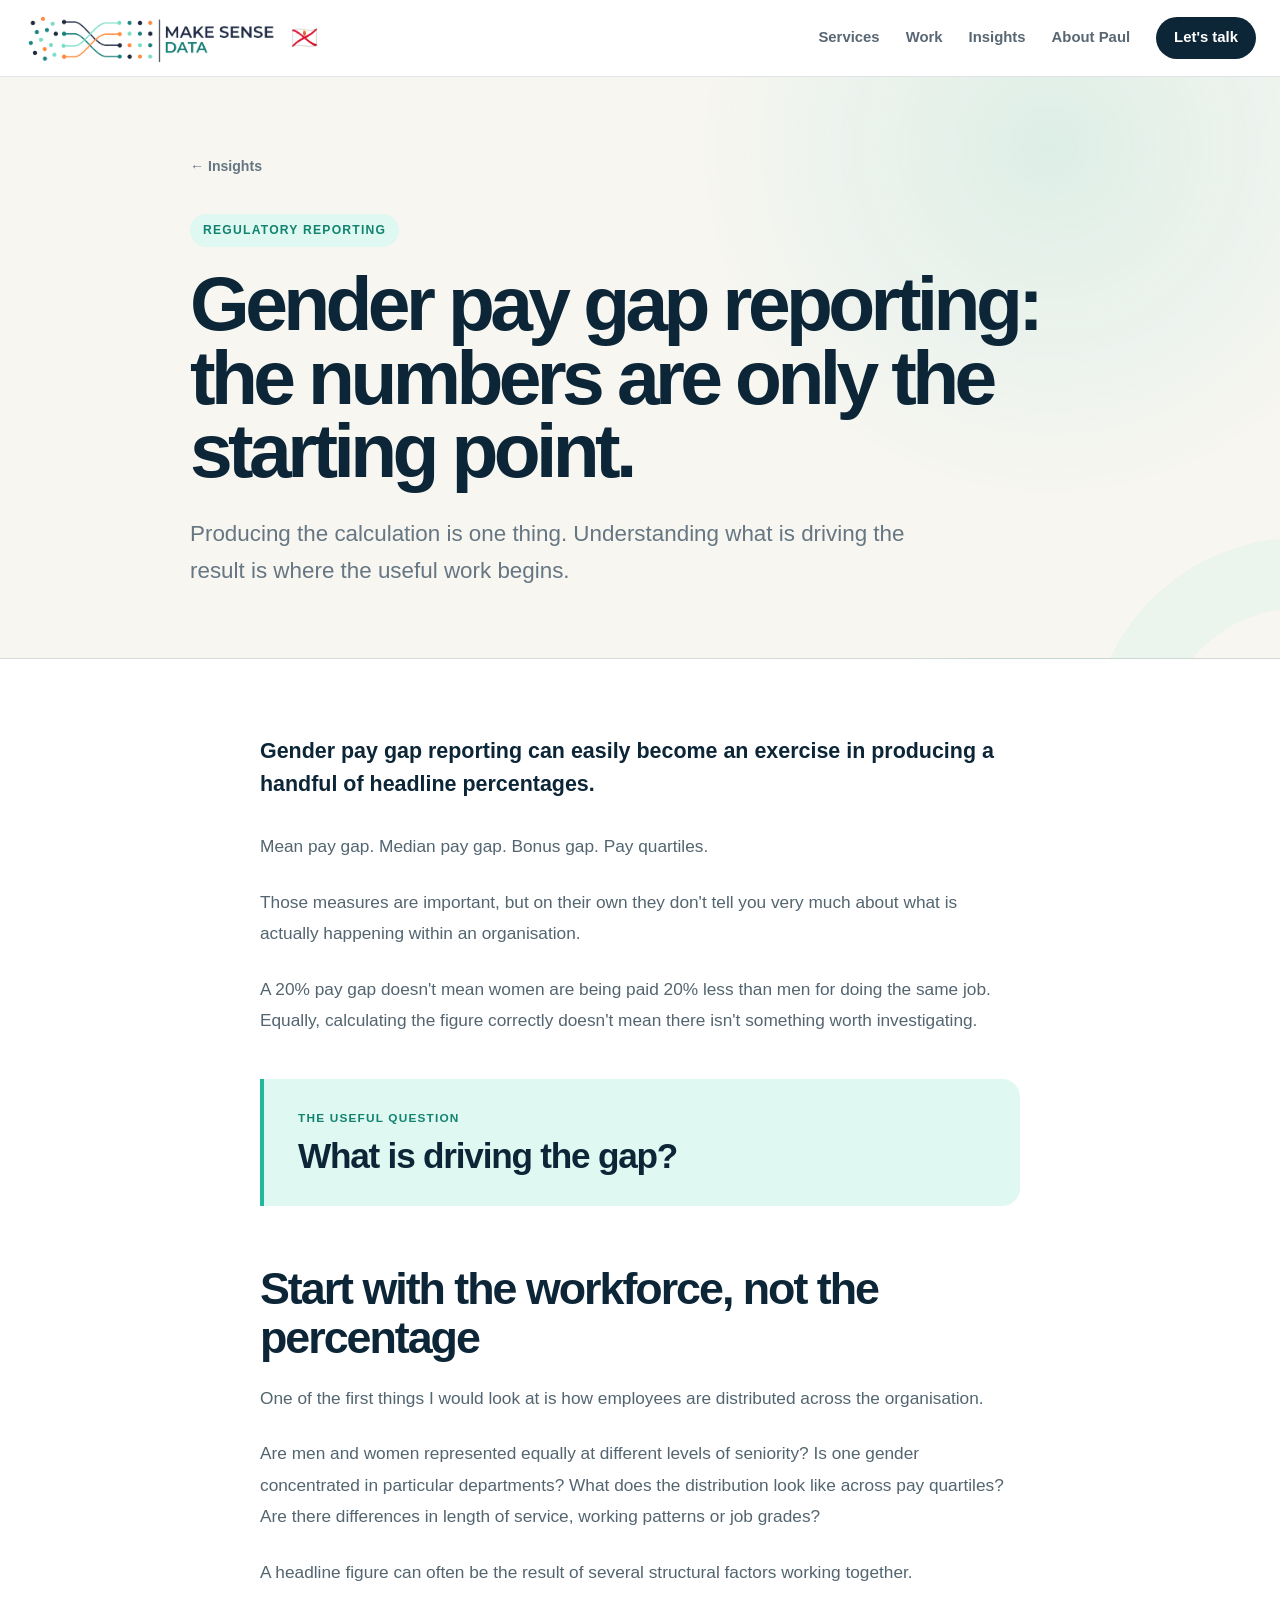
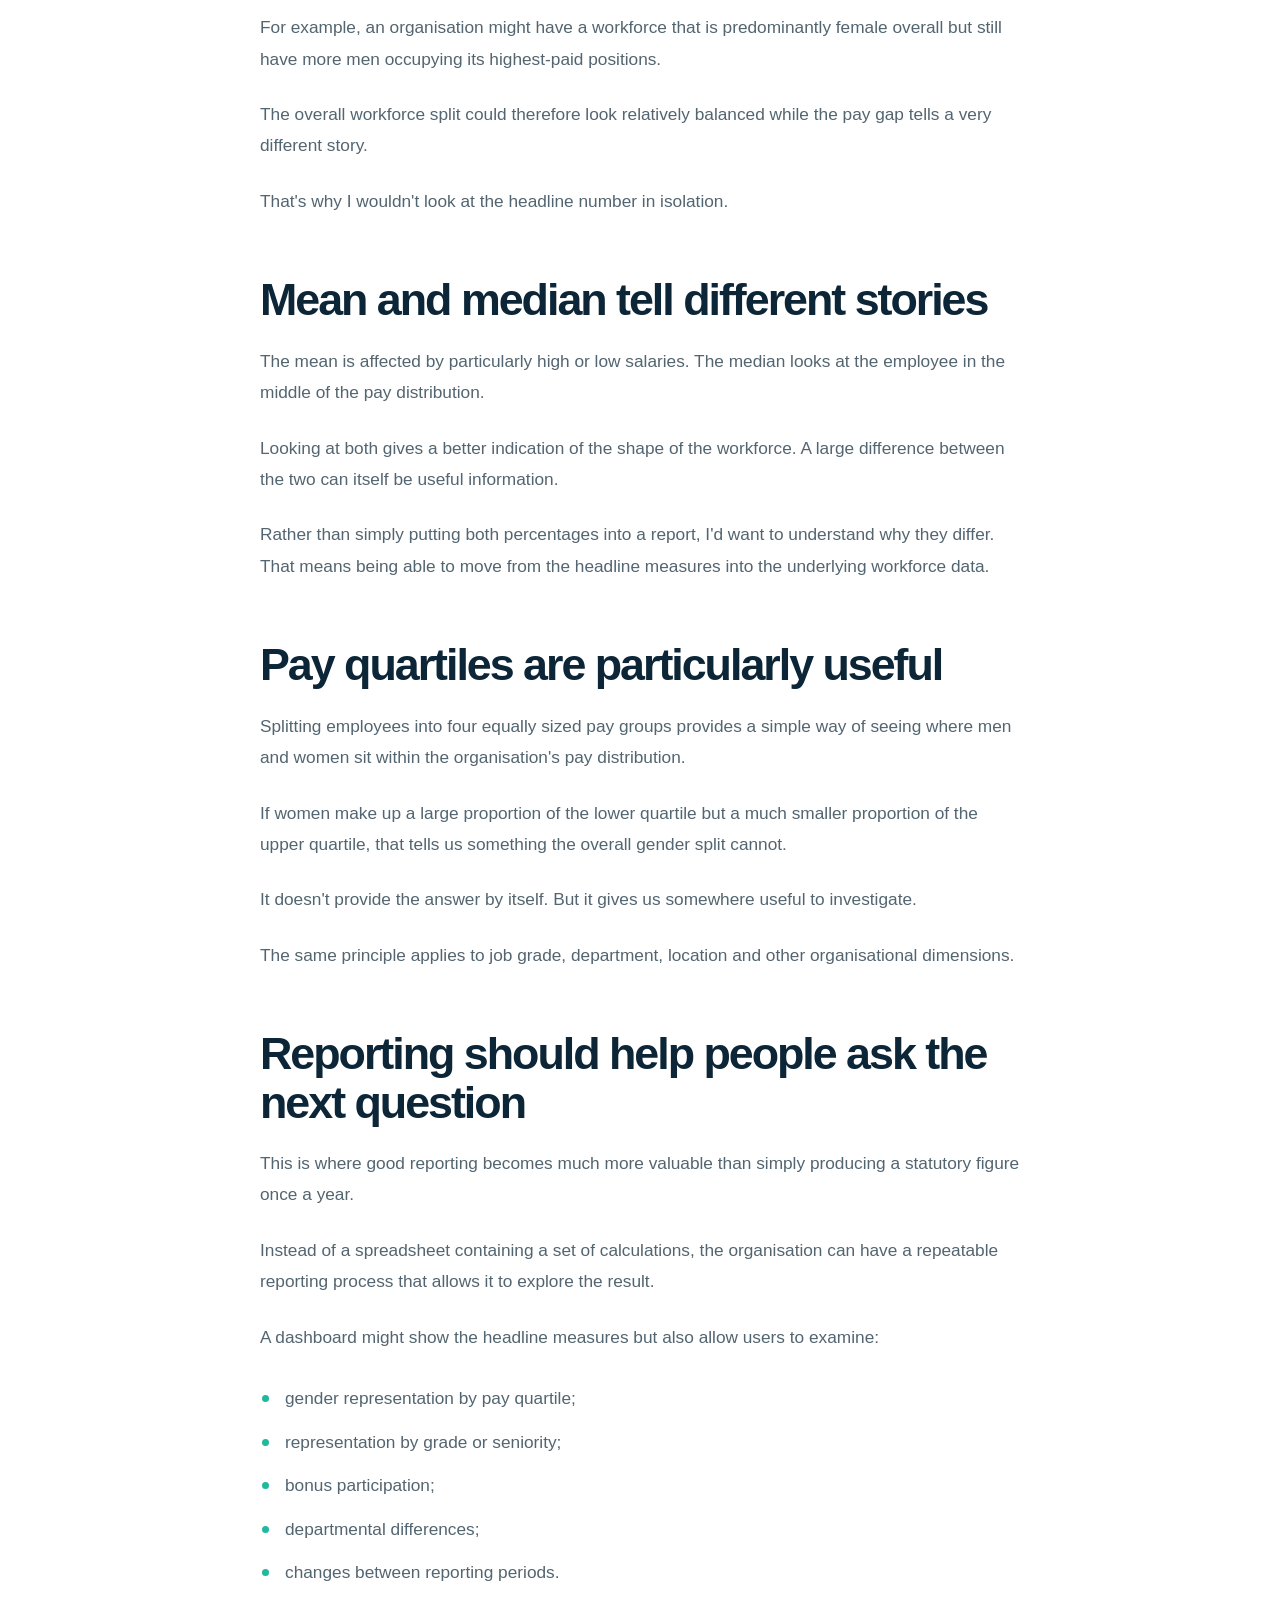
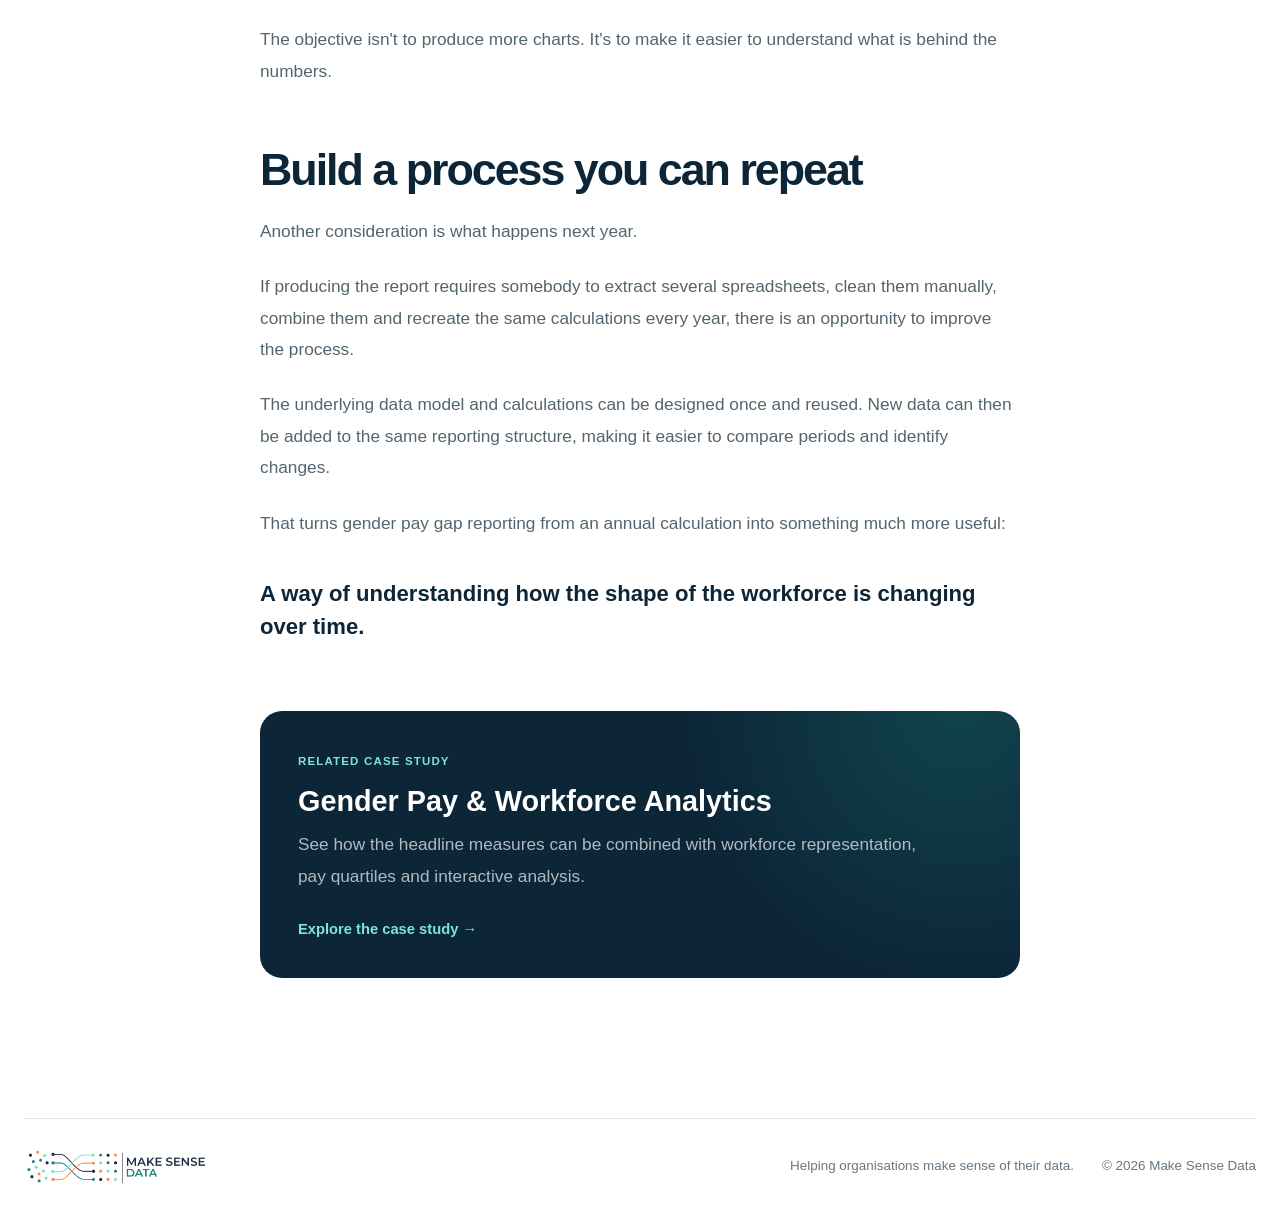
<file: insights/gender-pay-gap-reporting.html>
<!doctype html>
<html lang="en">

<head>
  <meta charset="utf-8">
  <meta name="viewport" content="width=device-width, initial-scale=1">

  <title>Gender Pay Gap Reporting | Make Sense Data</title>

  <meta
    name="description"
    content="Gender pay gap reporting is about more than producing headline percentages. Understand what is driving the gap and build reporting that helps explain it."
  >

  <link rel="canonical" href="https://makesensedata.je/insights/gender-pay-gap-reporting.html">
  <link rel="stylesheet" href="../css/style.css?v=20260815-1">
  <script src="../js/app.js?v=20260810-1" defer></script>
</head>

<body>

<header class="site-header">
  <div class="container nav-wrap">

    <a class="brand brand-logo" href="../index.html" aria-label="Make Sense Data home">
      <img src="../images/make-sense-data-logo.png" alt="Make Sense Data" class="site-logo">
      <span class="brand-flag" aria-label="Jersey">🇯🇪</span>
    </a>

    <button
      class="menu-toggle"
      type="button"
      aria-expanded="false"
      aria-controls="main-nav"
      aria-label="Open navigation"
    >
      <span></span>
      <span></span>
    </button>

    <nav class="main-nav" id="main-nav" aria-label="Main navigation">
      <a href="../index.html#services">Services</a>
      <a href="../index.html#work">Work</a>
      <a href="../index.html#insights">Insights</a>
      <a class="nav-about" href="../about/">About Paul</a>
      <a class="nav-cta" href="../index.html#contact">Let's talk</a>
    </nav>

  </div>
</header>


<main>

  <section class="article-hero">
    <div class="article-container">

      <a class="article-back" href="../index.html#insights">
        ← Insights
      </a>

      <p class="eyebrow">Regulatory reporting</p>

      <h1>
        Gender pay gap reporting: the numbers are only the starting point.
      </h1>

      <p class="article-lead">
        Producing the calculation is one thing. Understanding what is driving
        the result is where the useful work begins.
      </p>

    </div>
  </section>


  <article class="article-body">
    <div class="article-container article-copy">

      <p class="article-opening">
        Gender pay gap reporting can easily become an exercise in producing
        a handful of headline percentages.
      </p>

      <p>
        Mean pay gap. Median pay gap. Bonus gap. Pay quartiles.
      </p>

      <p>
        Those measures are important, but on their own they don't tell you
        very much about what is actually happening within an organisation.
      </p>

      <p>
        A 20% pay gap doesn't mean women are being paid 20% less than men
        for doing the same job. Equally, calculating the figure correctly
        doesn't mean there isn't something worth investigating.
      </p>

      <aside class="article-callout">
        <span>The useful question</span>
        <strong>What is driving the gap?</strong>
      </aside>


      <h2>Start with the workforce, not the percentage</h2>

      <p>
        One of the first things I would look at is how employees are
        distributed across the organisation.
      </p>

      <p>
        Are men and women represented equally at different levels of
        seniority? Is one gender concentrated in particular departments?
        What does the distribution look like across pay quartiles? Are there
        differences in length of service, working patterns or job grades?
      </p>

      <p>
        A headline figure can often be the result of several structural
        factors working together.
      </p>

      <p>
        For example, an organisation might have a workforce that is
        predominantly female overall but still have more men occupying its
        highest-paid positions.
      </p>

      <p>
        The overall workforce split could therefore look relatively balanced
        while the pay gap tells a very different story.
      </p>

      <p>
        That's why I wouldn't look at the headline number in isolation.
      </p>


      <h2>Mean and median tell different stories</h2>

      <p>
        The mean is affected by particularly high or low salaries.
        The median looks at the employee in the middle of the pay distribution.
      </p>

      <p>
        Looking at both gives a better indication of the shape of the
        workforce. A large difference between the two can itself be useful
        information.
      </p>

      <p>
        Rather than simply putting both percentages into a report, I'd want
        to understand why they differ. That means being able to move from the
        headline measures into the underlying workforce data.
      </p>


      <h2>Pay quartiles are particularly useful</h2>

      <p>
        Splitting employees into four equally sized pay groups provides a
        simple way of seeing where men and women sit within the organisation's
        pay distribution.
      </p>

      <p>
        If women make up a large proportion of the lower quartile but a much
        smaller proportion of the upper quartile, that tells us something
        the overall gender split cannot.
      </p>

      <p>
        It doesn't provide the answer by itself. But it gives us somewhere
        useful to investigate.
      </p>

      <p>
        The same principle applies to job grade, department, location and
        other organisational dimensions.
      </p>


      <h2>Reporting should help people ask the next question</h2>

      <p>
        This is where good reporting becomes much more valuable than simply
        producing a statutory figure once a year.
      </p>

      <p>
        Instead of a spreadsheet containing a set of calculations, the
        organisation can have a repeatable reporting process that allows it
        to explore the result.
      </p>

      <p>A dashboard might show the headline measures but also allow users to examine:</p>

      <ul>
        <li>gender representation by pay quartile;</li>
        <li>representation by grade or seniority;</li>
        <li>bonus participation;</li>
        <li>departmental differences;</li>
        <li>changes between reporting periods.</li>
      </ul>

      <p>
        The objective isn't to produce more charts. It's to make it easier
        to understand what is behind the numbers.
      </p>


      <h2>Build a process you can repeat</h2>

      <p>
        Another consideration is what happens next year.
      </p>

      <p>
        If producing the report requires somebody to extract several
        spreadsheets, clean them manually, combine them and recreate the same
        calculations every year, there is an opportunity to improve the process.
      </p>

      <p>
        The underlying data model and calculations can be designed once and
        reused. New data can then be added to the same reporting structure,
        making it easier to compare periods and identify changes.
      </p>

      <p>
        That turns gender pay gap reporting from an annual calculation into
        something much more useful:
      </p>

      <p class="article-conclusion">
        A way of understanding how the shape of the workforce is changing
        over time.
      </p>


      <div class="article-related">
        <span>Related case study</span>
        <h3>Gender Pay &amp; Workforce Analytics</h3>
        <p>
          See how the headline measures can be combined with workforce
          representation, pay quartiles and interactive analysis.
        </p>
        <a href="../gender-pay-analytics/">Explore the case study →</a>
      </div>

    </div>
  </article>

</main>


<footer class="site-footer">
  <div class="container footer-wrap">

    <a class="brand brand-logo footer-brand" href="../index.html">
      <img src="../images/make-sense-data-logo.png" alt="Make Sense Data" class="footer-logo">
    </a>

    <p>Helping organisations make sense of their data.</p>

    <p>&copy; 2026 Make Sense Data</p>

  </div>
</footer>

</body>
</html>
</file>
<file: css/style.css>
/* =========================================================
   MAKE SENSE DATA — MASTER STYLESHEET
   ========================================================= */


/* =========================================================
   DESIGN TOKENS
   ========================================================= */

:root{
  --navy:#0c2638;
  --navy-2:#15384f;
  --ink:#132532;
  --muted:#667682;

  --teal:#21b89e;
  --teal-dark:#11836f;
  --teal-soft:#dff8f2;

  --cream:#f7f6f1;
  --surface:#f5f7fa;
  --white:#ffffff;

  --line:rgba(12,38,56,.12);
  --line-strong:rgba(12,38,56,.18);

  --shadow:0 28px 80px rgba(12,38,56,.14);
  --shadow-soft:0 18px 50px rgba(12,38,56,.08);

  --radius-sm:14px;
  --radius:24px;
  --radius-lg:32px;

  --max:1320px;
  --max-wide:1500px;

  --dashboard-green:#27b89a;
  --dashboard-green-light:#65cdb8;
  --dashboard-coral:#f47f5f;
  --dashboard-coral-light:#f5a087;
  --dashboard-blue:#5f8fd3;
  --dashboard-blue-light:#88aee4;
  --dashboard-amber:#e8a34a;
  --dashboard-amber-light:#f1c178;
}


/* =========================================================
   RESET / GLOBAL
   ========================================================= */

*,
*::before,
*::after{
  box-sizing:border-box;
}

html{
  scroll-behavior:smooth;
  scroll-padding-top:92px;
}

body{
  margin:0;
  overflow-x:hidden;
  color:var(--ink);
  background:var(--white);

  font-family:
    Inter,
    ui-sans-serif,
    -apple-system,
    BlinkMacSystemFont,
    "Segoe UI",
    sans-serif;

  line-height:1.6;
  text-rendering:optimizeLegibility;
  -webkit-font-smoothing:antialiased;
}

body.menu-open{
  overflow:hidden;
}

img,
svg{
  display:block;
  max-width:100%;
}

button,
input,
textarea,
select{
  font:inherit;
}

button,
a{
  -webkit-tap-highlight-color:transparent;
}

a{
  color:inherit;
  text-decoration:none;
}

button{
  cursor:pointer;
}

:focus-visible{
  outline:3px solid rgba(33,184,158,.5);
  outline-offset:4px;
}

.container{
  width:min(calc(100% - 48px),var(--max));
  margin-inline:auto;
}

.case-study-inner{
  width:min(calc(100% - 48px),var(--max-wide));
  margin-inline:auto;
}

.section{
  padding:96px 0;
}


/* =========================================================
   TYPOGRAPHY / COMMON
   ========================================================= */

.eyebrow{
  width:max-content;
  max-width:100%;

  margin:0 0 20px;
  padding:7px 13px;

  border-radius:999px;

  color:var(--teal-dark);
  background:var(--teal-soft);

  font-size:.76rem;
  font-weight:900;
  letter-spacing:.1em;
  text-transform:uppercase;
}

.dark-eyebrow{
  color:#7ce6d2;
  background:rgba(33,184,158,.12);
}

/* Keep the About page's section labels visually consistent. */
.about-page main .eyebrow{
  width:max-content;
  max-width:100%;
  min-height:38px;
  padding:0 16px;

  display:inline-flex;
  align-items:center;
  justify-content:center;

  box-sizing:border-box;
  line-height:1.2;
  text-align:center;
  white-space:nowrap;
}

.button{
  min-height:52px;
  padding:0 25px;

  display:inline-flex;
  align-items:center;
  justify-content:center;
  gap:10px;

  border:0;
  border-radius:999px;

  font-weight:850;

  transition:
    transform .2s ease,
    background .2s ease,
    color .2s ease,
    box-shadow .2s ease;
}

.button:hover{
  transform:translateY(-2px);
}

.button.primary{
  color:var(--white);
  background:var(--teal);
  box-shadow:0 14px 34px rgba(33,184,158,.24);
}

.button.primary:hover{
  background:var(--teal-dark);
}

.button.secondary{
  color:var(--navy);
  background:rgba(255,255,255,.8);
  border:1px solid var(--line-strong);
}

.section-heading{
  max-width:780px;
  margin-bottom:44px;
}

.section-heading h2,
.contact-panel h2,
.case-study-grid h2,
.dashboard-heading h2,
.case-study-build h2,
.service-scope-heading h2,
.about-section-heading h2,
.about-belief h2,
.about-business-owner h2{
  margin:0;

  color:var(--navy);

  font-size:clamp(2.45rem,4.8vw,4.6rem);
  line-height:1.01;
  letter-spacing:-.055em;
}

.section-heading p:not(.eyebrow),
.dashboard-heading p:not(.eyebrow),
.service-scope-heading > p:last-child,
.about-section-heading > p:last-child{
  max-width:720px;
  margin:18px 0 0;

  color:var(--muted);

  font-size:1.08rem;
  line-height:1.72;
}

/* ==================================================
   BRAND LOGO
   ================================================== */

.brand-logo {
  display: flex;
  align-items: center;
  gap: 10px;
  text-decoration: none;
}

.brand-flag {
  flex: 0 0 auto;
  font-size: 1.35rem;
  line-height: 1;
}

.site-logo {
  display: block;
  width: auto;
  height: 58px;
  max-width: 100%;
}

.footer-logo {
  display: block;
  width: auto;
  height: 42px;
  max-width: 100%;
}

@media (max-width: 700px) {

  .site-logo {
    height: 44px;
  }

  .footer-logo {
    height: 36px;
  }

}


/* =========================================================
   HEADER
   ========================================================= */

.site-header{
  position:sticky;
  top:0;
  z-index:50;

  border-bottom:1px solid var(--line);

  background:rgba(255,255,255,.92);
  backdrop-filter:blur(16px);
}

.nav-wrap{
  min-height:76px;

  display:flex;
  align-items:center;
  justify-content:space-between;

  gap:28px;
}

.brand{
  display:inline-flex;
  align-items:center;

  gap:12px;

  color:var(--navy);

  font-size:1.08rem;
  font-weight:850;
  letter-spacing:-.035em;
}

.main-nav{
  display:flex;
  align-items:center;

  gap:26px;
}

.main-nav a{
  color:#586773;

  font-size:.93rem;
  font-weight:750;

  transition:color .2s ease;
}

.main-nav a:hover,
.main-nav a[aria-current="page"]{
  color:var(--teal-dark);
}

.main-nav .nav-cta{
  min-height:42px;
  padding:0 18px;

  display:inline-flex;
  align-items:center;
  justify-content:center;

  border-radius:999px;

  color:var(--white);
  background:var(--navy);
}

.menu-toggle{
  display:none;

  width:46px;
  height:46px;
  padding:0;

  border:1px solid var(--line);
  border-radius:13px;

  background:var(--white);
}

.menu-toggle span{
  width:20px;
  height:2px;

  display:block;
  margin:5px auto;

  border-radius:99px;

  background:var(--navy);
}


/* =========================================================
   HOMEPAGE HERO
   ========================================================= */

.hero{
  position:relative;

  min-height:calc(100vh - 77px);

  padding:68px 0 76px;

  display:flex;
  align-items:center;

  overflow:hidden;

  background:
    radial-gradient(
      circle at 86% 20%,
      rgba(33,184,158,.22),
      transparent 31%
    ),
    radial-gradient(
      circle at 64% 68%,
      rgba(99,176,255,.09),
      transparent 28%
    ),
    linear-gradient(
      180deg,
      #fff 0%,
      #f2fbf8 100%
    );
}

.hero::before{
  content:"";

  position:absolute;
  inset:0;

  pointer-events:none;

  background:
    linear-gradient(
      115deg,
      transparent 0 56%,
      rgba(255,255,255,.52) 56% 61%,
      transparent 61%
    );
}

.hero-grid{
  position:relative;
  z-index:1;

  display:grid;
  grid-template-columns:minmax(420px,.82fr) minmax(600px,1.18fr);
  align-items:center;

  gap:clamp(36px,4vw,64px);
}

.hero-copy{
  min-width:0;
}

.hero-title{
  max-width:720px;

  margin:0 0 28px;

  color:var(--navy);

  font-size:clamp(3rem,4.45vw,5rem);
  line-height:.98;
  letter-spacing:-.06em;
}

.hero-line{
  display:block;
}


/* HERO COLOUR */

.hero-accent{
  position:relative;

  display:inline-block;

  opacity:0;
  filter:blur(5px);

  transform:translateY(14px);
}

.hero-accent-teal{
  color:var(--teal);
}

.hero-accent-coral{
  color:var(--dashboard-coral);
}

.hero-accent-coral::after{
  content:"";

  position:absolute;

  left:0;
  right:0;
  bottom:-.06em;

  height:.08em;

  border-radius:999px;

  background:
    linear-gradient(
      90deg,
      rgba(244,127,95,.2),
      var(--dashboard-coral)
    );

  transform:scaleX(0);
  transform-origin:left;
}

body.hero-ready .hero-accent-teal{
  animation:
    heroAccentIn
    .8s
    cubic-bezier(.22,1,.36,1)
    .62s
    forwards;
}

body.hero-ready .hero-accent-coral{
  animation:
    heroAccentIn
    .8s
    cubic-bezier(.22,1,.36,1)
    .88s
    forwards;
}

body.hero-ready .hero-accent-coral::after{
  animation:
    underline
    .7s
    cubic-bezier(.22,1,.36,1)
    1.2s
    forwards;
}

.align-phrase,
.align-word{
  display:inline-flex;
  align-items:baseline;
}

.align-phrase{
  position:relative;
  color:var(--teal);
  white-space:nowrap;
}

.align-word + .align-word{
  margin-left:.22em;
}

.align-char{
  display:inline-block;

  opacity:0;
  filter:blur(4px);

  transform:
    translate(var(--x,0),var(--y,0))
    rotate(var(--r,0deg));
}

.make-sense .align-char:nth-child(1){--x:-.20em;--y:.05em;--r:-3deg}
.make-sense .align-char:nth-child(2){--x:.14em;--y:-.04em;--r:2deg}
.make-sense .align-char:nth-child(3){--x:-.11em;--y:.08em;--r:-2deg}
.make-sense .align-char:nth-child(4){--x:.18em;--y:-.06em;--r:3deg}

.data-word .align-char:nth-child(1){--x:-.35em;--y:.08em;--r:-4deg}
.data-word .align-char:nth-child(2){--x:.28em;--y:-.07em;--r:3deg}
.data-word .align-char:nth-child(3){--x:-.24em;--y:.05em;--r:-2deg}
.data-word .align-char:nth-child(4){--x:.34em;--y:-.04em;--r:4deg}

.data-word::after{
  content:"";

  position:absolute;

  left:0;
  right:0;
  bottom:-.06em;

  height:.09em;

  border-radius:999px;

  background:
    linear-gradient(
      90deg,
      rgba(33,184,158,.18),
      var(--teal)
    );

  transform:scaleX(0);
  transform-origin:left;
}

.lead{
  max-width:690px;
  margin:0;

  color:var(--muted);

  font-size:clamp(1.08rem,1.5vw,1.27rem);
}

.hero-actions{
  margin-top:34px;

  display:flex;
  flex-wrap:wrap;

  gap:14px;
}

.capabilities{
  margin-top:30px;

  display:flex;
  flex-wrap:wrap;

  gap:10px;
}

.capabilities span{
  color:#51626e;

  font-size:.82rem;
  font-weight:750;
}

.capabilities span:not(:last-child)::after{
  content:"·";

  margin-left:10px;

  color:rgba(12,38,56,.34);
}


/* HERO ENTRANCE */

.hero .eyebrow,
.hero-line-one,
.hero-line-two,
.hero-line-three,
.hero .lead,
.hero-actions,
.capabilities{
  opacity:0;
  transform:translateY(18px);
}

body.hero-ready .hero .eyebrow{
  animation:rise .65s cubic-bezier(.22,1,.36,1) .05s forwards;
}

body.hero-ready .hero-line-one{
  animation:rise .72s cubic-bezier(.22,1,.36,1) .2s forwards;
}

body.hero-ready .hero-line-two{
  animation:rise .72s cubic-bezier(.22,1,.36,1) .4s forwards;
}

body.hero-ready .hero-line-three{
  animation:rise .78s cubic-bezier(.22,1,.36,1) .62s forwards;
}

body.hero-ready .hero .lead{
  animation:rise .7s cubic-bezier(.22,1,.36,1) .92s forwards;
}

body.hero-ready .hero-actions{
  animation:rise .65s cubic-bezier(.22,1,.36,1) 1.08s forwards;
}

body.hero-ready .capabilities{
  animation:rise .65s cubic-bezier(.22,1,.36,1) 1.2s forwards;
}

body.hero-ready .align-char{
  animation:align .95s cubic-bezier(.22,1,.36,1) forwards;
}

body.hero-ready .make-sense .align-char:nth-child(1){animation-delay:1.15s}
body.hero-ready .make-sense .align-char:nth-child(2){animation-delay:1.21s}
body.hero-ready .make-sense .align-char:nth-child(3){animation-delay:1.27s}
body.hero-ready .make-sense .align-char:nth-child(4){animation-delay:1.33s}

body.hero-ready .make-sense .align-word:nth-child(2) .align-char:nth-child(1){animation-delay:1.19s}
body.hero-ready .make-sense .align-word:nth-child(2) .align-char:nth-child(2){animation-delay:1.25s}
body.hero-ready .make-sense .align-word:nth-child(2) .align-char:nth-child(3){animation-delay:1.31s}
body.hero-ready .make-sense .align-word:nth-child(2) .align-char:nth-child(4){animation-delay:1.37s}
body.hero-ready .make-sense .align-word:nth-child(2) .align-char:nth-child(5){animation-delay:1.43s}

body.hero-ready .data-word .align-char:nth-child(1){animation-delay:1.95s}
body.hero-ready .data-word .align-char:nth-child(2){animation-delay:2.03s}
body.hero-ready .data-word .align-char:nth-child(3){animation-delay:2.11s}
body.hero-ready .data-word .align-char:nth-child(4){animation-delay:2.19s}

body.hero-ready .data-word::after{
  animation:
    underline
    .75s
    cubic-bezier(.22,1,.36,1)
    2.45s
    forwards;
}


/* =========================================================
   HERO DASHBOARD
   ========================================================= */

.hero-dashboard{
  width:calc(100% + 5%);
  margin-right:-5%;

  opacity:0;
  filter:blur(8px);

  transform:
    translateX(34px)
    scale(.95);

  transform-origin:center;
}

body.dashboard-active .hero-dashboard{
  animation:
    dashIn
    1.1s
    cubic-bezier(.22,1,.36,1)
    forwards;
}

.hero-dashboard-intro{
  margin:0 0 14px;

  display:flex;
  align-items:baseline;
  gap:10px;

  color:var(--muted);

  font-size:.82rem;
}

.hero-dashboard-intro strong{
  color:var(--navy);

  font-size:.88rem;
}

.dashboard-shell{
  position:relative;

  padding:25px;

  color:var(--white);

  border:1px solid rgba(255,255,255,.07);
  border-radius:30px;

  background:
    radial-gradient(
      circle at 86% 10%,
      rgba(39,184,154,.14),
      transparent 30%
    ),
    linear-gradient(
      145deg,
      #0b2435,
      #102f44
    );

  box-shadow:
    0 35px 90px rgba(12,38,56,.24),
    0 10px 28px rgba(33,184,158,.10);
}

.dashboard-shell::before{
  content:"";

  position:absolute;
  inset:11px;

  border:1px solid rgba(255,255,255,.05);
  border-radius:22px;

  pointer-events:none;
}

.dashboard-toolbar,
.dashboard-kpis,
.dashboard-main{
  position:relative;
  z-index:1;
}

.dashboard-toolbar{
  margin-bottom:20px;

  display:flex;
  justify-content:space-between;

  gap:20px;
}

.dashboard-toolbar small,
.dashboard-toolbar strong{
  display:block;
}

.dashboard-toolbar small{
  color:rgba(255,255,255,.52);
  font-size:.75rem;
}

.dashboard-toolbar strong{
  font-size:.88rem;
  line-height:1.25;
}

.live-status{
  padding:7px 10px;

  display:inline-flex;
  align-items:center;

  gap:7px;

  border:1px solid rgba(39,184,154,.11);
  border-radius:999px;

  color:#9ce8da;
  background:rgba(39,184,154,.11);

  font-size:.62rem;
  font-weight:800;
  letter-spacing:.06em;
  text-transform:uppercase;
}

.live-status i{
  width:7px;
  height:7px;

  display:block;

  border-radius:50%;

  background:var(--dashboard-green);

  animation:pulse 2.2s ease-in-out infinite;
}

.dashboard-kpis{
  display:grid;
  grid-template-columns:repeat(4,1fr);

  gap:10px;
}

.kpi-card{
  position:relative;

  min-width:0;

  padding:15px;

  overflow:hidden;

  border:1px solid rgba(255,255,255,.07);
  border-radius:15px;

  background:
    linear-gradient(
      145deg,
      rgba(255,255,255,.08),
      rgba(255,255,255,.045)
    );
}

.kpi-card::after{
  content:"";

  position:absolute;

  left:0;
  right:0;
  bottom:0;

  height:3px;
}

.kpi-card > span,
.kpi-card > strong,
.kpi-card > small{
  display:block;
}

.kpi-card > span{
  margin-bottom:8px;

  overflow:hidden;

  color:rgba(255,255,255,.58);

  font-size:.6rem;

  white-space:nowrap;
  text-overflow:ellipsis;
}

.kpi-card > strong,
.kpi-card .metric-words{
  font-size:clamp(.82rem,1vw,1.05rem);
  line-height:1.08;
  letter-spacing:-.02em;
}

.kpi-card > strong{
  margin-bottom:6px;
}

.kpi-card > small{
  color:rgba(255,255,255,.7);

  font-size:.52rem;
  font-weight:750;
  line-height:1.3;
}

.kpi-green{
  background:
    linear-gradient(
      145deg,
      rgba(39,184,154,.11),
      rgba(255,255,255,.04)
    );
}

.kpi-coral{
  background:
    linear-gradient(
      145deg,
      rgba(244,127,95,.10),
      rgba(255,255,255,.04)
    );
}

.kpi-blue{
  background:
    linear-gradient(
      145deg,
      rgba(95,143,211,.11),
      rgba(255,255,255,.04)
    );
}

.kpi-amber{
  background:
    linear-gradient(
      145deg,
      rgba(232,163,74,.10),
      rgba(255,255,255,.04)
    );
}

.kpi-green::after{background:var(--dashboard-green)}
.kpi-coral::after{background:var(--dashboard-coral)}
.kpi-blue::after{background:var(--dashboard-blue)}
.kpi-amber::after{background:var(--dashboard-amber)}

.kpi-green > strong,
.kpi-green .metric-number,
.kpi-green .metric-verify,
.kpi-green > small{
  color:var(--dashboard-green-light);
}

.kpi-coral > strong,
.kpi-coral .metric-number,
.kpi-coral .metric-verify,
.kpi-coral > small{
  color:var(--dashboard-coral-light);
}

.kpi-blue > strong,
.kpi-blue .metric-number,
.kpi-blue .metric-verify,
.kpi-blue > small{
  color:var(--dashboard-blue-light);
}

.kpi-amber > strong,
.kpi-amber .metric-number,
.kpi-amber .metric-verify,
.kpi-amber > small{
  color:var(--dashboard-amber-light);
}

.dashboard-main{
  display:grid;
  grid-template-columns:minmax(0,1.65fr) minmax(175px,.72fr);

  gap:11px;

  margin-top:11px;
}

.chart-panel,
.donut-panel,
.quality-panel{
  border:1px solid rgba(255,255,255,.07);
  border-radius:16px;

  background:
    linear-gradient(
      145deg,
      rgba(255,255,255,.06),
      rgba(255,255,255,.035)
    );
}

.chart-panel{
  padding:16px 16px 11px;
}

.donut-panel,
.quality-panel{
  padding:14px;
}

.panel-heading{
  display:flex;
  justify-content:space-between;

  gap:12px;
}

.panel-heading span,
.panel-heading strong{
  display:block;
}

.panel-heading span{
  color:rgba(255,255,255,.52);
  font-size:.64rem;
}

.panel-heading strong{
  font-size:.78rem;
}

.panel-pill{
  padding:5px 8px;

  border:1px solid rgba(39,184,154,.18);
  border-radius:999px;

  color:#9de7da;
  background:rgba(39,184,154,.06);

  font-size:.57rem;
}

.process-panel{
  position:relative;
  overflow:hidden;
}

.process-chart{
  position:relative;

  margin-top:8px;
  padding-top:20px;
}

.line-chart svg{
  width:100%;
  height:auto;
}

.grid-lines line{
  stroke:rgba(255,255,255,.075);
  stroke-width:1;
}

.area-path{
  opacity:0;
}

.trend-main{
  fill:none;

  stroke:var(--dashboard-green);
  stroke-width:6;
  stroke-linecap:round;

  stroke-dasharray:900;
  stroke-dashoffset:900;

  filter:
    drop-shadow(
      0 0 6px
      rgba(39,184,154,.32)
    );
}

.trend-comparison{
  fill:none;

  stroke:var(--dashboard-coral);
  stroke-width:4;
  stroke-linecap:round;

  stroke-dasharray:8 11;

  opacity:0;
}

.chart-dots circle{
  fill:#102f44;

  stroke-width:4;

  opacity:0;
}

.dot-green{stroke:var(--dashboard-green)}
.dot-coral{stroke:var(--dashboard-coral)}
.dot-blue{stroke:var(--dashboard-blue)}

.decision-dot{
  stroke:var(--dashboard-green-light);

  filter:
    drop-shadow(
      0 0 9px
      rgba(39,184,154,.85)
    );
}

.chart-labels{
  display:flex;
  justify-content:space-between;

  color:rgba(255,255,255,.4);

  font-size:.55rem;
}

.process-labels span{
  flex:1;

  text-align:center;

  white-space:nowrap;
}

.process-labels span:nth-child(1){color:rgba(255,255,255,.42)}
.process-labels span:nth-child(2){color:var(--dashboard-blue-light)}
.process-labels span:nth-child(3){color:var(--dashboard-amber-light)}
.process-labels span:nth-child(4){color:var(--dashboard-coral-light)}
.process-labels span:nth-child(5){color:var(--dashboard-green-light)}

.source-cloud{
  position:absolute;
  z-index:4;

  top:76px;
  left:22px;
  right:22px;

  display:flex;
  flex-wrap:wrap;
  justify-content:center;

  gap:8px;

  pointer-events:none;
}

.source-cloud span{
  padding:5px 9px;

  border:1px solid rgba(255,255,255,.1);
  border-radius:999px;

  color:rgba(255,255,255,.68);
  background:rgba(255,255,255,.065);

  font-size:.55rem;
  font-weight:750;

  opacity:0;
  filter:blur(3px);

  transform:
    translate(var(--sx),var(--sy))
    rotate(-2deg);
}

.source-cloud span:nth-child(1){
  border-color:rgba(39,184,154,.25);
}

.source-cloud span:nth-child(2){
  border-color:rgba(244,127,95,.24);
}

.source-cloud span:nth-child(3){
  border-color:rgba(95,143,211,.26);
}

.source-cloud span:nth-child(4){
  border-color:rgba(232,163,74,.25);
}

.decision-label{
  position:absolute;

  top:9px;
  right:0;

  padding:5px 8px;

  border-radius:999px;

  color:#0b2638;

  background:
    linear-gradient(
      90deg,
      var(--dashboard-green-light),
      #9be9da
    );

  box-shadow:
    0 8px 20px
    rgba(39,184,154,.18);

  font-size:.55rem;
  font-weight:900;

  opacity:0;

  transform:
    translateY(7px)
    scale(.92);
}

.dashboard-side{
  display:grid;
  gap:11px;
}

.donut-wrap{
  margin-top:10px;

  display:grid;
  grid-template-columns:91px 1fr;
  align-items:center;

  gap:9px;
}

.donut{
  width:86px;
  aspect-ratio:1;

  display:grid;
  place-items:center;

  border-radius:50%;

  background:
    conic-gradient(
      var(--dashboard-green) 0 40%,
      var(--dashboard-blue) 40% 72%,
      var(--dashboard-coral) 72% 100%
    );

  transform:rotate(-80deg);
}

.donut::before{
  content:"";

  width:60px;
  aspect-ratio:1;

  grid-area:1/1;

  border-radius:50%;

  background:#173247;
}

.donut > div{
  position:relative;
  z-index:1;

  grid-area:1/1;

  text-align:center;

  transform:rotate(80deg);
}

.donut strong,
.donut span{
  display:block;
}

.donut strong{
  font-size:.72rem;
}

.donut span{
  color:rgba(255,255,255,.48);
  font-size:.48rem;
}

.legend,
.principle-list{
  margin:0;
  padding:0;

  display:grid;

  gap:7px;

  list-style:none;

  color:rgba(255,255,255,.6);

  font-size:.55rem;
}

.legend li,
.principle-list li{
  display:flex;
  align-items:center;

  gap:7px;
}

.legend i{
  width:7px;
  height:7px;

  border-radius:2px;
}

.legend-green{background:var(--dashboard-green)}
.legend-blue{background:var(--dashboard-blue)}
.legend-coral{background:var(--dashboard-coral)}

.principles-panel > div strong{
  max-width:165px;

  margin-top:4px;

  font-size:.68rem;
  line-height:1.25;
}

.principle-list{
  margin-top:13px;
}

.principle-list li::before{
  content:"";

  width:6px;
  height:6px;
  flex:0 0 6px;

  border-radius:50%;

  box-shadow:
    0 0 0 4px
    rgba(255,255,255,.04);
}

.principle-green::before{background:var(--dashboard-green)}
.principle-coral::before{background:var(--dashboard-coral)}
.principle-blue::before{background:var(--dashboard-blue)}


/* KPI METRIC SWAP */

.metric-swap{
  position:relative;

  min-height:2.45em;

  display:block;

  overflow:hidden;
}

.metric-number,
.metric-words,
.metric-verify{
  position:absolute;
  inset:0;

  display:flex;
  align-items:flex-start;

  line-height:1.08;

  transition:
    opacity .48s ease,
    transform .62s cubic-bezier(.22,1,.36,1),
    filter .48s ease;
}

.metric-number{
  font-variant-numeric:tabular-nums;
}

.metric-words{
  color:var(--white);

  opacity:0;
  filter:blur(5px);

  transform:translateY(12px);
}

.metric-verify{
  opacity:0;
  filter:blur(4px);

  transform:translateY(10px);
}

.metric-swap.verified .metric-number{
  opacity:0;
  filter:blur(3px);

  transform:translateY(-10px);
}

.metric-swap.verified .metric-verify{
  opacity:1;
  filter:none;

  transform:none;
}

.metric-swap.resolved .metric-number,
.metric-swap.resolved .metric-verify{
  opacity:0;
  filter:blur(4px);

  transform:translateY(-12px);
}

.metric-swap.resolved .metric-words{
  opacity:1;
  filter:none;

  transform:none;
}


/* DASHBOARD ANIMATION */

.hero-dashboard .kpi-card,
.hero-dashboard .chart-panel,
.hero-dashboard .donut-panel,
.hero-dashboard .quality-panel{
  opacity:0;
  transform:translateY(9px);
}

body.dashboard-active .hero-dashboard .kpi-card,
body.dashboard-active .hero-dashboard .chart-panel,
body.dashboard-active .hero-dashboard .donut-panel,
body.dashboard-active .hero-dashboard .quality-panel{
  animation:cardIn .52s ease forwards;
}

body.dashboard-active .hero-dashboard .kpi-card:nth-child(1){animation-delay:.02s}
body.dashboard-active .hero-dashboard .kpi-card:nth-child(2){animation-delay:.10s}
body.dashboard-active .hero-dashboard .kpi-card:nth-child(3){animation-delay:.18s}
body.dashboard-active .hero-dashboard .kpi-card:nth-child(4){animation-delay:.26s}

body.dashboard-active .hero-dashboard .chart-panel{animation-delay:.32s}
body.dashboard-active .hero-dashboard .donut-panel{animation-delay:.42s}
body.dashboard-active .hero-dashboard .quality-panel{animation-delay:.50s}

body.dashboard-active .trend-main{
  animation:drawLine 1.7s ease .48s forwards;
}

body.dashboard-active .trend-comparison{
  animation:fade .8s ease 1.05s forwards;
}

body.dashboard-active .area-path{
  animation:fade .8s ease 1.3s forwards;
}

body.dashboard-active .chart-dots circle{
  animation:fade .4s ease 1.58s forwards;
}

body.dashboard-active .decision-label{
  animation:
    decisionIn
    .55s
    cubic-bezier(.22,1,.36,1)
    2.35s
    forwards;
}

body.dashboard-active .source-cloud span{
  animation:
    sourceOrganise 1.05s cubic-bezier(.22,1,.36,1) forwards,
    sourceFade .55s ease 1.55s forwards;
}

body.dashboard-active .source-cloud span:nth-child(2){
  animation-delay:.08s,1.63s;
}

body.dashboard-active .source-cloud span:nth-child(3){
  animation-delay:.16s,1.71s;
}

body.dashboard-active .source-cloud span:nth-child(4){
  animation-delay:.24s,1.79s;
}

body.dashboard-active .source-cloud span:nth-child(5){
  animation-delay:.32s,1.87s;
}


/* LIGHTER HERO DASHBOARD */

.dashboard-shell{
  color:var(--navy);
  border-color:rgba(12,38,56,.10);
  background:
    radial-gradient(
      circle at 88% 8%,
      rgba(33,184,158,.16),
      transparent 30%
    ),
    linear-gradient(145deg,#f7fbfa,#e8f5f2);
  box-shadow:
    0 24px 60px rgba(12,38,56,.14),
    0 8px 20px rgba(33,184,158,.07);
}

.dashboard-shell::before{
  border-color:rgba(12,38,56,.06);
}

.dashboard-toolbar small{
  color:var(--muted);
}

.dashboard-toolbar strong{
  color:var(--navy);
}

.live-status{
  border-color:rgba(20,117,119,.14);
  color:var(--teal-dark);
  background:rgba(33,184,158,.10);
}

.dashboard-shell .kpi-card,
.dashboard-shell .chart-panel,
.dashboard-shell .donut-panel,
.dashboard-shell .quality-panel{
  border-color:rgba(12,38,56,.09);
  background:rgba(255,255,255,.78);
  box-shadow:0 8px 22px rgba(12,38,56,.05);
}

.dashboard-shell .kpi-card > span,
.dashboard-shell .panel-heading span{
  color:var(--muted);
}

.dashboard-shell .kpi-card > strong,
.dashboard-shell .kpi-card .metric-number,
.dashboard-shell .kpi-card .metric-verify,
.dashboard-shell .kpi-card .metric-words,
.dashboard-shell .panel-heading strong,
.dashboard-shell .principles-panel > div strong{
  color:var(--navy);
}

.dashboard-shell .kpi-card > small{
  color:var(--teal-dark);
}

.dashboard-shell .panel-pill{
  border-color:rgba(20,117,119,.16);
  color:var(--teal-dark);
  background:var(--teal-soft);
}

.dashboard-shell .grid-lines line{
  stroke:rgba(12,38,56,.09);
}

.dashboard-shell .chart-dots circle{
  fill:#f7fbfa;
}

.dashboard-shell .chart-labels,
.dashboard-shell .process-labels span:nth-child(1){
  color:var(--muted);
}

.dashboard-shell .source-cloud span{
  border-color:rgba(12,38,56,.10);
  color:#536672;
  background:rgba(255,255,255,.84);
}

.dashboard-shell .donut::before{
  background:#f7fbfa;
}

.dashboard-shell .donut strong{
  color:var(--navy);
}

.dashboard-shell .donut span,
.dashboard-shell .legend,
.dashboard-shell .principle-list{
  color:var(--muted);
}

.dashboard-shell .principle-list li::before{
  box-shadow:0 0 0 4px rgba(12,38,56,.04);
}


/* =========================================================
   SIGNAL STRIP
   ========================================================= */

.signal-strip{
  padding:34px 0 44px;
  background:var(--white);
}

.signal-strip-panel{
  position:relative;

  padding:34px 40px;

  display:grid;
  grid-template-columns:minmax(280px,.8fr) minmax(0,1.2fr);
  align-items:center;

  gap:60px;

  overflow:hidden;

  border-radius:22px;

  color:var(--white);

  background:
    radial-gradient(
      circle at 90% 0,
      rgba(33,184,158,.18),
      transparent 35%
    ),
    var(--navy);
}

.signal-strip-panel::after{
  content:"";

  position:absolute;

  width:240px;
  height:240px;

  right:-120px;
  bottom:-170px;

  border:45px solid rgba(33,184,158,.07);
  border-radius:50%;

  pointer-events:none;
}

.signal-strip-title,
.signal-strip p{
  position:relative;
  z-index:1;
}

.signal-label{
  display:block;

  margin-bottom:8px;

  color:#7ce6d2;

  font-size:.68rem;
  font-weight:900;
  letter-spacing:.1em;
  text-transform:uppercase;
}

.signal-strip strong{
  display:block;

  max-width:420px;

  font-size:clamp(1.35rem,2vw,1.8rem);
  line-height:1.15;
  letter-spacing:-.025em;
}

.signal-strip p{
  max-width:680px;

  margin:0;

  color:rgba(255,255,255,.68);

  font-size:.98rem;
  line-height:1.65;
}


/* =========================================================
   SERVICES / HOW I HELP
   ========================================================= */

.services-section{
  position:relative;

  padding:110px 0 125px;

  overflow:hidden;

  background:
    radial-gradient(
      circle at 88% 14%,
      rgba(33,184,158,.10),
      transparent 28%
    ),
    linear-gradient(
      180deg,
      #fff 0%,
      #f6faf8 100%
    );
}

.services-section::after{
  content:"";

  position:absolute;

  width:520px;
  height:520px;

  right:-240px;
  bottom:-320px;

  border:90px solid rgba(33,184,158,.035);
  border-radius:50%;

  pointer-events:none;
}

.service-pillars{
  position:relative;
  z-index:2;

  display:grid;
  grid-template-columns:repeat(3,1fr);

  gap:20px;

  margin-top:58px;
}

.service-pillars::before{
  content:"";

  position:absolute;

  top:-29px;
  left:16.5%;
  right:16.5%;

  height:1px;

  background:
    linear-gradient(
      90deg,
      transparent,
      rgba(33,184,158,.38),
      rgba(33,184,158,.38),
      transparent
    );
}

.service-pillar{
  position:relative;

  min-height:420px;

  padding:36px 34px 34px;

  overflow:hidden;

  border:1px solid rgba(255,255,255,.08);
  border-radius:26px;

  color:var(--white);

  background:
    radial-gradient(
      circle at 90% 5%,
      rgba(33,184,158,.16),
      transparent 32%
    ),
    linear-gradient(
      145deg,
      #0a2637,
      #10384d
    );

  box-shadow:
    0 24px 60px
    rgba(12,38,56,.16);

  transition:
    opacity .75s cubic-bezier(.22,1,.36,1),
    transform .75s cubic-bezier(.22,1,.36,1),
    box-shadow .35s ease,
    border-color .35s ease;
}

.service-pillar:nth-child(2){
  background:
    radial-gradient(
      circle at 82% 8%,
      rgba(88,160,255,.14),
      transparent 34%
    ),
    linear-gradient(
      145deg,
      #0b293c,
      #15384f
    );
}

.service-pillar:nth-child(3){
  background:
    radial-gradient(
      circle at 82% 8%,
      rgba(33,184,158,.24),
      transparent 34%
    ),
    linear-gradient(
      145deg,
      #082c3c,
      #0e4650
    );
}

.service-pillar:hover{
  transform:translateY(-8px);

  border-color:rgba(33,184,158,.45);

  box-shadow:
    0 34px 80px
    rgba(12,38,56,.24);
}

.service-pillar::before{
  content:attr(data-step);

  position:absolute;

  top:-32px;
  right:18px;

  color:rgba(255,255,255,.045);

  font-size:9rem;
  font-weight:900;
  line-height:1;
  letter-spacing:-.08em;

  pointer-events:none;
}

.service-pillar h3{
  position:relative;
  z-index:2;

  margin:0 0 16px;

  color:var(--white);

  font-size:clamp(2rem,2.5vw,2.7rem);
  line-height:1;
  letter-spacing:-.045em;
}

.service-pillar p{
  position:relative;
  z-index:2;

  max-width:360px;

  margin:0 0 32px;

  color:rgba(255,255,255,.64);

  font-size:1rem;
  line-height:1.7;
}

.service-pillar ul{
  position:relative;
  z-index:2;

  margin:0;
  padding:0;

  list-style:none;
}

.service-pillar li{
  position:relative;

  padding:13px 0 13px 24px;

  border-top:1px solid rgba(255,255,255,.10);

  color:rgba(255,255,255,.88);

  font-size:.88rem;
  font-weight:750;
}

.service-pillar li::before{
  content:"";

  position:absolute;

  top:50%;
  left:2px;

  width:8px;
  height:8px;

  border-radius:50%;

  background:var(--teal);

  box-shadow:
    0 0 0 5px
    rgba(33,184,158,.10);

  transform:translateY(-50%);
}


/* =========================================================
   CASE STUDY BROWSER
   ========================================================= */

.case-browser-section{
  padding:90px 0;
  background:var(--cream);
}

.case-browser{
  display:grid;
  grid-template-columns:minmax(330px,.72fr) minmax(0,1.55fr);

  min-height:650px;

  overflow:hidden;

  border:1px solid var(--line);
  border-radius:30px;

  background:var(--white);

  box-shadow:
    0 28px 80px
    rgba(12,38,56,.10);
}

.case-browser-feature{
  position:relative;

  min-width:0;

  padding:clamp(46px,4.5vw,72px);

  display:flex;
  align-items:center;
}

.case-browser-copy{
  display:none;
  width:100%;
}

.case-browser-copy.is-active{
  display:block;

  animation:
    caseBrowserCopyIn
    .45s
    cubic-bezier(.22,1,.36,1);
}

.case-browser-copy .eyebrow{
  margin-bottom:24px;
}

.case-browser-copy h2{
  max-width:560px;

  margin:0;

  color:var(--navy);

  font-size:clamp(2.5rem,3.5vw,4rem);
  line-height:1.02;
  letter-spacing:-.05em;
}

.case-browser-intro{
  max-width:560px;

  margin:30px 0 0;

  color:var(--muted);

  font-size:1.12rem;
  line-height:1.72;
}

.case-browser-tags{
  margin-top:32px;

  display:flex;
  flex-wrap:wrap;

  gap:9px;
}

.case-browser-tags span{
  padding:8px 13px;

  border-radius:999px;

  color:var(--navy);
  background:var(--teal-soft);

  font-size:.81rem;
  font-weight:750;
}

.case-browser-main-link{
  width:max-content;

  margin-top:42px;

  display:inline-flex;
  align-items:center;

  gap:12px;

  color:var(--navy);

  font-weight:850;

  transition:
    gap .2s ease,
    color .2s ease;
}

.case-browser-main-link:hover{
  gap:16px;
  color:var(--teal-dark);
}

.case-browser-panel{
  position:relative;

  min-width:0;

  padding:70px 36px 82px;

  overflow:hidden;

  background:
    radial-gradient(
      circle at 78% 16%,
      rgba(33,184,158,.16),
      transparent 30%
    ),
    linear-gradient(
      145deg,
      #09283a,
      #0e3548
    );
}

.case-browser-panel::before{
  content:"";

  position:absolute;

  width:500px;
  height:500px;

  right:-160px;
  bottom:-220px;

  border-radius:50%;

  background:rgba(33,184,158,.07);

  pointer-events:none;
}

.case-browser-cards{
  position:relative;
  z-index:2;

  display:grid;
  grid-template-columns:repeat(4,minmax(0,1fr));

  gap:12px;
}

.case-browser-card{
  position:relative;

  min-width:0;
  min-height:520px;

  padding:18px;

  display:flex;
  flex-direction:column;

  text-align:left;

  border:1px solid rgba(255,255,255,.08);
  border-radius:17px;

  color:var(--white);
  background:rgba(255,255,255,.09);

  cursor:pointer;

  transition:
    transform .25s ease,
    border-color .25s ease,
    background .25s ease,
    box-shadow .25s ease;
}

.case-browser-card:hover{
  transform:translateY(-4px);
  background:rgba(255,255,255,.12);
}

.case-browser-card.is-active{
  border-color:rgba(33,184,158,.75);

  background:
    linear-gradient(
      180deg,
      rgba(4,38,56,.96),
      rgba(5,45,62,.96)
    );

  box-shadow:
    0 18px 42px
    rgba(0,0,0,.22);
}

.case-card-status{
  width:max-content;

  margin-bottom:14px;
  padding:5px 9px;

  border-radius:999px;

  color:#d7dee2;
  background:rgba(255,255,255,.25);

  font-size:.62rem;
  font-weight:900;
  letter-spacing:.08em;
  text-transform:uppercase;
}

.case-card-status-featured{
  color:#09283a;
  background:#70e5d1;
}

.case-card-image{
  width:100%;
  aspect-ratio:1.18 / 1;

  overflow:hidden;

  border:1px solid rgba(255,255,255,.07);
  border-radius:12px;

  background:rgba(255,255,255,.13);
}

.case-card-image-live img{
  width:100%;
  height:100%;

  object-fit:cover;
  object-position:top center;

  transform:scale(1.06);
}

.case-card-type{
  margin:18px 0 0;

  color:#7ce6d2;

  font-size:.62rem;
  font-weight:900;
  letter-spacing:.08em;
  text-transform:uppercase;
}

.case-browser-card h3{
  margin:13px 0 12px;

  color:var(--white);

  font-size:clamp(1.2rem,1.65vw,1.55rem);
  line-height:1.08;
  letter-spacing:-.035em;
}

.case-browser-card > p:not(.case-card-type){
  margin:0;

  color:rgba(255,255,255,.65);

  font-size:.82rem;
  line-height:1.6;
}

.case-card-link{
  margin-top:auto;
  padding-top:24px;

  color:rgba(255,255,255,.82);

  font-size:.8rem;
  font-weight:850;
}

.case-browser-card.is-active .case-card-link{
  color:#7ce6d2;
}

.case-browser-arrow{
  position:absolute;
  z-index:5;

  top:50%;

  width:48px;
  height:48px;

  display:grid;
  place-items:center;

  padding:0;

  border:1px solid rgba(255,255,255,.16);
  border-radius:50%;

  color:var(--white);
  background:#09283a;

  box-shadow:
    0 12px 30px
    rgba(0,0,0,.22);

  font-size:1.2rem;

  transform:translateY(-50%);

  transition:
    transform .2s ease,
    background .2s ease;
}

.case-browser-arrow:hover{
  background:var(--teal-dark);

  transform:
    translateY(-50%)
    scale(1.06);
}

.case-browser-arrow-prev{
  left:-24px;
}

.case-browser-arrow-next{
  right:12px;
}

.case-browser-dots{
  position:absolute;
  z-index:4;

  left:50%;
  bottom:30px;

  display:flex;

  gap:8px;

  transform:translateX(-50%);
}

.case-browser-dots button{
  width:8px;
  height:8px;

  padding:0;

  border:0;
  border-radius:999px;

  background:rgba(255,255,255,.42);

  transition:
    width .2s ease,
    background .2s ease;
}

.case-browser-dots button.is-active{
  width:23px;
  background:#70e5d1;
}


/* =========================================================
   WHY MAKE SENSE DATA
   ========================================================= */

.why-section{
  position:relative;

  padding:90px 0;

  overflow:hidden;

  background:#fff;
}

.why-section::after{
  content:"";

  position:absolute;

  width:650px;
  height:650px;

  right:-300px;
  bottom:-360px;

  border:100px solid rgba(33,184,158,.035);
  border-radius:50%;

  pointer-events:none;
}

.why-grid{
  display:grid;
  grid-template-columns:minmax(0,1.15fr) minmax(340px,.85fr);

  gap:80px;

  align-items:center;
}

.why-heading h2{
  max-width:820px;

  margin:28px 0 0;

  color:var(--navy);

  font-size:clamp(3.4rem,5.4vw,5.8rem);
  line-height:.96;
  letter-spacing:-.055em;
}

.why-intro{
  max-width:620px;
}

.why-intro p{
  margin:0;

  color:var(--muted);

  font-size:1.25rem;
  line-height:1.55;
}

.why-problems{
  display:grid;
  grid-template-columns:repeat(3,1fr);

  gap:18px;

  margin-top:70px;
}

.why-problem{
  position:relative;

  min-height:380px;

  padding:34px 34px 38px;

  overflow:hidden;

  border:1px solid rgba(255,255,255,.1);
  border-radius:26px;

  color:#fff;

  background:
    radial-gradient(
      circle at 100% 0,
      rgba(33,184,158,.18),
      transparent 42%
    ),
    var(--navy);

  transition:
    transform .3s ease,
    box-shadow .3s ease,
    border-color .3s ease;
}

.why-problem:nth-child(2){
  background:
    radial-gradient(
      circle at 100% 0,
      rgba(60,130,210,.14),
      transparent 45%
    ),
    #12364d;
}

.why-problem:nth-child(3){
  background:
    radial-gradient(
      circle at 100% 0,
      rgba(33,184,158,.28),
      transparent 48%
    ),
    #07404a;
}

.why-problem::after{
  content:attr(data-step);

  position:absolute;

  top:-28px;
  right:10px;

  color:rgba(255,255,255,.045);

  font-size:9rem;
  font-weight:900;
  line-height:1;
  letter-spacing:-.08em;
}

.why-problem:hover{
  transform:translateY(-7px);

  border-color:rgba(33,184,158,.45);

  box-shadow:
    0 24px 50px
    rgba(7,42,59,.12);
}

.why-problem > div{
  position:relative;
  z-index:2;
}

.why-problem h3{
  margin:0 0 18px;

  color:#fff;

  font-size:clamp(1.8rem,2.5vw,2.5rem);
  line-height:1.05;
  letter-spacing:-.04em;
}

.why-problem p{
  max-width:420px;

  margin:0;

  color:rgba(255,255,255,.68);

  font-size:1.02rem;
  line-height:1.65;
}

.why-closing{
  display:grid;
  grid-template-columns:minmax(0,1.15fr) minmax(0,.85fr);

  gap:90px;

  margin-top:76px;
  padding-top:58px;

  border-top:1px solid var(--line);
}

.why-statement{
  max-width:760px;

  margin:0;

  color:var(--navy);

  font-size:clamp(2rem,3.4vw,3.4rem);
  font-weight:850;
  line-height:1.08;
  letter-spacing:-.045em;
}

.why-purpose > span{
  display:block;

  margin-bottom:18px;

  color:var(--teal-dark);

  font-size:.78rem;
  font-weight:900;
  letter-spacing:.1em;
  text-transform:uppercase;
}

.why-purpose p{
  margin:0;

  color:var(--muted);

  font-size:1.12rem;
  line-height:1.7;
}


/* =========================================================
   INSIGHTS
   ========================================================= */

.insights-section{
  background:var(--cream);
}

.insights-grid{
  display:grid;
  grid-template-columns:repeat(3,1fr);

  gap:20px;
}

.insight-card{
  min-height:240px;

  padding:27px;

  display:flex;
  flex-direction:column;

  border-top:3px solid var(--teal);
  border-radius:0 0 var(--radius) var(--radius);

  background:var(--white);
}

.insight-card > span{
  color:var(--teal-dark);

  font-size:.72rem;
  font-weight:850;
  letter-spacing:.07em;
  text-transform:uppercase;
}

.insight-card h3{
  margin:18px 0 12px;

  color:var(--navy);

  font-size:1.3rem;
  line-height:1.15;
}

.insight-card p{
  margin:0;
  color:var(--muted);
}

.insight-card a{
  margin-top:auto;
  padding-top:24px;

  color:var(--teal-dark);

  font-size:.86rem;
  font-weight:850;
}


/* =========================================================
   CONTACT
   ========================================================= */

.contact-section{
  padding-top:54px;
}

.contact-panel{
  min-height:360px;

  padding:54px;

  display:grid;
  grid-template-columns:1fr auto;
  align-items:end;

  gap:48px;

  border-radius:30px;

  color:var(--white);

  background:
    radial-gradient(
      circle at 90% 3%,
      rgba(33,184,158,.2),
      transparent 33%
    ),
    var(--navy);

  box-shadow:var(--shadow);
}

.contact-panel h2{
  max-width:720px;
  color:var(--white);
}

.contact-panel p:not(.eyebrow){
  max-width:650px;

  margin:18px 0 0;

  color:rgba(255,255,255,.67);
}

.contact-button{
  color:var(--navy);
  background:var(--teal);

  white-space:nowrap;
}


/* =========================================================
   FOOTER
   ========================================================= */

.site-footer{
  padding:36px 0 44px;
}

.footer-wrap{
  padding-top:26px;

  display:grid;
  grid-template-columns:1fr auto auto;
  align-items:center;

  gap:28px;

  border-top:1px solid var(--line);
}

.footer-wrap p{
  margin:0;

  color:var(--muted);

  font-size:.84rem;
}

.footer-brand{
  font-size:.98rem;
}

/* =========================================================
   CASE STUDY PAGES
   ========================================================= */

.case-study-hero{
  position:relative;

  padding:90px 0 64px;

  overflow:hidden;

  background:
    radial-gradient(
      circle at 88% 18%,
      rgba(33,184,158,.14),
      transparent 28%
    ),
    var(--cream);
}

.case-study-hero h1{
  max-width:1050px;

  margin:12px 0 24px;

  color:var(--navy);

  font-size:clamp(3rem,7vw,6.5rem);
  line-height:.95;
  letter-spacing:-.055em;
}

.case-study-hero > .case-study-inner > p:not(.eyebrow){
  max-width:820px;

  margin:0;

  color:var(--muted);

  font-size:clamp(1.15rem,2vw,1.4rem);
  line-height:1.65;
}

.case-study-overview{
  padding:72px 0;
  background:var(--white);
}

.case-study-overview.alt{
  background:#eef8f5;
}

.case-study-grid{
  display:grid;
  grid-template-columns:.9fr 1.1fr;

  gap:64px;

  align-items:start;
}

.case-study-grid p,
.case-study-grid li{
  color:var(--muted);

  font-size:1.08rem;
  line-height:1.8;
}

.case-study-grid p{
  margin-top:0;
}

.case-study-grid ul{
  margin:12px 0 26px;
  padding:0;

  list-style:none;
}

.case-study-grid li{
  position:relative;

  padding:5px 0 5px 24px;
}

.case-study-grid li::before{
  content:"";

  position:absolute;

  top:1.06em;
  left:2px;

  width:7px;
  height:7px;

  border-radius:50%;

  background:var(--teal);
}

.dashboard-section{
  padding:72px 0;
  background:var(--cream);
}

.dashboard-heading{
  max-width:840px;
  margin-bottom:32px;
}

.report-guide{
  margin:0 0 28px;
  padding:26px;

  overflow:hidden;

  border-radius:20px;

  color:var(--white);
  background:
    radial-gradient(
      circle at 92% 10%,
      rgba(33,184,158,.20),
      transparent 30%
    ),
    linear-gradient(135deg,#0b2a3c,#104451);
}

.report-guide-title{
  margin:0 0 22px;

  color:#82e5d3;

  font-size:.75rem;
  font-weight:900;
  letter-spacing:.1em;
  text-transform:uppercase;
}

.report-guide ol{
  position:relative;

  margin:0;
  padding:0;

  display:grid;
  grid-template-columns:repeat(4,minmax(0,1fr));

  gap:18px;

  list-style:none;
}

.report-guide ol::before{
  content:"";

  position:absolute;

  top:18px;
  left:22px;
  right:22px;

  height:1px;

  background:rgba(130,229,211,.24);
}

.report-guide li{
  position:relative;
  z-index:1;

  min-width:0;
}

.report-guide li > span{
  width:36px;
  height:36px;

  display:grid;
  place-items:center;

  margin-bottom:16px;

  border:1px solid rgba(130,229,211,.38);
  border-radius:50%;

  color:var(--navy);
  background:#82e5d3;

  font-size:.67rem;
  font-weight:900;
  letter-spacing:.06em;
}

.report-guide strong{
  display:block;

  margin-bottom:7px;

  color:var(--white);

  font-size:.96rem;
  line-height:1.25;
}

.report-guide li p{
  margin:0;

  color:rgba(255,255,255,.66);

  font-size:.82rem;
  line-height:1.55;
}

.powerbi-embed{
  position:relative;

  width:100%;

  aspect-ratio:16 / 9;

  overflow:hidden;

  border:1px solid var(--line);
  border-radius:18px;

  background:var(--white);

  box-shadow:
    0 24px 70px
    rgba(12,38,56,.12);
}

.powerbi-embed iframe{
  position:absolute;
  inset:0;

  width:100%;
  height:100%;

  border:0;
}

.powerbi-watermark{
  position:absolute;
  right:clamp(14px, 2.2vw, 30px);
  top:clamp(14px, 2.2vw, 30px);
  z-index:2;

  width:clamp(130px, 18vw, 230px);
  height:auto;

  opacity:.42;
  filter:drop-shadow(0 1px 4px rgba(255,255,255,.9));
  pointer-events:none;
  user-select:none;
}

.demo-note{
  margin:16px 0 0;

  color:var(--muted);

  font-size:.82rem;
}

.case-study-build{
  padding:76px 0;
  background:var(--surface);
}

.case-study-build:nth-of-type(even){
  background:var(--white);
}

.about-process-intro{
  max-width:760px;

  margin:22px 0 0;

  color:var(--muted);

  font-size:1.08rem;
  line-height:1.75;
}

.capability-grid{
  display:grid;
  grid-template-columns:repeat(4,1fr);

  gap:20px;

  margin-top:36px;
}

.capability-grid article{
  min-width:0;

  padding:30px;

  border:1px solid var(--line);
  border-radius:18px;

  background:var(--white);

  transition:
    transform .25s ease,
    box-shadow .25s ease,
    border-color .25s ease;
}

.capability-grid article:hover{
  transform:translateY(-4px);

  border-color:rgba(33,184,158,.32);

  box-shadow:
    0 18px 45px
    rgba(12,38,56,.08);
}

.capability-grid article > span{
  color:var(--teal-dark);

  font-size:.76rem;
  font-weight:850;
  letter-spacing:.08em;
}

.capability-grid h3{
  margin:22px 0 12px;

  color:var(--navy);

  font-size:1.2rem;
  line-height:1.2;
}

.capability-grid p{
  margin:0;

  color:var(--muted);

  line-height:1.65;
}

.case-study-cta{
  padding:28px 0 72px;
  background:var(--white);
}

.case-study-cta-panel{
  padding:50px;

  display:flex;
  align-items:center;
  justify-content:space-between;

  gap:40px;

  border-radius:26px;

  color:var(--white);

  background:
    radial-gradient(
      circle at 95% 0,
      rgba(33,184,158,.22),
      transparent 34%
    ),
    var(--navy);
}

.case-study-cta-panel h2{
  max-width:700px;

  margin:0 0 12px;

  font-size:clamp(2rem,4vw,3.4rem);
  line-height:1.05;
  letter-spacing:-.04em;
}

.case-study-cta-panel p{
  max-width:650px;

  margin:0;

  color:rgba(255,255,255,.68);
}


/* =========================================================
   HOW WE WORK — SERVICE SCOPE
   ========================================================= */

.service-scope-section{
  padding:clamp(5rem,9vw,8rem) 0;
  background:var(--surface);
}

.service-scope-heading{
  max-width:860px;

  margin:0 auto clamp(2.5rem,5vw,4.5rem);

  text-align:center;
}

.service-scope-heading > p:last-child{
  margin-inline:auto;
}

.service-scope-grid{
  display:grid;
  grid-template-columns:repeat(2,minmax(0,1fr));

  gap:1.5rem;
}

.service-scope-card{
  min-height:100%;

  padding:clamp(1.75rem,3vw,2.5rem);

  border:1px solid #dfe7ec;
  border-radius:24px;

  background:#fff;

  box-shadow:
    0 18px 45px
    rgba(16,42,58,.07);
}

.service-scope-card-primary{
  border-color:rgba(39,197,167,.5);

  box-shadow:
    0 18px 45px
    rgba(39,197,167,.12);
}

.service-scope-card-heading{
  padding-bottom:1.5rem;
  border-bottom:1px solid #e3eaee;
}

.service-scope-card h3{
  margin:0 0 .8rem;

  color:var(--navy);

  font-size:clamp(1.7rem,2.5vw,2.35rem);
  line-height:1.08;
  letter-spacing:-.035em;
}

.service-scope-card-heading > p:last-child{
  margin:0;

  color:var(--muted);

  line-height:1.65;
}

.service-scope-list{
  display:grid;

  gap:1rem;

  margin:1.75rem 0 0;
  padding:0;

  list-style:none;
}

.service-scope-list li{
  display:grid;
  grid-template-columns:28px minmax(0,1fr);

  gap:.7rem;

  align-items:start;

  color:#526370;

  line-height:1.55;
}

.service-scope-list li span{
  display:grid;
  place-items:center;

  width:24px;
  height:24px;

  border-radius:50%;

  background:#dff7f1;
  color:#168b76;

  font-size:.85rem;
  font-weight:900;
}

.service-scope-card:not(.service-scope-card-primary)
.service-scope-list li span{
  background:#e8edf6;
  color:#1f2a44;
}


/* =========================================================
   INSIGHT ARTICLES
   ========================================================= */

.article-container{
  width:min(calc(100% - 48px),900px);
  margin-inline:auto;
}

.article-hero{
  position:relative;

  padding:76px 0 68px;

  overflow:hidden;

  border-bottom:1px solid var(--line);

  background:
    radial-gradient(
      circle at 82% 12%,
      rgba(33,184,158,.12),
      transparent 30%
    ),
    var(--cream);
}

.article-hero::after{
  content:"";

  position:absolute;

  width:420px;
  height:420px;

  right:-230px;
  bottom:-300px;

  border:70px solid rgba(33,184,158,.05);
  border-radius:50%;

  pointer-events:none;
}

.article-hero .article-container{
  position:relative;
  z-index:1;
}

.article-back{
  display:inline-flex;
  align-items:center;

  gap:8px;

  margin-bottom:36px;

  color:var(--muted);

  font-size:.88rem;
  font-weight:750;
}

.article-back:hover{
  color:var(--teal-dark);
}

.article-hero h1{
  max-width:900px;

  margin:0;

  color:var(--navy);

  font-size:clamp(3.2rem,6vw,5.8rem);
  line-height:.96;
  letter-spacing:-.06em;
}

.article-lead{
  max-width:760px;

  margin:28px 0 0;

  color:var(--muted);

  font-size:clamp(1.15rem,1.8vw,1.4rem);
  line-height:1.65;
}

.article-body{
  padding:76px 0 104px;
  background:var(--white);
}

.article-copy{
  width:min(100%,760px);
  margin-inline:auto;
}

.article-copy p,
.article-copy li{
  color:#536570;

  font-size:1.08rem;
  line-height:1.82;
}

.article-copy p{
  margin:0 0 24px;
}

.article-opening{
  margin-bottom:30px !important;

  color:var(--navy) !important;

  font-size:1.34rem !important;
  font-weight:700;
  line-height:1.55 !important;
}

.article-copy h2{
  margin:58px 0 22px;

  color:var(--navy);

  font-size:clamp(2rem,3.5vw,2.8rem);
  line-height:1.08;
  letter-spacing:-.045em;
}

.article-copy ul{
  margin:10px 0 30px;
  padding:0;

  list-style:none;
}

.article-copy li{
  position:relative;

  padding:6px 0 6px 25px;
}

.article-copy li::before{
  content:"";

  position:absolute;

  top:1.05em;
  left:2px;

  width:7px;
  height:7px;

  border-radius:50%;

  background:var(--teal);
}

.article-callout{
  margin:42px 0 46px;

  padding:30px 34px;

  border-left:4px solid var(--teal);
  border-radius:0 18px 18px 0;

  background:var(--teal-soft);
}

.article-callout span,
.article-callout strong{
  display:block;
}

.article-callout span{
  margin-bottom:7px;

  color:var(--teal-dark);

  font-size:.74rem;
  font-weight:900;
  letter-spacing:.1em;
  text-transform:uppercase;
}

.article-callout strong{
  color:var(--navy);

  font-size:clamp(1.55rem,3vw,2.2rem);
  line-height:1.18;
  letter-spacing:-.035em;
}

.article-flow{
  margin:32px 0 38px;

  padding:26px 28px;

  display:flex;
  align-items:center;
  justify-content:center;
  flex-wrap:wrap;

  gap:15px;

  border-radius:18px;

  color:var(--white);
  background:var(--navy);
}

.article-flow span{
  color:var(--teal);
  font-size:1.3rem;
}

.article-process{
  margin:22px 0 30px;

  padding:22px 26px;

  border-radius:15px;

  font-size:1rem;
  font-weight:800;
  line-height:1.6;
}

.article-process-old{
  color:#687983;
  background:#f1f4f4;
}

.article-process-new{
  color:var(--navy);
  background:var(--teal-soft);

  border-left:4px solid var(--teal);
}

.article-conclusion{
  margin-top:38px !important;

  color:var(--navy) !important;

  font-size:1.38rem !important;
  font-weight:850;
  line-height:1.5 !important;
}

.article-related{
  margin-top:68px;

  padding:36px 38px;

  border-radius:22px;

  color:var(--white);

  background:
    radial-gradient(
      circle at 92% 0,
      rgba(33,184,158,.2),
      transparent 36%
    ),
    var(--navy);
}

.article-related > span{
  color:#7ce6d2;

  font-size:.72rem;
  font-weight:900;
  letter-spacing:.1em;
  text-transform:uppercase;
}

.article-related h3{
  margin:12px 0;

  color:var(--white);

  font-size:1.8rem;
  line-height:1.12;
}

.article-related p{
  max-width:620px;
  color:rgba(255,255,255,.68) !important;
}

.article-related a{
  display:inline-flex;
  align-items:center;

  gap:8px;

  color:#7ce6d2;

  font-size:.92rem;
  font-weight:850;
}


/* =========================================================
   ABOUT PAGE
   ========================================================= */

.about-hero{
  padding:clamp(5rem,9vw,8rem) 0;

  background:
    radial-gradient(
      circle at 88% 20%,
      rgba(39,197,167,.12),
      transparent 28rem
    ),
    #fff;
}

.about-hero-grid{
  display:grid;
  grid-template-columns:minmax(0,.95fr) minmax(360px,.85fr);

  gap:clamp(3rem,7vw,7rem);

  align-items:center;
}

.about-hero-copy{
  max-width:720px;
}

.about-hero-copy h1{
  max-width:10ch;

  margin:0;

  color:var(--navy);

  font-size:clamp(3.7rem,6.6vw,7.2rem);
  line-height:.94;
  letter-spacing:-.065em;
}

.about-hero-copy h1 span{
  display:block;
  color:#1f2a44;
}

.about-hero-line{
  width:68px;
  height:6px;

  margin:2rem 0;

  border-radius:999px;

  background:#27c5a7;
}

.about-hero-copy p{
  max-width:640px;

  color:#62717f;

  font-size:1.08rem;
  line-height:1.75;
}

.about-hero-copy .about-hero-intro{
  margin-bottom:.8rem;

  color:var(--navy);

  font-size:1.3rem;
  font-weight:800;
}

.about-hero-media{
  position:relative;
}

.about-photo-wrap{
  min-height:620px;

  overflow:hidden;

  border-radius:34px;

  background:#0c3445;

  box-shadow:
    0 30px 70px
    rgba(16,42,58,.16);
}

.about-photo-wrap img{
  width:100%;
  height:100%;

  min-height:620px;

  object-fit:cover;
}

.about-photo-note{
  position:absolute;

  right:-24px;
  bottom:28px;

  width:min(260px,72%);

  padding:1.2rem;

  display:flex;
  flex-direction:column;

  gap:.5rem;

  border-radius:20px;

  background:rgba(16,42,58,.94);

  box-shadow:
    0 20px 40px
    rgba(16,42,58,.22);
}

.about-photo-note span{
  color:#fff;

  font-size:.9rem;
  font-weight:800;
}

.about-photo-note span::before{
  content:"";

  width:8px;
  height:8px;

  margin-right:.65rem;

  display:inline-block;

  border-radius:50%;

  background:#27c5a7;
}

.about-belief{
  padding:clamp(5rem,8vw,8rem) 0;
  background:#effbf8;
}

.about-belief-grid,
.about-business-grid{
  display:grid;
  grid-template-columns:minmax(0,.85fr) minmax(0,1fr);

  gap:clamp(3rem,8vw,8rem);

  align-items:start;
}

.about-belief-copy,
.about-business-grid > div:last-child{
  max-width:700px;
}

.about-belief-copy p,
.about-business-grid p{
  color:#5f6f7d;

  font-size:1.08rem;
  line-height:1.75;
}

.about-belief-lead{
  color:var(--navy) !important;

  font-size:1.35rem !important;
  font-weight:800;
}

.about-belief-copy blockquote,
.about-business-grid blockquote,
.about-primary-quote{
  margin:1.5rem 0;

  padding:1.25rem 1.4rem;

  border-left:4px solid var(--teal);

  color:var(--navy);
  background:rgba(33,184,158,.05);

  font-size:clamp(1.3rem,2.2vw,1.9rem);
  font-weight:800;
  line-height:1.4;
}

.about-journey{
  padding:clamp(5rem,9vw,9rem) 0;
  background:#fff;
}

.about-section-heading{
  max-width:920px;

  margin-bottom:clamp(3rem,6vw,6rem);
}

.journey-timeline{
  position:relative;

  max-width:1160px;

  margin:0 auto;
}

.journey-timeline::before{
  content:"";

  position:absolute;

  top:16px;
  bottom:16px;
  left:34px;

  width:2px;

  background:#d6ebe6;
}

.journey-item{
  position:relative;

  display:grid;
  grid-template-columns:70px 130px minmax(0,1fr);

  gap:1.5rem;

  padding-bottom:4.5rem;
}

.journey-item:last-child{
  padding-bottom:0;
}

.journey-marker{
  position:relative;
  z-index:2;

  width:70px;
  height:70px;

  display:grid;
  place-items:center;

  border:2px solid #ccebe4;
  border-radius:50%;

  background:#fff;
}

.journey-marker span{
  color:#168b76;

  font-size:.8rem;
  font-weight:900;
  letter-spacing:.08em;
}

.journey-date{
  padding-top:1.45rem;

  color:#168b76;

  font-size:.88rem;
  font-weight:900;
  letter-spacing:.06em;
  text-transform:uppercase;
}

.journey-content{
  max-width:760px;
}

.journey-label{
  margin:0 0 .5rem;

  color:#168b76;

  font-size:.76rem;
  font-weight:900;
  letter-spacing:.12em;
  text-transform:uppercase;
}

.journey-content h3{
  margin:0 0 1rem;

  color:var(--navy);

  font-size:clamp(1.7rem,3vw,2.65rem);
  line-height:1.08;
  letter-spacing:-.035em;
}

.journey-content > p:not(.journey-label){
  color:#63727f;
  line-height:1.7;
}

.journey-lesson{
  margin-top:1.4rem;

  padding:1.15rem 1.3rem;

  border-radius:14px;

  color:#536471;
  background:#f4f8fa;
}

.journey-lesson strong{
  display:block;

  margin-top:.25rem;

  color:var(--navy);
}

.journey-item-current .journey-marker{
  border-color:#27c5a7;
  background:#27c5a7;
}

.journey-item-current .journey-content{
  padding:1.75rem;

  border-radius:24px;

  background:var(--navy);
}

.journey-item-current .journey-content h3,
.journey-item-current .journey-lesson strong{
  color:#fff;
}

.journey-item-current
.journey-content > p:not(.journey-label){
  color:rgba(255,255,255,.75);
}

.journey-item-current .journey-label{
  color:#69dfc6;
}

.journey-item-current .journey-lesson{
  color:rgba(255,255,255,.72);
  background:rgba(255,255,255,.08);
}

.about-expertise{
  padding:clamp(5rem,9vw,8rem) 0;
  background:var(--surface);
}

.expertise-grid{
  display:grid;
  grid-template-columns:repeat(4,minmax(0,1fr));

  gap:1rem;
}

.expertise-card{
  padding:1.7rem;

  border:1px solid #dde5eb;
  border-radius:20px;

  background:#fff;
}

.expertise-card > span{
  color:#168b76;

  font-size:.72rem;
  font-weight:900;
  letter-spacing:.1em;
  text-transform:uppercase;
}

.expertise-card h3{
  margin:1.2rem 0;

  color:var(--navy);

  font-size:1.35rem;
}

.expertise-card ul{
  display:grid;

  gap:.6rem;

  margin:0;
  padding:0;

  list-style:none;
}

.expertise-card li{
  position:relative;

  padding-left:1rem;

  color:#63727f;

  line-height:1.45;
}

.expertise-card li::before{
  content:"";

  position:absolute;

  top:.65em;
  left:0;

  width:6px;
  height:6px;

  border-radius:50%;

  background:#27c5a7;
}

.about-business-owner{
  padding:clamp(5rem,9vw,8rem) 0;
  background:#fff;
}

.trail-monkey-link{
  color:var(--teal-dark);
  font-weight:750;
  text-decoration-thickness:1.5px;
  text-underline-offset:.18em;
}

.trail-monkey-link:hover,
.trail-monkey-link:focus-visible{
  color:var(--navy);
}


/* =========================================================
   LEGACY ABOUT SUPPORT
   ========================================================= */

.about-page-hero,
.about-approach-section,
.about-principles-section,
.about-experience-section,
.about-personal-section{
  padding:clamp(5rem,9vw,8rem) 0;
}

.about-page-grid,
.about-approach-grid,
.about-experience-grid,
.about-personal-panel{
  display:grid;
  grid-template-columns:1fr 1fr;

  gap:clamp(3rem,7vw,7rem);

  align-items:start;
}

.about-page-heading h1,
.about-approach-title h2,
.about-experience-heading h2,
.about-personal-heading h2{
  margin:0;

  color:var(--navy);

  font-size:clamp(3rem,6vw,6rem);
  line-height:.96;
  letter-spacing:-.055em;
}

.about-page-intro p,
.about-approach-copy p,
.about-experience-copy p,
.about-personal-copy p{
  color:var(--muted);

  font-size:1.08rem;
  line-height:1.72;
}

.about-principles{
  display:grid;
  grid-template-columns:repeat(3,1fr);

  gap:22px;
}

.about-principle{
  min-height:400px;

  padding:36px;

  border-radius:28px;

  color:#fff;

  background:
    linear-gradient(
      145deg,
      #0b2c3f,
      #123e52
    );
}

.about-principle h3{
  color:#fff;
  font-size:2rem;
}

.about-principle p{
  color:rgba(255,255,255,.7);
}

.about-personal-panel{
  padding:clamp(3rem,6vw,6rem);

  border-radius:34px;

  color:#fff;

  background:
    radial-gradient(
      circle at 95% 15%,
      rgba(39,184,154,.24),
      transparent 32%
    ),
    linear-gradient(
      135deg,
      #092b3d,
      #0c3d50 60%,
      #075453
    );
}


/* =========================================================
   HOW I WORK — PROCESS TIMELINE
   ========================================================= */

.work-process-section{
  padding:clamp(5rem,9vw,8rem) 0;
  background:var(--surface);
}

.work-process-heading,
.technical-process-heading,
.typical-projects-heading,
.plain-english-heading{
  max-width:850px;

  margin-bottom:clamp(3rem,6vw,5rem);
}

.work-process-heading h2,
.technical-process-heading h2,
.typical-projects-heading h2,
.plain-english-heading h2{
  margin:0;

  color:var(--navy);

  font-size:clamp(2.6rem,5vw,4.8rem);
  line-height:1;
  letter-spacing:-.055em;
}

.work-process-heading > p:last-child,
.technical-process-heading > p:last-child,
.typical-projects-heading > p:last-child,
.plain-english-heading > p:last-child{
  max-width:740px;

  margin:22px 0 0;

  color:var(--muted);

  font-size:1.08rem;
  line-height:1.72;
}

.work-process-timeline{
  position:relative;

  display:grid;

  gap:0;
}

.work-process-timeline::before{
  content:"";

  position:absolute;

  top:32px;
  bottom:32px;
  left:35px;

  width:2px;

  background:
    linear-gradient(
      180deg,
      var(--teal),
      rgba(33,184,158,.14)
    );
}

.work-process-step{
  position:relative;

  display:grid;
  grid-template-columns:72px minmax(0,1fr);

  gap:30px;

  padding-bottom:54px;
}

.work-process-step:last-child{
  padding-bottom:0;
}

.work-process-marker{
  position:relative;
  z-index:2;

  width:72px;
  height:72px;

  display:grid;
  place-items:center;

  border:2px solid rgba(33,184,158,.28);
  border-radius:50%;

  color:var(--teal-dark);
  background:var(--white);

  box-shadow:
    0 12px 28px
    rgba(12,38,56,.08);
}

.work-process-marker span{
  font-size:.78rem;
  font-weight:900;
  letter-spacing:.08em;
}

.work-process-copy{
  max-width:850px;

  padding:22px 28px 26px;

  border:1px solid var(--line);
  border-radius:20px;

  background:var(--white);

  box-shadow:
    0 15px 40px
    rgba(12,38,56,.06);
}

.work-process-label,
.typical-project-label{
  margin:0 0 9px;

  color:var(--teal-dark);

  font-size:.72rem;
  font-weight:900;
  letter-spacing:.1em;
  text-transform:uppercase;
}

.work-process-copy h3{
  margin:0 0 12px;

  color:var(--navy);

  font-size:clamp(1.45rem,2.5vw,2.1rem);
  line-height:1.12;
  letter-spacing:-.035em;
}

.work-process-copy p:not(.work-process-label){
  margin:0;

  color:var(--muted);

  font-size:1.02rem;
  line-height:1.7;
}


/* =========================================================
   HOW I WORK — TECHNICAL PROCESS
   ========================================================= */

.technical-process-section{
  padding:clamp(5rem,9vw,8rem) 0;
  background:var(--navy);
}

.technical-process-heading h2{
  color:var(--white);
}

.technical-process-heading > p:last-child{
  color:rgba(255,255,255,.68);
}

.technical-process-grid{
  display:grid;
  grid-template-columns:repeat(4,minmax(0,1fr));

  gap:18px;
}

.technical-process-card{
  min-width:0;

  padding:30px;

  border:1px solid rgba(255,255,255,.1);
  border-radius:20px;

  color:var(--white);

  background:
    linear-gradient(
      145deg,
      rgba(255,255,255,.08),
      rgba(255,255,255,.04)
    );
}

.technical-process-card > span{
  color:#79e3d0;

  font-size:.76rem;
  font-weight:900;
  letter-spacing:.08em;
}

.technical-process-card h3{
  margin:18px 0 12px;

  color:var(--white);

  font-size:1.45rem;
  line-height:1.15;
}

.technical-process-card p{
  margin:0 0 22px;

  color:rgba(255,255,255,.65);

  line-height:1.65;
}

.technical-process-card ul{
  margin:0;
  padding:0;

  display:grid;

  gap:9px;

  list-style:none;
}

.technical-process-card li{
  position:relative;

  padding-left:18px;

  color:rgba(255,255,255,.82);

  font-size:.88rem;
  line-height:1.45;
}

.technical-process-card li::before{
  content:"";

  position:absolute;

  top:.63em;
  left:0;

  width:6px;
  height:6px;

  border-radius:50%;

  background:var(--teal);
}


/* =========================================================
   HOW I WORK — TYPICAL PROJECTS
   ========================================================= */

.typical-projects-section{
  padding:clamp(5rem,9vw,8rem) 0;
  background:var(--cream);
}

.typical-projects-grid{
  display:grid;
  grid-template-columns:repeat(4,minmax(0,1fr));

  gap:18px;
}

.typical-project-card{
  min-width:0;

  padding:30px;

  border:1px solid var(--line);
  border-radius:22px;

  background:var(--white);

  box-shadow:
    0 16px 42px
    rgba(12,38,56,.06);
}

.typical-project-card h3{
  margin:0 0 22px;

  color:var(--navy);

  font-size:1.45rem;
  line-height:1.15;
  letter-spacing:-.035em;
}

.typical-project-card ul{
  margin:0;
  padding:0;

  display:grid;

  gap:10px;

  list-style:none;
}

.typical-project-card li{
  position:relative;

  padding-left:18px;

  color:var(--muted);

  font-size:.92rem;
  line-height:1.5;
}

.typical-project-card li::before{
  content:"";

  position:absolute;

  top:.67em;
  left:0;

  width:6px;
  height:6px;

  border-radius:50%;

  background:var(--teal);
}


/* =========================================================
   HOW I WORK — PLAIN ENGLISH
   ========================================================= */

.plain-english-section{
  padding:clamp(5rem,9vw,8rem) 0;
  background:var(--white);
}

.plain-english-list{
  border-top:1px solid var(--line);
}

.plain-english-item{
  padding:28px 0;

  display:grid;
  grid-template-columns:minmax(180px,.35fr) minmax(0,1fr);

  gap:50px;

  border-bottom:1px solid var(--line);
}

.plain-english-item span{
  color:var(--navy);

  font-size:1.08rem;
  font-weight:850;
}

.plain-english-item p{
  max-width:820px;

  margin:0;

  color:var(--muted);

  font-size:1.02rem;
  line-height:1.7;
}


/* =========================================================
   REVEAL ANIMATIONS
   ========================================================= */

.reveal{
  opacity:0;

  transform:translateY(32px);

  transition:
    opacity .75s cubic-bezier(.22,1,.36,1),
    transform .75s cubic-bezier(.22,1,.36,1);
}

.reveal.visible{
  opacity:1;
  transform:translateY(0);
}


/*
  These three rules are the staggered
  "How I Help" card sequence.
*/

.service-pillars .service-pillar.reveal:nth-child(1){
  transition-delay:.15s;
}

.service-pillars .service-pillar.reveal:nth-child(2){
  transition-delay:.38s;
}

.service-pillars .service-pillar.reveal:nth-child(3){
  transition-delay:.61s;
}


/* =========================================================
   KEYFRAMES
   ========================================================= */

@keyframes heroAccentIn{
  to{
    opacity:1;
    filter:none;
    transform:none;
  }
}

@keyframes rise{
  to{
    opacity:1;
    transform:none;
  }
}

@keyframes align{
  to{
    opacity:1;
    filter:none;
    transform:none;
  }
}

@keyframes underline{
  to{
    transform:scaleX(1);
  }
}

@keyframes dashIn{
  to{
    opacity:1;
    filter:none;
    transform:none;
  }
}

@keyframes cardIn{
  to{
    opacity:1;
    transform:none;
  }
}

@keyframes drawLine{
  to{
    stroke-dashoffset:0;
  }
}

@keyframes fade{
  to{
    opacity:1;
  }
}

@keyframes sourceOrganise{
  to{
    opacity:1;
    filter:none;
    transform:none;
  }
}

@keyframes sourceFade{
  to{
    opacity:.18;
    transform:translateY(-5px) scale(.96);
  }
}

@keyframes decisionIn{
  to{
    opacity:1;
    transform:none;
  }
}

@keyframes pulse{
  0%,
  100%{
    box-shadow:
      0 0 0 5px
      rgba(33,184,158,.1);
  }

  50%{
    box-shadow:
      0 0 0 9px
      rgba(33,184,158,0);
  }
}

@keyframes caseBrowserCopyIn{
  from{
    opacity:0;
    transform:translateY(10px);
  }

  to{
    opacity:1;
    transform:none;
  }
}


/* =========================================================
   RESPONSIVE — LARGE
   ========================================================= */

@media(max-width:1120px){

  .hero-grid{
    grid-template-columns:1fr;
  }

  .hero-copy{
    max-width:880px;
  }

  .hero-dashboard{
    width:min(100%,850px);
    margin-right:0;
  }

  .hero-dashboard-intro{
    margin-top:12px;
    padding-left:4px;

    display:block;

    font-size:.9rem;
    line-height:1.55;
  }

  .hero-dashboard-intro strong,
  .hero-dashboard-intro span{
    display:block;
  }

  .hero-dashboard-intro strong{
    margin-bottom:2px;

    font-size:1rem;
  }

  .capability-grid{
    grid-template-columns:repeat(2,1fr);
  }

  .case-browser{
    grid-template-columns:1fr;
  }

  .case-browser-feature{
    min-height:520px;
    padding:54px 42px;
  }

  .case-browser-panel{
    padding:54px 32px 82px;
  }

  .case-browser-arrow-prev{
    left:12px;
  }

  .expertise-grid{
    grid-template-columns:repeat(2,minmax(0,1fr));
  }

}


/* =========================================================
   RESPONSIVE — TABLET
   ========================================================= */

@media(max-width:1050px){

  .technical-process-grid,
  .typical-projects-grid{
    grid-template-columns:repeat(2,minmax(0,1fr));
  }

}


@media(max-width:980px){

  .about-hero-grid,
  .about-belief-grid,
  .about-business-grid{
    grid-template-columns:1fr;
  }

  .about-hero-media{
    max-width:720px;
  }

  .why-grid,
  .why-closing{
    grid-template-columns:1fr;
    gap:32px;
  }

  .why-problems{
    grid-template-columns:1fr;
  }

  .service-pillars{
    grid-template-columns:1fr;
    gap:18px;
  }

  .service-pillars::before{
    display:none;
  }

  .service-pillar{
    min-height:0;
  }

  .report-guide ol{
    grid-template-columns:repeat(2,minmax(0,1fr));
    row-gap:26px;
  }

  .report-guide ol::before{
    display:none;
  }

}


@media(max-width:860px){

  .menu-toggle{
    position:relative;

    width:auto;
    min-width:84px;
    padding:0 14px;

    display:flex;
    align-items:center;
    justify-content:flex-start;
    gap:10px;

    color:var(--navy);

    font:inherit;
    font-size:.82rem;
    font-weight:800;
  }

  .menu-toggle::before{
    content:"Menu";
  }

  .menu-toggle span{
    position:absolute;
    right:13px;
    width:16px;
    margin:0;
  }

  .menu-toggle span:first-child{
    transform:translateY(-4px);
  }

  .menu-toggle span:last-child{
    transform:translateY(4px);
  }

  .main-nav{
    position:fixed;

    inset:77px 20px auto;

    padding:22px;

    display:none;
    flex-direction:column;
    align-items:stretch;

    gap:8px;

    border:1px solid var(--line);
    border-radius:18px;

    background:var(--white);

    box-shadow:var(--shadow);
  }

  .main-nav.open{
    display:flex;
  }

  .main-nav a{
    padding:11px 10px;
  }

  .main-nav .nav-about{
    margin:4px 0;
    padding:15px 16px;

    border:1px solid rgba(37,190,164,.35);
    border-radius:13px;

    color:var(--navy);
    background:var(--teal-soft);
  }

  .main-nav .nav-about::after{
    content:"Meet the person behind Make Sense Data";

    display:block;
    margin-top:3px;

    color:#687987;

    font-size:.76rem;
    font-weight:600;
  }

  .main-nav .nav-cta{
    justify-content:center;
  }

  .case-study-grid,
  .about-page-grid,
  .about-approach-grid,
  .about-experience-grid,
  .about-personal-panel{
    grid-template-columns:1fr;
    gap:30px;
  }

  .case-study-cta-panel{
    flex-direction:column;
    align-items:flex-start;
  }

  .contact-panel{
    grid-template-columns:1fr;
  }

  .insights-grid{
    grid-template-columns:1fr;
  }

  .service-scope-grid{
    grid-template-columns:1fr;
  }

  .service-scope-heading{
    text-align:left;
  }

  .service-scope-heading > p:last-child{
    margin-left:0;
  }

}


@media(max-width:820px){

  .case-browser-cards{
    grid-template-columns:repeat(2,minmax(0,1fr));
  }

  .case-browser-card{
    min-height:490px;
  }

  .case-browser-arrow{
    display:none;
  }

}


/* =========================================================
   RESPONSIVE — MOBILE
   ========================================================= */

@media(max-width:680px){

  .container,
  .case-study-inner{
    width:min(calc(100% - 28px),var(--max));
  }

  .section{
    padding:72px 0;
  }

  .hero{
    min-height:auto;
    padding:56px 0 66px;
  }

  .hero-title{
    font-size:clamp(2.9rem,13vw,4.3rem);
  }

  .hero-actions{
    flex-direction:column;
  }

  .hero-actions .button{
    width:100%;
  }

  .dashboard-shell{
    padding:17px;
    border-radius:23px;
  }

  .dashboard-kpis{
    grid-template-columns:repeat(2,1fr);
  }

  .dashboard-main{
    grid-template-columns:1fr;
  }

  .dashboard-side{
    grid-template-columns:1fr 1fr;
  }

  .signal-strip{
    padding:24px 0 34px;
  }

  .signal-strip-panel{
    grid-template-columns:1fr;

    gap:18px;

    padding:28px 24px;
  }

  .services-section{
    padding:76px 0 84px;
  }

  .service-pillars{
    margin-top:40px;
  }

  .service-pillar{
    padding:30px 26px;

    border-radius:21px;
  }

  .why-section{
    padding:70px 0;
  }

  .why-heading h2{
    font-size:clamp(3rem,13vw,4.5rem);
  }

  .why-problems{
    margin-top:50px;
    gap:14px;
  }

  .why-problem{
    min-height:320px;
    padding:28px;
  }

  .contact-panel{
    min-height:0;

    padding:36px 25px;
  }

  .contact-button{
    width:100%;
  }

  .footer-wrap{
    grid-template-columns:1fr;

    gap:14px;
  }

  .case-study-hero{
    padding:72px 0 54px;
  }

  .case-study-hero h1{
    font-size:clamp(2.8rem,12vw,4.5rem);
  }

  .case-study-overview,
  .dashboard-section,
  .case-study-build{
    padding:58px 0;
  }

  .capability-grid{
    grid-template-columns:1fr;
  }

  .report-guide{
    padding:22px;
  }

  .report-guide ol{
    grid-template-columns:1fr;
  }

  .report-guide li{
    display:grid;
    grid-template-columns:36px minmax(0,1fr);
    gap:14px;
  }

  .report-guide li > span{
    margin:0;
  }

  .powerbi-embed{
    height:72vh;
    min-height:540px;

    aspect-ratio:auto;

    border-radius:14px;
  }

  .case-study-cta{
    padding:20px 0 60px;
  }

  .case-study-cta-panel{
    padding:34px 26px;
  }

  .article-container{
    width:min(calc(100% - 32px),900px);
  }

  .article-hero{
    padding:48px 0 46px;
  }

  .article-body{
    padding:50px 0 70px;
  }

  .article-flow{
    align-items:flex-start;
    flex-direction:column;
  }

  .article-flow span{
    transform:rotate(90deg);
  }

  .about-hero{
    padding-top:3.5rem;
  }

  .about-photo-wrap,
  .about-photo-wrap img{
    min-height:460px;
  }

  .about-photo-note{
    right:14px;
    bottom:14px;
  }

  .journey-timeline::before{
    left:23px;
  }

  .journey-item{
    grid-template-columns:48px minmax(0,1fr);

    gap:1rem;
  }

  .journey-marker{
    width:48px;
    height:48px;
  }

  .journey-date{
    grid-column:2;
    grid-row:1;

    padding-top:.9rem;
  }

  .journey-content{
    grid-column:2;
  }

  .expertise-grid{
    grid-template-columns:1fr;
  }

  .work-process-timeline::before{
    left:23px;
  }

  .work-process-step{
    grid-template-columns:48px minmax(0,1fr);

    gap:16px;

    padding-bottom:34px;
  }

  .work-process-marker{
    width:48px;
    height:48px;
  }

  .work-process-copy{
    padding:22px 20px;
  }

  .technical-process-grid,
  .typical-projects-grid{
    grid-template-columns:1fr;
  }

  .plain-english-item{
    grid-template-columns:1fr;

    gap:10px;

    padding:24px 0;
  }

}


@media(max-width:620px){

  .case-browser-section{
    padding:60px 0;
  }

  .case-browser{
    border-radius:22px;
  }

  .case-browser-feature{
    min-height:0;

    padding:42px 24px 50px;
  }

  .case-browser-copy h2{
    font-size:clamp(2.7rem,13vw,4rem);
  }

  .case-browser-panel{
    padding:34px 18px 72px;
  }

  .case-browser-cards{
    display:flex;

    overflow-x:auto;

    gap:12px;

    scroll-snap-type:x mandatory;
    scrollbar-width:none;
  }

  .case-browser-cards::-webkit-scrollbar{
    display:none;
  }

  .case-browser-card{
    flex:0 0 84%;

    min-height:500px;

    scroll-snap-align:center;
  }

  .case-browser-dots{
    bottom:28px;
  }

}
@media(max-width:820px){

.case-browser-card{
  opacity:0;
  transform:translateX(30px);
  position:absolute;
  inset:0;
  transition:
    opacity .45s ease,
    transform .45s ease;
}

.case-browser-card.is-active{
  opacity:1;
  transform:none;
  position:relative;
}


.case-browser-cards{
  position:relative;
  min-height:520px;
}


}


/* =========================================================
   CASE STUDY ROTATING SHOWCASE
   ========================================================= */

.case-browser{
  grid-template-columns:minmax(260px,.48fr) minmax(0,1.52fr);
  min-height:620px;
}

.case-browser-feature{
  min-height:620px;
  padding:34px;
  align-items:stretch;
}

.case-browser-feature .case-browser-copy{
  display:none !important;
}

.case-browser-menu{
  width:100%;
  display:grid;
  align-content:center;
  gap:12px;
}

.case-browser-menu button{
  position:relative;
  width:100%;
  padding:20px 20px 20px 62px;
  display:grid;
  gap:4px;
  border:1px solid var(--line);
  border-radius:16px;
  color:var(--navy);
  background:var(--surface);
  text-align:left;
  cursor:pointer;
  transition:
    color .25s ease,
    border-color .25s ease,
    background .25s ease,
    transform .25s ease;
}

.case-browser-menu button:hover,
.case-browser-menu button:focus-visible{
  border-color:rgba(33,184,158,.55);
  transform:translateX(4px);
}

.case-browser-menu button.is-active{
  border-color:var(--teal);
  color:var(--white);
  background:var(--navy);
}

.case-browser-menu button > span{
  position:absolute;
  top:22px;
  left:20px;
  color:var(--teal-dark);
  font-size:.72rem;
  font-weight:900;
  letter-spacing:.08em;
}

.case-browser-menu button.is-active > span{
  color:#79e3d0;
}

.case-browser-menu strong{
  font-size:1rem;
  line-height:1.15;
}

.case-browser-menu small{
  color:var(--muted);
  font-size:.77rem;
  line-height:1.4;
}

.case-browser-menu button.is-active small{
  color:rgba(255,255,255,.65);
}

.case-browser-panel{
  min-height:620px;
  padding:46px;
}

.case-browser-cards{
  height:100%;
  min-height:528px;
  display:block;
}

.case-browser-card,
.case-browser-card.is-active{
  position:absolute;
  inset:0;
  min-height:0;
  padding:34px;
  opacity:0;
  visibility:hidden;
  transform:translateY(12px);
  pointer-events:none;
}

.case-browser-card.is-active{
  display:grid;
  grid-template-columns:minmax(260px,1.1fr) minmax(220px,.9fr);
  grid-template-rows:auto auto auto 1fr auto;
  column-gap:36px;
  opacity:1;
  visibility:visible;
  transform:none;
  pointer-events:auto;
  animation:caseBrowserCopyIn .45s cubic-bezier(.22,1,.36,1);
}

.case-browser-card.is-active .case-card-status{
  grid-column:1;
  grid-row:1;
  align-self:start;
}

.case-browser-card.is-active .case-card-image{
  grid-column:1;
  grid-row:2 / 6;
  aspect-ratio:auto;
  height:100%;
  min-height:390px;
}

.case-browser-card.is-active .case-card-type,
.case-browser-card.is-active h3,
.case-browser-card.is-active > p:not(.case-card-type),
.case-browser-card.is-active .case-card-link{
  grid-column:2;
}

.case-browser-card.is-active .case-card-type{
  grid-row:1;
  margin-top:2px;
}

.case-browser-card.is-active h3{
  grid-row:2;
  margin-top:24px;
  font-size:clamp(1.8rem,2.8vw,2.8rem);
}

.case-browser-card.is-active > p:not(.case-card-type){
  grid-row:3;
  font-size:1rem;
  line-height:1.7;
}

.case-browser-card.is-active .case-card-link{
  grid-row:5;
  align-self:end;
  font-size:.95rem;
}

/* =========================================================
   CASE BROWSER DOT NAVIGATION
   ========================================================= */

.case-browser-dots{
  position:absolute;
  left:50%;
  bottom:28px;

  display:flex;

  align-items:center;
  justify-content:center;

  gap:8px;

  transform:translateX(-50%);

  z-index:10;
}

.case-browser-dots button{
  width:9px;
  height:9px;

  padding:0;

  border:0;
  border-radius:999px;

  background:rgba(12,38,56,.22);

  cursor:pointer;

  transition:
    width .25s ease,
    background .25s ease,
    transform .25s ease;
}

.case-browser-dots button:hover{
  transform:scale(1.15);
  background:rgba(33,184,158,.6);
}

.case-browser-dots button.is-active{
  width:26px;

  background:var(--teal);
}

@media(max-width:900px){
  .case-browser{
    grid-template-columns:1fr;
  }

  .case-browser-feature{
    min-height:0;
    padding:28px;
  }

  .case-browser-menu{
    grid-template-columns:repeat(2,minmax(0,1fr));
  }

  .case-browser-menu button:hover,
  .case-browser-menu button:focus-visible{
    transform:translateY(-2px);
  }
}

@media(max-width:620px){
  .case-browser-menu{
    grid-template-columns:1fr;
  }

  .case-browser-panel{
    min-height:690px;
    padding:22px;
  }

  .case-browser-cards{
    min-height:646px;
  }

  .case-browser-card.is-active{
    grid-template-columns:1fr;
    grid-template-rows:auto 250px auto auto 1fr;
    gap:0;
    padding:22px;
  }

  .case-browser-card.is-active .case-card-status,
  .case-browser-card.is-active .case-card-image,
  .case-browser-card.is-active .case-card-type,
  .case-browser-card.is-active h3,
  .case-browser-card.is-active > p:not(.case-card-type),
  .case-browser-card.is-active .case-card-link{
    grid-column:1;
  }

  .case-browser-card.is-active .case-card-status{ grid-row:1; }
  .case-browser-card.is-active .case-card-image{
    grid-row:2;
    min-height:0;
    margin-top:8px;
  }
  .case-browser-card.is-active .case-card-type{ grid-row:3; margin-top:18px; }
  .case-browser-card.is-active h3{ grid-row:4; margin-top:12px; }
  .case-browser-card.is-active > p:not(.case-card-type){ grid-row:5; }
  .case-browser-card.is-active .case-card-link{ grid-row:6; }
}


/* =========================================================
   REDUCED MOTION
   ========================================================= */

@media(prefers-reduced-motion:reduce){

  html{
    scroll-behavior:auto;
  }

  *,
  *::before,
  *::after{
    animation-duration:.01ms !important;
    animation-iteration-count:1 !important;
    transition-duration:.01ms !important;
  }

  .reveal,
  .hero .eyebrow,
  .hero-line-one,
  .hero-line-two,
  .hero-line-three,
  .hero .lead,
  .hero-actions,
  .capabilities,
  .align-char,
  .hero-accent,
  .hero-dashboard,
  .hero-dashboard .kpi-card,
  .hero-dashboard .chart-panel,
  .hero-dashboard .donut-panel,
  .hero-dashboard .quality-panel{
    opacity:1 !important;
    filter:none !important;
    transform:none !important;
  }

  .data-word::after,
  .hero-accent-coral::after{
    transform:scaleX(1) !important;
  }

  .metric-number{
    display:none;
  }

  .metric-words{
    position:static;

    opacity:1;
    filter:none;

    transform:none;
  }

}

/* Technology */
.technology-section { padding: 34px 0 92px; background: linear-gradient(180deg,#f6faf8,#fff); }
.technology-panel { position: relative; padding: clamp(38px,5vw,64px); display: grid; grid-template-columns: minmax(0,.9fr) minmax(460px,1.1fr); align-items: center; gap: clamp(42px,6vw,84px); overflow: hidden; border-radius: 30px; color: #fff; background: radial-gradient(circle at 88% 10%,rgba(33,184,158,.22),transparent 34%), linear-gradient(145deg,#0a2637,#10384d); box-shadow: 0 26px 70px rgba(12,38,56,.14); }
.technology-panel::after { content: ""; position: absolute; width: 420px; height: 420px; right: -220px; bottom: -280px; border: 70px solid rgba(33,184,158,.06); border-radius: 50%; pointer-events: none; }
.technology-copy, .technology-stack { position: relative; z-index: 2; }
.technology-copy h2 { max-width: 600px; margin: 0; color: #fff; font-size: clamp(2.4rem,4.4vw,4.4rem); line-height: 1; letter-spacing: -.055em; }
.technology-lead { margin: 22px 0 0; color: #83e6d4; font-size: 1.18rem; font-weight: 800; }
.technology-text { max-width: 620px; margin: 16px 0 0; color: rgba(255,255,255,.68); }
.technology-stack { display: grid; gap: 26px; }
.technology-group { padding-bottom: 24px; border-bottom: 1px solid rgba(255,255,255,.1); }
.technology-group:last-child { padding-bottom: 0; border: 0; }
.technology-group-label { display: block; margin-bottom: 12px; color: rgba(255,255,255,.55); font-size: .7rem; font-weight: 900; letter-spacing: .1em; text-transform: uppercase; }
.technology-pills { display: flex; flex-wrap: wrap; gap: 9px; }
.technology-pills span { padding: 9px 14px; border: 1px solid rgba(255,255,255,.12); border-radius: 999px; color: rgba(255,255,255,.9); background: rgba(255,255,255,.07); font-size: .84rem; font-weight: 750; transition: transform .2s ease, background .2s ease; }
.technology-pills span:hover { transform: translateY(-2px); background: rgba(33,184,158,.12); }

@media(max-width:980px){
  .technology-panel{
    grid-template-columns:minmax(0,1fr);
    align-items:start;
    gap:42px;
  }

  .technology-copy,
  .technology-stack,
  .technology-group,
  .technology-pills{
    min-width:0;
  }
}

@media(max-width:600px){
  .technology-section{
    padding:20px 0 68px;
  }

  .technology-panel{
    padding:34px 24px 38px;
    gap:38px;
    border-radius:23px;
  }

  .technology-panel::after{
    width:280px;
    height:280px;
    right:-175px;
    bottom:-190px;
    border-width:48px;
  }

  .technology-copy .eyebrow{
    width:max-content;
    max-width:100%;
    margin-bottom:20px;
    white-space:normal;
    font-size:.66rem;
    line-height:1.25;
  }

  .technology-copy h2{
    max-width:8ch;
    font-size:clamp(2.65rem,13vw,3.55rem);
    line-height:.98;
  }

  .technology-lead{
    max-width:24ch;
    margin-top:24px;
    font-size:1rem;
    line-height:1.5;
  }

  .technology-text{
    margin-top:16px;
    font-size:.92rem;
    line-height:1.65;
  }

  .technology-stack{
    width:100%;
    gap:22px;
  }

  .technology-group{
    width:100%;
    padding-bottom:22px;
  }

  .technology-group-label{
    margin-bottom:11px;
    font-size:.65rem;
    line-height:1.35;
  }

  .technology-pills{
    width:100%;
    gap:8px;
  }

  .technology-pills span{
    max-width:100%;
    padding:8px 11px;
    font-size:.76rem;
    line-height:1.25;
    white-space:normal;
  }
}

/* Preserve dashboard screenshot proportions without stretching. */
.case-card-image-live img {
  object-fit: contain;
  object-position: top center;
  transform: none;
  background: #fff;
}


/* =========================================================
   HOMEPAGE CASE-STUDY SHOWCASE
   Scoped to #work so no other page or component is affected.
   ========================================================= */

#work.case-browser-section{
  padding:96px 0;
  background:var(--white);
}

#work .case-browser{
  min-height:0;
  display:block;
  overflow:hidden;
  border:1px solid var(--line);
  border-radius:32px;
  background:var(--surface);
  box-shadow:var(--shadow-soft);
}

#work .case-browser-feature{
  min-height:0;
  padding:clamp(42px,4.5vw,68px);
  display:grid;
  grid-template-columns:minmax(220px,280px) minmax(0,1fr);
  align-items:center;
  gap:clamp(38px,5vw,72px);
}

#work .case-browser-menu{
  width:100%;
  display:grid;
  align-content:center;
  gap:10px;
}

#work .case-browser-menu button{
  position:relative;
  width:100%;
  padding:16px 16px 16px 56px;
  display:grid;
  gap:3px;
  border:1px solid var(--line);
  border-radius:14px;
  color:var(--navy);
  background:var(--white);
  text-align:left;
  cursor:pointer;
  transition:transform .2s ease,border-color .2s ease,background .2s ease,box-shadow .2s ease;
}

#work .case-browser-menu button:hover,
#work .case-browser-menu button:focus-visible{
  transform:translateX(3px);
  border-color:rgba(33,184,158,.45);
  background:#f4fbf9;
}

#work .case-browser-menu button.is-active{
  border-color:var(--teal);
  color:var(--navy);
  background:var(--teal-soft);
  box-shadow:0 10px 24px rgba(33,184,158,.09);
}

#work .case-browser-menu button > span,
#work .case-browser-menu button.is-active > span{
  position:absolute;
  top:18px;
  left:17px;
  color:var(--teal-dark);
  font-size:.7rem;
  font-weight:900;
  letter-spacing:.08em;
}

#work .case-browser-menu strong{
  font-size:.92rem;
  line-height:1.2;
}

#work .case-browser-menu small,
#work .case-browser-menu button.is-active small{
  color:var(--muted);
  font-size:.7rem;
  line-height:1.38;
}

#work .case-browser-feature .case-browser-copy{
  min-width:0;
  display:none !important;
}

#work .case-browser-feature .case-browser-copy.is-active{
  display:block !important;
  animation:caseBrowserCopyIn .45s cubic-bezier(.22,1,.36,1);
}

#work .case-browser-copy h2{
  max-width:900px;
  margin:0;
  color:var(--navy);
  font-size:clamp(2.7rem,4.7vw,5.1rem);
  line-height:.98;
  letter-spacing:-.06em;
}

#work .case-browser-intro{
  max-width:850px;
  margin:24px 0 0;
  color:var(--muted);
  font-size:1.08rem;
  line-height:1.7;
}

#work .case-browser-tags{
  margin-top:25px;
}

#work .case-browser-main-link{
  margin-top:28px;
}

#work .case-browser-panel{
  min-height:0;
  padding:0 clamp(28px,4vw,60px) clamp(32px,4.5vw,64px);
  overflow:visible;
  background:transparent;
}

#work .case-browser-panel::before{
  display:none;
}

#work .case-browser-cards{
  position:relative;
  height:auto;
  min-height:0;
  display:grid;
  grid-template-columns:repeat(2,minmax(0,1fr));
  gap:20px;
}

#work .case-browser-card,
#work .case-browser-card.is-active{
  position:relative;
  inset:auto;
  min-width:0;
  min-height:0;
  padding:24px;
  display:flex;
  flex-direction:column;
  column-gap:0;
  opacity:.76;
  visibility:visible;
  transform:none;
  pointer-events:auto;
  border:1px solid var(--line);
  border-radius:18px;
  color:var(--navy);
  background:rgba(255,255,255,.9);
  box-shadow:0 8px 24px rgba(12,38,56,.045);
  cursor:pointer;
  transition:opacity .25s ease,transform .25s ease,border-color .25s ease,box-shadow .25s ease;
}

#work .case-browser-card:hover,
#work .case-browser-card.is-active{
  opacity:1;
  transform:translateY(-4px);
  border-color:rgba(33,184,158,.55);
  background:var(--white);
  box-shadow:0 16px 38px rgba(12,38,56,.1);
}

#work .case-browser-card.is-active{
  animation:caseBrowserCopyIn .4s cubic-bezier(.22,1,.36,1);
}

#work .case-browser-card .case-card-status,
#work .case-browser-card.is-active .case-card-status{
  width:max-content;
  margin:0 0 14px;
  align-self:auto;
  color:var(--teal-dark);
  background:var(--teal-soft);
}

#work .case-browser-card .case-card-image,
#work .case-browser-card.is-active .case-card-image{
  width:100%;
  height:auto;
  min-height:0;
  aspect-ratio:16 / 9;
  margin:0;
  overflow:hidden;
  border:1px solid var(--line);
  border-radius:12px;
  background:var(--white);
}

#work .case-card-image-live img{
  width:100%;
  height:100%;
  object-fit:contain;
  object-position:top center;
  transform:none;
}

#work .case-browser-card .case-card-type,
#work .case-browser-card.is-active .case-card-type{
  margin:20px 0 0;
  color:var(--teal-dark);
}

#work .case-browser-card h3,
#work .case-browser-card.is-active h3{
  margin:11px 0 10px;
  color:var(--navy);
  font-size:clamp(1.25rem,1.8vw,1.65rem);
  line-height:1.12;
}

#work .case-browser-card > p:not(.case-card-type),
#work .case-browser-card.is-active > p:not(.case-card-type){
  margin:0;
  color:var(--muted);
  font-size:.9rem;
  line-height:1.6;
}

#work .case-browser-card .case-card-link,
#work .case-browser-card.is-active .case-card-link{
  margin-top:auto;
  padding-top:22px;
  align-self:auto;
  color:var(--teal-dark);
  font-size:.86rem;
  font-weight:850;
}

#work .case-browser-arrow,
#work .case-browser-dots{
  display:none;
}

@media(max-width:900px){
  #work .case-browser-feature{
    grid-template-columns:1fr;
    align-items:start;
  }

  #work .case-browser-menu{
    grid-template-columns:repeat(2,minmax(0,1fr));
  }
}

@media(max-width:700px){
  #work.case-browser-section{
    padding:72px 0;
  }

  #work .case-browser-feature{
    padding:28px 22px 34px;
    gap:32px;
  }

  #work .case-browser-menu{
    grid-template-columns:1fr;
  }

  #work .case-browser-copy h2{
    font-size:clamp(2.5rem,12vw,3.8rem);
  }

  #work .case-browser-panel{
    padding:0 22px 30px;
  }

  #work .case-browser-cards{
    display:block;
  }

  #work .case-browser-card,
  #work .case-browser-card.is-active{
    display:none;
  }

  #work .case-browser-card.is-active{
    display:flex;
    transform:none;
  }
}

/* =========================================================
   HOW I HELP — LIGHT CARD TREATMENT
   Scoped to the homepage services section only.
   ========================================================= */

.services-section .service-pillar{
  color:var(--navy);
  border-color:var(--line);
  background:
    radial-gradient(
      circle at 92% 4%,
      rgba(33,184,158,.10),
      transparent 34%
    ),
    linear-gradient(
      145deg,
      #ffffff,
      #f5fbf9
    );
  box-shadow:
    0 18px 48px
    rgba(12,38,56,.08);
}

.services-section .service-pillar:nth-child(2){
  background:
    radial-gradient(
      circle at 88% 5%,
      rgba(95,143,211,.10),
      transparent 35%
    ),
    linear-gradient(
      145deg,
      #ffffff,
      #f6f9fd
    );
}

.services-section .service-pillar:nth-child(3){
  background:
    radial-gradient(
      circle at 88% 5%,
      rgba(33,184,158,.12),
      transparent 35%
    ),
    linear-gradient(
      145deg,
      #ffffff,
      #f3faf8
    );
}

.services-section .service-pillar:hover{
  border-color:rgba(33,184,158,.38);
  box-shadow:
    0 26px 62px
    rgba(12,38,56,.12);
}

.services-section .service-pillar::before{
  color:rgba(12,38,56,.045);
}

.services-section .service-pillar h3{
  color:var(--navy);
}

.services-section .service-pillar p{
  color:var(--muted);
}

.services-section .service-pillar li{
  border-top-color:var(--line);
  color:var(--ink);
}

.services-section .service-pillar li::before{
  box-shadow:
    0 0 0 5px
    rgba(33,184,158,.09);
}


/* =========================================================
   TECHNOLOGY — MOBILE LAYOUT
   ========================================================= */

@media(max-width:980px){
  .technology-panel{
    grid-template-columns:minmax(0,1fr);
    align-items:start;
    gap:42px;
  }

  .technology-copy,
  .technology-stack,
  .technology-group,
  .technology-pills{
    min-width:0;
  }
}

@media(max-width:600px){
  .technology-section{
    padding:20px 0 68px;
  }

  .technology-panel{
    padding:34px 24px 38px;
    gap:38px;
    border-radius:23px;
  }

  .technology-panel::after{
    width:280px;
    height:280px;
    right:-175px;
    bottom:-190px;
    border-width:48px;
  }

  .technology-copy .eyebrow{
    width:max-content;
    max-width:100%;
    margin-bottom:20px;
    white-space:normal;
    font-size:.66rem;
    line-height:1.25;
  }

  .technology-copy h2{
    max-width:9ch;
    font-size:clamp(2.55rem,12.5vw,3.45rem);
    line-height:.98;
  }

  .technology-lead{
    max-width:28ch;
    margin-top:24px;
    font-size:1rem;
    line-height:1.5;
  }

  .technology-text{
    margin-top:16px;
    font-size:.92rem;
    line-height:1.65;
  }

  .technology-stack{
    width:100%;
    gap:22px;
  }

  .technology-group{
    width:100%;
    padding-bottom:22px;
  }

  .technology-group-label{
    margin-bottom:11px;
    font-size:.65rem;
    line-height:1.35;
  }

  .technology-pills{
    width:100%;
    gap:8px;
  }

  .technology-pills span{
    max-width:100%;
    padding:8px 11px;
    font-size:.76rem;
    line-height:1.25;
    white-space:normal;
  }

} /* CLOSE max-width:600px HERE */


/* ==================================================
   CASE BROWSER - SIXTH CASE SUPPORT
   ================================================== */

.case-browser-dots{
  display:flex;
  justify-content:center;
  align-items:center;
  gap:10px;
  margin-top:24px;
}


.case-browser-dots button{
  width:10px;
  height:10px;
  padding:0;
  border:0;
  border-radius:50%;
  background:rgba(31,42,68,.25);
  cursor:pointer;
  transition:all .25s ease;
}


.case-browser-dots button:hover{
  transform:scale(1.15);
}


.case-browser-dots button.is-active{
  width:28px;
  border-radius:20px;
  background:#27C5A7;
}


/* Ensure all six cards can participate */

.case-browser-card{
  display:none;
}


.case-browser-card.is-active{
  display:block;
}


/* Ensure all six copy panels behave correctly */

.case-browser-copy{
  display:none;
}


.case-browser-copy.is-active{
  display:block;
}


/* Mobile spacing adjustment */

@media(max-width:700px){

  .case-browser-dots{
    gap:8px;
  }


  .case-browser-dots button{
    width:9px;
    height:9px;
  }


  .case-browser-dots button.is-active{
    width:22px;
  }

}

/* =========================================================
   HOMEPAGE CONTENT VISIBILITY SAFETY FIX
   18 AUGUST 2026
   ========================================================= */


/* Standard reveal content */

.reveal,
.reveal.visible{
  opacity:1 !important;
  transform:none !important;
}


/* New homepage hero */

.hero .hero-positioning,
.hero .hero-location,
.hero .lead,
.hero-actions,
.hero .capabilities{
  opacity:1 !important;
  visibility:visible !important;
  filter:none !important;
  transform:none !important;
}


/* Coloured words in the new hero */




/* New hierarchy elements */

.hero-positioning,
.hero-brand-statement,
.hero-location,
.why-title,
.why-statement,
.section-title,
.section-statement,
.section-description{
  visibility:visible !important;
}


/* =========================================================
   NEW HERO HIERARCHY
   ========================================================= */

.hero-positioning{
  max-width:900px;

  margin:0 0 25px;

  color:var(--navy);

  font-size:clamp(3rem,4.45vw,5rem);
  line-height:.92;

  font-weight:850;
  letter-spacing:-.065em;
}




.hero-positioning .hero-line{
  display:inline;
}


.hero-separator{
  display:inline-block;

  margin:0 .08em;

  color:var(--teal);

  font-size:.7em;
}


.hero-brand-statement{
  max-width:690px;

  margin:0 0 24px;

  color:var(--navy);

  font-size:clamp(1.9rem,2.75vw,3rem);
  line-height:1.04;

  font-weight:750;
  letter-spacing:-.045em;
}


.hero-location{
  position:relative;

  max-width:660px;

  margin:18px 0 0;
  padding-left:18px;

  color:var(--muted);

  font-size:.92rem;
  line-height:1.55;
}


.hero-location::before{
  content:"";

  position:absolute;

  top:.58em;
  left:0;

  width:7px;
  height:7px;

  border-radius:50%;

  background:var(--teal);
}


/* =========================================================
   WHY BUSINESSES GET IN TOUCH — NEW HIERARCHY
   ========================================================= */

.why-heading .why-title{
  max-width:820px;

  margin:0;

  color:var(--navy);

  font-size:clamp(3.4rem,5.4vw,5.8rem);
  line-height:.94;

  font-weight:850;
  letter-spacing:-.055em;
}


.why-heading .why-statement{
  max-width:760px;

  margin:24px 0 0;

  color:var(--navy);

  font-size:clamp(1.55rem,2.4vw,2.6rem);
  line-height:1.12;

  font-weight:700;
  letter-spacing:-.035em;
}


/* =========================================================
   HOW I HELP — NEW HIERARCHY
   ========================================================= */

.services-section .section-title{
  max-width:820px;

  margin:0;

  color:var(--navy);

  font-size:clamp(3.4rem,5.2vw,5.7rem);
  line-height:.94;

  font-weight:850;
  letter-spacing:-.055em;
}


.services-section .section-statement{
  max-width:820px;

  margin:24px 0 0;

  color:var(--navy);

  font-size:clamp(1.55rem,2.35vw,2.5rem);
  line-height:1.12;

  font-weight:700;
  letter-spacing:-.035em;
}


.services-section .section-description{
  max-width:720px;

  margin:22px 0 0;

  color:var(--muted);

  font-size:1.08rem;
  line-height:1.72;
}


/* =========================================================
   CASE STUDIES — SINGLE SCREEN MOBILE EXPERIENCE
   ========================================================= */

@media(max-width:680px){

  .case-showcase-section{
    padding:58px 0;
  }


  /* =====================================================
     WHOLE SHOWCASE
     Designed to sit within roughly one phone viewport
     ===================================================== */

  .case-showcase{
    display:grid;

    grid-template-rows:
      minmax(0,1fr)
      auto;

    height:calc(100svh - 100px);
    min-height:620px;
    max-height:760px;

    overflow:hidden;

    border-radius:20px;
  }


  /* =====================================================
     FEATURED CASE
     ===================================================== */

  .case-showcase-main{
    min-height:0;

    padding:12px;

    display:grid;

    grid-template-rows:
      minmax(0,1fr)
      auto;

    overflow:hidden;
  }


  /* Main dashboard */

  .case-showcase-image{
    width:100%;

    min-height:0;

    overflow:hidden;

    border-radius:10px;

    background:#fff;
  }


  .case-showcase-image img{
    width:100%;
    height:100%;

    object-fit:contain;
    object-position:center;
  }


  /* =====================================================
     COMPACT DETAILS
     ===================================================== */

  .case-showcase-content{
    padding:12px 2px 5px;
  }


  .case-showcase-type{
    margin:0 0 3px;

    font-size:.56rem;
  }


  .case-showcase-content h3{
    margin:0;

    font-size:1.25rem;
    line-height:1.05;

    letter-spacing:-.035em;
  }


  .case-showcase-description{
    display:-webkit-box;

    margin:6px 0 0;

    overflow:hidden;

    color:var(--muted);

    font-size:.72rem;
    line-height:1.35;

    -webkit-line-clamp:2;
    -webkit-box-orient:vertical;
  }


  /*
    Tags are useful on desktop but consume valuable
    vertical space on a phone.
  */

  .case-showcase-tags{
    display:none;
  }


  .case-showcase-link{
    margin-top:7px;

    font-size:.72rem;
  }


  /* =====================================================
     SIX CASE SELECTOR
     3 ACROSS × 2 ROWS
     ===================================================== */

  .case-showcase-list{
    display:grid;

    grid-template-columns:
      repeat(3,minmax(0,1fr));

    grid-template-rows:
      repeat(2,auto);

    gap:5px;

    padding:8px;

    overflow:visible;

    background:var(--navy);
  }


  /* Remove mobile instruction row */

  .case-showcase-list::before{
    display:none;
  }


  /* =====================================================
     INDIVIDUAL SELECTOR
     ===================================================== */

  .case-showcase-option,
  .case-showcase-option.is-active{

    position:relative;

    min-width:0;
    min-height:0;

    padding:5px;

    display:grid;

    grid-template-rows:
      auto
      auto;

    gap:4px;

    border:
      1px
      solid
      rgba(255,255,255,.1);

    border-radius:7px;

    background:
      rgba(255,255,255,.045);

    text-align:left;
  }


  .case-showcase-option.is-active{
    padding:5px;

    border-color:var(--teal);

    background:
      rgba(33,184,158,.17);
  }


  .case-showcase-option.is-active::before{
    display:none;
  }


  /* Thumbnail */

  .case-showcase-option img{
    width:100%;
    height:auto;

    aspect-ratio:16 / 9;

    object-fit:contain;

    border:0;
    border-radius:4px;

    background:#fff;
  }


  /* =====================================================
     SELECTOR LABELS
     ===================================================== */

  .case-option-copy{
    min-width:0;

    display:block;

    margin:0;
  }


  .case-option-copy strong{
    display:block;

    overflow:hidden;

    color:#fff;

    font-size:.56rem;
    line-height:1.15;

    white-space:nowrap;
    text-overflow:ellipsis;
  }


  /* Hide secondary line to save height */

  .case-option-copy small{
    display:none;
  }


  .case-showcase-option.is-active
  .case-option-copy strong{
    color:#8cebd9;
  }


  /* Number */

  .case-option-number{
    top:3px;
    right:3px;

    padding:1px 4px;

    border-radius:999px;

    color:#fff;

    background:
      rgba(12,38,56,.78);

    font-size:.4rem;
  }


  .case-showcase-option.is-active
  .case-option-number{
    color:var(--navy);
    background:var(--teal);
  }

}
/* =========================================================
   HERO BRAND STATEMENT ANIMATION
   ========================================================= */

.hero-brand-statement{
  display:block;
}

.hero-brand-line{
  display:block;

  opacity:0;
  transform:translateY(18px);
}


/* Helping businesses */

body.hero-ready .hero-brand-line-one{
  animation:
    rise
    .72s
    cubic-bezier(.22,1,.36,1)
    .35s
    forwards;
}


/* make sense */

body.hero-ready .hero-brand-line-two{
  animation:
    rise
    .72s
    cubic-bezier(.22,1,.36,1)
    .58s
    forwards;
}


/* of their data */

body.hero-ready .hero-brand-line-three{
  animation:
    rise
    .78s
    cubic-bezier(.22,1,.36,1)
    .82s
    forwards;
}


/* Let the coloured words resolve slightly after their line appears */

body.hero-ready
.hero-brand-line-two
.hero-accent-teal{

  animation:
    heroAccentIn
    .8s
    cubic-bezier(.22,1,.36,1)
    .82s
    forwards;
}


body.hero-ready
.hero-brand-line-three
.hero-accent-coral{

  animation:
    heroAccentIn
    .8s
    cubic-bezier(.22,1,.36,1)
    1.08s
    forwards;
}


/* Data underline */

body.hero-ready
.hero-brand-line-three
.hero-accent-coral::after{

  animation:
    underline
    .7s
    cubic-bezier(.22,1,.36,1)
    1.38s
    forwards;
}
/* =========================================================
   FINAL HERO POSITIONING
   ========================================================= */

.hero-positioning{
  max-width:100%;
  margin:0 0 28px;

  font-size:clamp(2.8rem,3.75vw,4.65rem);
  line-height:.92;
  font-weight:850;
  letter-spacing:-.06em;
}

.hero-positioning-line{
  display:block;
  white-space:nowrap;
}

.hero-separator{
  display:inline-block;
  margin:0 .08em;

  color:var(--teal);

  font-size:.65em;
  vertical-align:.12em;
}


@media(max-width:680px){

  .hero-positioning{
    font-size:clamp(2.8rem,12vw,4rem);
  }

  .hero-positioning-line{
    white-space:normal;
  }

  .hero-positioning-line:first-child{
    display:flex;
    flex-wrap:wrap;
    align-items:baseline;
    gap:0 .12em;
  }

}
/* =========================================================
   CASE STUDIES — COMPACT THUMBNAIL GALLERY
   ========================================================= */


/* Tighten the overall section */

#work.case-browser-section{
  padding:72px 0;
}


/* Slightly reduce the introductory/menu area */

#work .case-browser-feature{
  padding:42px 46px;
  gap:48px;
}


/* Make the menu itself more compact */

#work .case-browser-menu{
  gap:7px;
}

#work .case-browser-menu button{
  padding:12px 14px 12px 48px;
  border-radius:11px;
}

#work .case-browser-menu button > span,
#work .case-browser-menu button.is-active > span{
  top:14px;
  left:14px;
  font-size:.62rem;
}

#work .case-browser-menu strong{
  font-size:.82rem;
}

#work .case-browser-menu small{
  font-size:.64rem;
}


/* Slightly reduce the active case-study copy */

#work .case-browser-copy h2{
  max-width:850px;

  font-size:clamp(2.25rem,3.8vw,4rem);
}

#work .case-browser-intro{
  margin-top:18px;

  max-width:760px;

  font-size:.98rem;
  line-height:1.62;
}

#work .case-browser-tags{
  margin-top:18px;
}

#work .case-browser-main-link{
  margin-top:22px;
}


/* =========================================================
   THUMBNAIL GRID
   ========================================================= */

#work .case-browser-panel{
  padding:
    0
    46px
    46px;
}


/* Six case studies = clean 3 x 2 layout */

#work .case-browser-cards{
  display:grid;

  grid-template-columns:
    repeat(3,minmax(0,1fr));

  gap:15px;
}


/* Compact cards */

#work .case-browser-card,
#work .case-browser-card.is-active{
  min-height:0;

  padding:14px;

  border-radius:15px;

  opacity:.88;

  transform:none;
}


/* Active card still gets emphasis */

#work .case-browser-card.is-active{
  opacity:1;

  border-color:var(--teal);

  box-shadow:
    0 12px 30px
    rgba(12,38,56,.10);
}


/* =========================================================
   DASHBOARD THUMBNAILS
   ========================================================= */

#work .case-browser-card .case-card-image,
#work .case-browser-card.is-active .case-card-image{
  width:100%;

  height:145px;
  min-height:0;

  aspect-ratio:auto;

  border-radius:9px;

  background:#fff;
}


/*
  Show the COMPLETE dashboard rather than cropping it.
*/

#work .case-card-image-live img{
  width:100%;
  height:100%;

  object-fit:contain;
  object-position:center;

  transform:none;

  background:#fff;
}


/* =========================================================
   COMPACT CARD TEXT
   ========================================================= */

#work .case-browser-card .case-card-status,
#work .case-browser-card.is-active .case-card-status{
  margin-bottom:10px;

  padding:4px 8px;

  font-size:.56rem;
}


#work .case-browser-card .case-card-type,
#work .case-browser-card.is-active .case-card-type{
  margin-top:13px;

  font-size:.57rem;
}


#work .case-browser-card h3,
#work .case-browser-card.is-active h3{
  margin:7px 0 7px;

  font-size:1.08rem;
  line-height:1.12;
}


#work .case-browser-card > p:not(.case-card-type),
#work .case-browser-card.is-active > p:not(.case-card-type){
  font-size:.76rem;
  line-height:1.48;
}


#work .case-browser-card .case-card-link,
#work .case-browser-card.is-active .case-card-link{
  padding-top:12px;

  font-size:.76rem;
}


/* =========================================================
   TABLET
   ========================================================= */

@media(max-width:1050px){

  #work .case-browser-cards{
    grid-template-columns:
      repeat(2,minmax(0,1fr));
  }

  #work .case-browser-card .case-card-image,
  #work .case-browser-card.is-active .case-card-image{
    height:165px;
  }

}


/* =========================================================
   MOBILE
   ========================================================= */

@media(max-width:700px){

  #work .case-browser-feature{
    padding:28px 22px 30px;
  }

  #work .case-browser-panel{
    padding:
      0
      22px
      30px;
  }


  /*
    On mobile turn the thumbnails into a horizontal gallery
    rather than stacking six large cards vertically.
  */

  #work .case-browser-cards{
    display:flex;

    gap:12px;

    overflow-x:auto;

    scroll-snap-type:x mandatory;

    scrollbar-width:none;
  }

  #work .case-browser-cards::-webkit-scrollbar{
    display:none;
  }


  #work .case-browser-card,
  #work .case-browser-card.is-active{
    display:flex;

    flex:
      0
      0
      78%;

    scroll-snap-align:start;
  }


  #work .case-browser-card .case-card-image,
  #work .case-browser-card.is-active .case-card-image{
    height:145px;
  }

}
/* =========================================================
   HEADING ACCENTS
   ========================================================= */

.heading-accent{
  color:var(--teal);
}
/* =========================================================
   CASE STUDY SHOWCASE
   ========================================================= */

.case-showcase-section{
  padding:88px 0 96px;
  background:var(--cream);
}


.case-showcase-heading{
  max-width:820px;
  margin-bottom:42px;
}


.case-showcase-heading .section-title{
  margin:0;
}


.case-showcase-heading > p{
  max-width:680px;

  margin:18px 0 0;

  color:var(--muted);

  font-size:1.05rem;
  line-height:1.65;
}


/* Main frame */

.case-showcase{
  display:grid;

  grid-template-columns:
    minmax(0,1fr)
    330px;

  min-height:620px;

  overflow:hidden;

  border:1px solid var(--line);

  border-radius:26px;

  background:var(--white);

  box-shadow:
    0 24px 70px
    rgba(12,38,56,.11);
}


/* =========================================================
   LARGE DISPLAY
   ========================================================= */

.case-showcase-main{
  min-width:0;

  padding:28px;

  display:grid;

  grid-template-rows:
    minmax(0,1fr)
    auto;

  background:
    radial-gradient(
      circle at 90% 4%,
      rgba(33,184,158,.11),
      transparent 30%
    ),
    #f3f8f7;
}


.case-showcase-image{
  min-height:390px;

  display:flex;

  align-items:center;
  justify-content:center;

  overflow:hidden;

  border:1px solid var(--line);
  border-radius:16px;

  background:#fff;
}


.case-showcase-image img{
  width:100%;
  height:100%;

  max-height:500px;

  object-fit:contain;
  object-position:center;

  transition:
    opacity .25s ease,
    transform .35s cubic-bezier(.22,1,.36,1);
}


.case-showcase-image img.is-changing{
  opacity:0;
  transform:scale(.985);
}


/* Main copy */

.case-showcase-content{
  padding:
    25px
    4px
    2px;
}


.case-showcase-type{
  margin:0 0 8px;

  color:var(--teal-dark);

  font-size:.72rem;
  font-weight:900;

  letter-spacing:.08em;
  text-transform:uppercase;
}


.case-showcase-content h3{
  margin:0;

  color:var(--navy);

  font-size:clamp(1.8rem,2.6vw,2.7rem);
  line-height:1.05;
  letter-spacing:-.045em;
}


.case-showcase-description{
  max-width:790px;

  margin:13px 0 0;

  color:var(--muted);

  line-height:1.65;
}


.case-showcase-tags{
  display:flex;
  flex-wrap:wrap;

  gap:7px;

  margin-top:17px;
}


.case-showcase-tags span{
  padding:6px 10px;

  border-radius:999px;

  color:var(--teal-dark);
  background:var(--teal-soft);

  font-size:.69rem;
  font-weight:750;
}


.case-showcase-link{
  display:inline-flex;

  align-items:center;

  gap:9px;

  margin-top:19px;

  color:var(--navy);

  font-size:.87rem;
  font-weight:850;
}


.case-showcase-link span{
  color:var(--teal);

  transition:transform .2s ease;
}


.case-showcase-link:hover span{
  transform:translateX(4px);
}


/* =========================================================
   RIGHT-HAND SELECTOR
   ========================================================= */

.case-showcase-list{
  display:grid;

  grid-template-rows:
    repeat(6,1fr);

  background:var(--navy);
}


.case-showcase-option{
  position:relative;

  width:100%;

  min-height:100px;

  padding:14px 38px 14px 14px;

  display:grid;

  grid-template-columns:
    92px
    minmax(0,1fr);

  align-items:center;

  gap:14px;

  border:0;
  border-bottom:
    1px
    solid
    rgba(255,255,255,.09);

  color:#fff;

  background:transparent;

  text-align:left;

  cursor:pointer;

  transition:
    background .2s ease,
    padding-left .2s ease;
}


.case-showcase-option:last-child{
  border-bottom:0;
}


.case-showcase-option:hover{
  background:
    rgba(255,255,255,.055);
}


.case-showcase-option.is-active{
  padding-left:19px;

  background:
    linear-gradient(
      90deg,
      rgba(33,184,158,.18),
      rgba(33,184,158,.055)
    );
}


.case-showcase-option.is-active::before{
  content:"";

  position:absolute;

  top:0;
  bottom:0;
  left:0;

  width:4px;

  background:var(--teal);
}


/* Mini dashboard thumbnail */

.case-showcase-option img{
  width:92px;
  height:58px;

  object-fit:contain;

  border:
    1px
    solid
    rgba(255,255,255,.13);

  border-radius:7px;

  background:#fff;
}


/* Option copy */

.case-option-copy{
  min-width:0;

  display:grid;

  gap:3px;
}


.case-option-copy strong{
  overflow:hidden;

  color:#fff;

  font-size:.83rem;
  line-height:1.2;

  white-space:nowrap;
  text-overflow:ellipsis;
}


.case-option-copy small{
  overflow:hidden;

  color:
    rgba(255,255,255,.52);

  font-size:.66rem;

  white-space:nowrap;
  text-overflow:ellipsis;
}


.case-showcase-option.is-active
.case-option-copy small{
  color:#86ddcc;
}


/* Number */

.case-option-number{
  position:absolute;

  top:15px;
  right:12px;

  color:
    rgba(255,255,255,.22);

  font-size:.58rem;
  font-weight:900;

  letter-spacing:.08em;
}


.case-showcase-option.is-active
.case-option-number{
  color:var(--teal);
}


/* =========================================================
   RESPONSIVE
   ========================================================= */

@media(max-width:980px){

  .case-showcase{
    grid-template-columns:1fr;
  }


  .case-showcase-list{
    grid-template-columns:
      repeat(3,1fr);

    grid-template-rows:
      repeat(2,auto);
  }


  .case-showcase-option{
    min-height:100px;

    border-right:
      1px
      solid
      rgba(255,255,255,.08);
  }

}


@media(max-width:680px){

  .case-showcase-section{
    padding:72px 0;
  }


  .case-showcase-main{
    padding:18px;
  }


  .case-showcase-image{
    min-height:230px;
  }


  .case-showcase-list{
    display:flex;

    overflow-x:auto;

    scrollbar-width:none;
  }


  .case-showcase-list::-webkit-scrollbar{
    display:none;
  }


  .case-showcase-option{
    flex:
      0
      0
      220px;

    grid-template-columns:
      72px
      minmax(0,1fr);

    padding:
      12px
      28px
      12px
      12px;
  }


  .case-showcase-option img{
    width:72px;
    height:48px;
  }

}
/* ==================================================
   Case study "The question" sections
   Reduce oversized headings and restore two-column rhythm
   ================================================== */

.case-study-build .eyebrow + h2 {
    max-width: 900px;
}

.case-study-build h2 {
    font-size: clamp(2.2rem, 4vw, 4rem);
    line-height: 1.05;
}


/* Keep question sections closer to normal case study spacing */

.case-study-build .case-study-grid {
    margin-top: 2rem;
}


/* Improve paragraph balance in question sections */

.case-study-build .case-study-grid p {
    max-width: 600px;
}


/* On larger screens stop the heading dominating */

@media (min-width: 900px){

    .case-study-build .case-study-grid > div:first-child h2 {
        font-size: clamp(2rem, 3vw, 3.2rem);
    }

}
.case-study-build:has(.case-study-grid) .case-study-inner {
    display: grid;
    grid-template-columns: 1fr 1.4fr;
    gap: 60px;
}

.case-study-build:has(.case-study-grid) > .case-study-inner > h2 {
    grid-column: 1;
}

@media(max-width:900px){
    .case-study-build:has(.case-study-grid) .case-study-inner {
        display:block;
    }
}
</file>
